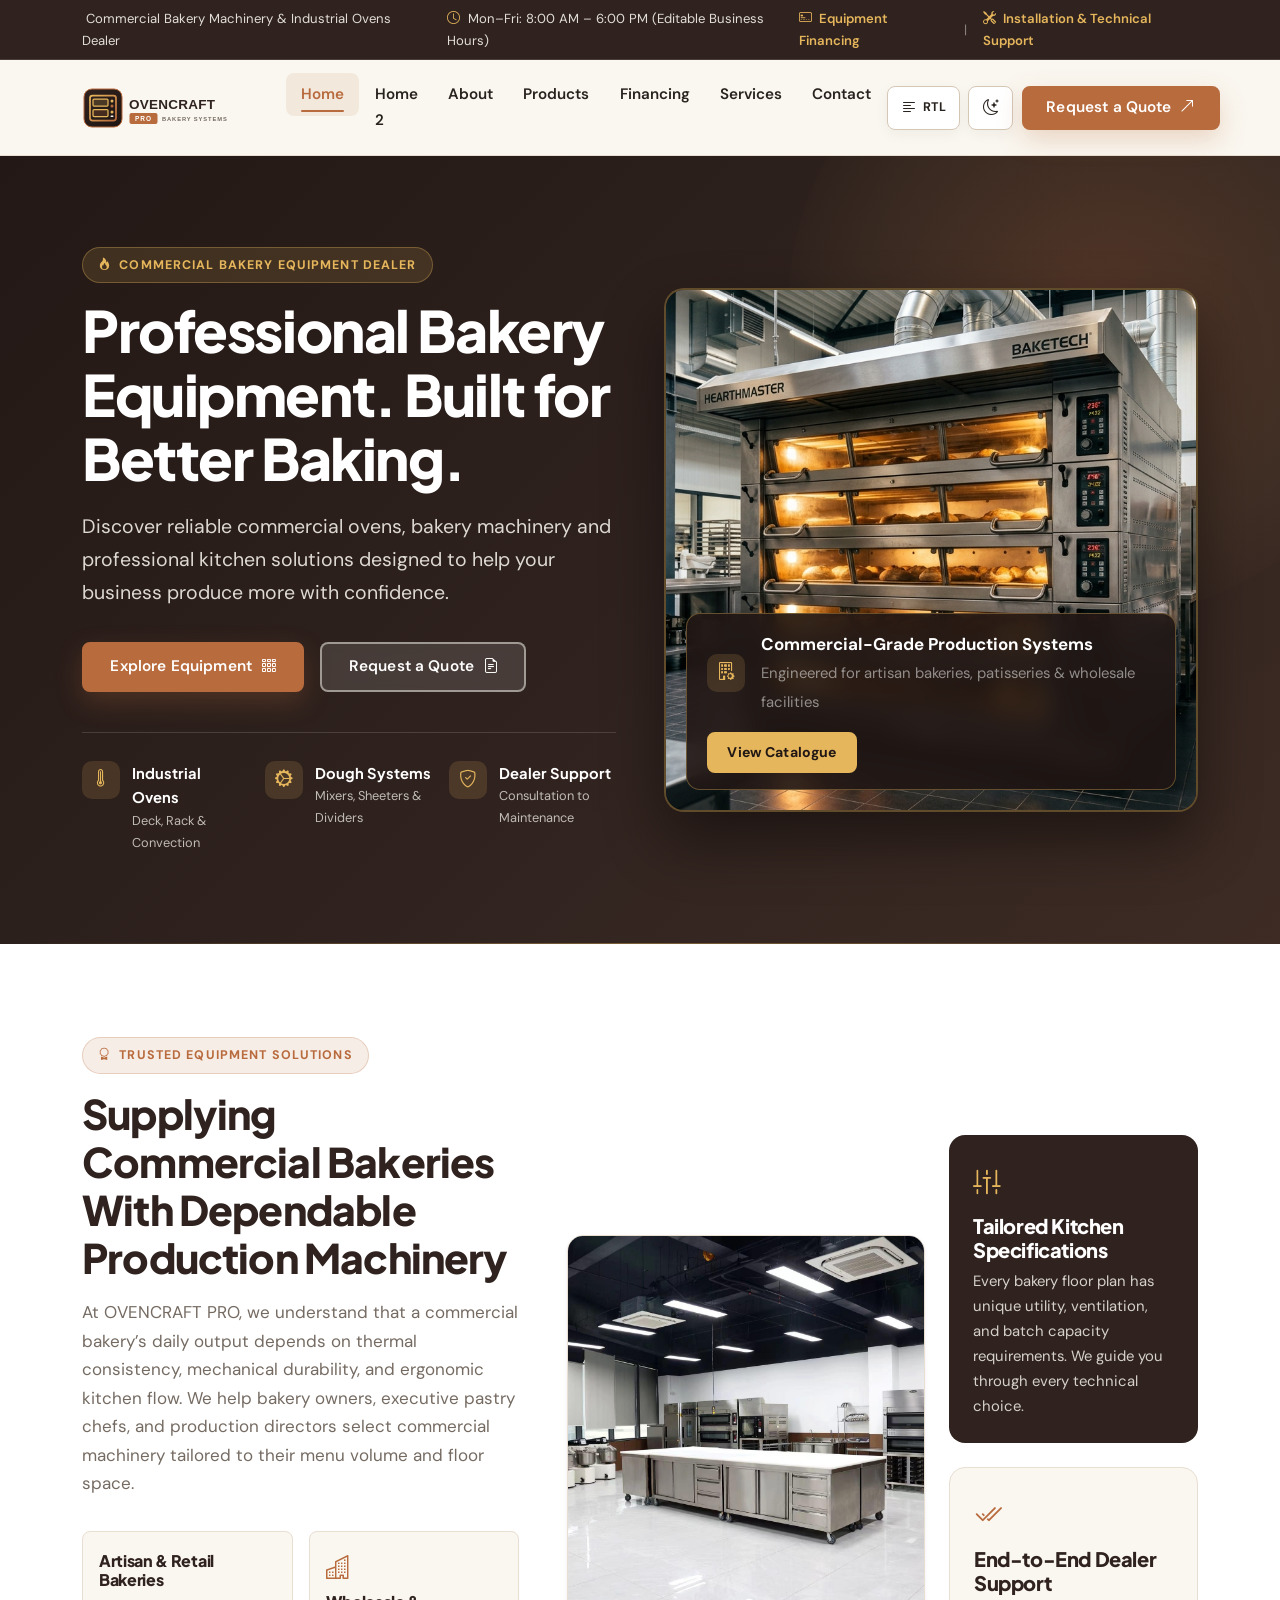
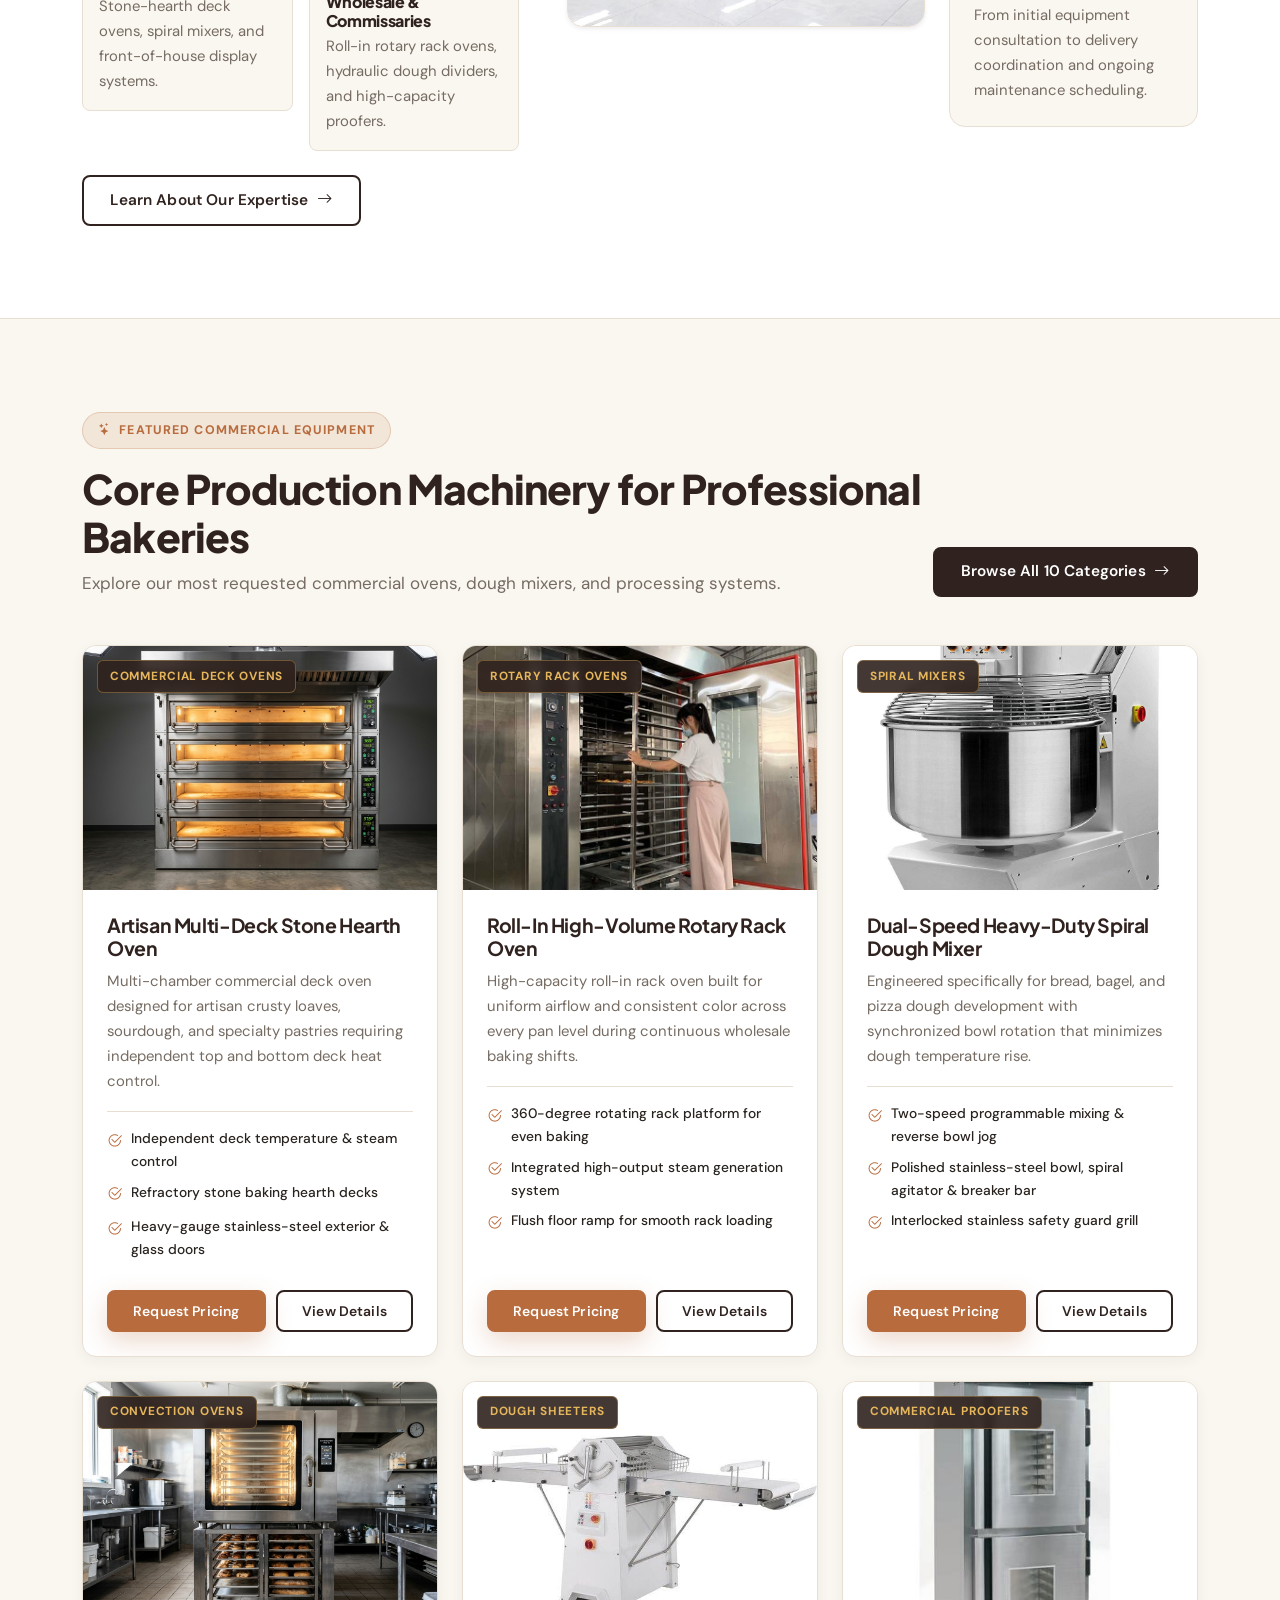
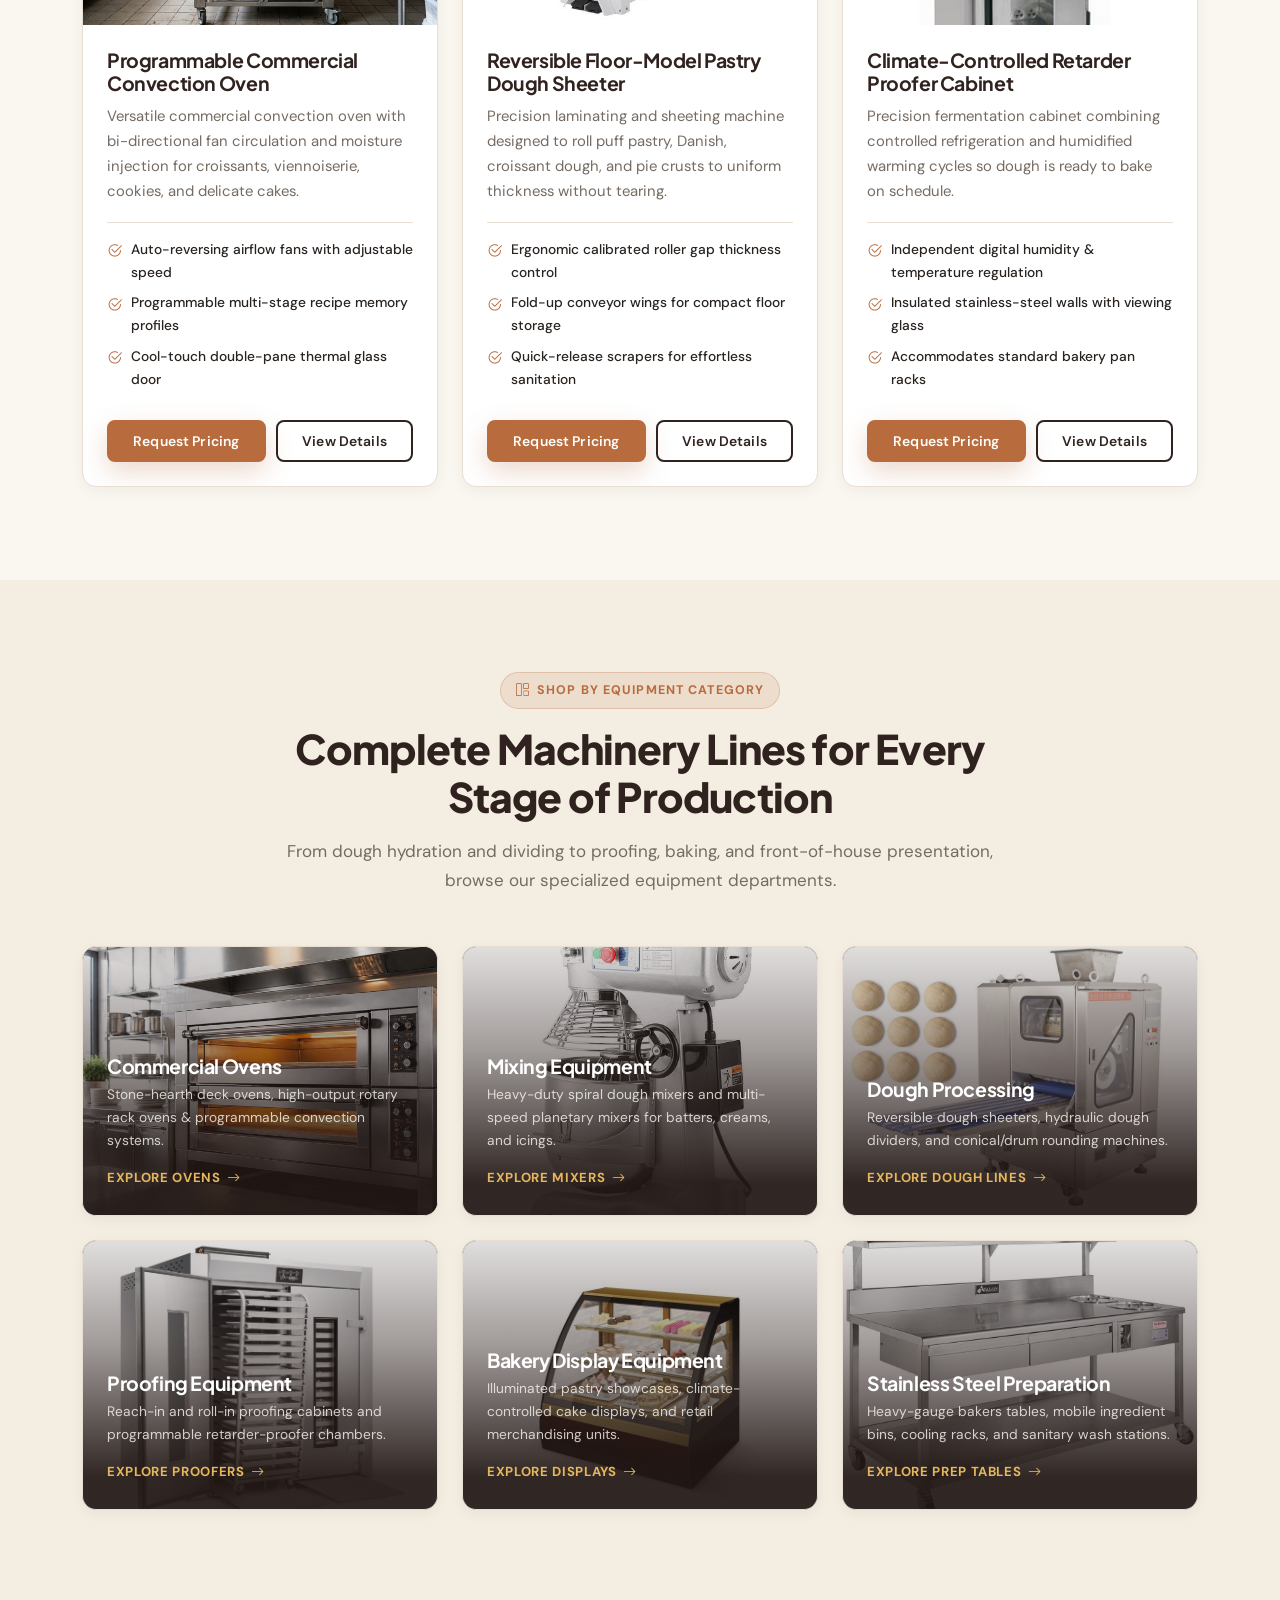
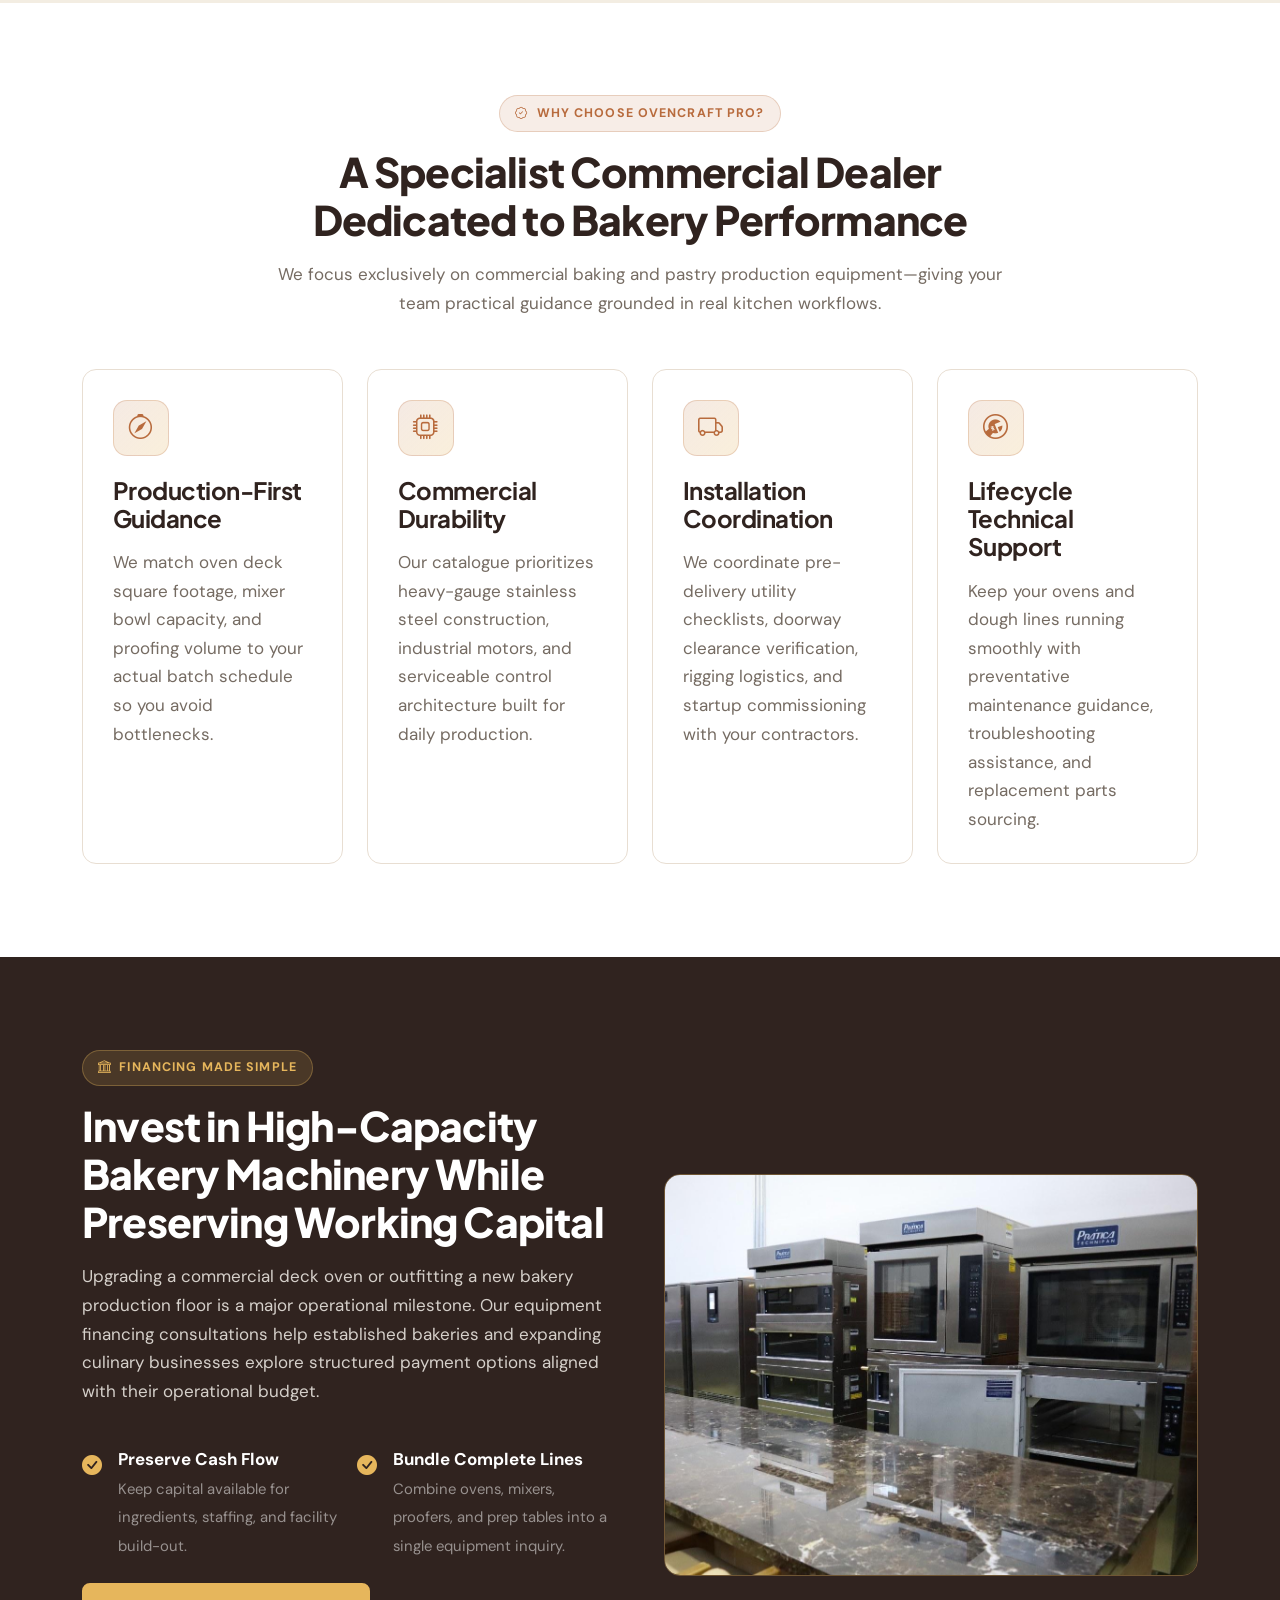
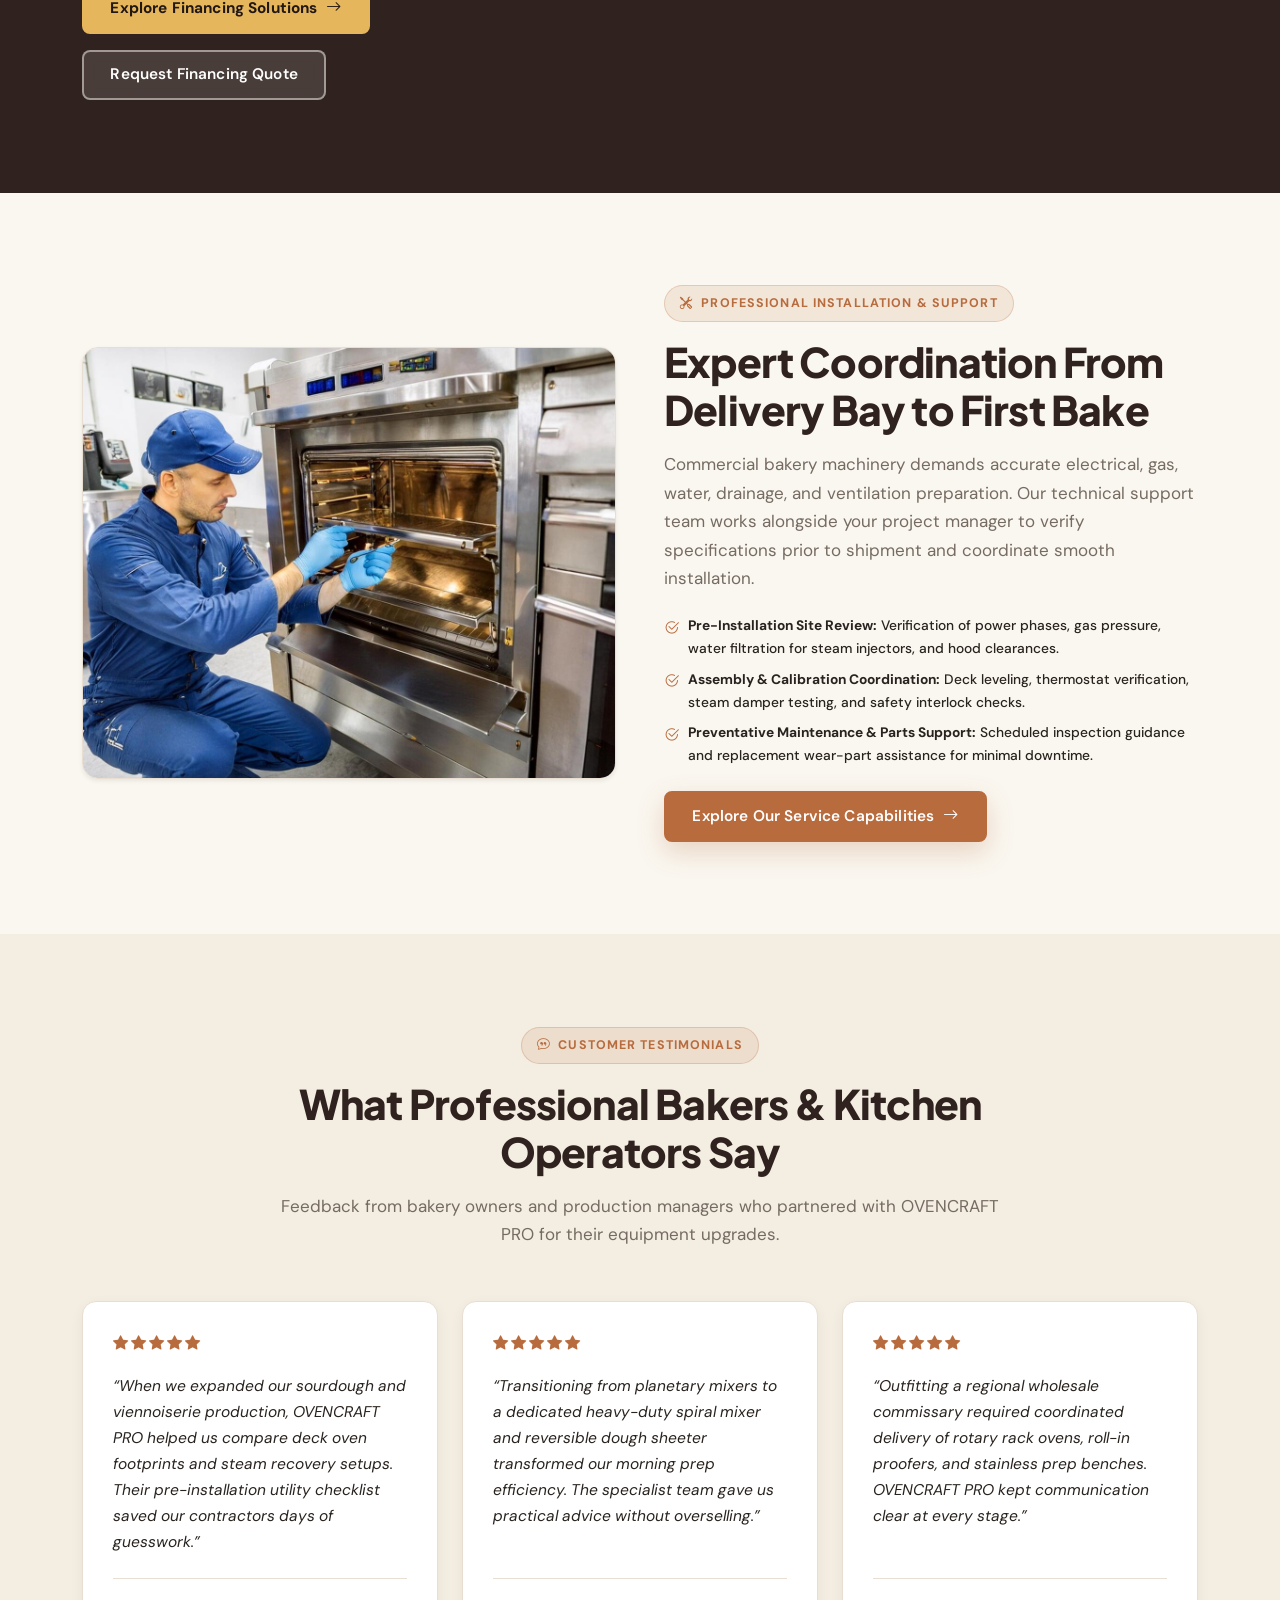
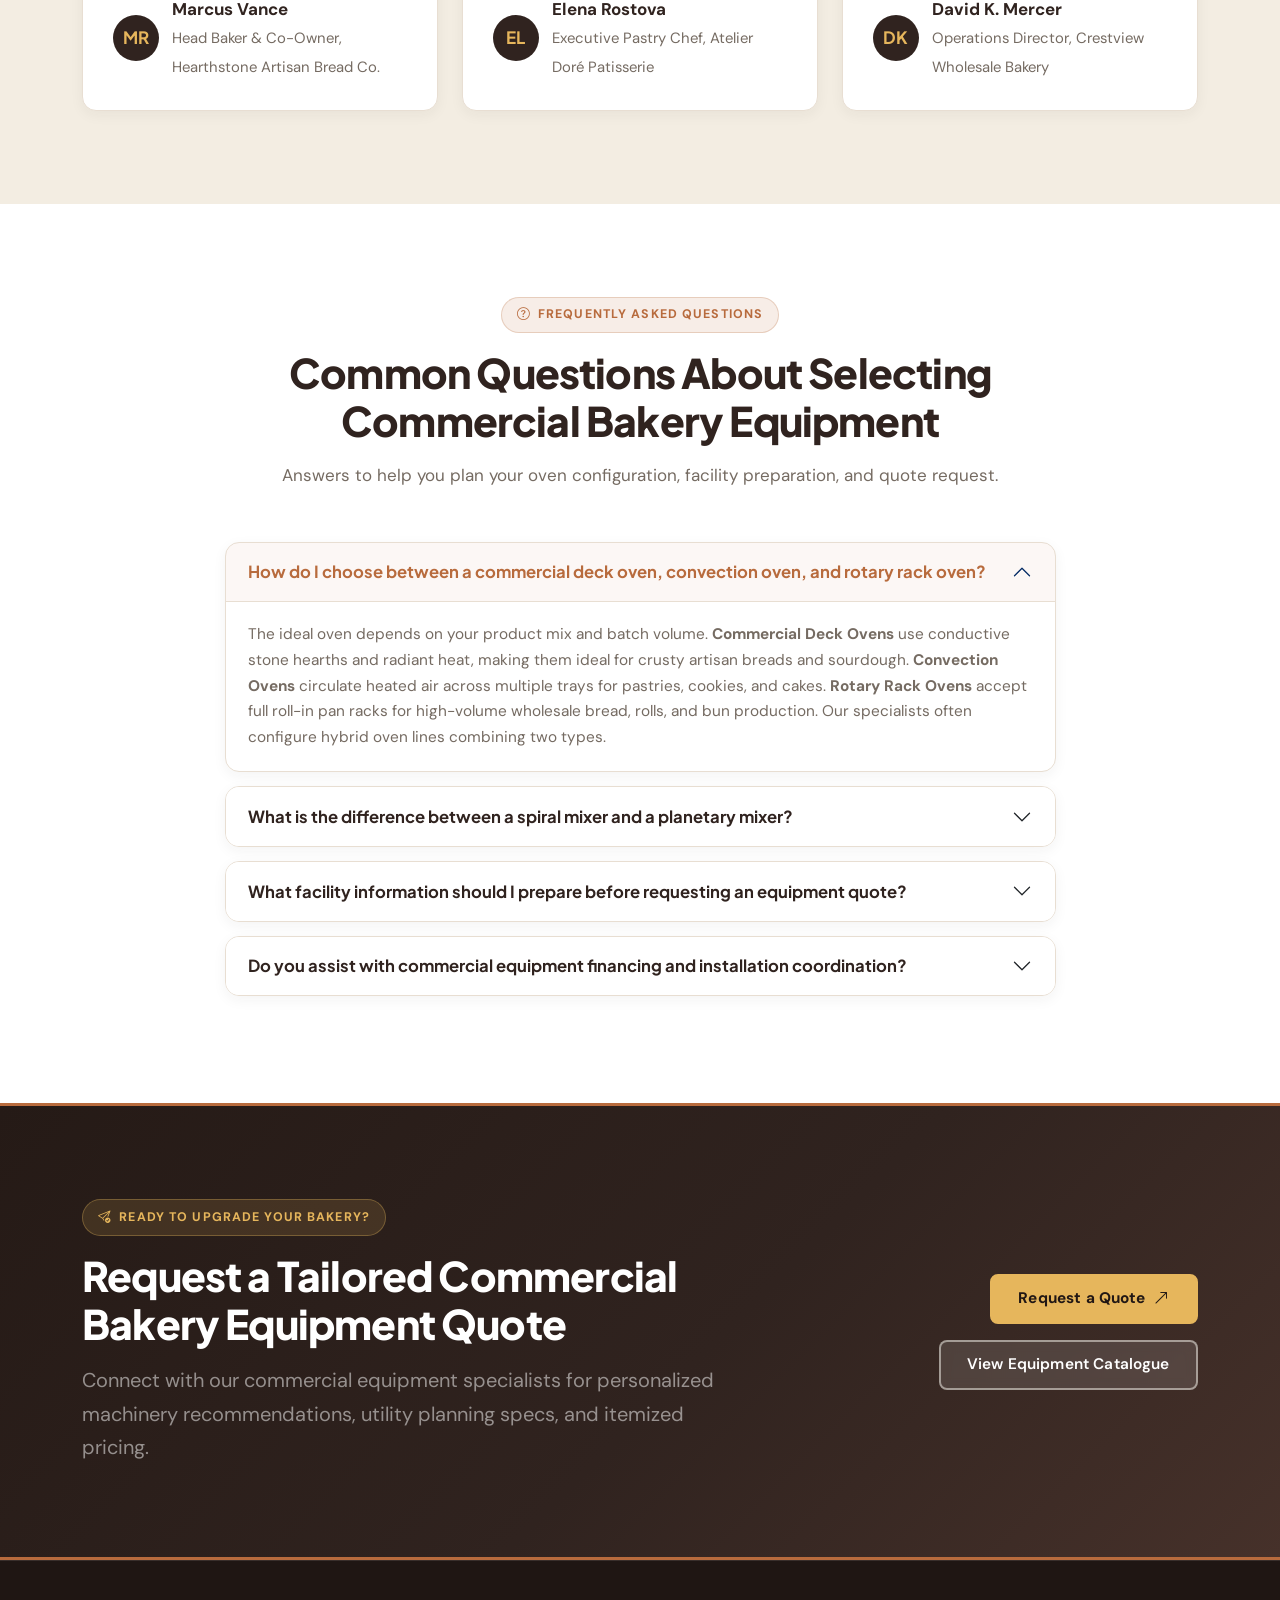
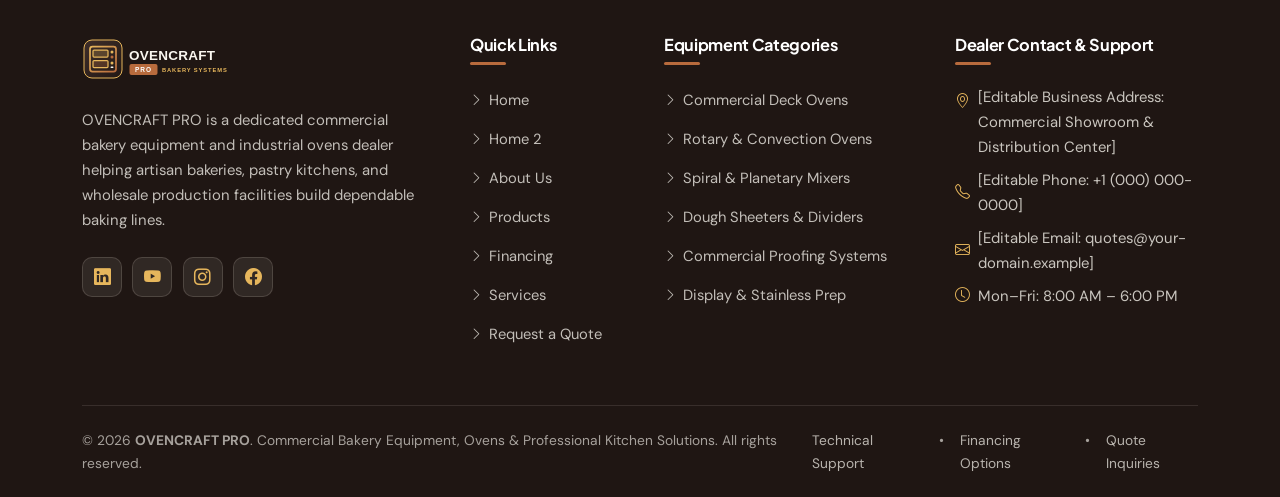
<file: index.html>
<!DOCTYPE html>
<html lang="en">
<head>
  <meta charset="UTF-8">
  <meta name="viewport" content="width=device-width, initial-scale=1.0">
  <title>OVENCRAFT PRO | Commercial Bakery Equipment, Ovens &amp; Professional Kitchen Solutions</title>
  <meta name="description" content="Discover reliable commercial bakery ovens, dough mixers, proofing systems, and professional kitchen machinery from OVENCRAFT PRO. Built for better commercial baking.">
  <meta property="og:title" content="OVENCRAFT PRO | Commercial Bakery Equipment &amp; Ovens Dealer">
  <meta property="og:description" content="Professional Bakery Equipment. Built for Better Baking. Explore commercial deck ovens, rotary rack ovens, spiral mixers, and complete bakery solutions.">
  <meta property="og:type" content="website">
  <meta property="og:image" content="assets/images/hero-commercial-oven.png">
  <link rel="icon" type="image/svg+xml" href="favicon.svg">

  <!-- Google Fonts: Plus Jakarta Sans & DM Sans -->
  <link rel="preconnect" href="https://fonts.googleapis.com">
  <link rel="preconnect" href="https://fonts.gstatic.com" crossorigin>
  <link href="https://fonts.googleapis.com/css2?family=DM+Sans:ital,opsz,wght@0,9..40,400;0,9..40,500;0,9..40,600;0,9..40,700;1,9..40,400&family=Plus+Jakarta+Sans:wght@600;700;800&display=swap" rel="stylesheet">

  <!-- Bootstrap 5.3 CSS & Bootstrap Icons -->
  <link href="https://cdn.jsdelivr.net/npm/bootstrap@5.3.3/dist/css/bootstrap.min.css" rel="stylesheet">
  <link href="https://cdn.jsdelivr.net/npm/bootstrap-icons@1.11.3/font/bootstrap-icons.min.css" rel="stylesheet">

  <!-- Custom Stylesheet -->
  <link rel="stylesheet" href="assets/css/style.css">
</head>
<body>

  <!-- Top Utility Bar -->
  <div class="top-utility-bar d-none d-md-block">
    <div class="container d-flex justify-content-between align-items-center">
      <div class="d-flex align-items-center gap-4">
        <span><i class="bi bi-Buildings me-1 text-wheat"></i> Commercial Bakery Machinery &amp; Industrial Ovens Dealer</span>
        <span><i class="bi bi-clock me-1 text-wheat"></i> Mon–Fri: 8:00 AM – 6:00 PM (Editable Business Hours)</span>
      </div>
      <div class="d-flex align-items-center gap-3">
        <a href="financing.html"><i class="bi bi-credit-card-2-front me-1"></i> Equipment Financing</a>
        <span class="opacity-50">|</span>
        <a href="services.html"><i class="bi bi-tools me-1"></i> Installation &amp; Technical Support</a>
      </div>
    </div>
  </div>

  <!-- Sticky Navigation Header -->
  <header class="site-header">
    <div class="container">
      <nav class="navbar navbar-expand-lg navbar-oc" aria-label="Main Navigation">
        <a class="navbar-brand-oc" href="index.html" aria-label="OVENCRAFT PRO Home">
          <img src="assets/images/logo.svg" alt="OVENCRAFT PRO Commercial Bakery Systems Logo" width="180" height="48">
        </a>

        <!-- Hamburger Toggler (Aligned Right on Mobile & Tablet) -->
        <button class="navbar-toggler navbar-toggler-oc d-lg-none" type="button" data-bs-toggle="collapse" data-bs-target="#ovencraftNavbar" aria-controls="ovencraftNavbar" aria-expanded="false" aria-label="Toggle navigation menu">
          <i class="bi bi-list"></i>
        </button>

        <div class="collapse navbar-collapse navbar-collapse-oc" id="ovencraftNavbar">
          <ul class="navbar-nav navbar-nav-oc mx-auto">
            <li class="nav-item">
              <a class="nav-link active" aria-current="page" href="index.html">Home</a>
            </li>
            <li class="nav-item">
              <a class="nav-link" href="home2.html">Home 2</a>
            </li>
            <li class="nav-item">
              <a class="nav-link" href="about.html">About</a>
            </li>
            <li class="nav-item">
              <a class="nav-link" href="products.html">Products</a>
            </li>
            <li class="nav-item">
              <a class="nav-link" href="financing.html">Financing</a>
            </li>
            <li class="nav-item">
              <a class="nav-link" href="services.html">Services</a>
            </li>
            <li class="nav-item">
              <a class="nav-link" href="contact.html">Contact</a>
            </li>
          </ul>
          <div class="header-cta-wrap">
            <div class="header-controls-group">
              <button type="button" class="btn-header-util js-rtl-toggle" aria-label="Toggle RTL and LTR layout direction" title="Toggle RTL / LTR">
                <i class="bi bi-text-left"></i><span>RTL</span>
              </button>
              <button type="button" class="btn-header-util js-theme-toggle" aria-label="Toggle Dark and Light theme" title="Toggle Theme">
                <i class="bi bi-moon-stars"></i><span class="d-lg-none">Dark</span>
              </button>
            </div>
            <a href="contact.html" class="btn-oc-primary">
              <span>Request a Quote</span>
              <i class="bi bi-arrow-up-right"></i>
            </a>
          </div>
        </div>
      </nav>
    </div>
  </header>

  <main>
    <!-- 1. PREMIUM HERO SECTION -->
    <section class="hero-home">
      <div class="container">
        <div class="row align-items-center g-5">
          <div class="col-lg-6 reveal-item">
            <span class="eyebrow-badge eyebrow-badge-light">
              <i class="bi bi-fire"></i> Commercial Bakery Equipment Dealer
            </span>
            <h1 class="display-hero">Professional Bakery Equipment. Built for Better Baking.</h1>
            <p class="hero-lead">
              Discover reliable commercial ovens, bakery machinery and professional kitchen solutions designed to help your business produce more with confidence.
            </p>
            <div class="d-flex flex-wrap gap-3">
              <a href="products.html" class="btn-oc-primary">
                <span>Explore Equipment</span>
                <i class="bi bi-grid-3x3-gap"></i>
              </a>
              <a href="contact.html" class="btn-oc-light">
                <span>Request a Quote</span>
                <i class="bi bi-file-earmark-text"></i>
              </a>
            </div>

            <div class="hero-trust-strip">
              <div class="hero-trust-item">
                <div class="hero-trust-icon"><i class="bi bi-thermometer-high"></i></div>
                <div>
                  <strong>Industrial Ovens</strong>
                  <span>Deck, Rack &amp; Convection</span>
                </div>
              </div>
              <div class="hero-trust-item">
                <div class="hero-trust-icon"><i class="bi bi-gear-wide-connected"></i></div>
                <div>
                  <strong>Dough Systems</strong>
                  <span>Mixers, Sheeters &amp; Dividers</span>
                </div>
              </div>
              <div class="hero-trust-item">
                <div class="hero-trust-icon"><i class="bi bi-shield-check"></i></div>
                <div>
                  <strong>Dealer Support</strong>
                  <span>Consultation to Maintenance</span>
                </div>
              </div>
            </div>
          </div>

          <div class="col-lg-6 reveal-item">
            <div class="hero-visual-frame">
              <img src="assets/images/hero-commercial-oven.png" alt="Large commercial multi-deck stainless-steel bakery oven in a modern industrial bakery facility" width="800" height="520">
              <div class="hero-floating-badge">
                <div class="d-flex align-items-center gap-3">
                  <div class="hero-trust-icon"><i class="bi bi-building-gear"></i></div>
                  <div>
                    <strong class="d-block text-white">Commercial-Grade Production Systems</strong>
                    <span class="small text-white-50">Engineered for artisan bakeries, patisseries &amp; wholesale facilities</span>
                  </div>
                </div>
                <a href="products.html" class="btn-oc-wheat btn-sm-oc">View Catalogue</a>
              </div>
            </div>
          </div>
        </div>
      </div>
    </section>

    <!-- 2. TRUSTED EQUIPMENT SOLUTIONS -->
    <section class="section-padding bg-surface border-bottom" style="border-color: var(--oc-border) !important;">
      <div class="container">
        <div class="row align-items-center g-5">
          <div class="col-lg-5 reveal-item">
            <span class="eyebrow-badge"><i class="bi bi-award"></i> Trusted Equipment Solutions</span>
            <h2 class="section-title">Supplying Commercial Bakeries With Dependable Production Machinery</h2>
            <p>
              At OVENCRAFT PRO, we understand that a commercial bakery’s daily output depends on thermal consistency, mechanical durability, and ergonomic kitchen flow. We help bakery owners, executive pastry chefs, and production directors select commercial machinery tailored to their menu volume and floor space.
            </p>
            <div class="row g-3 mt-2 mb-4">
              <div class="col-sm-6">
                <div class="p-3 rounded-3 bg-cream border" style="border-color: var(--oc-border) !important;">
                  <i class="bi bi-Shop text-copper fs-4 d-block mb-1"></i>
                  <h3 class="h6 mb-1">Artisan &amp; Retail Bakeries</h3>
                  <p class="small mb-0">Stone-hearth deck ovens, spiral mixers, and front-of-house display systems.</p>
                </div>
              </div>
              <div class="col-sm-6">
                <div class="p-3 rounded-3 bg-cream border" style="border-color: var(--oc-border) !important;">
                  <i class="bi bi-buildings text-copper fs-4 d-block mb-1"></i>
                  <h3 class="h6 mb-1">Wholesale &amp; Commissaries</h3>
                  <p class="small mb-0">Roll-in rotary rack ovens, hydraulic dough dividers, and high-capacity proofers.</p>
                </div>
              </div>
            </div>
            <a href="about.html" class="btn-oc-outline">
              <span>Learn About Our Expertise</span>
              <i class="bi bi-arrow-right"></i>
            </a>
          </div>
          <div class="col-lg-7 reveal-item">
            <div class="row g-4 align-items-center">
              <div class="col-md-7">
                <div class="rounded-4 overflow-hidden shadow-sm border" style="border-color: var(--oc-border) !important;">
                  <img src="assets/images/image copy 28.png" alt="OVENCRAFT PRO commercial bakery equipment showroom displaying stainless steel ovens and mixers" class="w-100" style="height: 390px; object-fit: cover;" loading="lazy">
                </div>
              </div>
              <div class="col-md-5">
                <div class="p-4 rounded-4 bg-espresso mb-4">
                  <i class="bi bi-sliders2-vertical text-wheat fs-3 d-block mb-2"></i>
                  <h3 class="h5 text-white mb-2">Tailored Kitchen Specifications</h3>
                  <p class="small mb-0">
                    Every bakery floor plan has unique utility, ventilation, and batch capacity requirements. We guide you through every technical choice.
                  </p>
                </div>
                <div class="p-4 rounded-4 bg-cream border" style="border-color: var(--oc-border) !important;">
                  <i class="bi bi-check2-all text-copper fs-3 d-block mb-2"></i>
                  <h3 class="h5 mb-2">End-to-End Dealer Support</h3>
                  <p class="small mb-0">
                    From initial equipment consultation to delivery coordination and ongoing maintenance scheduling.
                  </p>
                </div>
              </div>
            </div>
          </div>
        </div>
      </div>
    </section>

    <!-- 3. FEATURED COMMERCIAL EQUIPMENT -->
    <section class="section-padding bg-cream">
      <div class="container">
        <div class="d-flex flex-column flex-md-row justify-content-between align-items-md-end mb-5 reveal-item">
          <div>
            <span class="eyebrow-badge"><i class="bi bi-stars"></i> Featured Commercial Equipment</span>
            <h2 class="section-title mb-2">Core Production Machinery for Professional Bakeries</h2>
            <p class="mb-0">Explore our most requested commercial ovens, dough mixers, and processing systems.</p>
          </div>
          <div class="mt-3 mt-md-0">
            <a href="products.html" class="btn-oc-secondary">
              <span>Browse All 10 Categories</span>
              <i class="bi bi-arrow-right"></i>
            </a>
          </div>
        </div>

        <div class="row g-4">
          <!-- Featured Item 1 -->
          <div class="col-md-6 col-lg-4 reveal-item">
            <article class="oc-card">
              <div class="oc-card-media">
                <img src="assets/images/deck-oven.png" alt="Multi-Deck Commercial Stone Hearth Bakery Oven" loading="lazy">
                <span class="oc-card-badge">Commercial Deck Ovens</span>
              </div>
              <div class="oc-card-body">
                <h3 class="oc-card-title">Artisan Multi-Deck Stone Hearth Oven</h3>
                <p class="oc-card-desc">
                  Multi-chamber commercial deck oven designed for artisan crusty loaves, sourdough, and specialty pastries requiring independent top and bottom deck heat control.
                </p>
                <ul class="oc-feature-list">
                  <li><i class="bi bi-check2-circle"></i><span>Independent deck temperature &amp; steam control</span></li>
                  <li><i class="bi bi-check2-circle"></i><span>Refractory stone baking hearth decks</span></li>
                  <li><i class="bi bi-check2-circle"></i><span>Heavy-gauge stainless-steel exterior &amp; glass doors</span></li>
                </ul>
                <div class="oc-card-actions">
                  <a href="contact.html?equipment=Artisan+Multi-Deck+Stone+Hearth+Oven&category=Commercial+Deck+Ovens" class="btn-oc-primary">Request Pricing</a>
                  <a href="products.html?category=ovens" class="btn-oc-outline">View Details</a>
                </div>
              </div>
            </article>
          </div>

          <!-- Featured Item 2 -->
          <div class="col-md-6 col-lg-4 reveal-item">
            <article class="oc-card">
              <div class="oc-card-media">
                <img src="assets/images/image copy 2.png" alt="Roll-In Commercial Rotary Rack Bakery Oven" loading="lazy">
                <span class="oc-card-badge">Rotary Rack Ovens</span>
              </div>
              <div class="oc-card-body">
                <h3 class="oc-card-title">Roll-In High-Volume Rotary Rack Oven</h3>
                <p class="oc-card-desc">
                  High-capacity roll-in rack oven built for uniform airflow and consistent color across every pan level during continuous wholesale baking shifts.
                </p>
                <ul class="oc-feature-list">
                  <li><i class="bi bi-check2-circle"></i><span>360-degree rotating rack platform for even baking</span></li>
                  <li><i class="bi bi-check2-circle"></i><span>Integrated high-output steam generation system</span></li>
                  <li><i class="bi bi-check2-circle"></i><span>Flush floor ramp for smooth rack loading</span></li>
                </ul>
                <div class="oc-card-actions">
                  <a href="contact.html?equipment=Roll-In+High-Volume+Rotary+Rack+Oven&category=Rotary+Rack+Ovens" class="btn-oc-primary">Request Pricing</a>
                  <a href="products.html?category=ovens" class="btn-oc-outline">View Details</a>
                </div>
              </div>
            </article>
          </div>

          <!-- Featured Item 3 -->
          <div class="col-md-6 col-lg-4 reveal-item">
            <article class="oc-card">
              <div class="oc-card-media">
                <img src="assets/images/image copy 8.png" alt="Heavy-Duty Commercial Spiral Dough Mixer" loading="lazy">
                <span class="oc-card-badge">Spiral Mixers</span>
              </div>
              <div class="oc-card-body">
                <h3 class="oc-card-title">Dual-Speed Heavy-Duty Spiral Dough Mixer</h3>
                <p class="oc-card-desc">
                  Engineered specifically for bread, bagel, and pizza dough development with synchronized bowl rotation that minimizes dough temperature rise.
                </p>
                <ul class="oc-feature-list">
                  <li><i class="bi bi-check2-circle"></i><span>Two-speed programmable mixing &amp; reverse bowl jog</span></li>
                  <li><i class="bi bi-check2-circle"></i><span>Polished stainless-steel bowl, spiral agitator &amp; breaker bar</span></li>
                  <li><i class="bi bi-check2-circle"></i><span>Interlocked stainless safety guard grill</span></li>
                </ul>
                <div class="oc-card-actions">
                  <a href="contact.html?equipment=Dual-Speed+Heavy-Duty+Spiral+Dough+Mixer&category=Spiral+Mixers" class="btn-oc-primary">Request Pricing</a>
                  <a href="products.html?category=mixing" class="btn-oc-outline">View Details</a>
                </div>
              </div>
            </article>
          </div>

          <!-- Featured Item 4 -->
          <div class="col-md-6 col-lg-4 reveal-item">
            <article class="oc-card">
              <div class="oc-card-media">
                <img src="assets/images/convection-oven.png" alt="Commercial Multi-Tray Bakery Convection Oven" loading="lazy">
                <span class="oc-card-badge">Convection Ovens</span>
              </div>
              <div class="oc-card-body">
                <h3 class="oc-card-title">Programmable Commercial Convection Oven</h3>
                <p class="oc-card-desc">
                  Versatile commercial convection oven with bi-directional fan circulation and moisture injection for croissants, viennoiserie, cookies, and delicate cakes.
                </p>
                <ul class="oc-feature-list">
                  <li><i class="bi bi-check2-circle"></i><span>Auto-reversing airflow fans with adjustable speed</span></li>
                  <li><i class="bi bi-check2-circle"></i><span>Programmable multi-stage recipe memory profiles</span></li>
                  <li><i class="bi bi-check2-circle"></i><span>Cool-touch double-pane thermal glass door</span></li>
                </ul>
                <div class="oc-card-actions">
                  <a href="contact.html?equipment=Programmable+Commercial+Convection+Oven&category=Convection+Ovens" class="btn-oc-primary">Request Pricing</a>
                  <a href="products.html?category=ovens" class="btn-oc-outline">View Details</a>
                </div>
              </div>
            </article>
          </div>

          <!-- Featured Item 5 -->
          <div class="col-md-6 col-lg-4 reveal-item">
            <article class="oc-card">
              <div class="oc-card-media">
                <img src="assets/images/image copy 10.png" alt="Commercial Reversible Pastry Dough Sheeter" loading="lazy">
                <span class="oc-card-badge">Dough Sheeters</span>
              </div>
              <div class="oc-card-body">
                <h3 class="oc-card-title">Reversible Floor-Model Pastry Dough Sheeter</h3>
                <p class="oc-card-desc">
                  Precision laminating and sheeting machine designed to roll puff pastry, Danish, croissant dough, and pie crusts to uniform thickness without tearing.
                </p>
                <ul class="oc-feature-list">
                  <li><i class="bi bi-check2-circle"></i><span>Ergonomic calibrated roller gap thickness control</span></li>
                  <li><i class="bi bi-check2-circle"></i><span>Fold-up conveyor wings for compact floor storage</span></li>
                  <li><i class="bi bi-check2-circle"></i><span>Quick-release scrapers for effortless sanitation</span></li>
                </ul>
                <div class="oc-card-actions">
                  <a href="contact.html?equipment=Reversible+Floor-Model+Pastry+Dough+Sheeter&category=Dough+Sheeters" class="btn-oc-primary">Request Pricing</a>
                  <a href="products.html?category=dough-processing" class="btn-oc-outline">View Details</a>
                </div>
              </div>
            </article>
          </div>

          <!-- Featured Item 6 -->
          <div class="col-md-6 col-lg-4 reveal-item">
            <article class="oc-card">
              <div class="oc-card-media">
                <img src="assets/images/image copy 12.png" alt="Commercial Stainless-Steel Retarder Proofer Cabinet" loading="lazy">
                <span class="oc-card-badge">Commercial Proofers</span>
              </div>
              <div class="oc-card-body">
                <h3 class="oc-card-title">Climate-Controlled Retarder Proofer Cabinet</h3>
                <p class="oc-card-desc">
                  Precision fermentation cabinet combining controlled refrigeration and humidified warming cycles so dough is ready to bake on schedule.
                </p>
                <ul class="oc-feature-list">
                  <li><i class="bi bi-check2-circle"></i><span>Independent digital humidity &amp; temperature regulation</span></li>
                  <li><i class="bi bi-check2-circle"></i><span>Insulated stainless-steel walls with viewing glass</span></li>
                  <li><i class="bi bi-check2-circle"></i><span>Accommodates standard bakery pan racks</span></li>
                </ul>
                <div class="oc-card-actions">
                  <a href="contact.html?equipment=Climate-Controlled+Retarder+Proofer+Cabinet&category=Commercial+Proofers" class="btn-oc-primary">Request Pricing</a>
                  <a href="products.html?category=proofing" class="btn-oc-outline">View Details</a>
                </div>
              </div>
            </article>
          </div>
        </div>
      </div>
    </section>

    <!-- 4. SHOP BY EQUIPMENT CATEGORY -->
    <section class="section-padding bg-stone-cream">
      <div class="container">
        <div class="section-header text-center reveal-item">
          <span class="eyebrow-badge"><i class="bi bi-grid-1x2"></i> Shop by Equipment Category</span>
          <h2 class="section-title">Complete Machinery Lines for Every Stage of Production</h2>
          <p class="mb-0">
            From dough hydration and dividing to proofing, baking, and front-of-house presentation, browse our specialized equipment departments.
          </p>
        </div>

        <div class="row g-4">
          <div class="col-md-6 col-lg-4 reveal-item">
            <a href="products.html?category=ovens" class="category-tile">
              <img src="assets/images/image.png" alt="Commercial Ovens Category - Deck, Rack and Convection Ovens" loading="lazy">
              <div class="category-tile-content">
                <h3>Commercial Ovens</h3>
                <p>Stone-hearth deck ovens, high-output rotary rack ovens &amp; programmable convection systems.</p>
                <span class="category-link-pill">Explore Ovens <i class="bi bi-arrow-right"></i></span>
              </div>
            </a>
          </div>

          <div class="col-md-6 col-lg-4 reveal-item">
            <a href="products.html?category=mixing" class="category-tile">
              <img src="assets/images/image copy 9.png" alt="Mixing Equipment Category - Spiral and Planetary Mixers" loading="lazy">
              <div class="category-tile-content">
                <h3>Mixing Equipment</h3>
                <p>Heavy-duty spiral dough mixers and multi-speed planetary mixers for batters, creams, and icings.</p>
                <span class="category-link-pill">Explore Mixers <i class="bi bi-arrow-right"></i></span>
              </div>
            </a>
          </div>

          <div class="col-md-6 col-lg-4 reveal-item">
            <a href="products.html?category=dough-processing" class="category-tile">
              <img src="assets/images/image copy 11.png" alt="Dough Processing Category - Sheeters, Dividers and Rounders" loading="lazy">
              <div class="category-tile-content">
                <h3>Dough Processing</h3>
                <p>Reversible dough sheeters, hydraulic dough dividers, and conical/drum rounding machines.</p>
                <span class="category-link-pill">Explore Dough Lines <i class="bi bi-arrow-right"></i></span>
              </div>
            </a>
          </div>

          <div class="col-md-6 col-lg-4 reveal-item">
            <a href="products.html?category=proofing" class="category-tile">
              <img src="assets/images/image copy 15.png" alt="Proofing Equipment Category - Roll-In and Reach-In Proofers" loading="lazy">
              <div class="category-tile-content">
                <h3>Proofing Equipment</h3>
                <p>Reach-in and roll-in proofing cabinets and programmable retarder-proofer chambers.</p>
                <span class="category-link-pill">Explore Proofers <i class="bi bi-arrow-right"></i></span>
              </div>
            </a>
          </div>

          <div class="col-md-6 col-lg-4 reveal-item">
            <a href="products.html?category=accessories" class="category-tile">
              <img src="assets/images/image copy 13.png" alt="Bakery Display Equipment Category" loading="lazy">
              <div class="category-tile-content">
                <h3>Bakery Display Equipment</h3>
                <p>Illuminated pastry showcases, climate-controlled cake displays, and retail merchandising units.</p>
                <span class="category-link-pill">Explore Displays <i class="bi bi-arrow-right"></i></span>
              </div>
            </a>
          </div>

          <div class="col-md-6 col-lg-4 reveal-item">
            <a href="products.html?category=accessories" class="category-tile">
              <img src="assets/images/image copy 14.png" alt="Stainless Steel Preparation Equipment Category" loading="lazy">
              <div class="category-tile-content">
                <h3>Stainless Steel Preparation</h3>
                <p>Heavy-gauge bakers tables, mobile ingredient bins, cooling racks, and sanitary wash stations.</p>
                <span class="category-link-pill">Explore Prep Tables <i class="bi bi-arrow-right"></i></span>
              </div>
            </a>
          </div>
        </div>
      </div>
    </section>

    <!-- 5. WHY CHOOSE OVENCRAFT PRO? -->
    <section class="section-padding bg-surface">
      <div class="container">
        <div class="section-header text-center reveal-item">
          <span class="eyebrow-badge"><i class="bi bi-patch-check"></i> Why Choose OVENCRAFT PRO?</span>
          <h2 class="section-title">A Specialist Commercial Dealer Dedicated to Bakery Performance</h2>
          <p class="mb-0">
            We focus exclusively on commercial baking and pastry production equipment—giving your team practical guidance grounded in real kitchen workflows.
          </p>
        </div>

        <div class="row g-4">
          <div class="col-md-6 col-lg-3 reveal-item">
            <div class="pillar-box">
              <div class="pillar-icon"><i class="bi bi-compass"></i></div>
              <h3>Production-First Guidance</h3>
              <p class="mb-0">
                We match oven deck square footage, mixer bowl capacity, and proofing volume to your actual batch schedule so you avoid bottlenecks.
              </p>
            </div>
          </div>

          <div class="col-md-6 col-lg-3 reveal-item">
            <div class="pillar-box">
              <div class="pillar-icon"><i class="bi bi-cpu"></i></div>
              <h3>Commercial Durability</h3>
              <p class="mb-0">
                Our catalogue prioritizes heavy-gauge stainless steel construction, industrial motors, and serviceable control architecture built for daily production.
              </p>
            </div>
          </div>

          <div class="col-md-6 col-lg-3 reveal-item">
            <div class="pillar-box">
              <div class="pillar-icon"><i class="bi bi-truck"></i></div>
              <h3>Installation Coordination</h3>
              <p class="mb-0">
                We coordinate pre-delivery utility checklists, doorway clearance verification, rigging logistics, and startup commissioning with your contractors.
              </p>
            </div>
          </div>

          <div class="col-md-6 col-lg-3 reveal-item">
            <div class="pillar-box">
              <div class="pillar-icon"><i class="bi bi-wrench-adjustable-circle"></i></div>
              <h3>Lifecycle Technical Support</h3>
              <p class="mb-0">
                Keep your ovens and dough lines running smoothly with preventative maintenance guidance, troubleshooting assistance, and replacement parts sourcing.
              </p>
            </div>
          </div>
        </div>
      </div>
    </section>

    <!-- 6. FINANCING MADE SIMPLE -->
    <section class="section-padding bg-espresso">
      <div class="container">
        <div class="row align-items-center g-5">
          <div class="col-lg-6 reveal-item">
            <span class="eyebrow-badge eyebrow-badge-light"><i class="bi bi-bank"></i> Financing Made Simple</span>
            <h2 class="section-title">Invest in High-Capacity Bakery Machinery While Preserving Working Capital</h2>
            <p>
              Upgrading a commercial deck oven or outfitting a new bakery production floor is a major operational milestone. Our equipment financing consultations help established bakeries and expanding culinary businesses explore structured payment options aligned with their operational budget.
            </p>
            <div class="row g-3 my-4">
              <div class="col-sm-6">
                <div class="d-flex align-items-start gap-3">
                  <i class="bi bi-check-circle-fill text-wheat fs-5 mt-1"></i>
                  <div>
                    <strong class="d-block text-white">Preserve Cash Flow</strong>
                    <span class="small text-white-50">Keep capital available for ingredients, staffing, and facility build-out.</span>
                  </div>
                </div>
              </div>
              <div class="col-sm-6">
                <div class="d-flex align-items-start gap-3">
                  <i class="bi bi-check-circle-fill text-wheat fs-5 mt-1"></i>
                  <div>
                    <strong class="d-block text-white">Bundle Complete Lines</strong>
                    <span class="small text-white-50">Combine ovens, mixers, proofers, and prep tables into a single equipment inquiry.</span>
                  </div>
                </div>
              </div>
            </div>
            <div class="d-flex flex-wrap gap-3">
              <a href="financing.html" class="btn-oc-wheat">
                <span>Explore Financing Solutions</span>
                <i class="bi bi-arrow-right"></i>
              </a>
              <a href="contact.html" class="btn-oc-light">
                <span>Request Financing Quote</span>
              </a>
            </div>
          </div>

          <div class="col-lg-6 reveal-item">
            <div class="rounded-4 overflow-hidden border" style="border-color: rgba(230, 182, 92, 0.35) !important;">
              <img src="assets/images/image copy 26.png" alt="Equipment specialists reviewing commercial bakery floor plans and investment options" class="w-100" style="height: 400px; object-fit: cover;" loading="lazy">
            </div>
          </div>
        </div>
      </div>
    </section>

    <!-- 7. PROFESSIONAL INSTALLATION & SUPPORT -->
    <section class="section-padding bg-cream">
      <div class="container">
        <div class="row align-items-center g-5">
          <div class="col-lg-6 order-2 order-lg-1 reveal-item">
            <div class="rounded-4 overflow-hidden shadow-sm border" style="border-color: var(--oc-border) !important;">
              <img src="assets/images/image copy 24.png" alt="Commercial bakery equipment technician calibrating a stainless-steel multi-deck oven" class="w-100" style="height: 430px; object-fit: cover;" loading="lazy">
            </div>
          </div>
          <div class="col-lg-6 order-1 order-lg-2 reveal-item">
            <span class="eyebrow-badge"><i class="bi bi-tools"></i> Professional Installation &amp; Support</span>
            <h2 class="section-title">Expert Coordination From Delivery Bay to First Bake</h2>
            <p>
              Commercial bakery machinery demands accurate electrical, gas, water, drainage, and ventilation preparation. Our technical support team works alongside your project manager to verify specifications prior to shipment and coordinate smooth installation.
            </p>
            <ul class="oc-feature-list border-0 pt-1 mb-4">
              <li><i class="bi bi-check2-circle"></i><span><strong>Pre-Installation Site Review:</strong> Verification of power phases, gas pressure, water filtration for steam injectors, and hood clearances.</span></li>
              <li><i class="bi bi-check2-circle"></i><span><strong>Assembly &amp; Calibration Coordination:</strong> Deck leveling, thermostat verification, steam damper testing, and safety interlock checks.</span></li>
              <li><i class="bi bi-check2-circle"></i><span><strong>Preventative Maintenance &amp; Parts Support:</strong> Scheduled inspection guidance and replacement wear-part assistance for minimal downtime.</span></li>
            </ul>
            <a href="services.html" class="btn-oc-primary">
              <span>Explore Our Service Capabilities</span>
              <i class="bi bi-arrow-right"></i>
            </a>
          </div>
        </div>
      </div>
    </section>

    <!-- 8. CUSTOMER TESTIMONIALS -->
    <section class="section-padding bg-stone-cream">
      <div class="container">
        <div class="section-header text-center reveal-item">
          <span class="eyebrow-badge"><i class="bi bi-chat-quote"></i> Customer Testimonials</span>
          <h2 class="section-title">What Professional Bakers &amp; Kitchen Operators Say</h2>
          <p class="mb-0">
            Feedback from bakery owners and production managers who partnered with OVENCRAFT PRO for their equipment upgrades.
          </p>
        </div>

        <div class="row g-4">
          <div class="col-md-6 col-lg-4 reveal-item">
            <div class="testimonial-card">
              <div class="testimonial-stars" aria-label="5 out of 5 stars">
                <i class="bi bi-star-fill"></i><i class="bi bi-star-fill"></i><i class="bi bi-star-fill"></i><i class="bi bi-star-fill"></i><i class="bi bi-star-fill"></i>
              </div>
              <p class="testimonial-quote">
                “When we expanded our sourdough and viennoiserie production, OVENCRAFT PRO helped us compare deck oven footprints and steam recovery setups. Their pre-installation utility checklist saved our contractors days of guesswork.”
              </p>
              <div class="testimonial-author">
                <div class="author-avatar">MR</div>
                <div>
                  <strong class="d-block text-espresso">Marcus Vance</strong>
                  <span class="small text-muted-warm">Head Baker &amp; Co-Owner, Hearthstone Artisan Bread Co.</span>
                </div>
              </div>
            </div>
          </div>

          <div class="col-md-6 col-lg-4 reveal-item">
            <div class="testimonial-card">
              <div class="testimonial-stars" aria-label="5 out of 5 stars">
                <i class="bi bi-star-fill"></i><i class="bi bi-star-fill"></i><i class="bi bi-star-fill"></i><i class="bi bi-star-fill"></i><i class="bi bi-star-fill"></i>
              </div>
              <p class="testimonial-quote">
                “Transitioning from planetary mixers to a dedicated heavy-duty spiral mixer and reversible dough sheeter transformed our morning prep efficiency. The specialist team gave us practical advice without overselling.”
              </p>
              <div class="testimonial-author">
                <div class="author-avatar">EL</div>
                <div>
                  <strong class="d-block text-espresso">Elena Rostova</strong>
                  <span class="small text-muted-warm">Executive Pastry Chef, Atelier Doré Patisserie</span>
                </div>
              </div>
            </div>
          </div>

          <div class="col-md-6 col-lg-4 reveal-item">
            <div class="testimonial-card">
              <div class="testimonial-stars" aria-label="5 out of 5 stars">
                <i class="bi bi-star-fill"></i><i class="bi bi-star-fill"></i><i class="bi bi-star-fill"></i><i class="bi bi-star-fill"></i><i class="bi bi-star-fill"></i>
              </div>
              <p class="testimonial-quote">
                “Outfitting a regional wholesale commissary required coordinated delivery of rotary rack ovens, roll-in proofers, and stainless prep benches. OVENCRAFT PRO kept communication clear at every stage.”
              </p>
              <div class="testimonial-author">
                <div class="author-avatar">DK</div>
                <div>
                  <strong class="d-block text-espresso">David K. Mercer</strong>
                  <span class="small text-muted-warm">Operations Director, Crestview Wholesale Bakery</span>
                </div>
              </div>
            </div>
          </div>
        </div>
      </div>
    </section>

    <!-- 9. FREQUENTLY ASKED QUESTIONS -->
    <section class="section-padding bg-surface">
      <div class="container">
        <div class="row justify-content-center">
          <div class="col-lg-9">
            <div class="section-header text-center reveal-item">
              <span class="eyebrow-badge"><i class="bi bi-question-circle"></i> Frequently Asked Questions</span>
              <h2 class="section-title">Common Questions About Selecting Commercial Bakery Equipment</h2>
              <p class="mb-0">
                Answers to help you plan your oven configuration, facility preparation, and quote request.
              </p>
            </div>

            <div class="accordion accordion-oc reveal-item" id="homeFaqAccordion">
              <div class="accordion-item">
                <h3 class="accordion-header" id="faqHeadOne">
                  <button class="accordion-button" type="button" data-bs-toggle="collapse" data-bs-target="#faqCollapseOne" aria-expanded="true" aria-controls="faqCollapseOne">
                    How do I choose between a commercial deck oven, convection oven, and rotary rack oven?
                  </button>
                </h3>
                <div id="faqCollapseOne" class="accordion-collapse collapse show" aria-labelledby="faqHeadOne" data-bs-parent="#homeFaqAccordion">
                  <div class="accordion-body">
                    The ideal oven depends on your product mix and batch volume. <strong>Commercial Deck Ovens</strong> use conductive stone hearths and radiant heat, making them ideal for crusty artisan breads and sourdough. <strong>Convection Ovens</strong> circulate heated air across multiple trays for pastries, cookies, and cakes. <strong>Rotary Rack Ovens</strong> accept full roll-in pan racks for high-volume wholesale bread, rolls, and bun production. Our specialists often configure hybrid oven lines combining two types.
                  </div>
                </div>
              </div>

              <div class="accordion-item">
                <h3 class="accordion-header" id="faqHeadTwo">
                  <button class="accordion-button collapsed" type="button" data-bs-toggle="collapse" data-bs-target="#faqCollapseTwo" aria-expanded="false" aria-controls="faqCollapseTwo">
                    What is the difference between a spiral mixer and a planetary mixer?
                  </button>
                </h3>
                <div id="faqCollapseTwo" class="accordion-collapse collapse" aria-labelledby="faqHeadTwo" data-bs-parent="#homeFaqAccordion">
                  <div class="accordion-body">
                    A <strong>Spiral Mixer</strong> rotates both the stainless-steel bowl and the spiral hook simultaneously, developing gluten gently with minimal friction heat—essential for yeast-raised bread, pizza, and bagel doughs. A <strong>Planetary Mixer</strong> uses interchangeable attachments (whisk, flat beater, dough hook) rotating around a stationary bowl, making it versatile for cake batters, meringues, buttercreams, fillings, and smaller dough batches.
                  </div>
                </div>
              </div>

              <div class="accordion-item">
                <h3 class="accordion-header" id="faqHeadThree">
                  <button class="accordion-button collapsed" type="button" data-bs-toggle="collapse" data-bs-target="#faqCollapseThree" aria-expanded="false" aria-controls="faqCollapseThree">
                    What facility information should I prepare before requesting an equipment quote?
                  </button>
                </h3>
                <div id="faqCollapseThree" class="accordion-collapse collapse" aria-labelledby="faqHeadThree" data-bs-parent="#homeFaqAccordion">
                  <div class="accordion-body">
                    Sharing your approximate daily production volume, target baked goods, available floor footprint, doorway delivery clearances, and available utility connections (single-phase vs. three-phase electrical, natural gas, water lines, and ventilation hood specs) helps our specialists recommend compatible equipment models right away.
                  </div>
                </div>
              </div>

              <div class="accordion-item">
                <h3 class="accordion-header" id="faqHeadFour">
                  <button class="accordion-button collapsed" type="button" data-bs-toggle="collapse" data-bs-target="#faqCollapseFour" aria-expanded="false" aria-controls="faqCollapseFour">
                    Do you assist with commercial equipment financing and installation coordination?
                  </button>
                </h3>
                <div id="faqCollapseFour" class="accordion-collapse collapse" aria-labelledby="faqHeadFour" data-bs-parent="#homeFaqAccordion">
                  <div class="accordion-body">
                    Yes. We provide complete itemized equipment quotes needed for commercial equipment financing inquiries and coordinate pre-installation utility checklists, delivery scheduling, startup commissioning, and ongoing after-sales technical support.
                  </div>
                </div>
              </div>
            </div>
          </div>
        </div>
      </div>
    </section>

    <!-- 10. FINAL REQUEST A QUOTE CTA -->
    <section class="section-padding cta-banner-section">
      <div class="container">
        <div class="row align-items-center justify-content-between g-4 reveal-item">
          <div class="col-lg-7">
            <span class="eyebrow-badge eyebrow-badge-light"><i class="bi bi-send-check"></i> Ready to Upgrade Your Bakery?</span>
            <h2 class="section-title text-white mb-3">Request a Tailored Commercial Bakery Equipment Quote</h2>
            <p class="mb-0 text-white-50 fs-5">
              Connect with our commercial equipment specialists for personalized machinery recommendations, utility planning specs, and itemized pricing.
            </p>
          </div>
          <div class="col-lg-5 text-lg-end">
            <div class="d-flex flex-wrap gap-3 justify-content-lg-end">
              <a href="contact.html" class="btn-oc-wheat">
                <span>Request a Quote</span>
                <i class="bi bi-arrow-up-right"></i>
              </a>
              <a href="products.html" class="btn-oc-light">
                <span>View Equipment Catalogue</span>
              </a>
            </div>
          </div>
        </div>
      </div>
    </section>
  </main>

  <!-- Consistent Premium Footer -->
  <footer class="site-footer">
    <div class="container">
      <div class="row g-4 g-lg-5">
        <!-- Brand Column -->
        <div class="col-lg-4">
          <a href="index.html" class="d-inline-block mb-3" aria-label="OVENCRAFT PRO Home">
            <img src="assets/images/logo-light.svg" alt="OVENCRAFT PRO Commercial Bakery Systems Logo" width="180" height="48">
          </a>
          <p class="small mb-4" style="color: rgba(250, 247, 240, 0.75);">
            OVENCRAFT PRO is a dedicated commercial bakery equipment and industrial ovens dealer helping artisan bakeries, pastry kitchens, and wholesale production facilities build dependable baking lines.
          </p>
          <div class="social-links-oc">
            <a href="contact.html" aria-label="Connect on LinkedIn"><i class="bi bi-linkedin"></i></a>
            <a href="products.html" aria-label="Watch Equipment Demos on YouTube"><i class="bi bi-youtube"></i></a>
            <a href="about.html" aria-label="Follow Showroom Updates on Instagram"><i class="bi bi-instagram"></i></a>
            <a href="services.html" aria-label="Connect on Facebook"><i class="bi bi-facebook"></i></a>
          </div>
        </div>

        <!-- Quick Links -->
        <div class="col-6 col-md-4 col-lg-2">
          <h3 class="footer-heading">Quick Links</h3>
          <ul class="footer-links">
            <li><a href="index.html"><i class="bi bi-chevron-right small"></i> Home</a></li>
            <li><a href="home2.html"><i class="bi bi-chevron-right small"></i> Home 2</a></li>
            <li><a href="about.html"><i class="bi bi-chevron-right small"></i> About Us</a></li>
            <li><a href="products.html"><i class="bi bi-chevron-right small"></i> Products</a></li>
            <li><a href="financing.html"><i class="bi bi-chevron-right small"></i> Financing</a></li>
            <li><a href="services.html"><i class="bi bi-chevron-right small"></i> Services</a></li>
            <li><a href="contact.html"><i class="bi bi-chevron-right small"></i> Request a Quote</a></li>
          </ul>
        </div>

        <!-- Equipment Categories -->
        <div class="col-6 col-md-4 col-lg-3">
          <h3 class="footer-heading">Equipment Categories</h3>
          <ul class="footer-links">
            <li><a href="products.html?category=ovens"><i class="bi bi-chevron-right small"></i> Commercial Deck Ovens</a></li>
            <li><a href="products.html?category=ovens"><i class="bi bi-chevron-right small"></i> Rotary &amp; Convection Ovens</a></li>
            <li><a href="products.html?category=mixing"><i class="bi bi-chevron-right small"></i> Spiral &amp; Planetary Mixers</a></li>
            <li><a href="products.html?category=dough-processing"><i class="bi bi-chevron-right small"></i> Dough Sheeters &amp; Dividers</a></li>
            <li><a href="products.html?category=proofing"><i class="bi bi-chevron-right small"></i> Commercial Proofing Systems</a></li>
            <li><a href="products.html?category=accessories"><i class="bi bi-chevron-right small"></i> Display &amp; Stainless Prep</a></li>
          </ul>
        </div>

        <!-- Customer Support & Contact -->
        <div class="col-md-4 col-lg-3">
          <h3 class="footer-heading">Dealer Contact &amp; Support</h3>
          <ul class="list-unstyled small mb-0 d-flex flex-column gap-2" style="color: rgba(250, 247, 240, 0.78);">
            <li class="d-flex align-items-start gap-2">
              <i class="bi bi-geo-alt text-wheat mt-1"></i>
              <span>[Editable Business Address: Commercial Showroom &amp; Distribution Center]</span>
            </li>
            <li class="d-flex align-items-center gap-2">
              <i class="bi bi-telephone text-wheat"></i>
              <span>[Editable Phone: +1 (000) 000-0000]</span>
            </li>
            <li class="d-flex align-items-center gap-2">
              <i class="bi bi-envelope text-wheat"></i>
              <span>[Editable Email: quotes@your-domain.example]</span>
            </li>
            <li class="d-flex align-items-center gap-2">
              <i class="bi bi-clock text-wheat"></i>
              <span>Mon–Fri: 8:00 AM – 6:00 PM</span>
            </li>
          </ul>
        </div>
      </div>

      <div class="footer-bottom">
        <div class="d-flex flex-column flex-md-row justify-content-between align-items-center gap-2">
          <div>
            &copy; 2026 <strong>OVENCRAFT PRO</strong>. Commercial Bakery Equipment, Ovens &amp; Professional Kitchen Solutions. All rights reserved.
          </div>
          <div class="d-flex gap-3">
            <a href="services.html" class="text-decoration-none" style="color: rgba(250, 247, 240, 0.7);">Technical Support</a>
            <span>&bull;</span>
            <a href="financing.html" class="text-decoration-none" style="color: rgba(250, 247, 240, 0.7);">Financing Options</a>
            <span>&bull;</span>
            <a href="contact.html" class="text-decoration-none" style="color: rgba(250, 247, 240, 0.7);">Quote Inquiries</a>
          </div>
        </div>
      </div>
    </div>
  </footer>

  <!-- Bootstrap 5.3 JS Bundle & Main Script -->
  <script src="https://cdn.jsdelivr.net/npm/bootstrap@5.3.3/dist/js/bootstrap.bundle.min.js"></script>
  <script src="assets/js/main.js"></script>
</body>
</html>
</file>
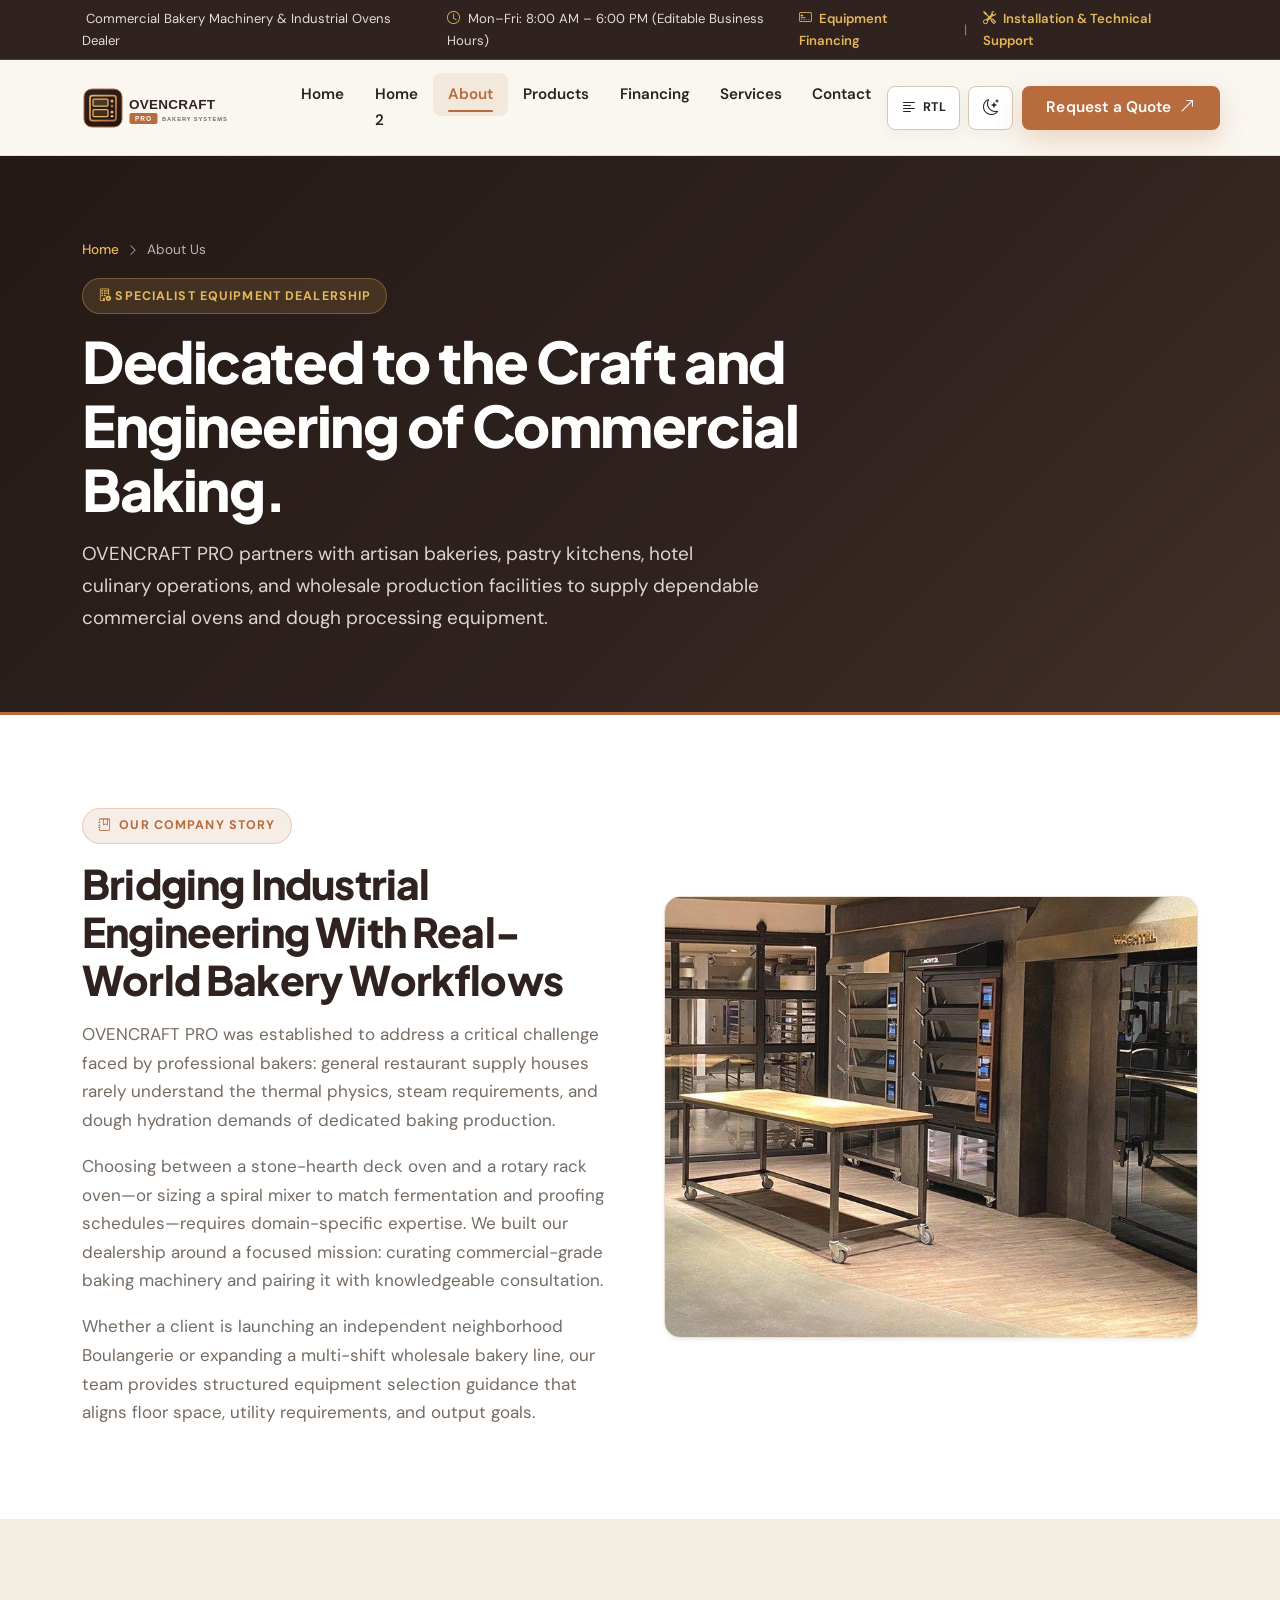
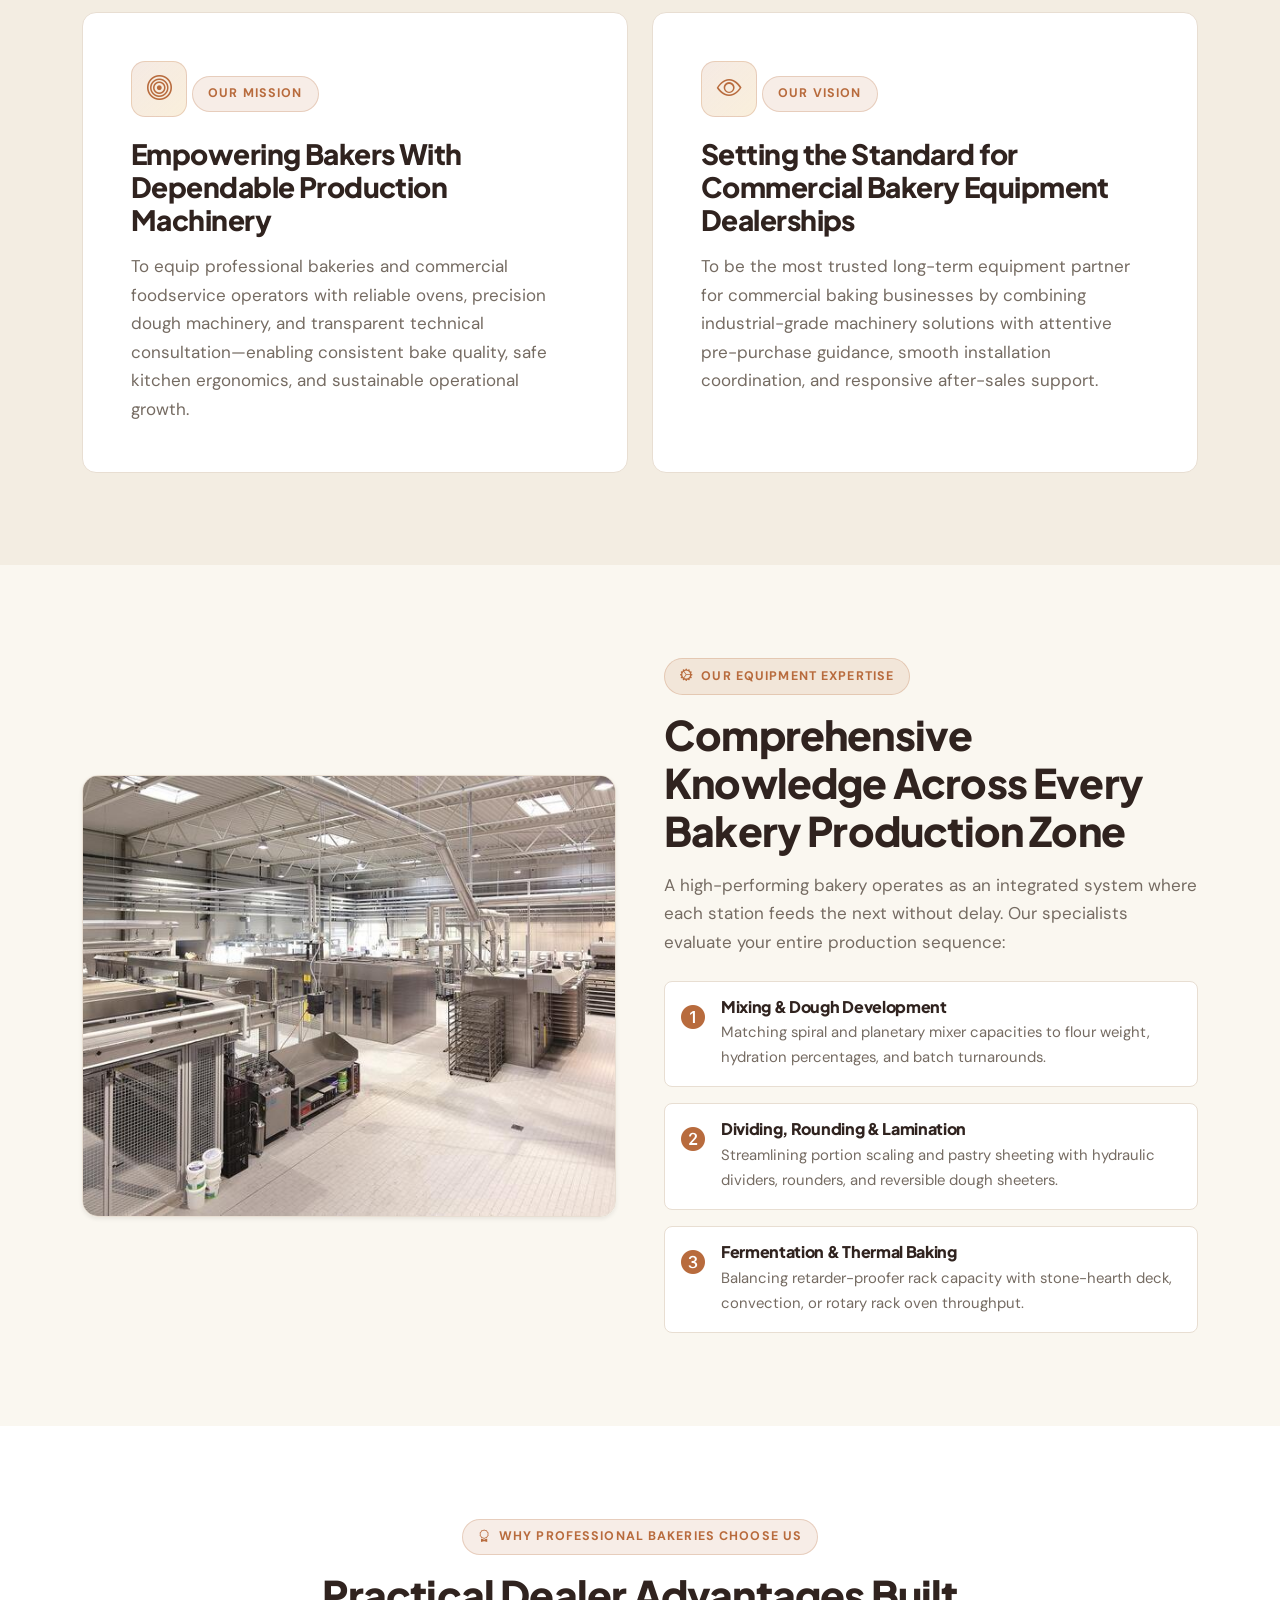
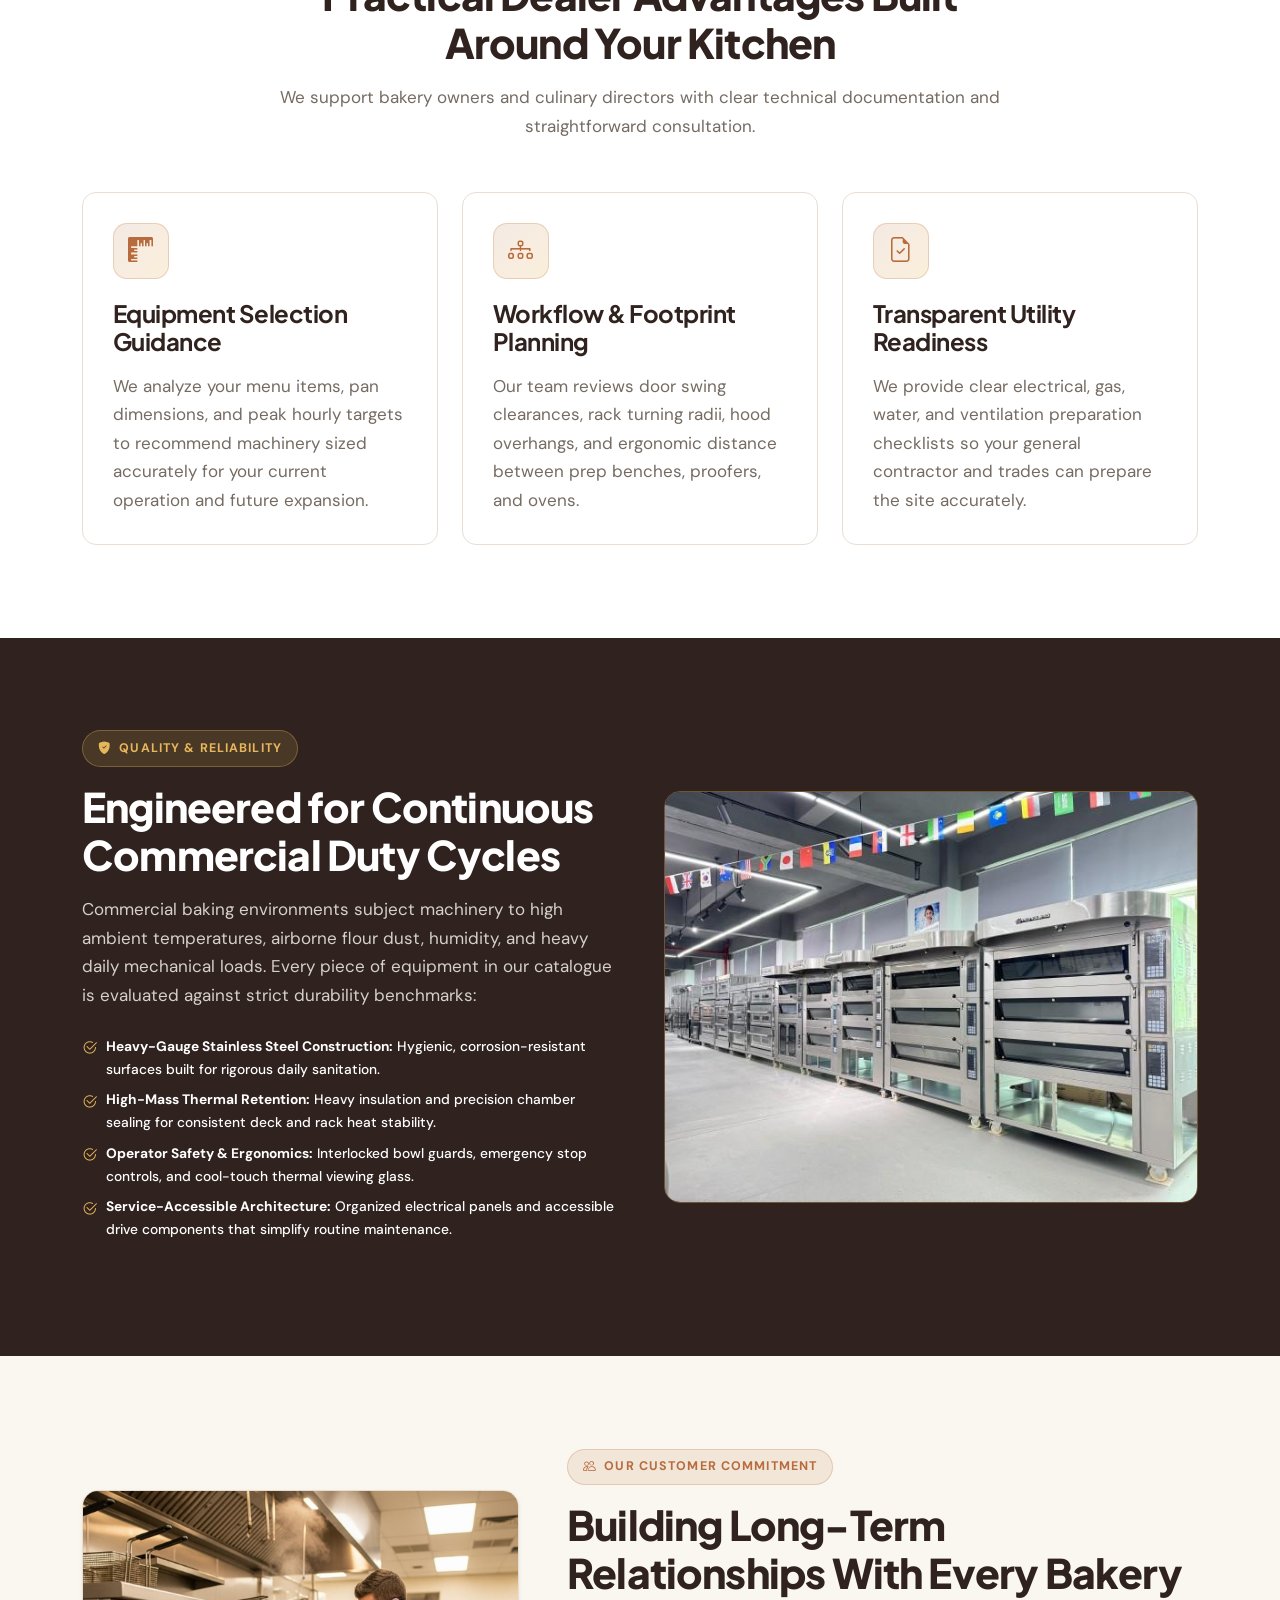
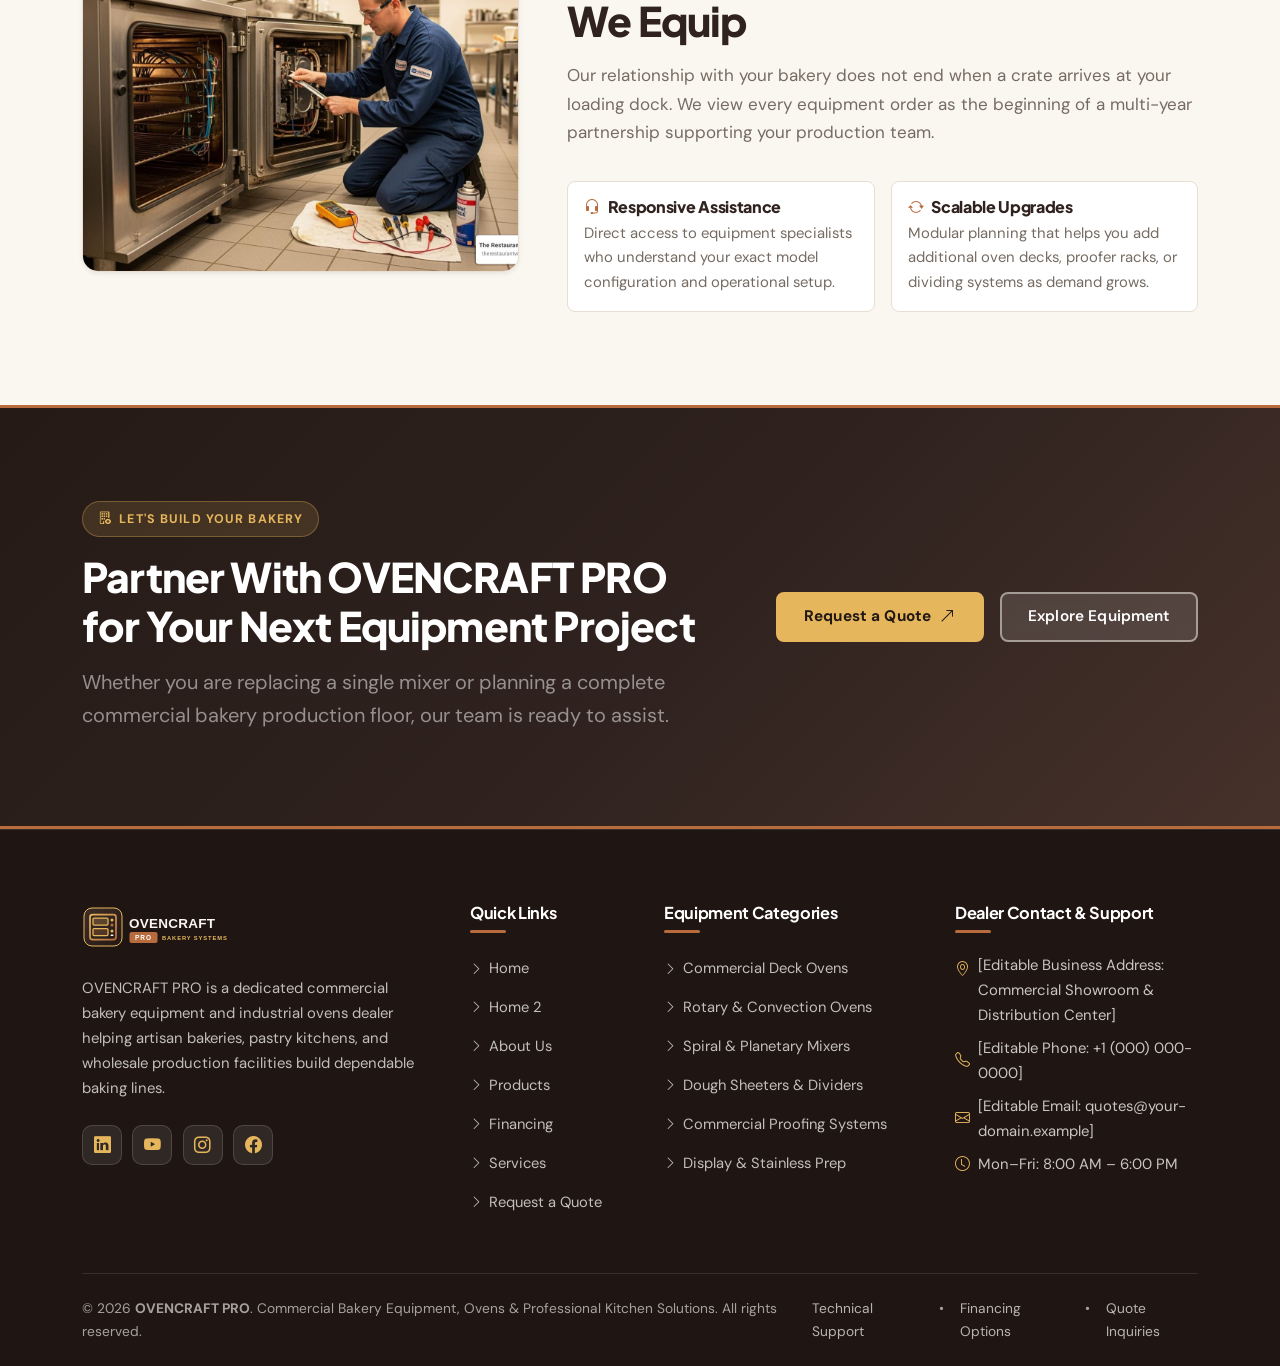
<file: about.html>
<!DOCTYPE html>
<html lang="en">

<head>
  <meta charset="UTF-8">
  <meta name="viewport" content="width=device-width, initial-scale=1.0">
  <title>About Us | OVENCRAFT PRO – Commercial Bakery Equipment Specialists</title>
  <meta name="description"
    content="Learn about OVENCRAFT PRO, your dedicated commercial bakery equipment dealer offering reliable ovens, dough processing machinery, and expert kitchen consultation.">
  <meta property="og:title" content="About OVENCRAFT PRO | Commercial Bakery Equipment &amp; Ovens Dealer">
  <meta property="og:description"
    content="Commercial bakery equipment expertise, reliable machinery solutions, and long-term support for professional bakeries.">
  <meta property="og:type" content="website">
  <meta property="og:image" content="assets/images/showroom-facility.png">
  <link rel="icon" type="image/svg+xml" href="favicon.svg">

  <!-- Google Fonts: Plus Jakarta Sans & DM Sans -->
  <link rel="preconnect" href="https://fonts.googleapis.com">
  <link rel="preconnect" href="https://fonts.gstatic.com" crossorigin>
  <link
    href="https://fonts.googleapis.com/css2?family=DM+Sans:ital,opsz,wght@0,9..40,400;0,9..40,500;0,9..40,600;0,9..40,700;1,9..40,400&family=Plus+Jakarta+Sans:wght@600;700;800&display=swap"
    rel="stylesheet">

  <!-- Bootstrap 5.3 CSS & Bootstrap Icons -->
  <link href="https://cdn.jsdelivr.net/npm/bootstrap@5.3.3/dist/css/bootstrap.min.css" rel="stylesheet">
  <link href="https://cdn.jsdelivr.net/npm/bootstrap-icons@1.11.3/font/bootstrap-icons.min.css" rel="stylesheet">

  <!-- Custom Stylesheet -->
  <link rel="stylesheet" href="assets/css/style.css">
</head>

<body>

  <!-- Top Utility Bar -->
  <div class="top-utility-bar d-none d-md-block">
    <div class="container d-flex justify-content-between align-items-center">
      <div class="d-flex align-items-center gap-4">
        <span><i class="bi bi-Buildings me-1 text-wheat"></i> Commercial Bakery Machinery &amp; Industrial Ovens
          Dealer</span>
        <span><i class="bi bi-clock me-1 text-wheat"></i> Mon–Fri: 8:00 AM – 6:00 PM (Editable Business Hours)</span>
      </div>
      <div class="d-flex align-items-center gap-3">
        <a href="financing.html"><i class="bi bi-credit-card-2-front me-1"></i> Equipment Financing</a>
        <span class="opacity-50">|</span>
        <a href="services.html"><i class="bi bi-tools me-1"></i> Installation &amp; Technical Support</a>
      </div>
    </div>
  </div>

  <!-- Sticky Navigation Header -->
  <header class="site-header">
    <div class="container">
      <nav class="navbar navbar-expand-lg navbar-oc" aria-label="Main Navigation">
        <a class="navbar-brand-oc" href="index.html" aria-label="OVENCRAFT PRO Home">
          <img src="assets/images/logo.svg" alt="OVENCRAFT PRO Commercial Bakery Systems Logo" width="180" height="48">
        </a>

        <!-- Hamburger Toggler (Aligned Right on Mobile & Tablet) -->
        <button class="navbar-toggler navbar-toggler-oc d-lg-none" type="button" data-bs-toggle="collapse"
          data-bs-target="#ovencraftNavbar" aria-controls="ovencraftNavbar" aria-expanded="false"
          aria-label="Toggle navigation menu">
          <i class="bi bi-list"></i>
        </button>

        <div class="collapse navbar-collapse navbar-collapse-oc" id="ovencraftNavbar">
          <ul class="navbar-nav navbar-nav-oc mx-auto">
            <li class="nav-item">
              <a class="nav-link" href="index.html">Home</a>
            </li>
            <li class="nav-item">
              <a class="nav-link" href="home2.html">Home 2</a>
            </li>
            <li class="nav-item">
              <a class="nav-link active" aria-current="page" href="about.html">About</a>
            </li>
            <li class="nav-item">
              <a class="nav-link" href="products.html">Products</a>
            </li>
            <li class="nav-item">
              <a class="nav-link" href="financing.html">Financing</a>
            </li>
            <li class="nav-item">
              <a class="nav-link" href="services.html">Services</a>
            </li>
            <li class="nav-item">
              <a class="nav-link" href="contact.html">Contact</a>
            </li>
          </ul>
          <div class="header-cta-wrap">
            <div class="header-controls-group">
              <button type="button" class="btn-header-util js-rtl-toggle"
                aria-label="Toggle RTL and LTR layout direction" title="Toggle RTL / LTR">
                <i class="bi bi-text-left"></i><span>RTL</span>
              </button>
              <button type="button" class="btn-header-util js-theme-toggle" aria-label="Toggle Dark and Light theme"
                title="Toggle Theme">
                <i class="bi bi-moon-stars"></i><span class="d-lg-none">Dark</span>
              </button>
            </div>
            <a href="contact.html" class="btn-oc-primary">
              <span>Request a Quote</span>
              <i class="bi bi-arrow-up-right"></i>
            </a>
          </div>
        </div>
      </nav>
    </div>
  </header>

  <main>
    <!-- 1. ABOUT HERO BANNER -->
    <section class="page-hero">
      <div class="container">
        <div class="row align-items-center g-4">
          <div class="col-lg-8 reveal-item">
            <ol class="breadcrumb-oc">
              <li><a href="index.html">Home</a></li>
              <li><i class="bi bi-chevron-right small"></i></li>
              <li aria-current="page">About Us</li>
            </ol>
            <span class="eyebrow-badge eyebrow-badge-light d-block" style="width: fit-content;">
              <i class="bi bi-building-check"></i> Specialist Equipment Dealership
            </span>
            <h1>Dedicated to the Craft and Engineering of Commercial Baking.</h1>
            <p class="mb-0">
              OVENCRAFT PRO partners with artisan bakeries, pastry kitchens, hotel culinary operations, and wholesale
              production facilities to supply dependable commercial ovens and dough processing equipment.
            </p>
          </div>
        </div>
      </div>
    </section>

    <!-- 2. OUR COMPANY STORY -->
    <section class="section-padding bg-surface">
      <div class="container">
        <div class="row align-items-center g-5">
          <div class="col-lg-6 reveal-item">
            <span class="eyebrow-badge"><i class="bi bi-journal-bookmark"></i> Our Company Story</span>
            <h2 class="section-title">Bridging Industrial Engineering With Real-World Bakery Workflows</h2>
            <p>
              OVENCRAFT PRO was established to address a critical challenge faced by professional bakers: general
              restaurant supply houses rarely understand the thermal physics, steam requirements, and dough hydration
              demands of dedicated baking production.
            </p>
            <p>
              Choosing between a stone-hearth deck oven and a rotary rack oven—or sizing a spiral mixer to match
              fermentation and proofing schedules—requires domain-specific expertise. We built our dealership around a
              focused mission: curating commercial-grade baking machinery and pairing it with knowledgeable
              consultation.
            </p>
            <p class="mb-0">
              Whether a client is launching an independent neighborhood Boulangerie or expanding a multi-shift wholesale
              bakery line, our team provides structured equipment selection guidance that aligns floor space, utility
              requirements, and output goals.
            </p>
          </div>
          <div class="col-lg-6 reveal-item">
            <div class="rounded-4 overflow-hidden shadow-sm border" style="border-color: var(--oc-border) !important;">
              <img src="assets/images/image copy 30.png"
                alt="OVENCRAFT PRO commercial bakery equipment showroom with stainless-steel deck ovens and mixers"
                class="w-100" style="height: 440px; object-fit: cover;">
            </div>
          </div>
        </div>
      </div>
    </section>

    <!-- 3. OUR MISSION & VISION -->
    <section class="section-padding bg-stone-cream">
      <div class="container">
        <div class="row g-4">
          <div class="col-lg-6 reveal-item">
            <div class="pillar-box p-4 p-md-5">
              <div class="pillar-icon"><i class="bi bi-bullseye"></i></div>
              <span class="eyebrow-badge mb-2">Our Mission</span>
              <h2 class="h3">Empowering Bakers With Dependable Production Machinery</h2>
              <p class="mb-0">
                To equip professional bakeries and commercial foodservice operators with reliable ovens, precision dough
                machinery, and transparent technical consultation—enabling consistent bake quality, safe kitchen
                ergonomics, and sustainable operational growth.
              </p>
            </div>
          </div>
          <div class="col-lg-6 reveal-item">
            <div class="pillar-box p-4 p-md-5">
              <div class="pillar-icon"><i class="bi bi-eye"></i></div>
              <span class="eyebrow-badge mb-2">Our Vision</span>
              <h2 class="h3">Setting the Standard for Commercial Bakery Equipment Dealerships</h2>
              <p class="mb-0">
                To be the most trusted long-term equipment partner for commercial baking businesses by combining
                industrial-grade machinery solutions with attentive pre-purchase guidance, smooth installation
                coordination, and responsive after-sales support.
              </p>
            </div>
          </div>
        </div>
      </div>
    </section>

    <!-- 4. OUR EQUIPMENT EXPERTISE -->
    <section class="section-padding bg-cream">
      <div class="container">
        <div class="row align-items-center g-5">
          <div class="col-lg-6 order-2 order-lg-1 reveal-item">
            <div class="rounded-4 overflow-hidden shadow-sm border" style="border-color: var(--oc-border) !important;">
              <img src="assets/images/image copy 23.png"
                alt="Industrial bakery production facility featuring commercial stainless-steel ovens and dough machinery"
                class="w-100" style="height: 440px; object-fit: cover;" loading="lazy">
            </div>
          </div>
          <div class="col-lg-6 order-1 order-lg-2 reveal-item">
            <span class="eyebrow-badge"><i class="bi bi-gear-wide-connected"></i> Our Equipment Expertise</span>
            <h2 class="section-title">Comprehensive Knowledge Across Every Bakery Production Zone</h2>
            <p>
              A high-performing bakery operates as an integrated system where each station feeds the next without delay.
              Our specialists evaluate your entire production sequence:
            </p>
            <div class="d-flex flex-column gap-3 mt-4">
              <div class="p-3 rounded-3 bg-surface border d-flex gap-3 align-items-start"
                style="border-color: var(--oc-border) !important;">
                <i class="bi bi-1-circle-fill text-copper fs-4"></i>
                <div>
                  <h3 class="h6 mb-1">Mixing &amp; Dough Development</h3>
                  <p class="small mb-0">Matching spiral and planetary mixer capacities to flour weight, hydration
                    percentages, and batch turnarounds.</p>
                </div>
              </div>
              <div class="p-3 rounded-3 bg-surface border d-flex gap-3 align-items-start"
                style="border-color: var(--oc-border) !important;">
                <i class="bi bi-2-circle-fill text-copper fs-4"></i>
                <div>
                  <h3 class="h6 mb-1">Dividing, Rounding &amp; Lamination</h3>
                  <p class="small mb-0">Streamlining portion scaling and pastry sheeting with hydraulic dividers,
                    rounders, and reversible dough sheeters.</p>
                </div>
              </div>
              <div class="p-3 rounded-3 bg-surface border d-flex gap-3 align-items-start"
                style="border-color: var(--oc-border) !important;">
                <i class="bi bi-3-circle-fill text-copper fs-4"></i>
                <div>
                  <h3 class="h6 mb-1">Fermentation &amp; Thermal Baking</h3>
                  <p class="small mb-0">Balancing retarder-proofer rack capacity with stone-hearth deck, convection, or
                    rotary rack oven throughput.</p>
                </div>
              </div>
            </div>
          </div>
        </div>
      </div>
    </section>

    <!-- 5. WHY PROFESSIONAL BAKERIES CHOOSE US -->
    <section class="section-padding bg-surface">
      <div class="container">
        <div class="section-header text-center reveal-item">
          <span class="eyebrow-badge"><i class="bi bi-award"></i> Why Professional Bakeries Choose Us</span>
          <h2 class="section-title">Practical Dealer Advantages Built Around Your Kitchen</h2>
          <p class="mb-0">
            We support bakery owners and culinary directors with clear technical documentation and straightforward
            consultation.
          </p>
        </div>

        <div class="row g-4">
          <div class="col-md-6 col-lg-4 reveal-item">
            <div class="pillar-box">
              <div class="pillar-icon"><i class="bi bi-rulers"></i></div>
              <h3>Equipment Selection Guidance</h3>
              <p class="mb-0">
                We analyze your menu items, pan dimensions, and peak hourly targets to recommend machinery sized
                accurately for your current operation and future expansion.
              </p>
            </div>
          </div>

          <div class="col-md-6 col-lg-4 reveal-item">
            <div class="pillar-box">
              <div class="pillar-icon"><i class="bi bi-diagram-3"></i></div>
              <h3>Workflow &amp; Footprint Planning</h3>
              <p class="mb-0">
                Our team reviews door swing clearances, rack turning radii, hood overhangs, and ergonomic distance
                between prep benches, proofers, and ovens.
              </p>
            </div>
          </div>

          <div class="col-md-6 col-lg-4 reveal-item">
            <div class="pillar-box">
              <div class="pillar-icon"><i class="bi bi-file-earmark-check"></i></div>
              <h3>Transparent Utility Readiness</h3>
              <p class="mb-0">
                We provide clear electrical, gas, water, and ventilation preparation checklists so your general
                contractor and trades can prepare the site accurately.
              </p>
            </div>
          </div>
        </div>
      </div>
    </section>

    <!-- 6. QUALITY & RELIABILITY -->
    <section class="section-padding bg-espresso">
      <div class="container">
        <div class="row align-items-center g-5">
          <div class="col-lg-6 reveal-item">
            <span class="eyebrow-badge eyebrow-badge-light"><i class="bi bi-shield-fill-check"></i> Quality &amp;
              Reliability</span>
            <h2 class="section-title">Engineered for Continuous Commercial Duty Cycles</h2>
            <p>
              Commercial baking environments subject machinery to high ambient temperatures, airborne flour dust,
              humidity, and heavy daily mechanical loads. Every piece of equipment in our catalogue is evaluated against
              strict durability benchmarks:
            </p>
            <ul class="oc-feature-list border-0 pt-2">
              <li class="text-white"><i class="bi bi-check2-circle text-wheat"></i><span><strong>Heavy-Gauge Stainless
                    Steel Construction:</strong> Hygienic, corrosion-resistant surfaces built for rigorous daily
                  sanitation.</span></li>
              <li class="text-white"><i class="bi bi-check2-circle text-wheat"></i><span><strong>High-Mass Thermal
                    Retention:</strong> Heavy insulation and precision chamber sealing for consistent deck and rack heat
                  stability.</span></li>
              <li class="text-white"><i class="bi bi-check2-circle text-wheat"></i><span><strong>Operator Safety &amp;
                    Ergonomics:</strong> Interlocked bowl guards, emergency stop controls, and cool-touch thermal
                  viewing glass.</span></li>
              <li class="text-white"><i class="bi bi-check2-circle text-wheat"></i><span><strong>Service-Accessible
                    Architecture:</strong> Organized electrical panels and accessible drive components that simplify
                  routine maintenance.</span></li>
            </ul>
          </div>
          <div class="col-lg-6 reveal-item">
            <div class="rounded-4 overflow-hidden border" style="border-color: rgba(230, 182, 92, 0.35) !important;">
              <img src="assets/images/image copy 17.png"
                alt="OVENCRAFT PRO equipment specialists reviewing technical blueprints in the showroom" class="w-100"
                style="height: 410px; object-fit: cover;" loading="lazy">
            </div>
          </div>
        </div>
      </div>
    </section>

    <!-- 7. OUR CUSTOMER COMMITMENT -->
    <section class="section-padding bg-cream">
      <div class="container">
        <div class="row align-items-center g-5">
          <div class="col-lg-5 reveal-item">
            <div class="rounded-4 overflow-hidden shadow-sm border" style="border-color: var(--oc-border) !important;">
              <img src="assets/images/image copy 19.png"
                alt="Commercial bakery service technician performing diagnostic inspection on an industrial oven"
                class="w-100" style="height: 380px; object-fit: cover;" loading="lazy">
            </div>
          </div>
          <div class="col-lg-7 reveal-item">
            <span class="eyebrow-badge"><i class="bi bi-people"></i> Our Customer Commitment</span>
            <h2 class="section-title">Building Long-Term Relationships With Every Bakery We Equip</h2>
            <p>
              Our relationship with your bakery does not end when a crate arrives at your loading dock. We view every
              equipment order as the beginning of a multi-year partnership supporting your production team.
            </p>
            <div class="row g-3 mt-2">
              <div class="col-sm-6">
                <div class="p-3 rounded-3 bg-surface border h-100" style="border-color: var(--oc-border) !important;">
                  <h3 class="h6 text-espresso mb-1"><i class="bi bi-headset text-copper me-2"></i>Responsive Assistance
                  </h3>
                  <p class="small mb-0">Direct access to equipment specialists who understand your exact model
                    configuration and operational setup.</p>
                </div>
              </div>
              <div class="col-sm-6">
                <div class="p-3 rounded-3 bg-surface border h-100" style="border-color: var(--oc-border) !important;">
                  <h3 class="h6 text-espresso mb-1"><i class="bi bi-arrow-repeat text-copper me-2"></i>Scalable Upgrades
                  </h3>
                  <p class="small mb-0">Modular planning that helps you add additional oven decks, proofer racks, or
                    dividing systems as demand grows.</p>
                </div>
              </div>
            </div>
          </div>
        </div>
      </div>
    </section>

    <!-- 8. CTA – LET'S BUILD YOUR BAKERY -->
    <section class="section-padding cta-banner-section">
      <div class="container">
        <div class="row align-items-center justify-content-between g-4 reveal-item">
          <div class="col-lg-7">
            <span class="eyebrow-badge eyebrow-badge-light"><i class="bi bi-building-add"></i> Let's Build Your
              Bakery</span>
            <h2 class="section-title text-white mb-3">Partner With OVENCRAFT PRO for Your Next Equipment Project</h2>
            <p class="mb-0 text-white-50 fs-5">
              Whether you are replacing a single mixer or planning a complete commercial bakery production floor, our
              team is ready to assist.
            </p>
          </div>
          <div class="col-lg-5 text-lg-end">
            <div class="d-flex flex-wrap gap-3 justify-content-lg-end">
              <a href="contact.html" class="btn-oc-wheat">
                <span>Request a Quote</span>
                <i class="bi bi-arrow-up-right"></i>
              </a>
              <a href="products.html" class="btn-oc-light">
                <span>Explore Equipment</span>
              </a>
            </div>
          </div>
        </div>
      </div>
    </section>
  </main>

  <!-- Consistent Premium Footer -->
  <footer class="site-footer">
    <div class="container">
      <div class="row g-4 g-lg-5">
        <div class="col-lg-4">
          <a href="index.html" class="d-inline-block mb-3" aria-label="OVENCRAFT PRO Home">
            <img src="assets/images/logo-light.svg" alt="OVENCRAFT PRO Commercial Bakery Systems Logo" width="180"
              height="48">
          </a>
          <p class="small mb-4" style="color: rgba(250, 247, 240, 0.75);">
            OVENCRAFT PRO is a dedicated commercial bakery equipment and industrial ovens dealer helping artisan
            bakeries, pastry kitchens, and wholesale production facilities build dependable baking lines.
          </p>
          <div class="social-links-oc">
            <a href="contact.html" aria-label="Connect on LinkedIn"><i class="bi bi-linkedin"></i></a>
            <a href="products.html" aria-label="Watch Equipment Demos on YouTube"><i class="bi bi-youtube"></i></a>
            <a href="about.html" aria-label="Follow Showroom Updates on Instagram"><i class="bi bi-instagram"></i></a>
            <a href="services.html" aria-label="Connect on Facebook"><i class="bi bi-facebook"></i></a>
          </div>
        </div>

        <div class="col-6 col-md-4 col-lg-2">
          <h3 class="footer-heading">Quick Links</h3>
          <ul class="footer-links">
            <li><a href="index.html"><i class="bi bi-chevron-right small"></i> Home</a></li>
            <li><a href="home2.html"><i class="bi bi-chevron-right small"></i> Home 2</a></li>
            <li><a href="about.html"><i class="bi bi-chevron-right small"></i> About Us</a></li>
            <li><a href="products.html"><i class="bi bi-chevron-right small"></i> Products</a></li>
            <li><a href="financing.html"><i class="bi bi-chevron-right small"></i> Financing</a></li>
            <li><a href="services.html"><i class="bi bi-chevron-right small"></i> Services</a></li>
            <li><a href="contact.html"><i class="bi bi-chevron-right small"></i> Request a Quote</a></li>
          </ul>
        </div>

        <div class="col-6 col-md-4 col-lg-3">
          <h3 class="footer-heading">Equipment Categories</h3>
          <ul class="footer-links">
            <li><a href="products.html?category=ovens"><i class="bi bi-chevron-right small"></i> Commercial Deck
                Ovens</a></li>
            <li><a href="products.html?category=ovens"><i class="bi bi-chevron-right small"></i> Rotary &amp; Convection
                Ovens</a></li>
            <li><a href="products.html?category=mixing"><i class="bi bi-chevron-right small"></i> Spiral &amp; Planetary
                Mixers</a></li>
            <li><a href="products.html?category=dough-processing"><i class="bi bi-chevron-right small"></i> Dough
                Sheeters &amp; Dividers</a></li>
            <li><a href="products.html?category=proofing"><i class="bi bi-chevron-right small"></i> Commercial Proofing
                Systems</a></li>
            <li><a href="products.html?category=accessories"><i class="bi bi-chevron-right small"></i> Display &amp;
                Stainless Prep</a></li>
          </ul>
        </div>

        <div class="col-md-4 col-lg-3">
          <h3 class="footer-heading">Dealer Contact &amp; Support</h3>
          <ul class="list-unstyled small mb-0 d-flex flex-column gap-2" style="color: rgba(250, 247, 240, 0.78);">
            <li class="d-flex align-items-start gap-2">
              <i class="bi bi-geo-alt text-wheat mt-1"></i>
              <span>[Editable Business Address: Commercial Showroom &amp; Distribution Center]</span>
            </li>
            <li class="d-flex align-items-center gap-2">
              <i class="bi bi-telephone text-wheat"></i>
              <span>[Editable Phone: +1 (000) 000-0000]</span>
            </li>
            <li class="d-flex align-items-center gap-2">
              <i class="bi bi-envelope text-wheat"></i>
              <span>[Editable Email: quotes@your-domain.example]</span>
            </li>
            <li class="d-flex align-items-center gap-2">
              <i class="bi bi-clock text-wheat"></i>
              <span>Mon–Fri: 8:00 AM – 6:00 PM</span>
            </li>
          </ul>
        </div>
      </div>

      <div class="footer-bottom">
        <div class="d-flex flex-column flex-md-row justify-content-between align-items-center gap-2">
          <div>
            &copy; 2026 <strong>OVENCRAFT PRO</strong>. Commercial Bakery Equipment, Ovens &amp; Professional Kitchen
            Solutions. All rights reserved.
          </div>
          <div class="d-flex gap-3">
            <a href="services.html" class="text-decoration-none" style="color: rgba(250, 247, 240, 0.7);">Technical
              Support</a>
            <span>&bull;</span>
            <a href="financing.html" class="text-decoration-none" style="color: rgba(250, 247, 240, 0.7);">Financing
              Options</a>
            <span>&bull;</span>
            <a href="contact.html" class="text-decoration-none" style="color: rgba(250, 247, 240, 0.7);">Quote
              Inquiries</a>
          </div>
        </div>
      </div>
    </div>
  </footer>

  <!-- Bootstrap 5.3 JS Bundle & Main Script -->
  <script src="https://cdn.jsdelivr.net/npm/bootstrap@5.3.3/dist/js/bootstrap.bundle.min.js"></script>
  <script src="assets/js/main.js"></script>
</body>

</html>
</file>
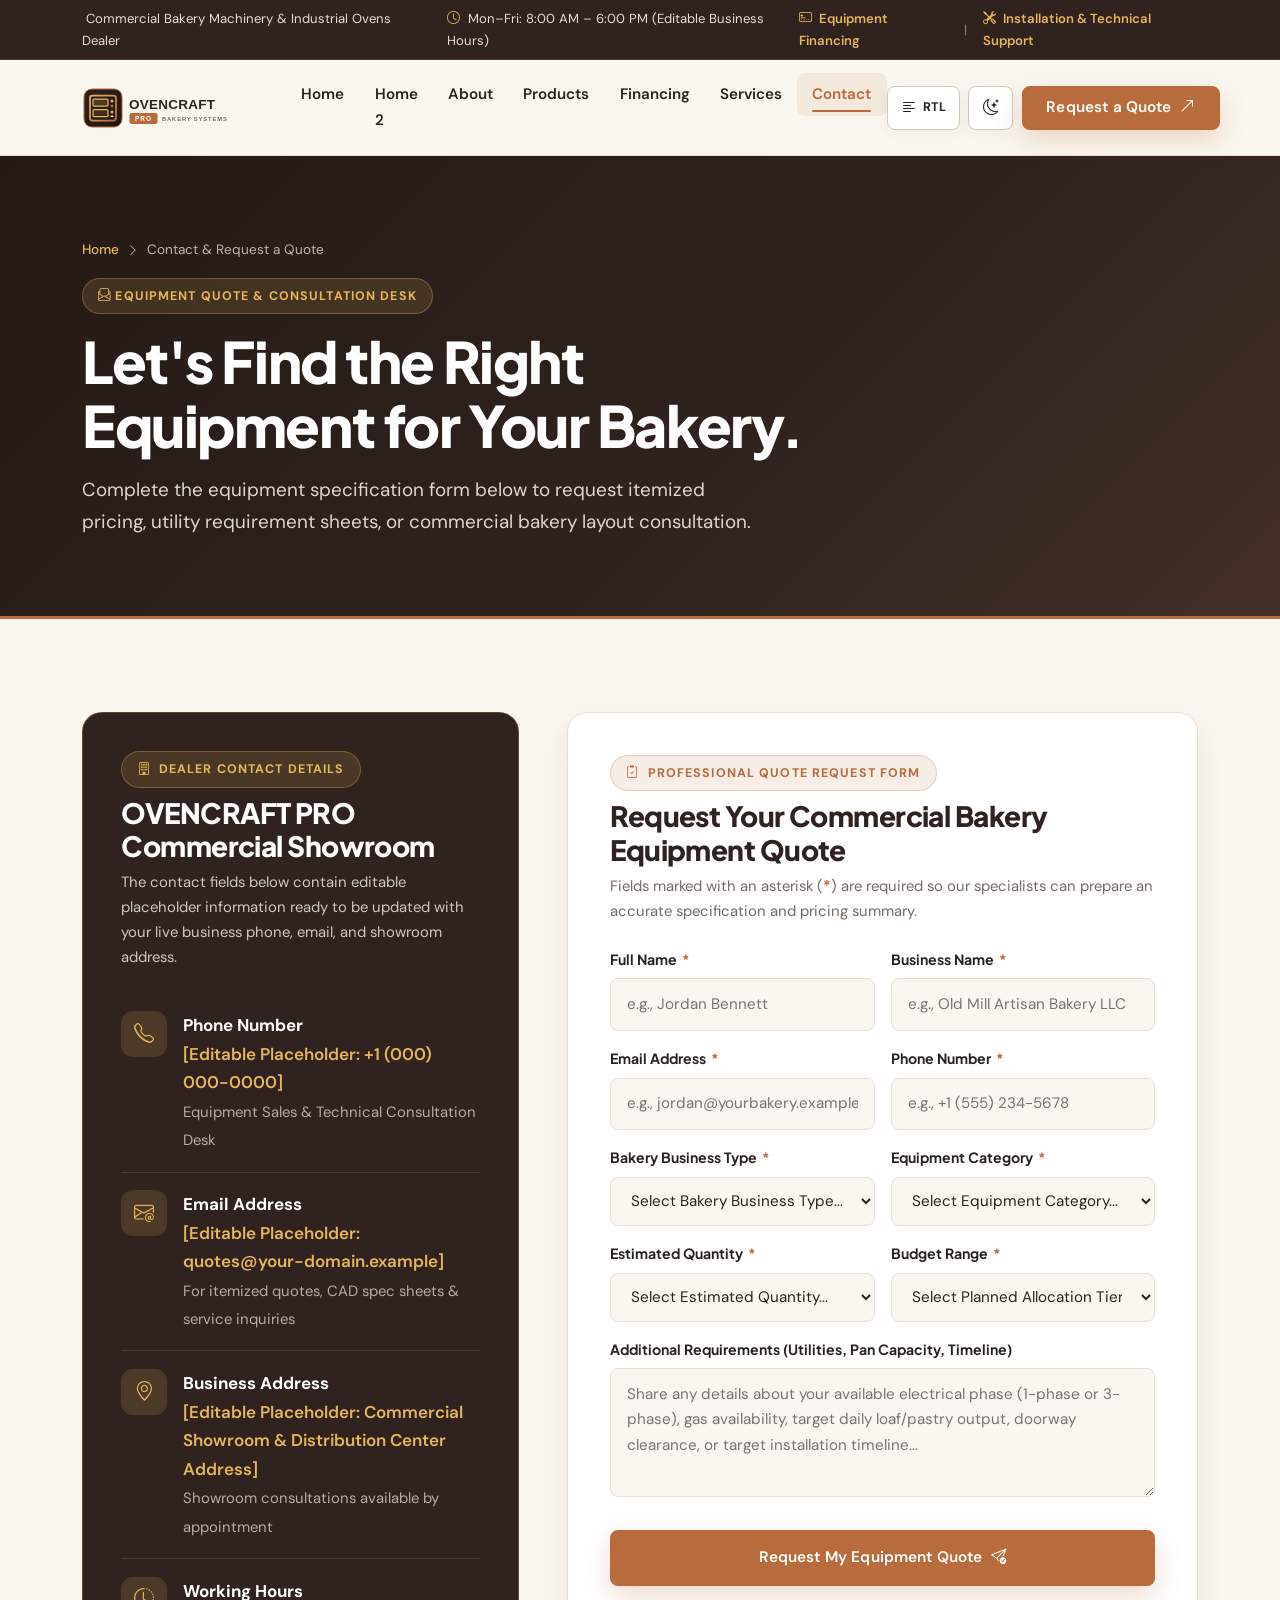
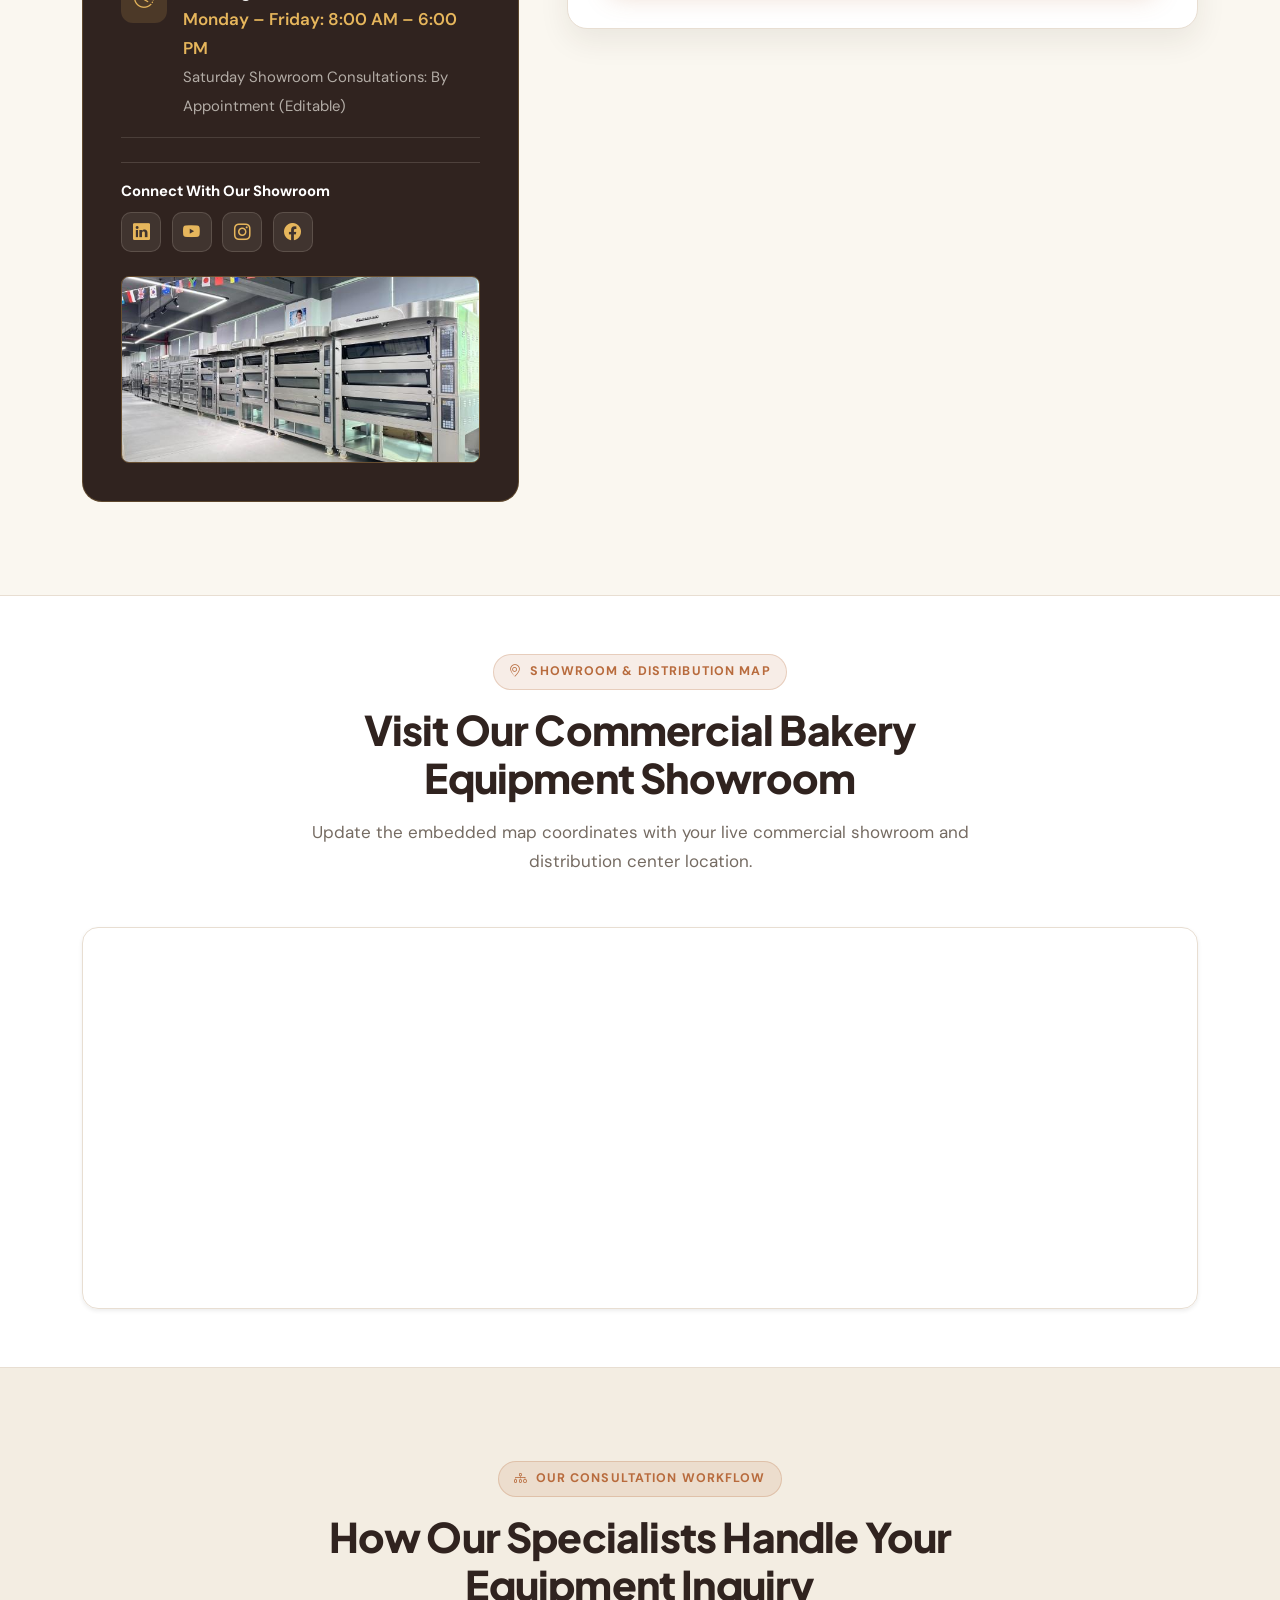
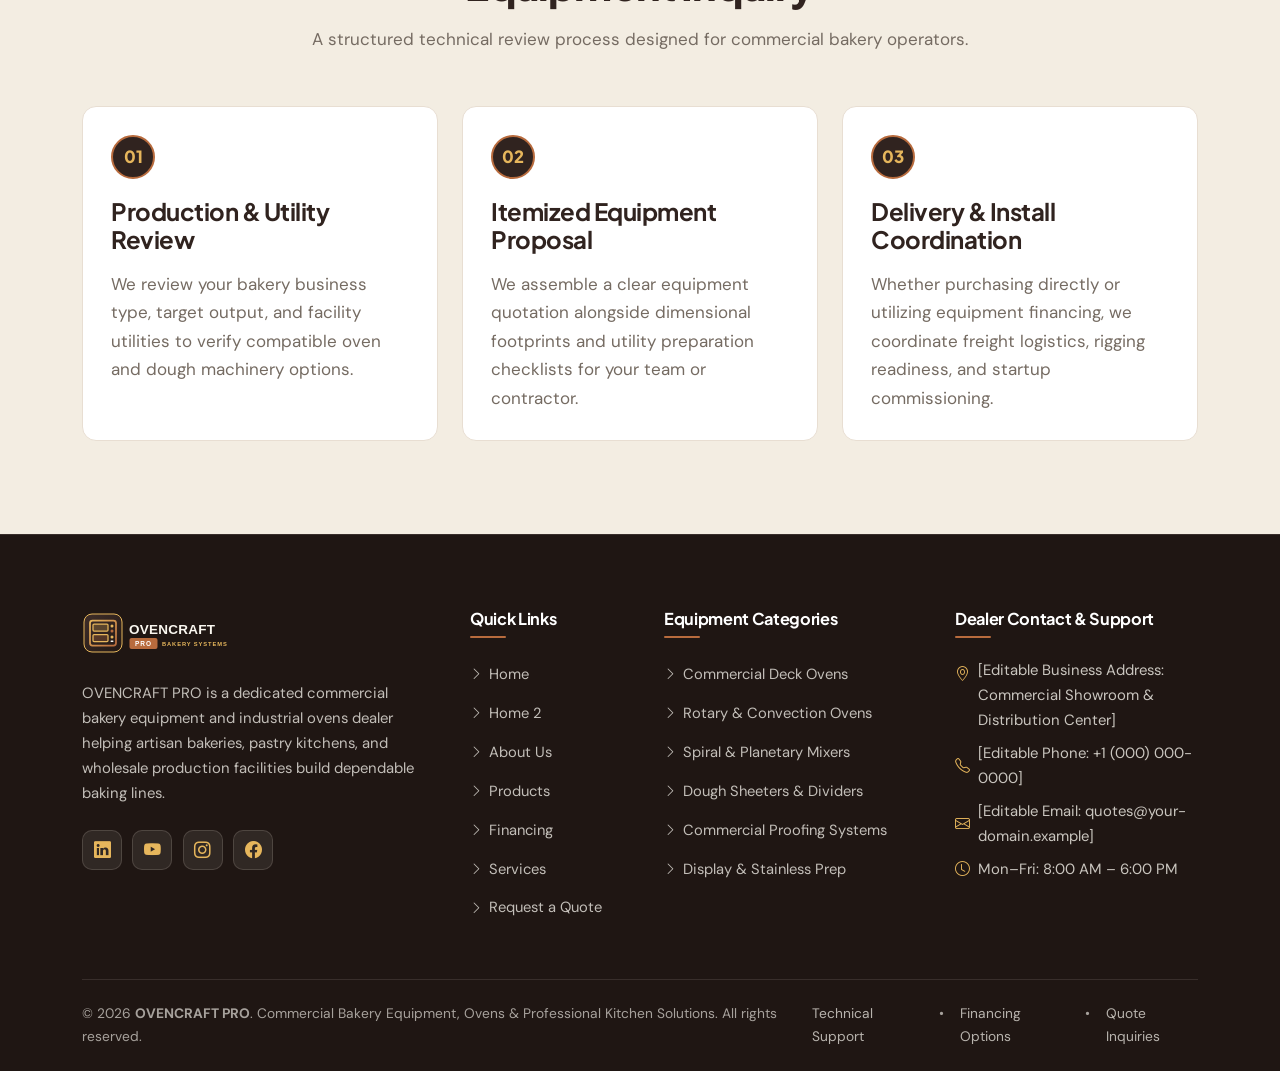
<file: contact.html>
<!DOCTYPE html>
<html lang="en">

<head>
  <meta charset="UTF-8">
  <meta name="viewport" content="width=device-width, initial-scale=1.0">
  <title>Contact &amp; Request a Quote | OVENCRAFT PRO Commercial Bakery Equipment</title>
  <meta name="description"
    content="Request a customized commercial bakery equipment quote from OVENCRAFT PRO. Specify your bakery business type, oven or mixer category, quantity, and budget range.">
  <meta property="og:title" content="Contact &amp; Request a Quote | OVENCRAFT PRO">
  <meta property="og:description"
    content="Let's Find the Right Equipment for Your Bakery. Submit your commercial oven and bakery machinery inquiry to OVENCRAFT PRO.">
  <meta property="og:type" content="website">
  <meta property="og:image" content="assets/images/hero-commercial-oven.png">
  <link rel="icon" type="image/svg+xml" href="favicon.svg">

  <!-- Google Fonts: Plus Jakarta Sans & DM Sans -->
  <link rel="preconnect" href="https://fonts.googleapis.com">
  <link rel="preconnect" href="https://fonts.gstatic.com" crossorigin>
  <link
    href="https://fonts.googleapis.com/css2?family=DM+Sans:ital,opsz,wght@0,9..40,400;0,9..40,500;0,9..40,600;0,9..40,700;1,9..40,400&family=Plus+Jakarta+Sans:wght@600;700;800&display=swap"
    rel="stylesheet">

  <!-- Bootstrap 5.3 CSS & Bootstrap Icons -->
  <link href="https://cdn.jsdelivr.net/npm/bootstrap@5.3.3/dist/css/bootstrap.min.css" rel="stylesheet">
  <link href="https://cdn.jsdelivr.net/npm/bootstrap-icons@1.11.3/font/bootstrap-icons.min.css" rel="stylesheet">

  <!-- Custom Stylesheet -->
  <link rel="stylesheet" href="assets/css/style.css">
</head>

<body>

  <!-- Top Utility Bar -->
  <div class="top-utility-bar d-none d-md-block">
    <div class="container d-flex justify-content-between align-items-center">
      <div class="d-flex align-items-center gap-4">
        <span><i class="bi bi-Buildings me-1 text-wheat"></i> Commercial Bakery Machinery &amp; Industrial Ovens
          Dealer</span>
        <span><i class="bi bi-clock me-1 text-wheat"></i> Mon–Fri: 8:00 AM – 6:00 PM (Editable Business Hours)</span>
      </div>
      <div class="d-flex align-items-center gap-3">
        <a href="financing.html"><i class="bi bi-credit-card-2-front me-1"></i> Equipment Financing</a>
        <span class="opacity-50">|</span>
        <a href="services.html"><i class="bi bi-tools me-1"></i> Installation &amp; Technical Support</a>
      </div>
    </div>
  </div>

  <!-- Sticky Navigation Header -->
  <header class="site-header">
    <div class="container">
      <nav class="navbar navbar-expand-lg navbar-oc" aria-label="Main Navigation">
        <a class="navbar-brand-oc" href="index.html" aria-label="OVENCRAFT PRO Home">
          <img src="assets/images/logo.svg" alt="OVENCRAFT PRO Commercial Bakery Systems Logo" width="180" height="48">
        </a>

        <!-- Hamburger Toggler (Aligned Right on Mobile & Tablet) -->
        <button class="navbar-toggler navbar-toggler-oc d-lg-none" type="button" data-bs-toggle="collapse"
          data-bs-target="#ovencraftNavbar" aria-controls="ovencraftNavbar" aria-expanded="false"
          aria-label="Toggle navigation menu">
          <i class="bi bi-list"></i>
        </button>

        <div class="collapse navbar-collapse navbar-collapse-oc" id="ovencraftNavbar">
          <ul class="navbar-nav navbar-nav-oc mx-auto">
            <li class="nav-item">
              <a class="nav-link" href="index.html">Home</a>
            </li>
            <li class="nav-item">
              <a class="nav-link" href="home2.html">Home 2</a>
            </li>
            <li class="nav-item">
              <a class="nav-link" href="about.html">About</a>
            </li>
            <li class="nav-item">
              <a class="nav-link" href="products.html">Products</a>
            </li>
            <li class="nav-item">
              <a class="nav-link" href="financing.html">Financing</a>
            </li>
            <li class="nav-item">
              <a class="nav-link" href="services.html">Services</a>
            </li>
            <li class="nav-item">
              <a class="nav-link active" aria-current="page" href="contact.html">Contact</a>
            </li>
          </ul>
          <div class="header-cta-wrap">
            <div class="header-controls-group">
              <button type="button" class="btn-header-util js-rtl-toggle" aria-label="Toggle RTL and LTR layout direction" title="Toggle RTL / LTR">
                <i class="bi bi-text-left"></i><span>RTL</span>
              </button>
              <button type="button" class="btn-header-util js-theme-toggle" aria-label="Toggle Dark and Light theme" title="Toggle Theme">
                <i class="bi bi-moon-stars"></i><span class="d-lg-none">Dark</span>
              </button>
            </div>
            <a href="#quoteFormSection" class="btn-oc-primary">
              <span>Request a Quote</span>
              <i class="bi bi-arrow-up-right"></i>
            </a>
          </div>
        </div>
      </nav>
    </div>
  </header>

  <main>
    <!-- 1. CONTACT HERO BANNER -->
    <section class="page-hero">
      <div class="container">
        <div class="row align-items-center g-4">
          <div class="col-lg-8 reveal-item">
            <ol class="breadcrumb-oc">
              <li><a href="index.html">Home</a></li>
              <li><i class="bi bi-chevron-right small"></i></li>
              <li aria-current="page">Contact &amp; Request a Quote</li>
            </ol>
            <span class="eyebrow-badge eyebrow-badge-light d-block" style="width: fit-content;">
              <i class="bi bi-envelope-paper"></i> Equipment Quote &amp; Consultation Desk
            </span>
            <h1>Let's Find the Right Equipment for Your Bakery.</h1>
            <p class="mb-0">
              Complete the equipment specification form below to request itemized pricing, utility requirement sheets,
              or commercial bakery layout consultation.
            </p>
          </div>
        </div>
      </div>
    </section>

    <!-- 2. CONTACT INFORMATION & PROFESSIONAL QUOTE REQUEST FORM -->
    <section class="section-padding bg-cream" id="quoteFormSection">
      <div class="container">
        <div class="row g-4 g-lg-5">

          <!-- Left Column: Editable Dealer Contact Information -->
          <div class="col-lg-5 reveal-item">
            <div class="contact-info-card">
              <span class="eyebrow-badge eyebrow-badge-light mb-2">
                <i class="bi bi-building"></i> Dealer Contact Details
              </span>
              <h2 class="h3 text-white mb-2">OVENCRAFT PRO Commercial Showroom</h2>
              <p class="small mb-4" style="color: rgba(250, 247, 240, 0.78);">
                The contact fields below contain editable placeholder information ready to be updated with your live
                business phone, email, and showroom address.
              </p>

              <!-- Phone Number -->
              <div class="contact-info-item">
                <div class="contact-info-icon"><i class="bi bi-telephone"></i></div>
                <div>
                  <strong class="d-block text-white">Phone Number</strong>
                  <span class="d-block text-wheat fw-semibold">[Editable Placeholder: +1 (000) 000-0000]</span>
                  <span class="small" style="color: rgba(250, 247, 240, 0.65);">Equipment Sales &amp; Technical
                    Consultation Desk</span>
                </div>
              </div>

              <!-- Email Address -->
              <div class="contact-info-item">
                <div class="contact-info-icon"><i class="bi bi-envelope-at"></i></div>
                <div>
                  <strong class="d-block text-white">Email Address</strong>
                  <span class="d-block text-wheat fw-semibold">[Editable Placeholder: quotes@your-domain.example]</span>
                  <span class="small" style="color: rgba(250, 247, 240, 0.65);">For itemized quotes, CAD spec sheets
                    &amp; service inquiries</span>
                </div>
              </div>

              <!-- Business Address -->
              <div class="contact-info-item">
                <div class="contact-info-icon"><i class="bi bi-geo-alt"></i></div>
                <div>
                  <strong class="d-block text-white">Business Address</strong>
                  <span class="d-block text-wheat fw-semibold">[Editable Placeholder: Commercial Showroom &amp;
                    Distribution Center Address]</span>
                  <span class="small" style="color: rgba(250, 247, 240, 0.65);">Showroom consultations available by
                    appointment</span>
                </div>
              </div>

              <!-- Working Hours -->
              <div class="contact-info-item">
                <div class="contact-info-icon"><i class="bi bi-clock-history"></i></div>
                <div>
                  <strong class="d-block text-white">Working Hours</strong>
                  <span class="d-block text-wheat fw-semibold">Monday – Friday: 8:00 AM – 6:00 PM</span>
                  <span class="small" style="color: rgba(250, 247, 240, 0.65);">Saturday Showroom Consultations: By
                    Appointment (Editable)</span>
                </div>
              </div>

              <div class="mt-4 pt-3 border-top" style="border-color: rgba(232, 222, 210, 0.16) !important;">
                <strong class="d-block text-white small mb-2">Connect With Our Showroom</strong>
                <div class="social-links-oc mb-4">
                  <a href="#quoteFormSection" aria-label="Connect on LinkedIn"><i class="bi bi-linkedin"></i></a>
                  <a href="products.html" aria-label="Watch Equipment Demos on YouTube"><i class="bi bi-youtube"></i></a>
                  <a href="about.html" aria-label="Follow Showroom Updates on Instagram"><i class="bi bi-instagram"></i></a>
                  <a href="services.html" aria-label="Connect on Facebook"><i class="bi bi-facebook"></i></a>
                </div>
                <div class="rounded-3 overflow-hidden border" style="border-color: rgba(230, 182, 92, 0.3) !important;">
                  <img src="assets/images/image copy 17.png"
                    alt="OVENCRAFT PRO Commercial Bakery Equipment Showroom" class="w-100"
                    style="height: 185px; object-fit: cover;" loading="lazy">
                </div>
              </div>
            </div>
          </div>

          <!-- Right Column: Professional Quote Request Form -->
          <div class="col-lg-7 reveal-item">
            <div class="form-card-oc">
              <div class="mb-4">
                <span class="eyebrow-badge mb-2"><i class="bi bi-clipboard2-check"></i> Professional Quote Request
                  Form</span>
                <h2 class="h3 mb-2">Request Your Commercial Bakery Equipment Quote</h2>
                <p class="small mb-0">
                  Fields marked with an asterisk (<span class="text-copper fw-bold">*</span>) are required so our
                  specialists can prepare an accurate specification and pricing summary.
                </p>
              </div>

              <form id="equipmentQuoteForm" novalidate>
                <div class="row g-3">
                  <!-- 1. Full Name -->
                  <div class="col-md-6">
                    <label for="fullName" class="form-label-oc">Full Name <span class="req-star"
                        aria-hidden="true">*</span></label>
                    <input type="text" id="fullName" name="fullName" class="form-control-oc"
                      placeholder="e.g., Jordan Bennett" required aria-required="true">
                    <div class="invalid-feedback-oc">Please enter your full name (at least 2 characters).</div>
                  </div>

                  <!-- 2. Business Name -->
                  <div class="col-md-6">
                    <label for="businessName" class="form-label-oc">Business Name <span class="req-star"
                        aria-hidden="true">*</span></label>
                    <input type="text" id="businessName" name="businessName" class="form-control-oc"
                      placeholder="e.g., Old Mill Artisan Bakery LLC" required aria-required="true">
                    <div class="invalid-feedback-oc">Please enter your bakery or company name.</div>
                  </div>

                  <!-- 3. Email Address -->
                  <div class="col-md-6">
                    <label for="emailAddress" class="form-label-oc">Email Address <span class="req-star"
                        aria-hidden="true">*</span></label>
                    <input type="email" id="emailAddress" name="emailAddress" class="form-control-oc"
                      placeholder="e.g., jordan@yourbakery.example" required aria-required="true">
                    <div class="invalid-feedback-oc">Please enter a valid business email address.</div>
                  </div>

                  <!-- 4. Phone Number -->
                  <div class="col-md-6">
                    <label for="phoneNumber" class="form-label-oc">Phone Number <span class="req-star"
                        aria-hidden="true">*</span></label>
                    <input type="tel" id="phoneNumber" name="phoneNumber" class="form-control-oc"
                      placeholder="e.g., +1 (555) 234-5678" required aria-required="true">
                    <div class="invalid-feedback-oc">Please enter a valid contact phone number.</div>
                  </div>

                  <!-- 5. Bakery Business Type -->
                  <div class="col-md-6">
                    <label for="businessType" class="form-label-oc">Bakery Business Type <span class="req-star"
                        aria-hidden="true">*</span></label>
                    <select id="businessType" name="businessType" class="form-select-oc" required aria-required="true">
                      <option value="">Select Bakery Business Type...</option>
                      <option value="Artisan & Retail Bread Bakery">Artisan &amp; Retail Bread Bakery</option>
                      <option value="Patisserie, Cake & Pastry Shop">Patisserie, Cake &amp; Pastry Shop</option>
                      <option value="Wholesale & Commercial Commissary">Wholesale &amp; Commercial Commissary</option>
                      <option value="Bagel, Pretzel & Specialty Dough Shop">Bagel, Pretzel &amp; Specialty Dough Shop
                      </option>
                      <option value="Hotel, Resort or In-Store Supermarket Bakery">Hotel, Resort or In-Store Supermarket
                        Bakery</option>
                      <option value="New Bakery Startup / Facility Build-Out">New Bakery Startup / Facility Build-Out
                      </option>
                    </select>
                    <div class="invalid-feedback-oc">Please select your bakery business type.</div>
                  </div>

                  <!-- 6. Equipment Category -->
                  <div class="col-md-6">
                    <label for="equipmentCategory" class="form-label-oc">Equipment Category <span class="req-star"
                        aria-hidden="true">*</span></label>
                    <select id="equipmentCategory" name="equipmentCategory" class="form-select-oc" required
                      aria-required="true">
                      <option value="">Select Equipment Category...</option>
                      <option value="Commercial Deck Ovens">1. Commercial Deck Ovens</option>
                      <option value="Convection Ovens">2. Convection Ovens</option>
                      <option value="Rotary Rack Ovens">3. Rotary Rack Ovens</option>
                      <option value="Spiral Mixers">4. Spiral Mixers</option>
                      <option value="Planetary Mixers">5. Planetary Mixers</option>
                      <option value="Dough Sheeters">6. Dough Sheeters</option>
                      <option value="Dough Dividers & Rounders">7. Dough Dividers &amp; Rounders</option>
                      <option value="Commercial Proofers">8. Commercial Proofers</option>
                      <option value="Bakery Display Equipment">9. Bakery Display Equipment</option>
                      <option value="Stainless Steel Preparation Equipment">10. Stainless Steel Preparation Equipment
                      </option>
                      <option value="Full Bakery Equipment Package">Complete Multi-Machine Bakery Package</option>
                    </select>
                    <div class="invalid-feedback-oc">Please select an equipment category.</div>
                  </div>

                  <!-- 7. Estimated Quantity -->
                  <div class="col-md-6">
                    <label for="estimatedQuantity" class="form-label-oc">Estimated Quantity <span class="req-star"
                        aria-hidden="true">*</span></label>
                    <select id="estimatedQuantity" name="estimatedQuantity" class="form-select-oc" required
                      aria-required="true">
                      <option value="">Select Estimated Quantity...</option>
                      <option value="1 Unit">1 Unit (Single Machine Inquiry)</option>
                      <option value="2 – 3 Units">2 – 3 Units (Department Upgrade)</option>
                      <option value="4 – 6 Units">4 – 6 Units (Production Line Expansion)</option>
                      <option value="7+ Units / Full Bakery Outfit">7+ Units / Full Bakery Facility Outfit</option>
                    </select>
                    <div class="invalid-feedback-oc">Please select an estimated quantity.</div>
                  </div>

                  <!-- 8. Budget Range -->
                  <div class="col-md-6">
                    <label for="budgetRange" class="form-label-oc">Budget Range <span class="req-star"
                        aria-hidden="true">*</span></label>
                    <select id="budgetRange" name="budgetRange" class="form-select-oc" required aria-required="true">
                      <option value="">Select Planned Allocation Tier...</option>
                      <option value="Single Unit Replacement Tier">Single Machine / Component Allocation</option>
                      <option value="Mid-Scale Department Upgrade Tier">Mid-Scale Department Upgrade Allocation</option>
                      <option value="High-Capacity Production Line Tier">High-Capacity Production Line Allocation
                      </option>
                      <option value="Full Turnkey Facility Build-Out Tier">Full Turnkey Facility Build-Out Allocation
                      </option>
                      <option value="Exploring Equipment Financing Options">Requesting Itemized Quote for Financing
                        Review</option>
                    </select>
                    <div class="invalid-feedback-oc">Please select your planned budget range or financing preference.
                    </div>
                  </div>

                  <!-- 9. Additional Requirements -->
                  <div class="col-12">
                    <label for="additionalRequirements" class="form-label-oc">Additional Requirements (Utilities, Pan
                      Capacity, Timeline)</label>
                    <textarea id="additionalRequirements" name="additionalRequirements" rows="4" class="form-control-oc"
                      placeholder="Share any details about your available electrical phase (1-phase or 3-phase), gas availability, target daily loaf/pastry output, doorway clearance, or target installation timeline..."></textarea>
                  </div>

                  <!-- Submit Button -->
                  <div class="col-12 pt-2">
                    <button type="submit" class="btn-oc-primary w-100 py-3">
                      <span>Request My Equipment Quote</span>
                      <i class="bi bi-send-check"></i>
                    </button>
                  </div>
                </div>

                <!-- Dynamic Validation & Status Feedback Container -->
                <div id="quoteFormFeedback" class="d-none" aria-live="polite"></div>
              </form>
            </div>
          </div>

        </div>
      </div>
    </section>

    <!-- 3. SHOWROOM & DISTRIBUTION CENTER MAP -->
    <section class="section-padding-sm bg-surface border-top border-bottom" style="border-color: var(--oc-border) !important;">
      <div class="container">
        <div class="section-header text-center reveal-item">
          <span class="eyebrow-badge"><i class="bi bi-geo-alt"></i> Showroom &amp; Distribution Map</span>
          <h2 class="section-title">Visit Our Commercial Bakery Equipment Showroom</h2>
          <p class="mb-0">
            Update the embedded map coordinates with your live commercial showroom and distribution center location.
          </p>
        </div>

        <div class="rounded-4 overflow-hidden shadow-sm border reveal-item" style="border-color: var(--oc-border) !important;">
          <iframe
            title="OVENCRAFT PRO Commercial Bakery Equipment Showroom Location Map"
            src="https://www.openstreetmap.org/export/embed.html?bbox=-87.6480%2C41.8740%2C-87.6180%2C41.8940&amp;layer=mapnik"
            width="100%"
            height="380"
            style="border: 0; display: block;"
            loading="lazy"
            referrerpolicy="no-referrer-when-downgrade">
          </iframe>
        </div>
      </div>
    </section>

    <!-- 4. WHAT TO EXPECT WHEN YOU REQUEST A QUOTE -->
    <section class="section-padding bg-stone-cream">
      <div class="container">
        <div class="section-header text-center reveal-item">
          <span class="eyebrow-badge"><i class="bi bi-diagram-3"></i> Our Consultation Workflow</span>
          <h2 class="section-title">How Our Specialists Handle Your Equipment Inquiry</h2>
          <p class="mb-0">
            A structured technical review process designed for commercial bakery operators.
          </p>
        </div>

        <div class="row g-4">
          <div class="col-md-4 reveal-item">
            <div class="step-card">
              <div class="step-number">01</div>
              <h3>Production &amp; Utility Review</h3>
              <p class="mb-0">
                We review your bakery business type, target output, and facility utilities to verify compatible oven and
                dough machinery options.
              </p>
            </div>
          </div>
          <div class="col-md-4 reveal-item">
            <div class="step-card">
              <div class="step-number">02</div>
              <h3>Itemized Equipment Proposal</h3>
              <p class="mb-0">
                We assemble a clear equipment quotation alongside dimensional footprints and utility preparation
                checklists for your team or contractor.
              </p>
            </div>
          </div>
          <div class="col-md-4 reveal-item">
            <div class="step-card">
              <div class="step-number">03</div>
              <h3>Delivery &amp; Install Coordination</h3>
              <p class="mb-0">
                Whether purchasing directly or utilizing equipment financing, we coordinate freight logistics, rigging
                readiness, and startup commissioning.
              </p>
            </div>
          </div>
        </div>
      </div>
    </section>
  </main>

  <!-- Consistent Premium Footer -->
  <footer class="site-footer">
    <div class="container">
      <div class="row g-4 g-lg-5">
        <div class="col-lg-4">
          <a href="index.html" class="d-inline-block mb-3" aria-label="OVENCRAFT PRO Home">
            <img src="assets/images/logo-light.svg" alt="OVENCRAFT PRO Commercial Bakery Systems Logo" width="180"
              height="48">
          </a>
          <p class="small mb-4" style="color: rgba(250, 247, 240, 0.75);">
            OVENCRAFT PRO is a dedicated commercial bakery equipment and industrial ovens dealer helping artisan
            bakeries, pastry kitchens, and wholesale production facilities build dependable baking lines.
          </p>
          <div class="social-links-oc">
            <a href="contact.html" aria-label="Connect on LinkedIn"><i class="bi bi-linkedin"></i></a>
            <a href="products.html" aria-label="Watch Equipment Demos on YouTube"><i class="bi bi-youtube"></i></a>
            <a href="about.html" aria-label="Follow Showroom Updates on Instagram"><i class="bi bi-instagram"></i></a>
            <a href="services.html" aria-label="Connect on Facebook"><i class="bi bi-facebook"></i></a>
          </div>
        </div>

        <div class="col-6 col-md-4 col-lg-2">
          <h3 class="footer-heading">Quick Links</h3>
          <ul class="footer-links">
            <li><a href="index.html"><i class="bi bi-chevron-right small"></i> Home</a></li>
            <li><a href="home2.html"><i class="bi bi-chevron-right small"></i> Home 2</a></li>
            <li><a href="about.html"><i class="bi bi-chevron-right small"></i> About Us</a></li>
            <li><a href="products.html"><i class="bi bi-chevron-right small"></i> Products</a></li>
            <li><a href="financing.html"><i class="bi bi-chevron-right small"></i> Financing</a></li>
            <li><a href="services.html"><i class="bi bi-chevron-right small"></i> Services</a></li>
            <li><a href="contact.html"><i class="bi bi-chevron-right small"></i> Request a Quote</a></li>
          </ul>
        </div>

        <div class="col-6 col-md-4 col-lg-3">
          <h3 class="footer-heading">Equipment Categories</h3>
          <ul class="footer-links">
            <li><a href="products.html?category=ovens"><i class="bi bi-chevron-right small"></i> Commercial Deck
                Ovens</a></li>
            <li><a href="products.html?category=ovens"><i class="bi bi-chevron-right small"></i> Rotary &amp; Convection
                Ovens</a></li>
            <li><a href="products.html?category=mixing"><i class="bi bi-chevron-right small"></i> Spiral &amp; Planetary
                Mixers</a></li>
            <li><a href="products.html?category=dough-processing"><i class="bi bi-chevron-right small"></i> Dough
                Sheeters &amp; Dividers</a></li>
            <li><a href="products.html?category=proofing"><i class="bi bi-chevron-right small"></i> Commercial Proofing
                Systems</a></li>
            <li><a href="products.html?category=accessories"><i class="bi bi-chevron-right small"></i> Display &amp;
                Stainless Prep</a></li>
          </ul>
        </div>

        <div class="col-md-4 col-lg-3">
          <h3 class="footer-heading">Dealer Contact &amp; Support</h3>
          <ul class="list-unstyled small mb-0 d-flex flex-column gap-2" style="color: rgba(250, 247, 240, 0.78);">
            <li class="d-flex align-items-start gap-2">
              <i class="bi bi-geo-alt text-wheat mt-1"></i>
              <span>[Editable Business Address: Commercial Showroom &amp; Distribution Center]</span>
            </li>
            <li class="d-flex align-items-center gap-2">
              <i class="bi bi-telephone text-wheat"></i>
              <span>[Editable Phone: +1 (000) 000-0000]</span>
            </li>
            <li class="d-flex align-items-center gap-2">
              <i class="bi bi-envelope text-wheat"></i>
              <span>[Editable Email: quotes@your-domain.example]</span>
            </li>
            <li class="d-flex align-items-center gap-2">
              <i class="bi bi-clock text-wheat"></i>
              <span>Mon–Fri: 8:00 AM – 6:00 PM</span>
            </li>
          </ul>
        </div>
      </div>

      <div class="footer-bottom">
        <div class="d-flex flex-column flex-md-row justify-content-between align-items-center gap-2">
          <div>
            &copy; 2026 <strong>OVENCRAFT PRO</strong>. Commercial Bakery Equipment, Ovens &amp; Professional Kitchen
            Solutions. All rights reserved.
          </div>
          <div class="d-flex gap-3">
            <a href="services.html" class="text-decoration-none" style="color: rgba(250, 247, 240, 0.7);">Technical
              Support</a>
            <span>&bull;</span>
            <a href="financing.html" class="text-decoration-none" style="color: rgba(250, 247, 240, 0.7);">Financing
              Options</a>
            <span>&bull;</span>
            <a href="contact.html" class="text-decoration-none" style="color: rgba(250, 247, 240, 0.7);">Quote
              Inquiries</a>
          </div>
        </div>
      </div>
    </div>
  </footer>

  <!-- Bootstrap 5.3 JS Bundle & Main Script -->
  <script src="https://cdn.jsdelivr.net/npm/bootstrap@5.3.3/dist/js/bootstrap.bundle.min.js"></script>
  <script src="assets/js/main.js"></script>
</body>

</html>
</file>
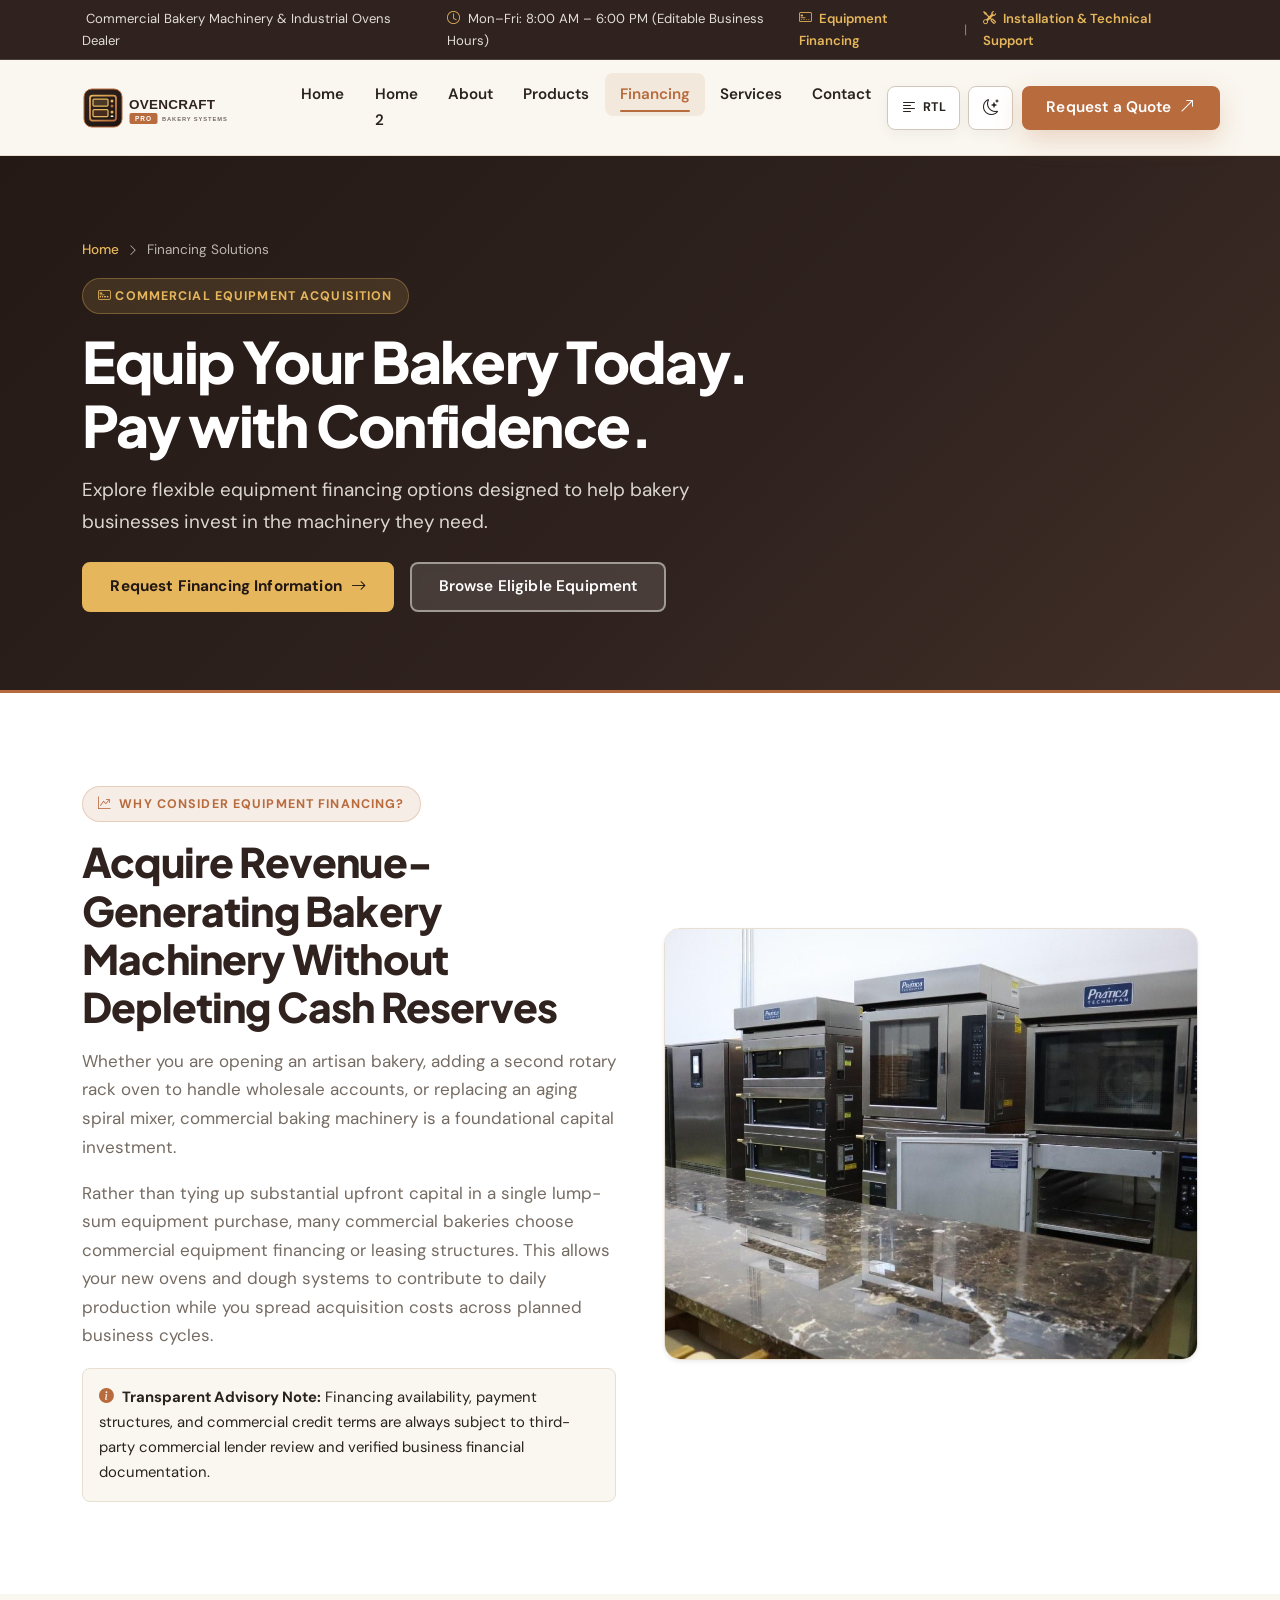
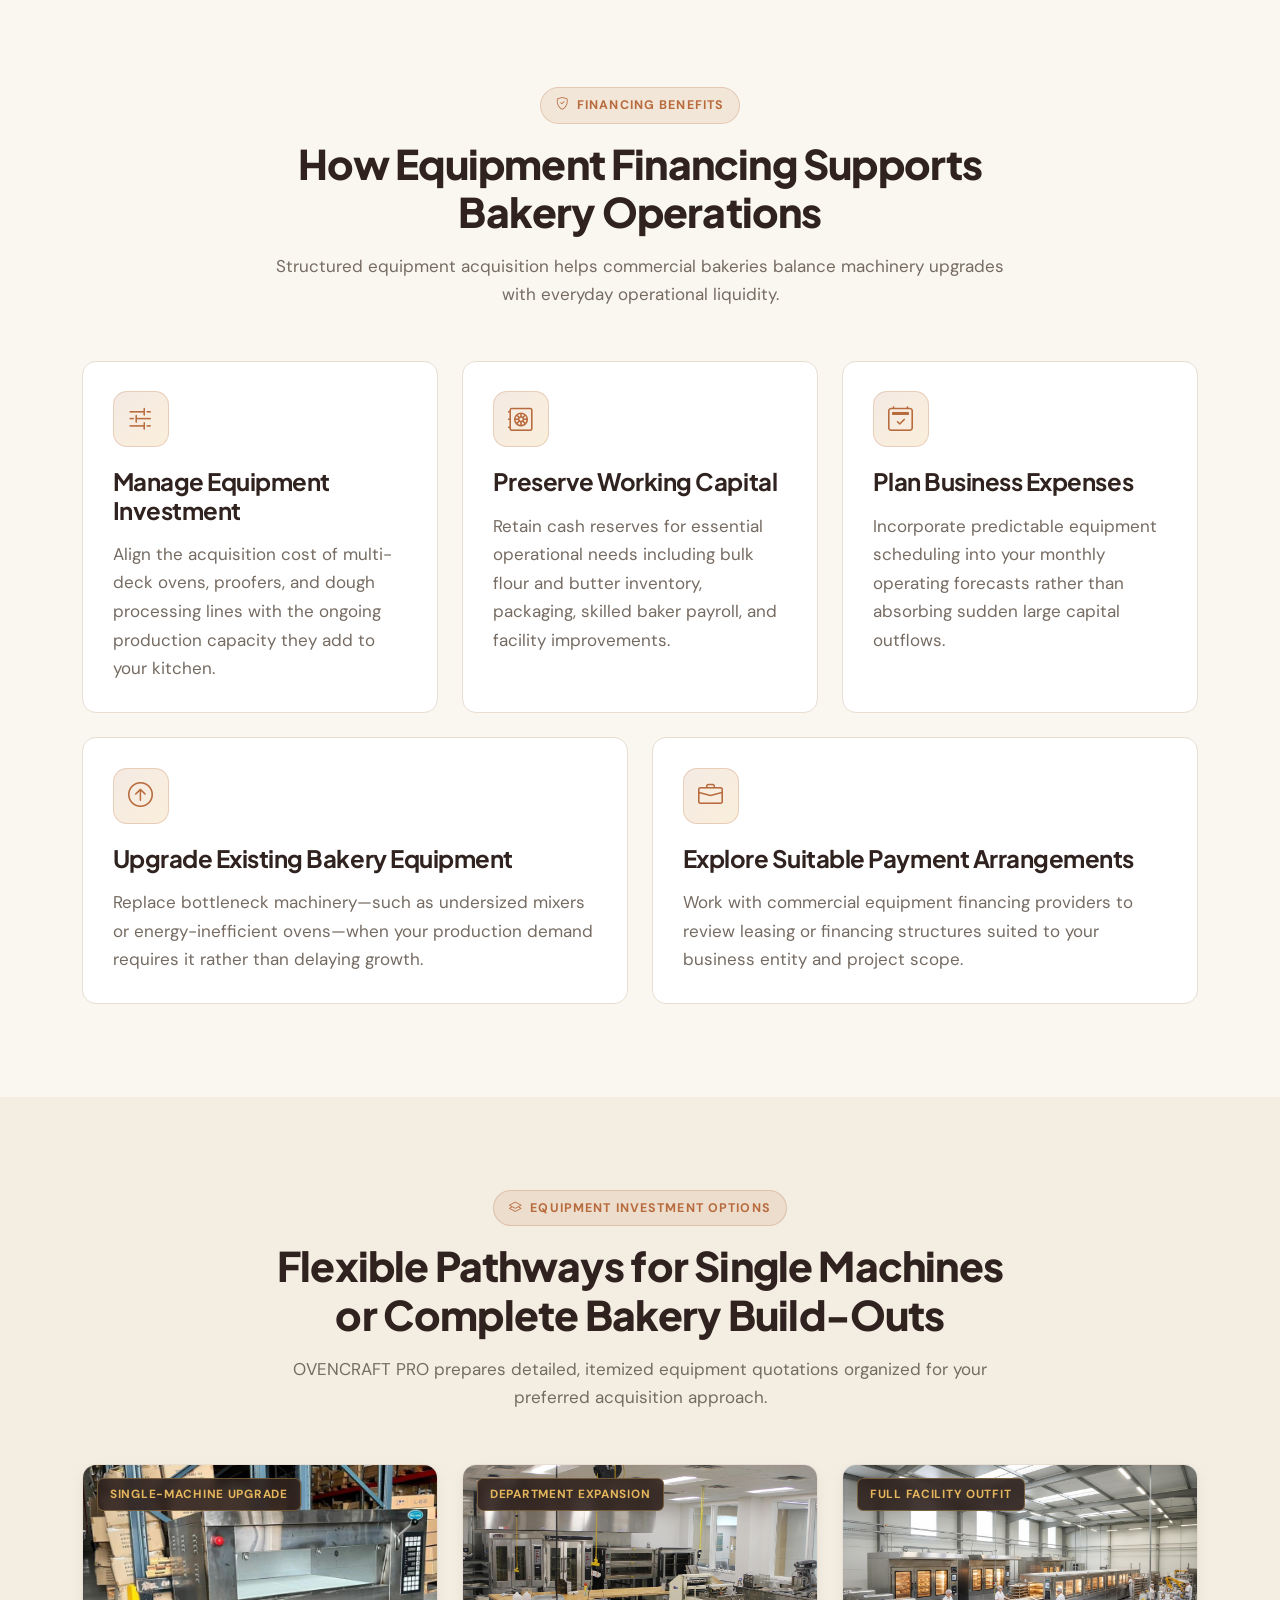
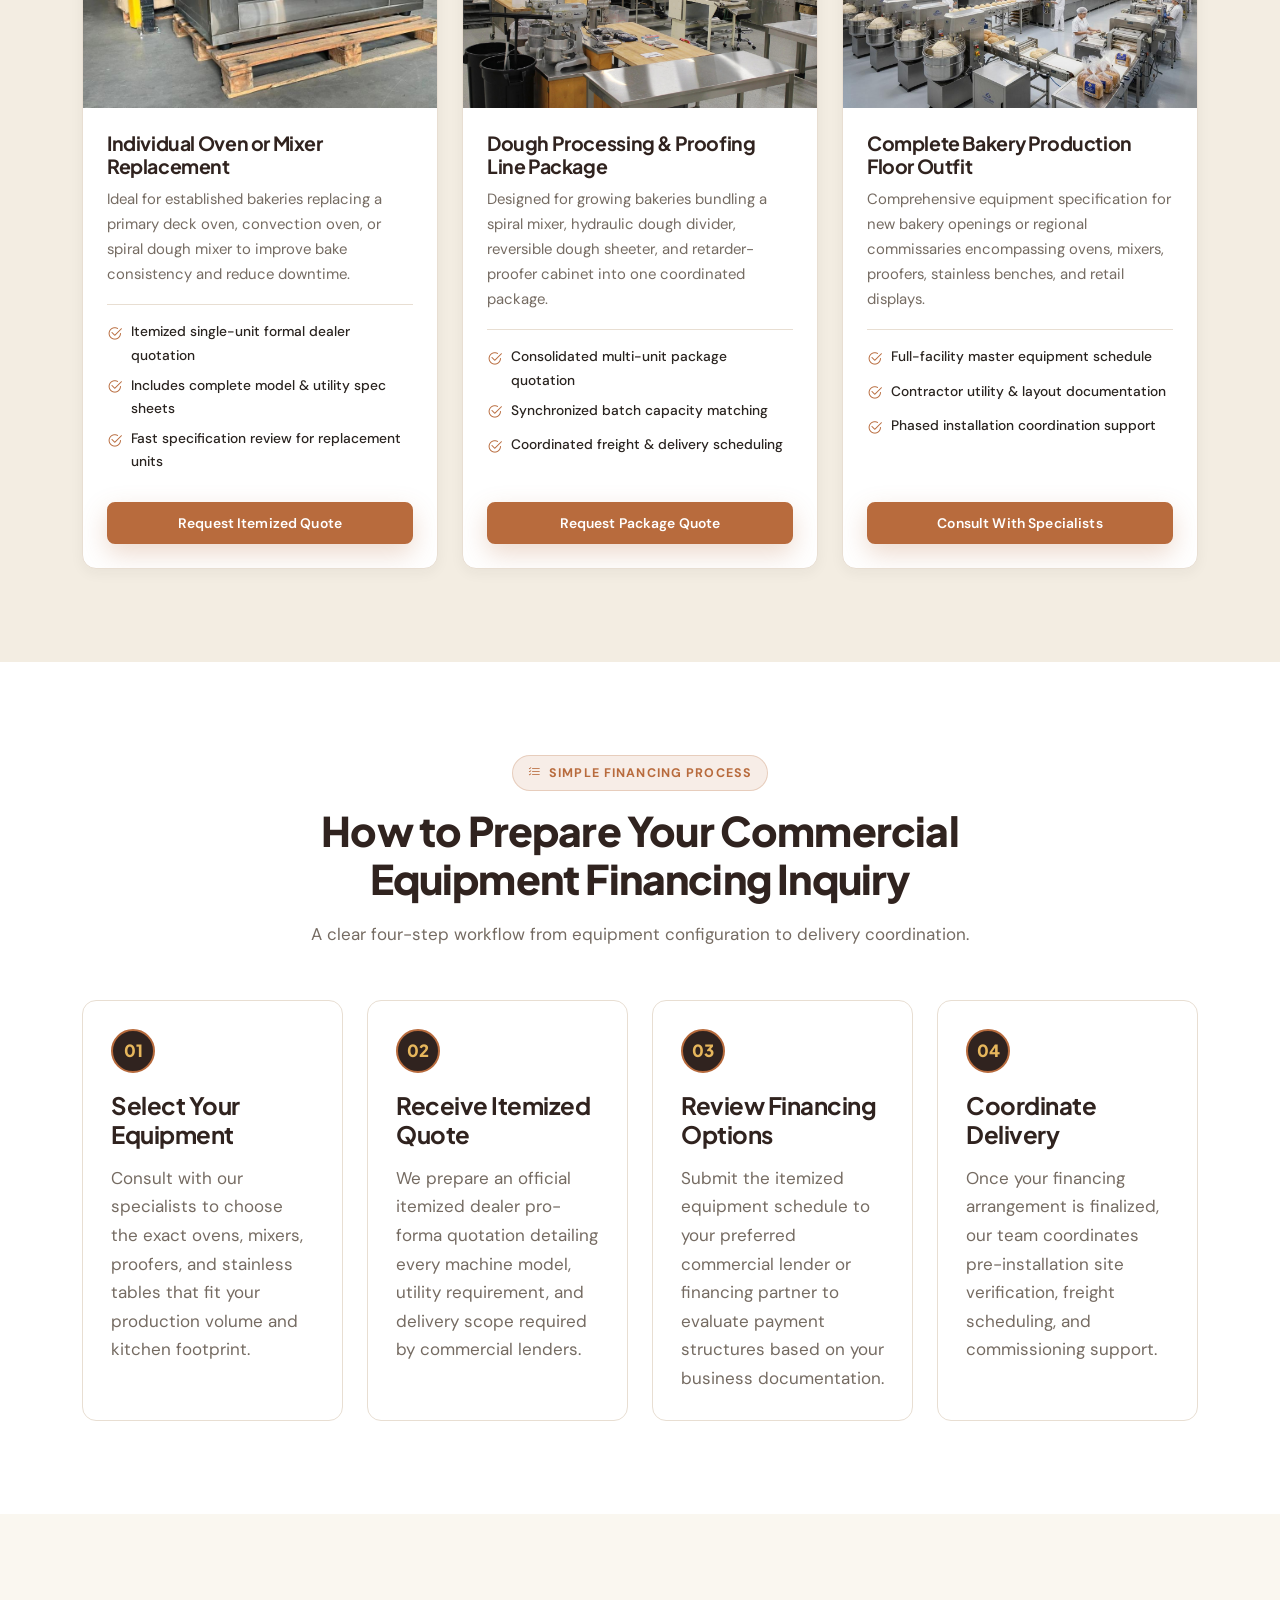
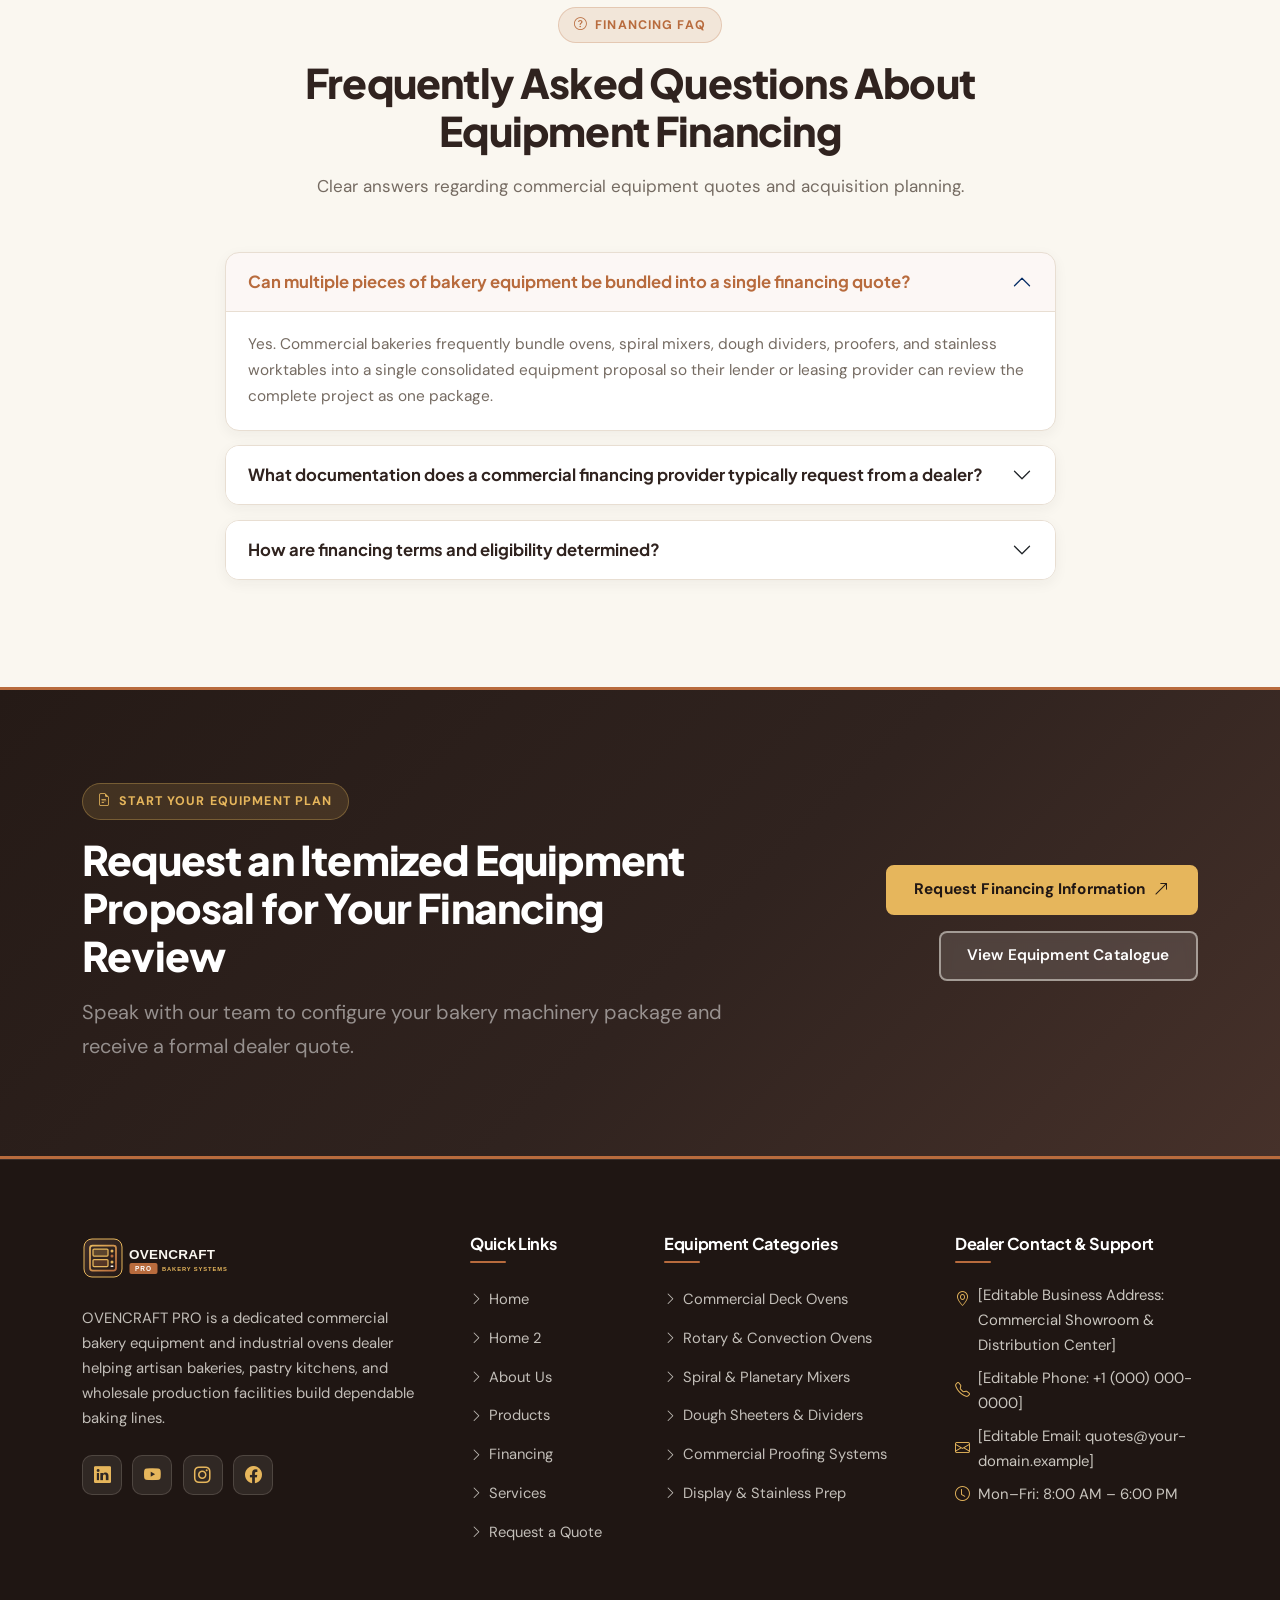
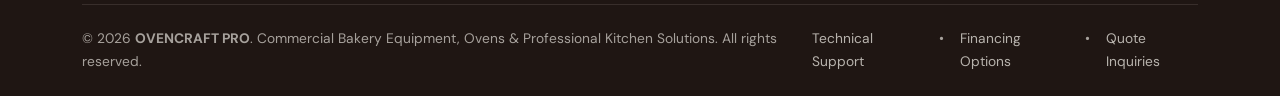
<file: financing.html>
<!DOCTYPE html>
<html lang="en">
<head>
  <meta charset="UTF-8">
  <meta name="viewport" content="width=device-width, initial-scale=1.0">
  <title>Commercial Bakery Equipment Financing Solutions | OVENCRAFT PRO</title>
  <meta name="description" content="Equip your bakery today and pay with confidence. Explore flexible commercial bakery equipment financing options with OVENCRAFT PRO to preserve working capital.">
  <meta property="og:title" content="Financing Solutions | OVENCRAFT PRO Commercial Bakery Equipment">
  <meta property="og:description" content="Equip Your Bakery Today. Pay with Confidence. Explore flexible equipment financing options designed to help bakery businesses invest in the machinery they need.">
  <meta property="og:type" content="website">
  <meta property="og:image" content="assets/images/consultation-planning.png">
  <link rel="icon" type="image/svg+xml" href="favicon.svg">

  <!-- Google Fonts: Plus Jakarta Sans & DM Sans -->
  <link rel="preconnect" href="https://fonts.googleapis.com">
  <link rel="preconnect" href="https://fonts.gstatic.com" crossorigin>
  <link href="https://fonts.googleapis.com/css2?family=DM+Sans:ital,opsz,wght@0,9..40,400;0,9..40,500;0,9..40,600;0,9..40,700;1,9..40,400&family=Plus+Jakarta+Sans:wght@600;700;800&display=swap" rel="stylesheet">

  <!-- Bootstrap 5.3 CSS & Bootstrap Icons -->
  <link href="https://cdn.jsdelivr.net/npm/bootstrap@5.3.3/dist/css/bootstrap.min.css" rel="stylesheet">
  <link href="https://cdn.jsdelivr.net/npm/bootstrap-icons@1.11.3/font/bootstrap-icons.min.css" rel="stylesheet">

  <!-- Custom Stylesheet -->
  <link rel="stylesheet" href="assets/css/style.css">
</head>
<body>

  <!-- Top Utility Bar -->
  <div class="top-utility-bar d-none d-md-block">
    <div class="container d-flex justify-content-between align-items-center">
      <div class="d-flex align-items-center gap-4">
        <span><i class="bi bi-Buildings me-1 text-wheat"></i> Commercial Bakery Machinery &amp; Industrial Ovens Dealer</span>
        <span><i class="bi bi-clock me-1 text-wheat"></i> Mon–Fri: 8:00 AM – 6:00 PM (Editable Business Hours)</span>
      </div>
      <div class="d-flex align-items-center gap-3">
        <a href="financing.html"><i class="bi bi-credit-card-2-front me-1"></i> Equipment Financing</a>
        <span class="opacity-50">|</span>
        <a href="services.html"><i class="bi bi-tools me-1"></i> Installation &amp; Technical Support</a>
      </div>
    </div>
  </div>

  <!-- Sticky Navigation Header -->
  <header class="site-header">
    <div class="container">
      <nav class="navbar navbar-expand-lg navbar-oc" aria-label="Main Navigation">
        <a class="navbar-brand-oc" href="index.html" aria-label="OVENCRAFT PRO Home">
          <img src="assets/images/logo.svg" alt="OVENCRAFT PRO Commercial Bakery Systems Logo" width="180" height="48">
        </a>

        <!-- Hamburger Toggler (Aligned Right on Mobile & Tablet) -->
        <button class="navbar-toggler navbar-toggler-oc d-lg-none" type="button" data-bs-toggle="collapse" data-bs-target="#ovencraftNavbar" aria-controls="ovencraftNavbar" aria-expanded="false" aria-label="Toggle navigation menu">
          <i class="bi bi-list"></i>
        </button>

        <div class="collapse navbar-collapse navbar-collapse-oc" id="ovencraftNavbar">
          <ul class="navbar-nav navbar-nav-oc mx-auto">
            <li class="nav-item">
              <a class="nav-link" href="index.html">Home</a>
            </li>
            <li class="nav-item">
              <a class="nav-link" href="home2.html">Home 2</a>
            </li>
            <li class="nav-item">
              <a class="nav-link" href="about.html">About</a>
            </li>
            <li class="nav-item">
              <a class="nav-link" href="products.html">Products</a>
            </li>
            <li class="nav-item">
              <a class="nav-link active" aria-current="page" href="financing.html">Financing</a>
            </li>
            <li class="nav-item">
              <a class="nav-link" href="services.html">Services</a>
            </li>
            <li class="nav-item">
              <a class="nav-link" href="contact.html">Contact</a>
            </li>
          </ul>
          <div class="header-cta-wrap">
            <div class="header-controls-group">
              <button type="button" class="btn-header-util js-rtl-toggle" aria-label="Toggle RTL and LTR layout direction" title="Toggle RTL / LTR">
                <i class="bi bi-text-left"></i><span>RTL</span>
              </button>
              <button type="button" class="btn-header-util js-theme-toggle" aria-label="Toggle Dark and Light theme" title="Toggle Theme">
                <i class="bi bi-moon-stars"></i><span class="d-lg-none">Dark</span>
              </button>
            </div>
            <a href="contact.html" class="btn-oc-primary">
              <span>Request a Quote</span>
              <i class="bi bi-arrow-up-right"></i>
            </a>
          </div>
        </div>
      </nav>
    </div>
  </header>

  <main>
    <!-- 1. FINANCING HERO -->
    <section class="page-hero">
      <div class="container">
        <div class="row align-items-center g-4">
          <div class="col-lg-8 reveal-item">
            <ol class="breadcrumb-oc">
              <li><a href="index.html">Home</a></li>
              <li><i class="bi bi-chevron-right small"></i></li>
              <li aria-current="page">Financing Solutions</li>
            </ol>
            <span class="eyebrow-badge eyebrow-badge-light d-block" style="width: fit-content;">
              <i class="bi bi-credit-card-2-front"></i> Commercial Equipment Acquisition
            </span>
            <h1>Equip Your Bakery Today. Pay with Confidence.</h1>
            <p class="mb-4">
              Explore flexible equipment financing options designed to help bakery businesses invest in the machinery they need.
            </p>
            <div class="d-flex flex-wrap gap-3">
              <a href="contact.html" class="btn-oc-wheat">
                <span>Request Financing Information</span>
                <i class="bi bi-arrow-right"></i>
              </a>
              <a href="products.html" class="btn-oc-light">
                <span>Browse Eligible Equipment</span>
              </a>
            </div>
          </div>
        </div>
      </div>
    </section>

    <!-- 2. WHY CONSIDER EQUIPMENT FINANCING? -->
    <section class="section-padding bg-surface">
      <div class="container">
        <div class="row align-items-center g-5">
          <div class="col-lg-6 reveal-item">
            <span class="eyebrow-badge"><i class="bi bi-graph-up-arrow"></i> Why Consider Equipment Financing?</span>
            <h2 class="section-title">Acquire Revenue-Generating Bakery Machinery Without Depleting Cash Reserves</h2>
            <p>
              Whether you are opening an artisan bakery, adding a second rotary rack oven to handle wholesale accounts, or replacing an aging spiral mixer, commercial baking machinery is a foundational capital investment.
            </p>
            <p>
              Rather than tying up substantial upfront capital in a single lump-sum equipment purchase, many commercial bakeries choose commercial equipment financing or leasing structures. This allows your new ovens and dough systems to contribute to daily production while you spread acquisition costs across planned business cycles.
            </p>
            <div class="p-3 rounded-3 bg-cream border small" style="border-color: var(--oc-border) !important;">
              <i class="bi bi-info-circle-fill text-copper me-1"></i>
              <strong>Transparent Advisory Note:</strong> Financing availability, payment structures, and commercial credit terms are always subject to third-party commercial lender review and verified business financial documentation.
            </div>
          </div>
          <div class="col-lg-6 reveal-item">
            <div class="rounded-4 overflow-hidden shadow-sm border" style="border-color: var(--oc-border) !important;">
              <img src="assets/images/image copy 26.png" alt="Commercial bakery operators reviewing equipment acquisition plans and showroom blueprints" class="w-100" style="height: 430px; object-fit: cover;">
            </div>
          </div>
        </div>
      </div>
    </section>

    <!-- 3. FINANCING BENEFITS -->
    <section class="section-padding bg-cream">
      <div class="container">
        <div class="section-header text-center reveal-item">
          <span class="eyebrow-badge"><i class="bi bi-shield-check"></i> Financing Benefits</span>
          <h2 class="section-title">How Equipment Financing Supports Bakery Operations</h2>
          <p class="mb-0">
            Structured equipment acquisition helps commercial bakeries balance machinery upgrades with everyday operational liquidity.
          </p>
        </div>

        <div class="row g-4 justify-content-center">
          <div class="col-md-6 col-lg-4 reveal-item">
            <div class="pillar-box">
              <div class="pillar-icon"><i class="bi bi-sliders2"></i></div>
              <h3>Manage Equipment Investment</h3>
              <p class="mb-0">
                Align the acquisition cost of multi-deck ovens, proofers, and dough processing lines with the ongoing production capacity they add to your kitchen.
              </p>
            </div>
          </div>

          <div class="col-md-6 col-lg-4 reveal-item">
            <div class="pillar-box">
              <div class="pillar-icon"><i class="bi bi-safe2"></i></div>
              <h3>Preserve Working Capital</h3>
              <p class="mb-0">
                Retain cash reserves for essential operational needs including bulk flour and butter inventory, packaging, skilled baker payroll, and facility improvements.
              </p>
            </div>
          </div>

          <div class="col-md-6 col-lg-4 reveal-item">
            <div class="pillar-box">
              <div class="pillar-icon"><i class="bi bi-calendar2-check"></i></div>
              <h3>Plan Business Expenses</h3>
              <p class="mb-0">
                Incorporate predictable equipment scheduling into your monthly operating forecasts rather than absorbing sudden large capital outflows.
              </p>
            </div>
          </div>

          <div class="col-md-6 col-lg-6 reveal-item">
            <div class="pillar-box">
              <div class="pillar-icon"><i class="bi bi-arrow-up-circle"></i></div>
              <h3>Upgrade Existing Bakery Equipment</h3>
              <p class="mb-0">
                Replace bottleneck machinery—such as undersized mixers or energy-inefficient ovens—when your production demand requires it rather than delaying growth.
              </p>
            </div>
          </div>

          <div class="col-md-6 col-lg-6 reveal-item">
            <div class="pillar-box">
              <div class="pillar-icon"><i class="bi bi-briefcase"></i></div>
              <h3>Explore Suitable Payment Arrangements</h3>
              <p class="mb-0">
                Work with commercial equipment financing providers to review leasing or financing structures suited to your business entity and project scope.
              </p>
            </div>
          </div>
        </div>
      </div>
    </section>

    <!-- 4. EQUIPMENT INVESTMENT OPTIONS -->
    <section class="section-padding bg-stone-cream">
      <div class="container">
        <div class="section-header text-center reveal-item">
          <span class="eyebrow-badge"><i class="bi bi-layers"></i> Equipment Investment Options</span>
          <h2 class="section-title">Flexible Pathways for Single Machines or Complete Bakery Build-Outs</h2>
          <p class="mb-0">
            OVENCRAFT PRO prepares detailed, itemized equipment quotations organized for your preferred acquisition approach.
          </p>
        </div>

        <div class="row g-4">
          <div class="col-lg-4 reveal-item">
            <div class="oc-card">
              <div class="oc-card-media">
                <img src="assets/images/image copy 7.png" alt="Single Primary Production Oven Upgrade" loading="lazy">
                <span class="oc-card-badge">Single-Machine Upgrade</span>
              </div>
              <div class="oc-card-body">
                <h3 class="oc-card-title">Individual Oven or Mixer Replacement</h3>
                <p class="oc-card-desc">
                  Ideal for established bakeries replacing a primary deck oven, convection oven, or spiral dough mixer to improve bake consistency and reduce downtime.
                </p>
                <ul class="oc-feature-list">
                  <li><i class="bi bi-check2-circle"></i><span>Itemized single-unit formal dealer quotation</span></li>
                  <li><i class="bi bi-check2-circle"></i><span>Includes complete model &amp; utility spec sheets</span></li>
                  <li><i class="bi bi-check2-circle"></i><span>Fast specification review for replacement units</span></li>
                </ul>
                <div class="oc-card-actions">
                  <a href="contact.html?category=Commercial+Ovens" class="btn-oc-primary">Request Itemized Quote</a>
                </div>
              </div>
            </div>
          </div>

          <div class="col-lg-4 reveal-item">
            <div class="oc-card">
              <div class="oc-card-media">
                <img src="assets/images/image copy 25.png" alt="Dough Make-Up and Proofing Line Expansion" loading="lazy">
                <span class="oc-card-badge">Department Expansion</span>
              </div>
              <div class="oc-card-body">
                <h3 class="oc-card-title">Dough Processing &amp; Proofing Line Package</h3>
                <p class="oc-card-desc">
                  Designed for growing bakeries bundling a spiral mixer, hydraulic dough divider, reversible dough sheeter, and retarder-proofer cabinet into one coordinated package.
                </p>
                <ul class="oc-feature-list">
                  <li><i class="bi bi-check2-circle"></i><span>Consolidated multi-unit package quotation</span></li>
                  <li><i class="bi bi-check2-circle"></i><span>Synchronized batch capacity matching</span></li>
                  <li><i class="bi bi-check2-circle"></i><span>Coordinated freight &amp; delivery scheduling</span></li>
                </ul>
                <div class="oc-card-actions">
                  <a href="contact.html?category=Dough+Processing" class="btn-oc-primary">Request Package Quote</a>
                </div>
              </div>
            </div>
          </div>

          <div class="col-lg-4 reveal-item">
            <div class="oc-card">
              <div class="oc-card-media">
                <img src="assets/images/image copy 18.png" alt="Full Turnkey Commercial Bakery Facility Equipment Package" loading="lazy">
                <span class="oc-card-badge">Full Facility Outfit</span>
              </div>
              <div class="oc-card-body">
                <h3 class="oc-card-title">Complete Bakery Production Floor Outfit</h3>
                <p class="oc-card-desc">
                  Comprehensive equipment specification for new bakery openings or regional commissaries encompassing ovens, mixers, proofers, stainless benches, and retail displays.
                </p>
                <ul class="oc-feature-list">
                  <li><i class="bi bi-check2-circle"></i><span>Full-facility master equipment schedule</span></li>
                  <li><i class="bi bi-check2-circle"></i><span>Contractor utility &amp; layout documentation</span></li>
                  <li><i class="bi bi-check2-circle"></i><span>Phased installation coordination support</span></li>
                </ul>
                <div class="oc-card-actions">
                  <a href="contact.html?category=Full+Bakery+Package" class="btn-oc-primary">Consult With Specialists</a>
                </div>
              </div>
            </div>
          </div>
        </div>
      </div>
    </section>

    <!-- 5. SIMPLE FINANCING PROCESS -->
    <section class="section-padding bg-surface">
      <div class="container">
        <div class="section-header text-center reveal-item">
          <span class="eyebrow-badge"><i class="bi bi-list-check"></i> Simple Financing Process</span>
          <h2 class="section-title">How to Prepare Your Commercial Equipment Financing Inquiry</h2>
          <p class="mb-0">
            A clear four-step workflow from equipment configuration to delivery coordination.
          </p>
        </div>

        <div class="row g-4">
          <div class="col-md-6 col-lg-3 reveal-item">
            <div class="step-card">
              <div class="step-number">01</div>
              <h3>Select Your Equipment</h3>
              <p class="mb-0">
                Consult with our specialists to choose the exact ovens, mixers, proofers, and stainless tables that fit your production volume and kitchen footprint.
              </p>
            </div>
          </div>

          <div class="col-md-6 col-lg-3 reveal-item">
            <div class="step-card">
              <div class="step-number">02</div>
              <h3>Receive Itemized Quote</h3>
              <p class="mb-0">
                We prepare an official itemized dealer pro-forma quotation detailing every machine model, utility requirement, and delivery scope required by commercial lenders.
              </p>
            </div>
          </div>

          <div class="col-md-6 col-lg-3 reveal-item">
            <div class="step-card">
              <div class="step-number">03</div>
              <h3>Review Financing Options</h3>
              <p class="mb-0">
                Submit the itemized equipment schedule to your preferred commercial lender or financing partner to evaluate payment structures based on your business documentation.
              </p>
            </div>
          </div>

          <div class="col-md-6 col-lg-3 reveal-item">
            <div class="step-card">
              <div class="step-number">04</div>
              <h3>Coordinate Delivery</h3>
              <p class="mb-0">
                Once your financing arrangement is finalized, our team coordinates pre-installation site verification, freight scheduling, and commissioning support.
              </p>
            </div>
          </div>
        </div>
      </div>
    </section>

    <!-- 6. FREQUENTLY ASKED QUESTIONS -->
    <section class="section-padding bg-cream">
      <div class="container">
        <div class="row justify-content-center">
          <div class="col-lg-9">
            <div class="section-header text-center reveal-item">
              <span class="eyebrow-badge"><i class="bi bi-question-circle"></i> Financing FAQ</span>
              <h2 class="section-title">Frequently Asked Questions About Equipment Financing</h2>
              <p class="mb-0">
                Clear answers regarding commercial equipment quotes and acquisition planning.
              </p>
            </div>

            <div class="accordion accordion-oc reveal-item" id="financingFaqAccordion">
              <div class="accordion-item">
                <h3 class="accordion-header" id="finFaqOne">
                  <button class="accordion-button" type="button" data-bs-toggle="collapse" data-bs-target="#finCollapseOne" aria-expanded="true" aria-controls="finCollapseOne">
                    Can multiple pieces of bakery equipment be bundled into a single financing quote?
                  </button>
                </h3>
                <div id="finCollapseOne" class="accordion-collapse collapse show" aria-labelledby="finFaqOne" data-bs-parent="#financingFaqAccordion">
                  <div class="accordion-body">
                    Yes. Commercial bakeries frequently bundle ovens, spiral mixers, dough dividers, proofers, and stainless worktables into a single consolidated equipment proposal so their lender or leasing provider can review the complete project as one package.
                  </div>
                </div>
              </div>

              <div class="accordion-item">
                <h3 class="accordion-header" id="finFaqTwo">
                  <button class="accordion-button collapsed" type="button" data-bs-toggle="collapse" data-bs-target="#finCollapseTwo" aria-expanded="false" aria-controls="finCollapseTwo">
                    What documentation does a commercial financing provider typically request from a dealer?
                  </button>
                </h3>
                <div id="finCollapseTwo" class="accordion-collapse collapse" aria-labelledby="finFaqTwo" data-bs-parent="#financingFaqAccordion">
                  <div class="accordion-body">
                    Commercial equipment lenders generally require a formal itemized dealer quotation listing model identifiers, equipment categories, quantities, and delivery specifications. OVENCRAFT PRO prepares this documentation promptly after your equipment consultation.
                  </div>
                </div>
              </div>

              <div class="accordion-item">
                <h3 class="accordion-header" id="finFaqThree">
                  <button class="accordion-button collapsed" type="button" data-bs-toggle="collapse" data-bs-target="#finCollapseThree" aria-expanded="false" aria-controls="finCollapseThree">
                    How are financing terms and eligibility determined?
                  </button>
                </h3>
                <div id="finCollapseThree" class="accordion-collapse collapse" aria-labelledby="finFaqThree" data-bs-parent="#financingFaqAccordion">
                  <div class="accordion-body">
                    All credit decisions, payment schedules, and agreement terms are determined directly by qualified commercial financing institutions based on your verified business history, financial statements, and project scope. OVENCRAFT PRO does not make credit determinations or guarantee specific rates.
                  </div>
                </div>
              </div>
            </div>
          </div>
        </div>
      </div>
    </section>

    <!-- 7. REQUEST FINANCING INFORMATION CTA -->
    <section class="section-padding cta-banner-section">
      <div class="container">
        <div class="row align-items-center justify-content-between g-4 reveal-item">
          <div class="col-lg-7">
            <span class="eyebrow-badge eyebrow-badge-light"><i class="bi bi-file-earmark-text"></i> Start Your Equipment Plan</span>
            <h2 class="section-title text-white mb-3">Request an Itemized Equipment Proposal for Your Financing Review</h2>
            <p class="mb-0 text-white-50 fs-5">
              Speak with our team to configure your bakery machinery package and receive a formal dealer quote.
            </p>
          </div>
          <div class="col-lg-5 text-lg-end">
            <div class="d-flex flex-wrap gap-3 justify-content-lg-end">
              <a href="contact.html" class="btn-oc-wheat">
                <span>Request Financing Information</span>
                <i class="bi bi-arrow-up-right"></i>
              </a>
              <a href="products.html" class="btn-oc-light">
                <span>View Equipment Catalogue</span>
              </a>
            </div>
          </div>
        </div>
      </div>
    </section>
  </main>

  <!-- Consistent Premium Footer -->
  <footer class="site-footer">
    <div class="container">
      <div class="row g-4 g-lg-5">
        <div class="col-lg-4">
          <a href="index.html" class="d-inline-block mb-3" aria-label="OVENCRAFT PRO Home">
            <img src="assets/images/logo-light.svg" alt="OVENCRAFT PRO Commercial Bakery Systems Logo" width="180" height="48">
          </a>
          <p class="small mb-4" style="color: rgba(250, 247, 240, 0.75);">
            OVENCRAFT PRO is a dedicated commercial bakery equipment and industrial ovens dealer helping artisan bakeries, pastry kitchens, and wholesale production facilities build dependable baking lines.
          </p>
          <div class="social-links-oc">
            <a href="contact.html" aria-label="Connect on LinkedIn"><i class="bi bi-linkedin"></i></a>
            <a href="products.html" aria-label="Watch Equipment Demos on YouTube"><i class="bi bi-youtube"></i></a>
            <a href="about.html" aria-label="Follow Showroom Updates on Instagram"><i class="bi bi-instagram"></i></a>
            <a href="services.html" aria-label="Connect on Facebook"><i class="bi bi-facebook"></i></a>
          </div>
        </div>

        <div class="col-6 col-md-4 col-lg-2">
          <h3 class="footer-heading">Quick Links</h3>
          <ul class="footer-links">
            <li><a href="index.html"><i class="bi bi-chevron-right small"></i> Home</a></li>
            <li><a href="home2.html"><i class="bi bi-chevron-right small"></i> Home 2</a></li>
            <li><a href="about.html"><i class="bi bi-chevron-right small"></i> About Us</a></li>
            <li><a href="products.html"><i class="bi bi-chevron-right small"></i> Products</a></li>
            <li><a href="financing.html"><i class="bi bi-chevron-right small"></i> Financing</a></li>
            <li><a href="services.html"><i class="bi bi-chevron-right small"></i> Services</a></li>
            <li><a href="contact.html"><i class="bi bi-chevron-right small"></i> Request a Quote</a></li>
          </ul>
        </div>

        <div class="col-6 col-md-4 col-lg-3">
          <h3 class="footer-heading">Equipment Categories</h3>
          <ul class="footer-links">
            <li><a href="products.html?category=ovens"><i class="bi bi-chevron-right small"></i> Commercial Deck Ovens</a></li>
            <li><a href="products.html?category=ovens"><i class="bi bi-chevron-right small"></i> Rotary &amp; Convection Ovens</a></li>
            <li><a href="products.html?category=mixing"><i class="bi bi-chevron-right small"></i> Spiral &amp; Planetary Mixers</a></li>
            <li><a href="products.html?category=dough-processing"><i class="bi bi-chevron-right small"></i> Dough Sheeters &amp; Dividers</a></li>
            <li><a href="products.html?category=proofing"><i class="bi bi-chevron-right small"></i> Commercial Proofing Systems</a></li>
            <li><a href="products.html?category=accessories"><i class="bi bi-chevron-right small"></i> Display &amp; Stainless Prep</a></li>
          </ul>
        </div>

        <div class="col-md-4 col-lg-3">
          <h3 class="footer-heading">Dealer Contact &amp; Support</h3>
          <ul class="list-unstyled small mb-0 d-flex flex-column gap-2" style="color: rgba(250, 247, 240, 0.78);">
            <li class="d-flex align-items-start gap-2">
              <i class="bi bi-geo-alt text-wheat mt-1"></i>
              <span>[Editable Business Address: Commercial Showroom &amp; Distribution Center]</span>
            </li>
            <li class="d-flex align-items-center gap-2">
              <i class="bi bi-telephone text-wheat"></i>
              <span>[Editable Phone: +1 (000) 000-0000]</span>
            </li>
            <li class="d-flex align-items-center gap-2">
              <i class="bi bi-envelope text-wheat"></i>
              <span>[Editable Email: quotes@your-domain.example]</span>
            </li>
            <li class="d-flex align-items-center gap-2">
              <i class="bi bi-clock text-wheat"></i>
              <span>Mon–Fri: 8:00 AM – 6:00 PM</span>
            </li>
          </ul>
        </div>
      </div>

      <div class="footer-bottom">
        <div class="d-flex flex-column flex-md-row justify-content-between align-items-center gap-2">
          <div>
            &copy; 2026 <strong>OVENCRAFT PRO</strong>. Commercial Bakery Equipment, Ovens &amp; Professional Kitchen Solutions. All rights reserved.
          </div>
          <div class="d-flex gap-3">
            <a href="services.html" class="text-decoration-none" style="color: rgba(250, 247, 240, 0.7);">Technical Support</a>
            <span>&bull;</span>
            <a href="financing.html" class="text-decoration-none" style="color: rgba(250, 247, 240, 0.7);">Financing Options</a>
            <span>&bull;</span>
            <a href="contact.html" class="text-decoration-none" style="color: rgba(250, 247, 240, 0.7);">Quote Inquiries</a>
          </div>
        </div>
      </div>
    </div>
  </footer>

  <!-- Bootstrap 5.3 JS Bundle & Main Script -->
  <script src="https://cdn.jsdelivr.net/npm/bootstrap@5.3.3/dist/js/bootstrap.bundle.min.js"></script>
  <script src="assets/js/main.js"></script>
</body>
</html>
</file>
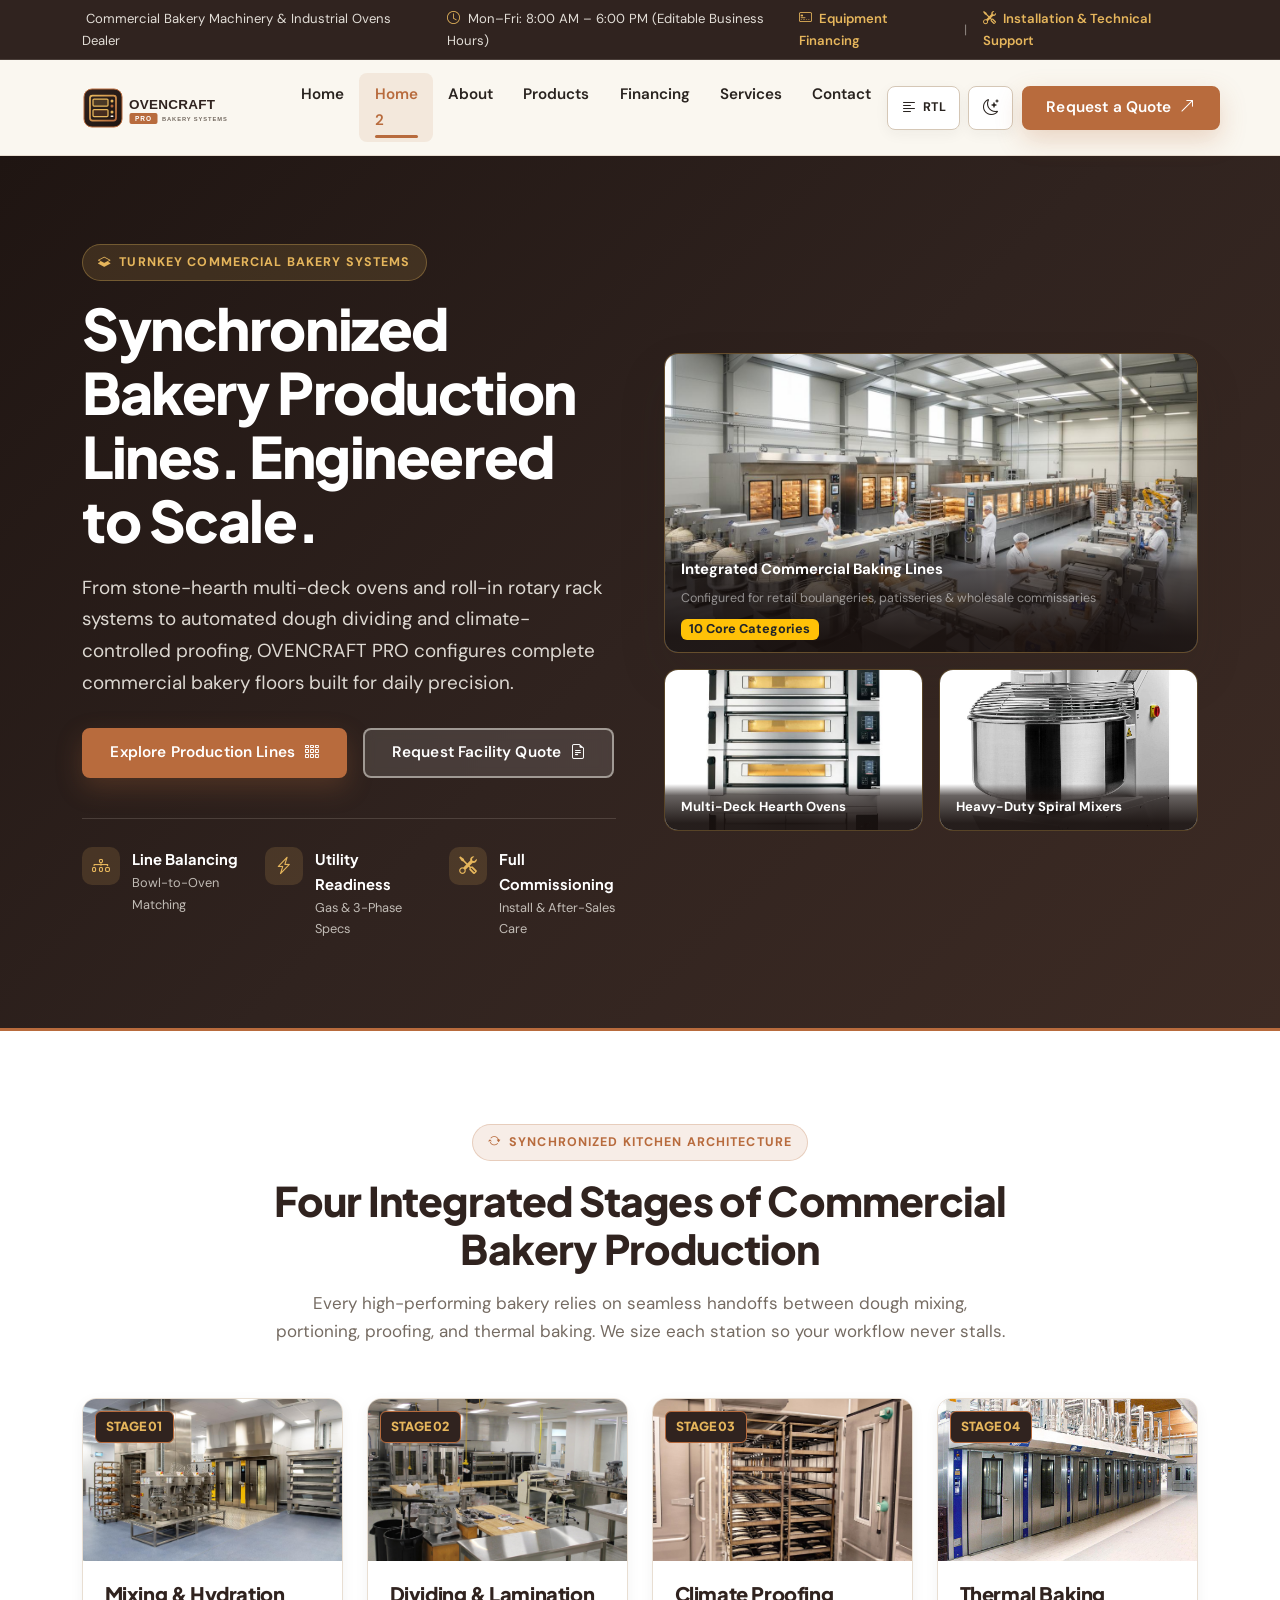
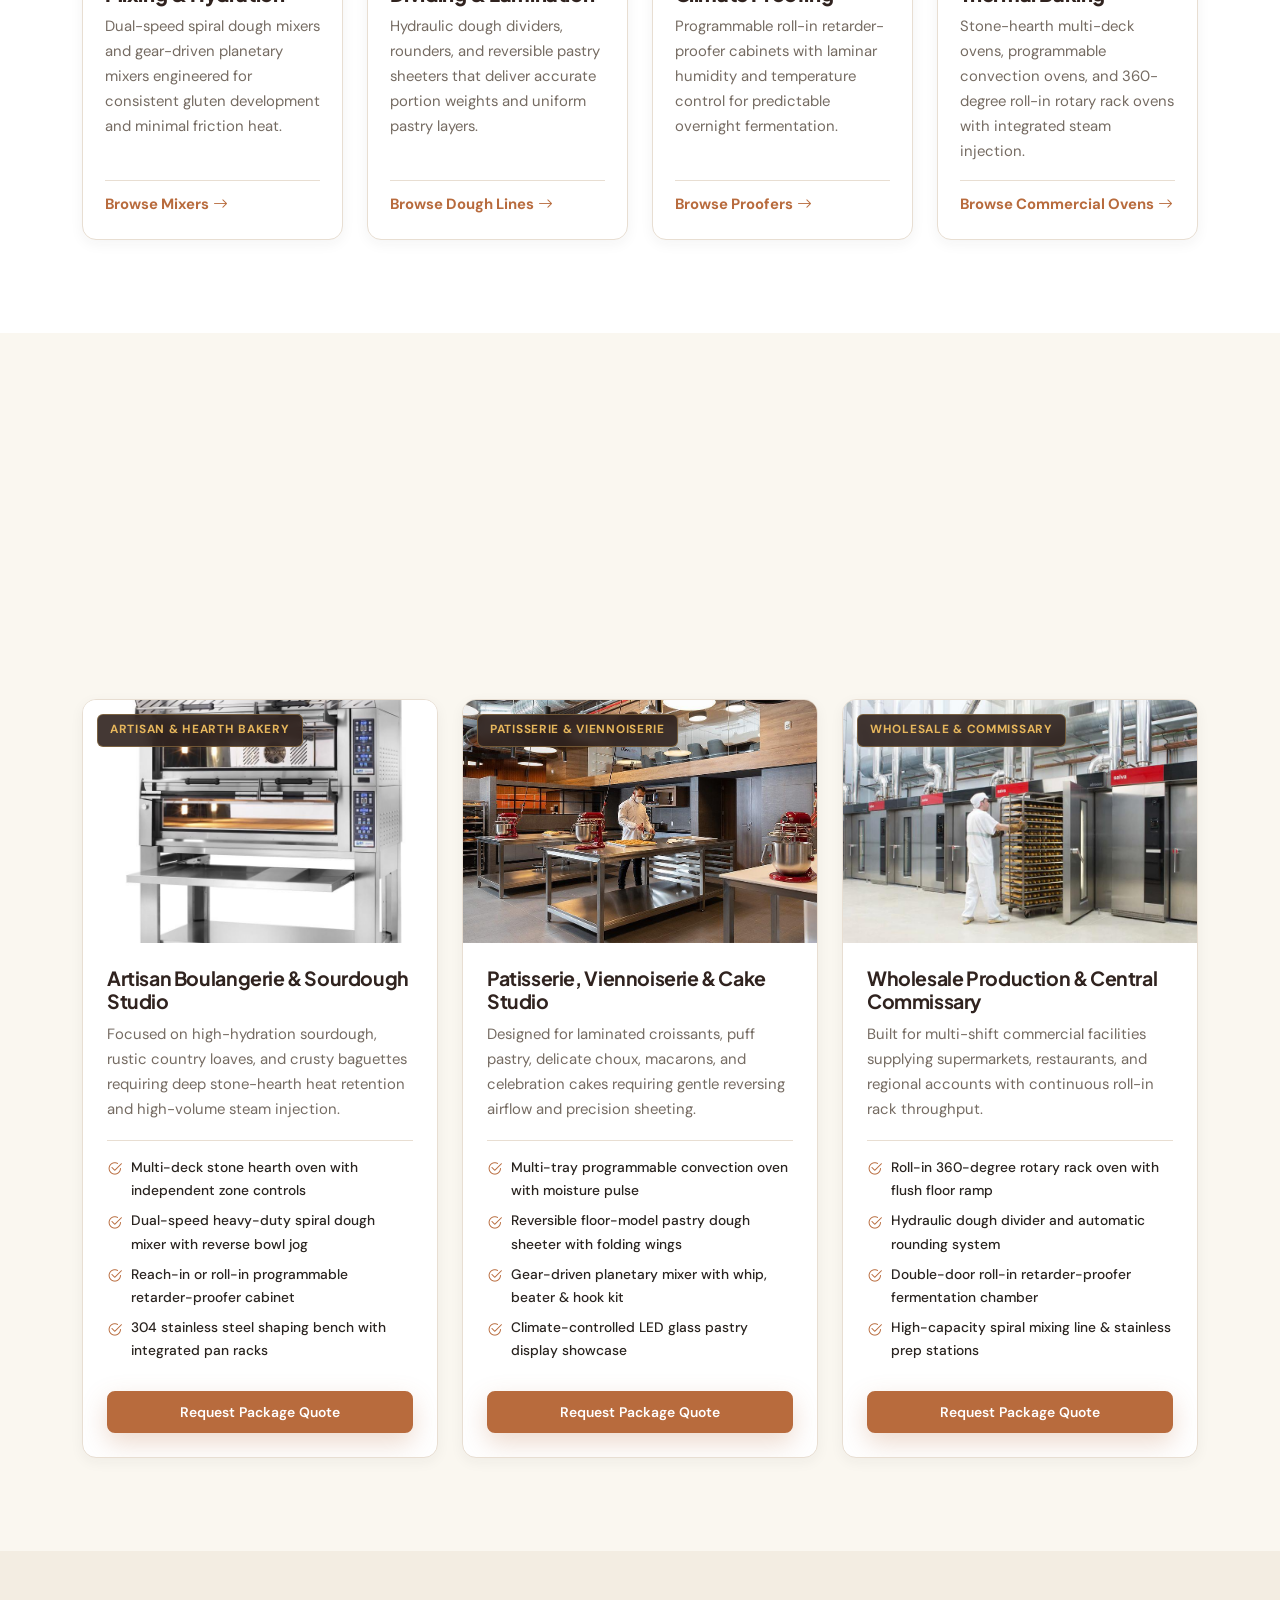
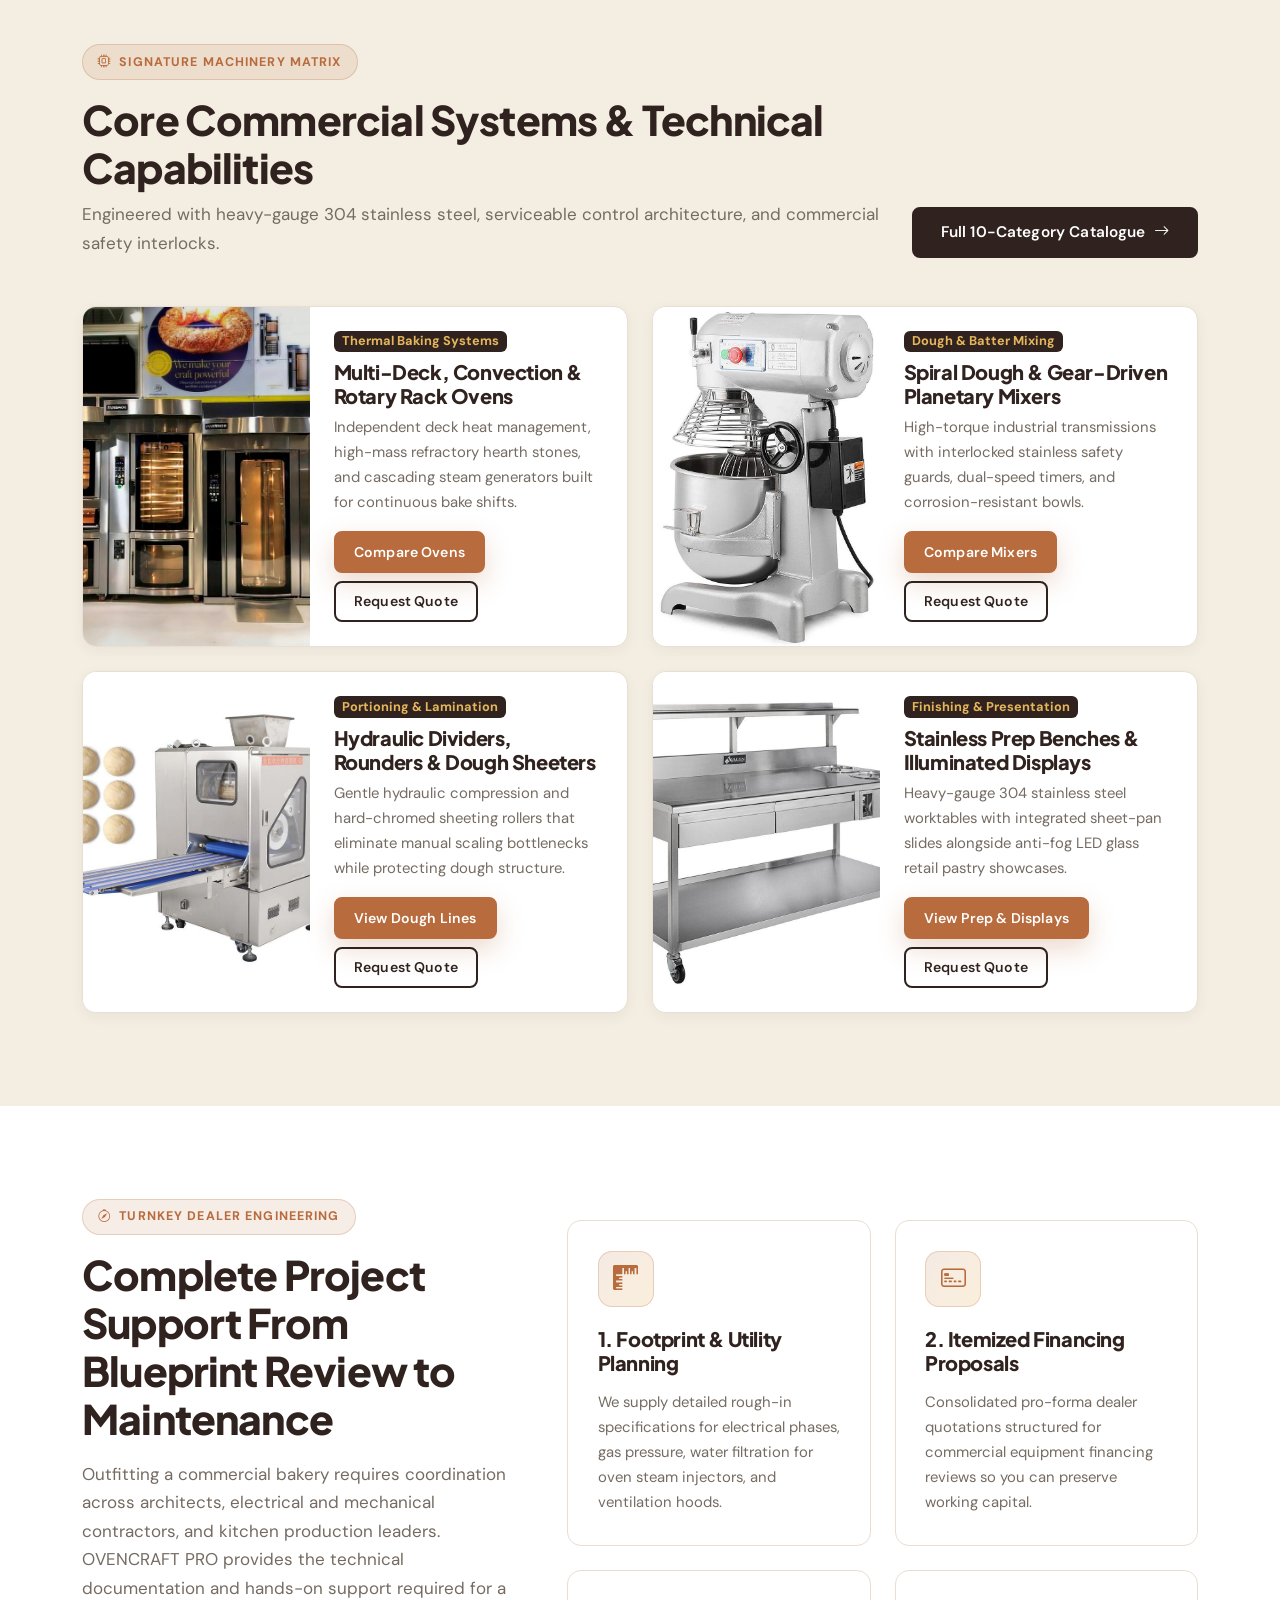
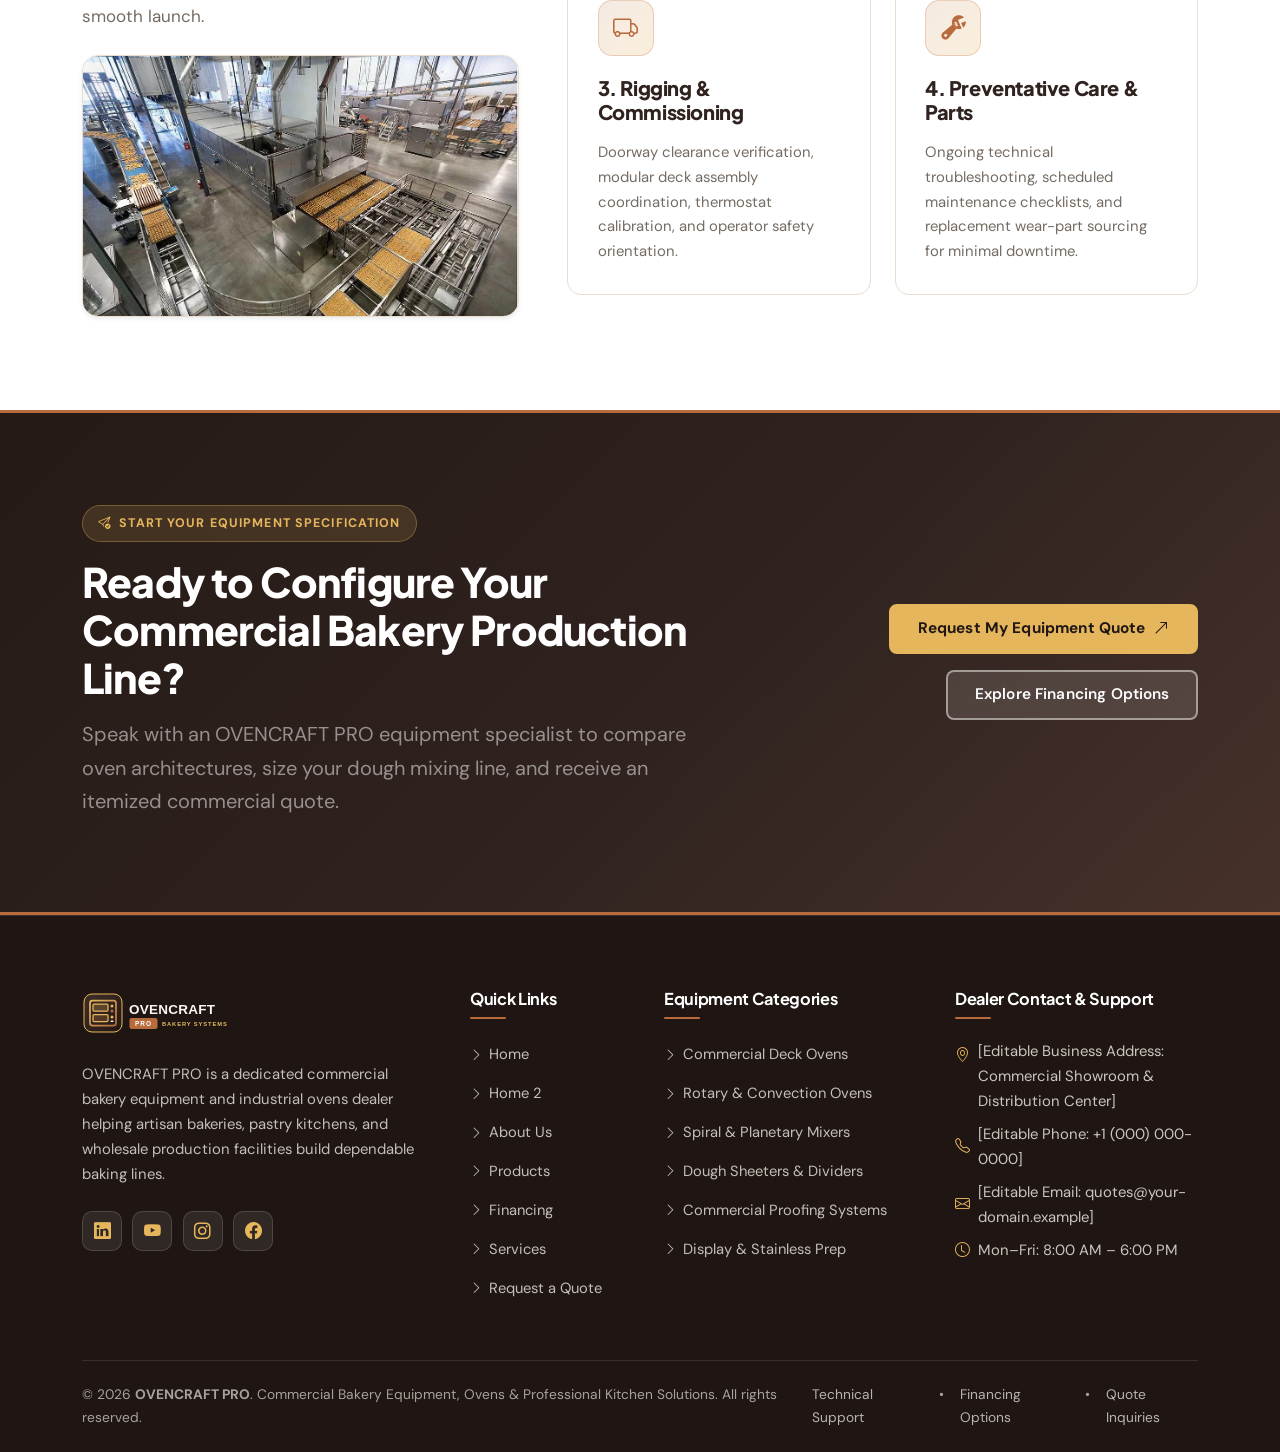
<file: home2.html>
<!DOCTYPE html>
<html lang="en">
<head>
  <meta charset="UTF-8">
  <meta name="viewport" content="width=device-width, initial-scale=1.0">
  <title>Home 2 – Turnkey Bakery Production Systems | OVENCRAFT PRO</title>
  <meta name="description" content="Explore OVENCRAFT PRO Home 2: Turnkey commercial bakery production lines, synchronized mixing-to-baking workflows, facility solutions, and dealer engineering support.">
  <meta property="og:title" content="Home 2 – Commercial Bakery Production Lines | OVENCRAFT PRO">
  <meta property="og:description" content="Synchronized commercial bakery ovens, dough processing systems, and turnkey kitchen engineering by OVENCRAFT PRO.">
  <meta property="og:type" content="website">
  <meta property="og:image" content="assets/images/bakery-production-line.png">
  <link rel="icon" type="image/svg+xml" href="favicon.svg">

  <!-- Google Fonts: Plus Jakarta Sans & DM Sans -->
  <link rel="preconnect" href="https://fonts.googleapis.com">
  <link rel="preconnect" href="https://fonts.gstatic.com" crossorigin>
  <link href="https://fonts.googleapis.com/css2?family=DM+Sans:ital,opsz,wght@0,9..40,400;0,9..40,500;0,9..40,600;0,9..40,700;1,9..40,400&family=Plus+Jakarta+Sans:wght@600;700;800&display=swap" rel="stylesheet">

  <!-- Bootstrap 5.3 CSS & Bootstrap Icons -->
  <link href="https://cdn.jsdelivr.net/npm/bootstrap@5.3.3/dist/css/bootstrap.min.css" rel="stylesheet">
  <link href="https://cdn.jsdelivr.net/npm/bootstrap-icons@1.11.3/font/bootstrap-icons.min.css" rel="stylesheet">

  <!-- Custom Stylesheet -->
  <link rel="stylesheet" href="assets/css/style.css">
</head>
<body>

  <!-- Top Utility Bar -->
  <div class="top-utility-bar d-none d-md-block">
    <div class="container d-flex justify-content-between align-items-center">
      <div class="d-flex align-items-center gap-4">
        <span><i class="bi bi-Buildings me-1 text-wheat"></i> Commercial Bakery Machinery &amp; Industrial Ovens Dealer</span>
        <span><i class="bi bi-clock me-1 text-wheat"></i> Mon–Fri: 8:00 AM – 6:00 PM (Editable Business Hours)</span>
      </div>
      <div class="d-flex align-items-center gap-3">
        <a href="financing.html"><i class="bi bi-credit-card-2-front me-1"></i> Equipment Financing</a>
        <span class="opacity-50">|</span>
        <a href="services.html"><i class="bi bi-tools me-1"></i> Installation &amp; Technical Support</a>
      </div>
    </div>
  </div>

  <!-- Sticky Navigation Header -->
  <header class="site-header">
    <div class="container">
      <nav class="navbar navbar-expand-lg navbar-oc" aria-label="Main Navigation">
        <a class="navbar-brand-oc" href="index.html" aria-label="OVENCRAFT PRO Home">
          <img src="assets/images/logo.svg" alt="OVENCRAFT PRO Commercial Bakery Systems Logo" width="180" height="48">
        </a>

        <!-- Hamburger Toggler (Aligned Right on Mobile & Tablet) -->
        <button class="navbar-toggler navbar-toggler-oc d-lg-none" type="button" data-bs-toggle="collapse" data-bs-target="#ovencraftNavbar" aria-controls="ovencraftNavbar" aria-expanded="false" aria-label="Toggle navigation menu">
          <i class="bi bi-list"></i>
        </button>

        <div class="collapse navbar-collapse navbar-collapse-oc" id="ovencraftNavbar">
          <ul class="navbar-nav navbar-nav-oc mx-auto">
            <li class="nav-item">
              <a class="nav-link" href="index.html">Home</a>
            </li>
            <li class="nav-item">
              <a class="nav-link active" aria-current="page" href="home2.html">Home 2</a>
            </li>
            <li class="nav-item">
              <a class="nav-link" href="about.html">About</a>
            </li>
            <li class="nav-item">
              <a class="nav-link" href="products.html">Products</a>
            </li>
            <li class="nav-item">
              <a class="nav-link" href="financing.html">Financing</a>
            </li>
            <li class="nav-item">
              <a class="nav-link" href="services.html">Services</a>
            </li>
            <li class="nav-item">
              <a class="nav-link" href="contact.html">Contact</a>
            </li>
          </ul>
          <div class="header-cta-wrap">
            <div class="header-controls-group">
              <button type="button" class="btn-header-util js-rtl-toggle" aria-label="Toggle RTL and LTR layout direction" title="Toggle RTL / LTR">
                <i class="bi bi-text-left"></i><span>RTL</span>
              </button>
              <button type="button" class="btn-header-util js-theme-toggle" aria-label="Toggle Dark and Light theme" title="Toggle Theme">
                <i class="bi bi-moon-stars"></i><span class="d-lg-none">Dark</span>
              </button>
            </div>
            <a href="contact.html" class="btn-oc-primary">
              <span>Request a Quote</span>
              <i class="bi bi-arrow-up-right"></i>
            </a>
          </div>
        </div>
      </nav>
    </div>
  </header>

  <main>
    <!-- =====================================================================
         SECTION 1 OF 6: ARCHITECTURAL SPLIT-GRID HERO SECTION
         ===================================================================== -->
    <section class="hero-home2">
      <div class="container">
        <div class="row align-items-center g-4 g-lg-5">
          <div class="col-lg-6 reveal-item">
            <span class="eyebrow-badge eyebrow-badge-light">
              <i class="bi bi-layers-half"></i> Turnkey Commercial Bakery Systems
            </span>
            <h1 class="display-hero">Synchronized Bakery Production Lines. Engineered to Scale.</h1>
            <p class="hero-lead">
              From stone-hearth multi-deck ovens and roll-in rotary rack systems to automated dough dividing and climate-controlled proofing, OVENCRAFT PRO configures complete commercial bakery floors built for daily precision.
            </p>
            <div class="d-flex flex-wrap gap-3 mb-4">
              <a href="products.html" class="btn-oc-primary">
                <span>Explore Production Lines</span>
                <i class="bi bi-grid-3x3-gap"></i>
              </a>
              <a href="contact.html" class="btn-oc-light">
                <span>Request Facility Quote</span>
                <i class="bi bi-file-earmark-text"></i>
              </a>
            </div>

            <div class="hero-trust-strip">
              <div class="hero-trust-item">
                <div class="hero-trust-icon"><i class="bi bi-diagram-3"></i></div>
                <div>
                  <strong>Line Balancing</strong>
                  <span>Bowl-to-Oven Matching</span>
                </div>
              </div>
              <div class="hero-trust-item">
                <div class="hero-trust-icon"><i class="bi bi-lightning-charge"></i></div>
                <div>
                  <strong>Utility Readiness</strong>
                  <span>Gas &amp; 3-Phase Specs</span>
                </div>
              </div>
              <div class="hero-trust-item">
                <div class="hero-trust-icon"><i class="bi bi-tools"></i></div>
                <div>
                  <strong>Full Commissioning</strong>
                  <span>Install &amp; After-Sales Care</span>
                </div>
              </div>
            </div>
          </div>

          <div class="col-lg-6 reveal-item">
            <div class="hero2-bento-grid">
              <div class="hero2-bento-main">
                <img src="assets/images/image copy 18.png" alt="Industrial commercial bakery production line with multi-deck ovens and stainless conveyor stations">
                <div class="hero2-bento-caption d-flex justify-content-between align-items-center flex-wrap gap-2">
                  <div>
                    <strong class="d-block text-white small">Integrated Commercial Baking Lines</strong>
                    <span class="text-white-50" style="font-size: 0.78rem;">Configured for retail boulangeries, patisseries &amp; wholesale commissaries</span>
                  </div>
                  <span class="badge bg-warning text-dark">10 Core Categories</span>
                </div>
              </div>
              <div class="hero2-bento-sub">
                <img src="assets/images/image copy.png" alt="Multi-deck stone hearth commercial bakery oven">
                <div class="hero2-bento-caption">
                  <strong class="d-block text-white" style="font-size: 0.82rem;">Multi-Deck Hearth Ovens</strong>
                </div>
              </div>
              <div class="hero2-bento-sub">
                <img src="assets/images/image copy 8.png" alt="Heavy-duty stainless steel commercial spiral dough mixer">
                <div class="hero2-bento-caption">
                  <strong class="d-block text-white" style="font-size: 0.82rem;">Heavy-Duty Spiral Mixers</strong>
                </div>
              </div>
            </div>
          </div>
        </div>
      </div>
    </section>

    <!-- =====================================================================
         SECTION 2 OF 6: COMPLETE 4-STAGE BAKERY PRODUCTION WORKFLOW
         ===================================================================== -->
    <section class="section-padding bg-surface">
      <div class="container">
        <div class="section-header text-center reveal-item">
          <span class="eyebrow-badge"><i class="bi bi-arrow-repeat"></i> Synchronized Kitchen Architecture</span>
          <h2 class="section-title">Four Integrated Stages of Commercial Bakery Production</h2>
          <p class="mb-0">
            Every high-performing bakery relies on seamless handoffs between dough mixing, portioning, proofing, and thermal baking. We size each station so your workflow never stalls.
          </p>
        </div>

        <div class="row g-4 align-items-stretch">
          <!-- Stage 01 -->
          <div class="col-sm-6 col-lg-3 reveal-item">
            <div class="workflow-stage-card">
              <div class="workflow-stage-thumb">
                <img src="assets/images/image copy 21.png" alt="Stage 01 Dough Mixing and Hydration Equipment" loading="lazy">
                <span class="workflow-stage-num">STAGE 01</span>
              </div>
              <div class="workflow-stage-body">
                <h3 class="h5 mb-2">Mixing &amp; Hydration</h3>
                <p class="small mb-3">
                  Dual-speed spiral dough mixers and gear-driven planetary mixers engineered for consistent gluten development and minimal friction heat.
                </p>
                <div class="mt-auto pt-2 border-top" style="border-color: var(--oc-border) !important;">
                  <a href="products.html?category=mixing" class="small fw-bold text-copper d-inline-flex align-items-center gap-1">
                    <span>Browse Mixers</span> <i class="bi bi-arrow-right"></i>
                  </a>
                </div>
              </div>
            </div>
          </div>

          <!-- Stage 02 -->
          <div class="col-sm-6 col-lg-3 reveal-item">
            <div class="workflow-stage-card">
              <div class="workflow-stage-thumb">
                <img src="assets/images/image copy 25.png" alt="Stage 02 Dough Dividing Rounding and Lamination Equipment" loading="lazy">
                <span class="workflow-stage-num">STAGE 02</span>
              </div>
              <div class="workflow-stage-body">
                <h3 class="h5 mb-2">Dividing &amp; Lamination</h3>
                <p class="small mb-3">
                  Hydraulic dough dividers, rounders, and reversible pastry sheeters that deliver accurate portion weights and uniform pastry layers.
                </p>
                <div class="mt-auto pt-2 border-top" style="border-color: var(--oc-border) !important;">
                  <a href="products.html?category=dough-processing" class="small fw-bold text-copper d-inline-flex align-items-center gap-1">
                    <span>Browse Dough Lines</span> <i class="bi bi-arrow-right"></i>
                  </a>
                </div>
              </div>
            </div>
          </div>

          <!-- Stage 03 -->
          <div class="col-sm-6 col-lg-3 reveal-item">
            <div class="workflow-stage-card">
              <div class="workflow-stage-thumb">
                <img src="assets/images/image copy 16.png" alt="Stage 03 Climate-Controlled Retarder Proofing Cabinets" loading="lazy">
                <span class="workflow-stage-num">STAGE 03</span>
              </div>
              <div class="workflow-stage-body">
                <h3 class="h5 mb-2">Climate Proofing</h3>
                <p class="small mb-3">
                  Programmable roll-in retarder-proofer cabinets with laminar humidity and temperature control for predictable overnight fermentation.
                </p>
                <div class="mt-auto pt-2 border-top" style="border-color: var(--oc-border) !important;">
                  <a href="products.html?category=proofing" class="small fw-bold text-copper d-inline-flex align-items-center gap-1">
                    <span>Browse Proofers</span> <i class="bi bi-arrow-right"></i>
                  </a>
                </div>
              </div>
            </div>
          </div>

          <!-- Stage 04 -->
          <div class="col-sm-6 col-lg-3 reveal-item">
            <div class="workflow-stage-card">
              <div class="workflow-stage-thumb">
                <img src="assets/images/image copy 3.png" alt="Stage 04 High-Volume Deck Convection and Rotary Rack Baking" loading="lazy">
                <span class="workflow-stage-num">STAGE 04</span>
              </div>
              <div class="workflow-stage-body">
                <h3 class="h5 mb-2">Thermal Baking</h3>
                <p class="small mb-3">
                  Stone-hearth multi-deck ovens, programmable convection ovens, and 360-degree roll-in rotary rack ovens with integrated steam injection.
                </p>
                <div class="mt-auto pt-2 border-top" style="border-color: var(--oc-border) !important;">
                  <a href="products.html?category=ovens" class="small fw-bold text-copper d-inline-flex align-items-center gap-1">
                    <span>Browse Commercial Ovens</span> <i class="bi bi-arrow-right"></i>
                  </a>
                </div>
              </div>
            </div>
          </div>
        </div>
      </div>
    </section>

    <!-- =====================================================================
         SECTION 3 OF 6: TAILORED SOLUTIONS BY BAKERY OPERATION TYPE
         ===================================================================== -->
    <section class="section-padding bg-cream">
      <div class="container">
        <div class="section-header text-center reveal-item">
          <span class="eyebrow-badge"><i class="bi bi-shop-window"></i> Solutions by Bakery Type</span>
          <h2 class="section-title">Equipment Packages Configured for Your Culinary Model</h2>
          <p class="mb-0">
            Compare how OVENCRAFT PRO configures core machinery packages for three distinct commercial bakery environments.
          </p>
        </div>

        <div class="row g-4 align-items-stretch">
          <!-- Operation Type 1 -->
          <div class="col-md-6 col-lg-4 reveal-item">
            <article class="oc-card">
              <div class="oc-card-media">
                <img src="assets/images/image copy 4.png" alt="Artisan Boulangerie and Sourdough Studio Equipment Package" loading="lazy">
                <span class="oc-card-badge">Artisan &amp; Hearth Bakery</span>
              </div>
              <div class="oc-card-body">
                <h3 class="oc-card-title">Artisan Boulangerie &amp; Sourdough Studio</h3>
                <p class="oc-card-desc">
                  Focused on high-hydration sourdough, rustic country loaves, and crusty baguettes requiring deep stone-hearth heat retention and high-volume steam injection.
                </p>
                <ul class="oc-feature-list">
                  <li><i class="bi bi-check2-circle"></i><span>Multi-deck stone hearth oven with independent zone controls</span></li>
                  <li><i class="bi bi-check2-circle"></i><span>Dual-speed heavy-duty spiral dough mixer with reverse bowl jog</span></li>
                  <li><i class="bi bi-check2-circle"></i><span>Reach-in or roll-in programmable retarder-proofer cabinet</span></li>
                  <li><i class="bi bi-check2-circle"></i><span>304 stainless steel shaping bench with integrated pan racks</span></li>
                </ul>
                <div class="oc-card-actions">
                  <a href="contact.html?equipment=Artisan+Boulangerie+Equipment+Package&category=Commercial+Deck+Ovens" class="btn-oc-primary">Request Package Quote</a>
                </div>
              </div>
            </article>
          </div>

          <!-- Operation Type 2 -->
          <div class="col-md-6 col-lg-4 reveal-item">
            <article class="oc-card">
              <div class="oc-card-media">
                <img src="assets/images/image copy 20.png" alt="Patisserie Viennoiserie and Cake Kitchen Equipment Package" loading="lazy">
                <span class="oc-card-badge">Patisserie &amp; Viennoiserie</span>
              </div>
              <div class="oc-card-body">
                <h3 class="oc-card-title">Patisserie, Viennoiserie &amp; Cake Studio</h3>
                <p class="oc-card-desc">
                  Designed for laminated croissants, puff pastry, delicate choux, macarons, and celebration cakes requiring gentle reversing airflow and precision sheeting.
                </p>
                <ul class="oc-feature-list">
                  <li><i class="bi bi-check2-circle"></i><span>Multi-tray programmable convection oven with moisture pulse</span></li>
                  <li><i class="bi bi-check2-circle"></i><span>Reversible floor-model pastry dough sheeter with folding wings</span></li>
                  <li><i class="bi bi-check2-circle"></i><span>Gear-driven planetary mixer with whip, beater &amp; hook kit</span></li>
                  <li><i class="bi bi-check2-circle"></i><span>Climate-controlled LED glass pastry display showcase</span></li>
                </ul>
                <div class="oc-card-actions">
                  <a href="contact.html?equipment=Patisserie+and+Viennoiserie+Equipment+Package&category=Convection+Ovens" class="btn-oc-primary">Request Package Quote</a>
                </div>
              </div>
            </article>
          </div>

          <!-- Operation Type 3 -->
          <div class="col-md-12 col-lg-4 reveal-item">
            <article class="oc-card">
              <div class="oc-card-media">
                <img src="assets/images/image copy 6.png" alt="Wholesale Bakery and High-Volume Commissary Equipment Package" loading="lazy">
                <span class="oc-card-badge">Wholesale &amp; Commissary</span>
              </div>
              <div class="oc-card-body">
                <h3 class="oc-card-title">Wholesale Production &amp; Central Commissary</h3>
                <p class="oc-card-desc">
                  Built for multi-shift commercial facilities supplying supermarkets, restaurants, and regional accounts with continuous roll-in rack throughput.
                </p>
                <ul class="oc-feature-list">
                  <li><i class="bi bi-check2-circle"></i><span>Roll-in 360-degree rotary rack oven with flush floor ramp</span></li>
                  <li><i class="bi bi-check2-circle"></i><span>Hydraulic dough divider and automatic rounding system</span></li>
                  <li><i class="bi bi-check2-circle"></i><span>Double-door roll-in retarder-proofer fermentation chamber</span></li>
                  <li><i class="bi bi-check2-circle"></i><span>High-capacity spiral mixing line &amp; stainless prep stations</span></li>
                </ul>
                <div class="oc-card-actions">
                  <a href="contact.html?equipment=Wholesale+Commissary+Equipment+Package&category=Rotary+Rack+Ovens" class="btn-oc-primary">Request Package Quote</a>
                </div>
              </div>
            </article>
          </div>
        </div>
      </div>
    </section>

    <!-- =====================================================================
         SECTION 4 OF 6: SIGNATURE COMMERCIAL MACHINERY MATRIX (2x2 ALIGNED GRID)
         ===================================================================== -->
    <section class="section-padding bg-stone-cream">
      <div class="container">
        <div class="d-flex flex-column flex-md-row justify-content-between align-items-md-end mb-5 reveal-item">
          <div>
            <span class="eyebrow-badge"><i class="bi bi-cpu"></i> Signature Machinery Matrix</span>
            <h2 class="section-title mb-2">Core Commercial Systems &amp; Technical Capabilities</h2>
            <p class="mb-0">Engineered with heavy-gauge 304 stainless steel, serviceable control architecture, and commercial safety interlocks.</p>
          </div>
          <div class="mt-3 mt-md-0">
            <a href="products.html" class="btn-oc-secondary">
              <span>Full 10-Category Catalogue</span>
              <i class="bi bi-arrow-right"></i>
            </a>
          </div>
        </div>

        <div class="row g-4 align-items-stretch">
          <!-- Matrix Card 1 -->
          <div class="col-lg-6 reveal-item">
            <div class="matrix-card-oc">
              <div class="row g-0 h-100">
                <div class="col-sm-5">
                  <div class="h-100" style="min-height: 230px; background: var(--oc-primary);">
                    <img src="assets/images/image copy 22.png" alt="Commercial Multi-Deck & Rack Oven Systems" class="w-100 h-100" style="object-fit: cover;" loading="lazy">
                  </div>
                </div>
                <div class="col-sm-7 d-flex flex-column p-4">
                  <span class="badge bg-espresso text-wheat align-self-start mb-2">Thermal Baking Systems</span>
                  <h3 class="h5 mb-2">Multi-Deck, Convection &amp; Rotary Rack Ovens</h3>
                  <p class="small mb-3">
                    Independent deck heat management, high-mass refractory hearth stones, and cascading steam generators built for continuous bake shifts.
                  </p>
                  <div class="mt-auto d-flex flex-wrap gap-2">
                    <a href="products.html?category=ovens" class="btn-oc-primary btn-sm-oc">Compare Ovens</a>
                    <a href="contact.html?category=Commercial+Deck+Ovens" class="btn-oc-outline btn-sm-oc">Request Quote</a>
                  </div>
                </div>
              </div>
            </div>
          </div>

          <!-- Matrix Card 2 -->
          <div class="col-lg-6 reveal-item">
            <div class="matrix-card-oc">
              <div class="row g-0 h-100">
                <div class="col-sm-5">
                  <div class="h-100" style="min-height: 230px; background: var(--oc-primary);">
                    <img src="assets/images/image copy 9.png" alt="Commercial Spiral and Planetary Mixing Systems" class="w-100 h-100" style="object-fit: cover;" loading="lazy">
                  </div>
                </div>
                <div class="col-sm-7 d-flex flex-column p-4">
                  <span class="badge bg-espresso text-wheat align-self-start mb-2">Dough &amp; Batter Mixing</span>
                  <h3 class="h5 mb-2">Spiral Dough &amp; Gear-Driven Planetary Mixers</h3>
                  <p class="small mb-3">
                    High-torque industrial transmissions with interlocked stainless safety guards, dual-speed timers, and corrosion-resistant bowls.
                  </p>
                  <div class="mt-auto d-flex flex-wrap gap-2">
                    <a href="products.html?category=mixing" class="btn-oc-primary btn-sm-oc">Compare Mixers</a>
                    <a href="contact.html?category=Spiral+Mixers" class="btn-oc-outline btn-sm-oc">Request Quote</a>
                  </div>
                </div>
              </div>
            </div>
          </div>

          <!-- Matrix Card 3 -->
          <div class="col-lg-6 reveal-item">
            <div class="matrix-card-oc">
              <div class="row g-0 h-100">
                <div class="col-sm-5">
                  <div class="h-100" style="min-height: 230px; background: var(--oc-primary);">
                    <img src="assets/images/image copy 11.png" alt="Hydraulic Dough Dividers Rounders and Sheeters" class="w-100 h-100" style="object-fit: cover;" loading="lazy">
                  </div>
                </div>
                <div class="col-sm-7 d-flex flex-column p-4">
                  <span class="badge bg-espresso text-wheat align-self-start mb-2">Portioning &amp; Lamination</span>
                  <h3 class="h5 mb-2">Hydraulic Dividers, Rounders &amp; Dough Sheeters</h3>
                  <p class="small mb-3">
                    Gentle hydraulic compression and hard-chromed sheeting rollers that eliminate manual scaling bottlenecks while protecting dough structure.
                  </p>
                  <div class="mt-auto d-flex flex-wrap gap-2">
                    <a href="products.html?category=dough-processing" class="btn-oc-primary btn-sm-oc">View Dough Lines</a>
                    <a href="contact.html?category=Dough+Sheeters" class="btn-oc-outline btn-sm-oc">Request Quote</a>
                  </div>
                </div>
              </div>
            </div>
          </div>

          <!-- Matrix Card 4 -->
          <div class="col-lg-6 reveal-item">
            <div class="matrix-card-oc">
              <div class="row g-0 h-100">
                <div class="col-sm-5">
                  <div class="h-100" style="min-height: 230px; background: var(--oc-primary);">
                    <img src="assets/images/image copy 14.png" alt="Stainless Steel Bakers Prep Tables and Display Cases" class="w-100 h-100" style="object-fit: cover;" loading="lazy">
                  </div>
                </div>
                <div class="col-sm-7 d-flex flex-column p-4">
                  <span class="badge bg-espresso text-wheat align-self-start mb-2">Finishing &amp; Presentation</span>
                  <h3 class="h5 mb-2">Stainless Prep Benches &amp; Illuminated Displays</h3>
                  <p class="small mb-3">
                    Heavy-gauge 304 stainless steel worktables with integrated sheet-pan slides alongside anti-fog LED glass retail pastry showcases.
                  </p>
                  <div class="mt-auto d-flex flex-wrap gap-2">
                    <a href="products.html?category=accessories" class="btn-oc-primary btn-sm-oc">View Prep &amp; Displays</a>
                    <a href="contact.html?category=Stainless+Steel+Preparation+Equipment" class="btn-oc-outline btn-sm-oc">Request Quote</a>
                  </div>
                </div>
              </div>
            </div>
          </div>
        </div>
      </div>
    </section>

    <!-- =====================================================================
         SECTION 5 OF 6: TURNKEY PROJECT DELIVERY & ENGINEERING SUPPORT
         ===================================================================== -->
    <section class="section-padding bg-surface">
      <div class="container">
        <div class="row align-items-center g-5">
          <div class="col-lg-5 reveal-item">
            <span class="eyebrow-badge"><i class="bi bi-compass"></i> Turnkey Dealer Engineering</span>
            <h2 class="section-title">Complete Project Support From Blueprint Review to Maintenance</h2>
            <p>
              Outfitting a commercial bakery requires coordination across architects, electrical and mechanical contractors, and kitchen production leaders. OVENCRAFT PRO provides the technical documentation and hands-on support required for a smooth launch.
            </p>
            <div class="rounded-4 overflow-hidden shadow-sm border mt-4" style="border-color: var(--oc-border) !important;">
              <img src="assets/images/image copy 31.png" alt="Commercial bakery layout consultation and CAD blueprint review" class="w-100" style="height: 260px; object-fit: cover;" loading="lazy">
            </div>
          </div>

          <div class="col-lg-7 reveal-item">
            <div class="row g-4 align-items-stretch">
              <div class="col-sm-6">
                <div class="pillar-box">
                  <div class="pillar-icon"><i class="bi bi-rulers"></i></div>
                  <h3 class="h5">1. Footprint &amp; Utility Planning</h3>
                  <p class="small mb-0">
                    We supply detailed rough-in specifications for electrical phases, gas pressure, water filtration for oven steam injectors, and ventilation hoods.
                  </p>
                </div>
              </div>

              <div class="col-sm-6">
                <div class="pillar-box">
                  <div class="pillar-icon"><i class="bi bi-credit-card-2-front"></i></div>
                  <h3 class="h5">2. Itemized Financing Proposals</h3>
                  <p class="small mb-0">
                    Consolidated pro-forma dealer quotations structured for commercial equipment financing reviews so you can preserve working capital.
                  </p>
                </div>
              </div>

              <div class="col-sm-6">
                <div class="pillar-box">
                  <div class="pillar-icon"><i class="bi bi-truck"></i></div>
                  <h3 class="h5">3. Rigging &amp; Commissioning</h3>
                  <p class="small mb-0">
                    Doorway clearance verification, modular deck assembly coordination, thermostat calibration, and operator safety orientation.
                  </p>
                </div>
              </div>

              <div class="col-sm-6">
                <div class="pillar-box">
                  <div class="pillar-icon"><i class="bi bi-wrench-adjustable"></i></div>
                  <h3 class="h5">4. Preventative Care &amp; Parts</h3>
                  <p class="small mb-0">
                    Ongoing technical troubleshooting, scheduled maintenance checklists, and replacement wear-part sourcing for minimal downtime.
                  </p>
                </div>
              </div>
            </div>
          </div>
        </div>
      </div>
    </section>

    <!-- =====================================================================
         SECTION 6 OF 6: HIGH-CONVERSION DIRECT PROJECT INQUIRY & QUOTE CTA
         ===================================================================== -->
    <section class="section-padding cta-banner-section">
      <div class="container">
        <div class="row align-items-center justify-content-between g-4 reveal-item">
          <div class="col-lg-7">
            <span class="eyebrow-badge eyebrow-badge-light"><i class="bi bi-send-check"></i> Start Your Equipment Specification</span>
            <h2 class="section-title text-white mb-3">Ready to Configure Your Commercial Bakery Production Line?</h2>
            <p class="mb-0 text-white-50 fs-5">
              Speak with an OVENCRAFT PRO equipment specialist to compare oven architectures, size your dough mixing line, and receive an itemized commercial quote.
            </p>
          </div>
          <div class="col-lg-5 text-lg-end">
            <div class="d-flex flex-wrap gap-3 justify-content-lg-end">
              <a href="contact.html" class="btn-oc-wheat">
                <span>Request My Equipment Quote</span>
                <i class="bi bi-arrow-up-right"></i>
              </a>
              <a href="financing.html" class="btn-oc-light">
                <span>Explore Financing Options</span>
              </a>
            </div>
          </div>
        </div>
      </div>
    </section>
  </main>

  <!-- Consistent Premium Footer -->
  <footer class="site-footer">
    <div class="container">
      <div class="row g-4 g-lg-5">
        <!-- Brand Column -->
        <div class="col-lg-4">
          <a href="index.html" class="d-inline-block mb-3" aria-label="OVENCRAFT PRO Home">
            <img src="assets/images/logo-light.svg" alt="OVENCRAFT PRO Commercial Bakery Systems Logo" width="180" height="48">
          </a>
          <p class="small mb-4" style="color: rgba(250, 247, 240, 0.75);">
            OVENCRAFT PRO is a dedicated commercial bakery equipment and industrial ovens dealer helping artisan bakeries, pastry kitchens, and wholesale production facilities build dependable baking lines.
          </p>
          <div class="social-links-oc">
            <a href="contact.html" aria-label="Connect on LinkedIn"><i class="bi bi-linkedin"></i></a>
            <a href="products.html" aria-label="Watch Equipment Demos on YouTube"><i class="bi bi-youtube"></i></a>
            <a href="about.html" aria-label="Follow Showroom Updates on Instagram"><i class="bi bi-instagram"></i></a>
            <a href="services.html" aria-label="Connect on Facebook"><i class="bi bi-facebook"></i></a>
          </div>
        </div>

        <!-- Quick Links -->
        <div class="col-6 col-md-4 col-lg-2">
          <h3 class="footer-heading">Quick Links</h3>
          <ul class="footer-links">
            <li><a href="index.html"><i class="bi bi-chevron-right small"></i> Home</a></li>
            <li><a href="home2.html"><i class="bi bi-chevron-right small"></i> Home 2</a></li>
            <li><a href="about.html"><i class="bi bi-chevron-right small"></i> About Us</a></li>
            <li><a href="products.html"><i class="bi bi-chevron-right small"></i> Products</a></li>
            <li><a href="financing.html"><i class="bi bi-chevron-right small"></i> Financing</a></li>
            <li><a href="services.html"><i class="bi bi-chevron-right small"></i> Services</a></li>
            <li><a href="contact.html"><i class="bi bi-chevron-right small"></i> Request a Quote</a></li>
          </ul>
        </div>

        <!-- Equipment Categories -->
        <div class="col-6 col-md-4 col-lg-3">
          <h3 class="footer-heading">Equipment Categories</h3>
          <ul class="footer-links">
            <li><a href="products.html?category=ovens"><i class="bi bi-chevron-right small"></i> Commercial Deck Ovens</a></li>
            <li><a href="products.html?category=ovens"><i class="bi bi-chevron-right small"></i> Rotary &amp; Convection Ovens</a></li>
            <li><a href="products.html?category=mixing"><i class="bi bi-chevron-right small"></i> Spiral &amp; Planetary Mixers</a></li>
            <li><a href="products.html?category=dough-processing"><i class="bi bi-chevron-right small"></i> Dough Sheeters &amp; Dividers</a></li>
            <li><a href="products.html?category=proofing"><i class="bi bi-chevron-right small"></i> Commercial Proofing Systems</a></li>
            <li><a href="products.html?category=accessories"><i class="bi bi-chevron-right small"></i> Display &amp; Stainless Prep</a></li>
          </ul>
        </div>

        <!-- Customer Support & Contact -->
        <div class="col-md-4 col-lg-3">
          <h3 class="footer-heading">Dealer Contact &amp; Support</h3>
          <ul class="list-unstyled small mb-0 d-flex flex-column gap-2" style="color: rgba(250, 247, 240, 0.78);">
            <li class="d-flex align-items-start gap-2">
              <i class="bi bi-geo-alt text-wheat mt-1"></i>
              <span>[Editable Business Address: Commercial Showroom &amp; Distribution Center]</span>
            </li>
            <li class="d-flex align-items-center gap-2">
              <i class="bi bi-telephone text-wheat"></i>
              <span>[Editable Phone: +1 (000) 000-0000]</span>
            </li>
            <li class="d-flex align-items-center gap-2">
              <i class="bi bi-envelope text-wheat"></i>
              <span>[Editable Email: quotes@your-domain.example]</span>
            </li>
            <li class="d-flex align-items-center gap-2">
              <i class="bi bi-clock text-wheat"></i>
              <span>Mon–Fri: 8:00 AM – 6:00 PM</span>
            </li>
          </ul>
        </div>
      </div>

      <div class="footer-bottom">
        <div class="d-flex flex-column flex-md-row justify-content-between align-items-center gap-2">
          <div>
            &copy; 2026 <strong>OVENCRAFT PRO</strong>. Commercial Bakery Equipment, Ovens &amp; Professional Kitchen Solutions. All rights reserved.
          </div>
          <div class="d-flex gap-3">
            <a href="services.html" class="text-decoration-none" style="color: rgba(250, 247, 240, 0.7);">Technical Support</a>
            <span>&bull;</span>
            <a href="financing.html" class="text-decoration-none" style="color: rgba(250, 247, 240, 0.7);">Financing Options</a>
            <span>&bull;</span>
            <a href="contact.html" class="text-decoration-none" style="color: rgba(250, 247, 240, 0.7);">Quote Inquiries</a>
          </div>
        </div>
      </div>
    </div>
  </footer>

  <!-- Bootstrap 5.3 JS Bundle & Main Script -->
  <script src="https://cdn.jsdelivr.net/npm/bootstrap@5.3.3/dist/js/bootstrap.bundle.min.js"></script>
  <script src="assets/js/main.js"></script>
</body>
</html>
</file>
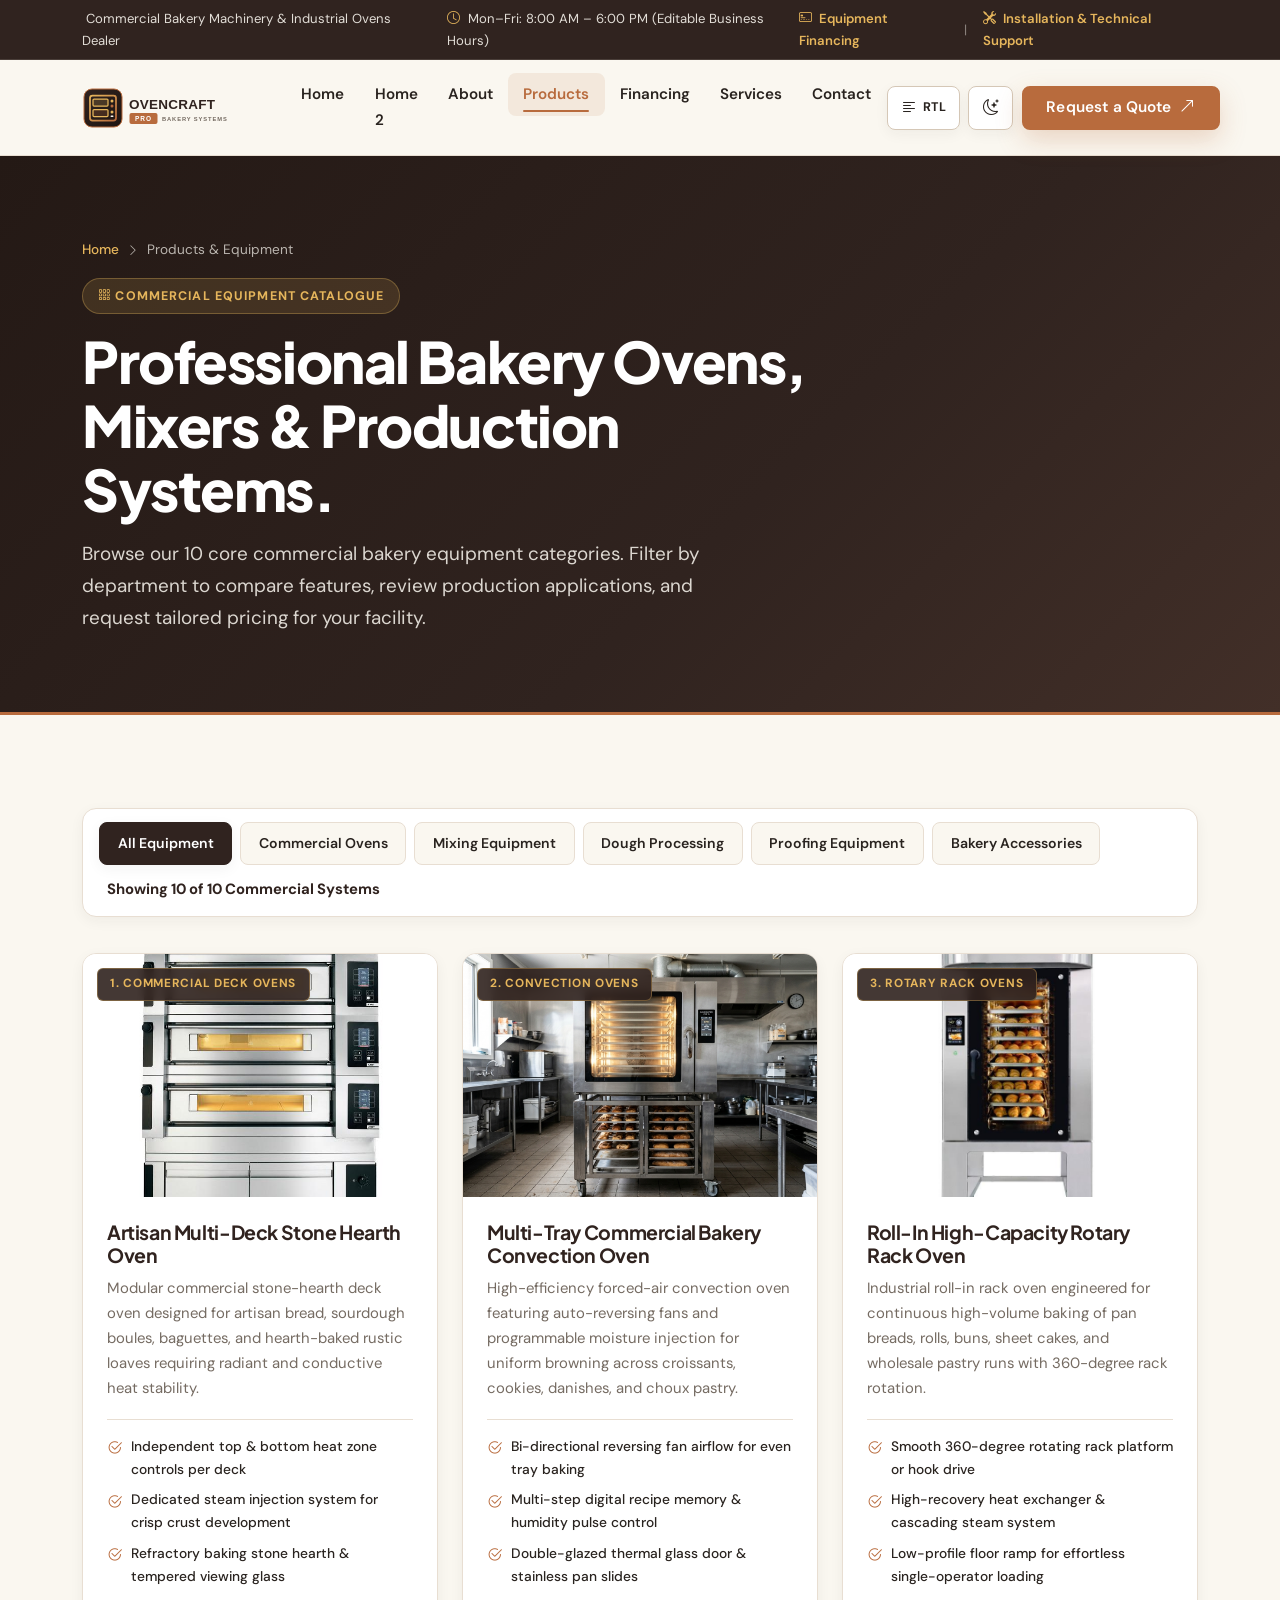
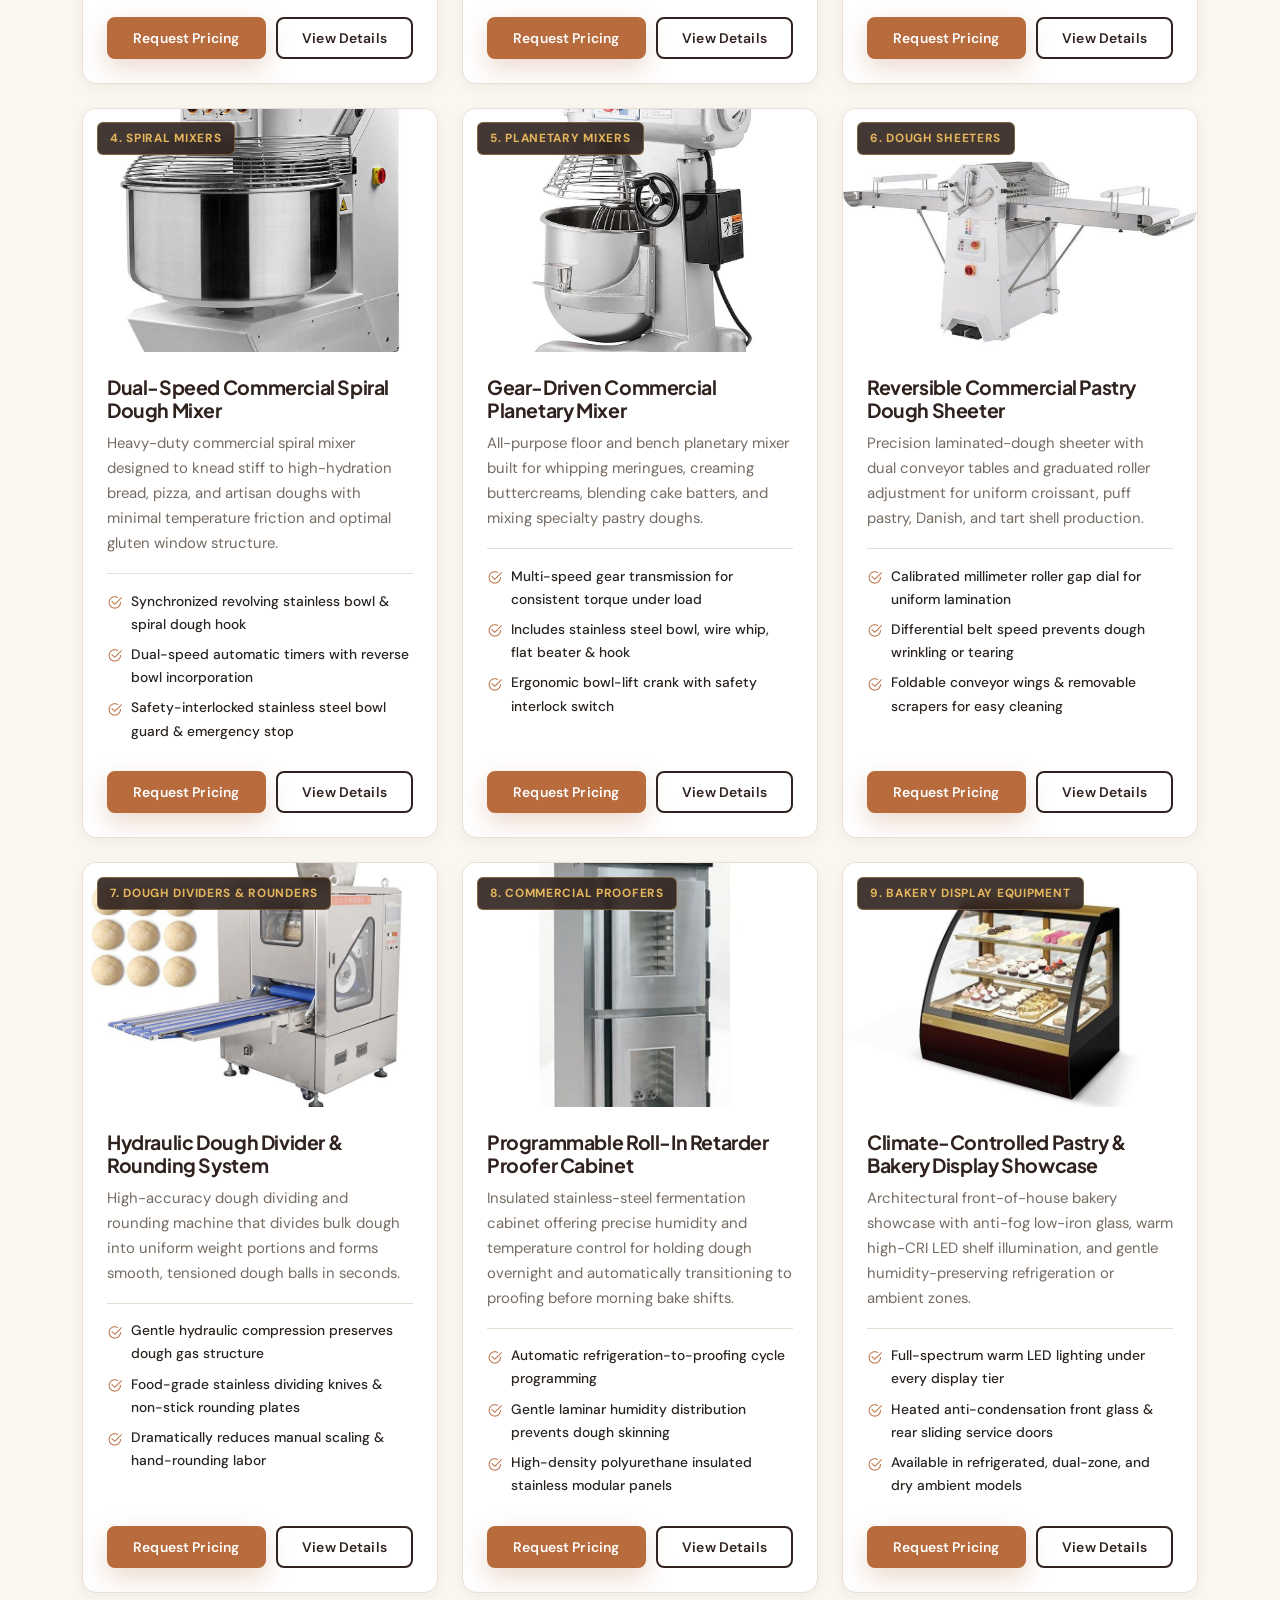
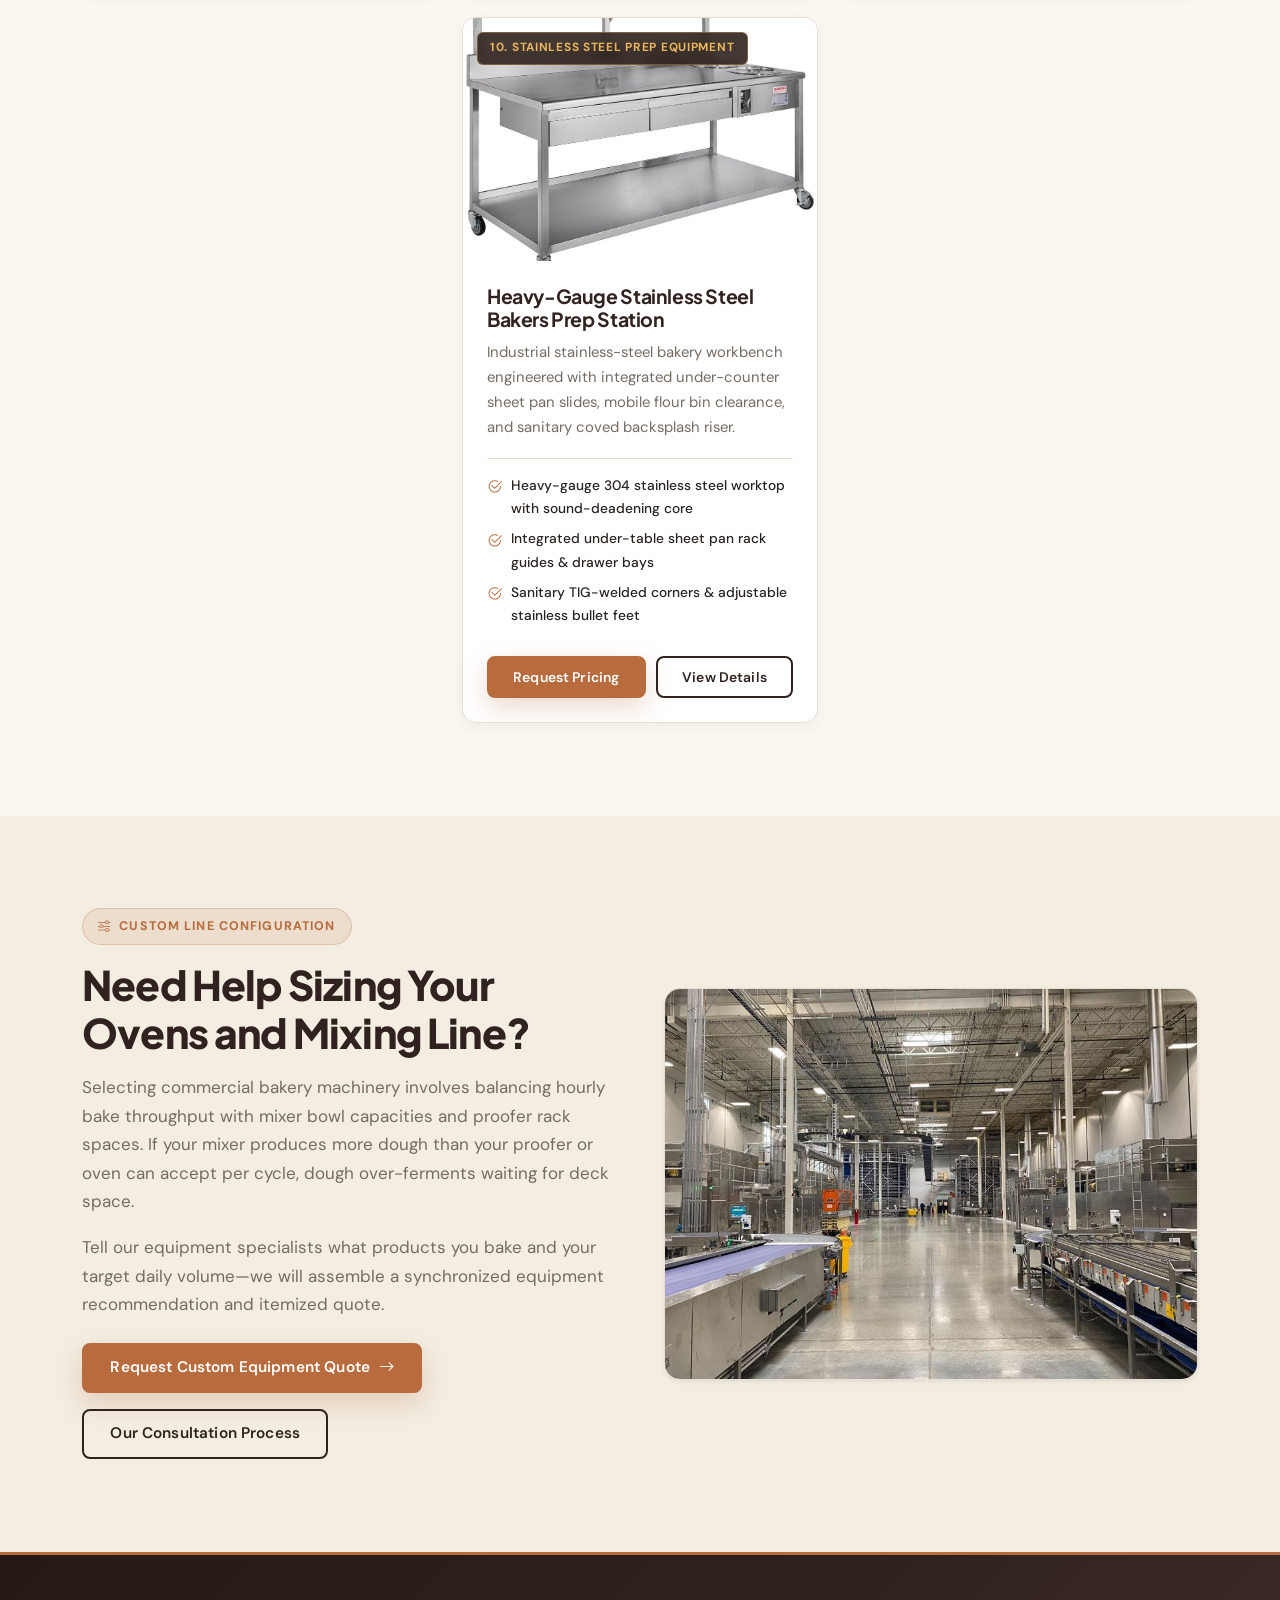
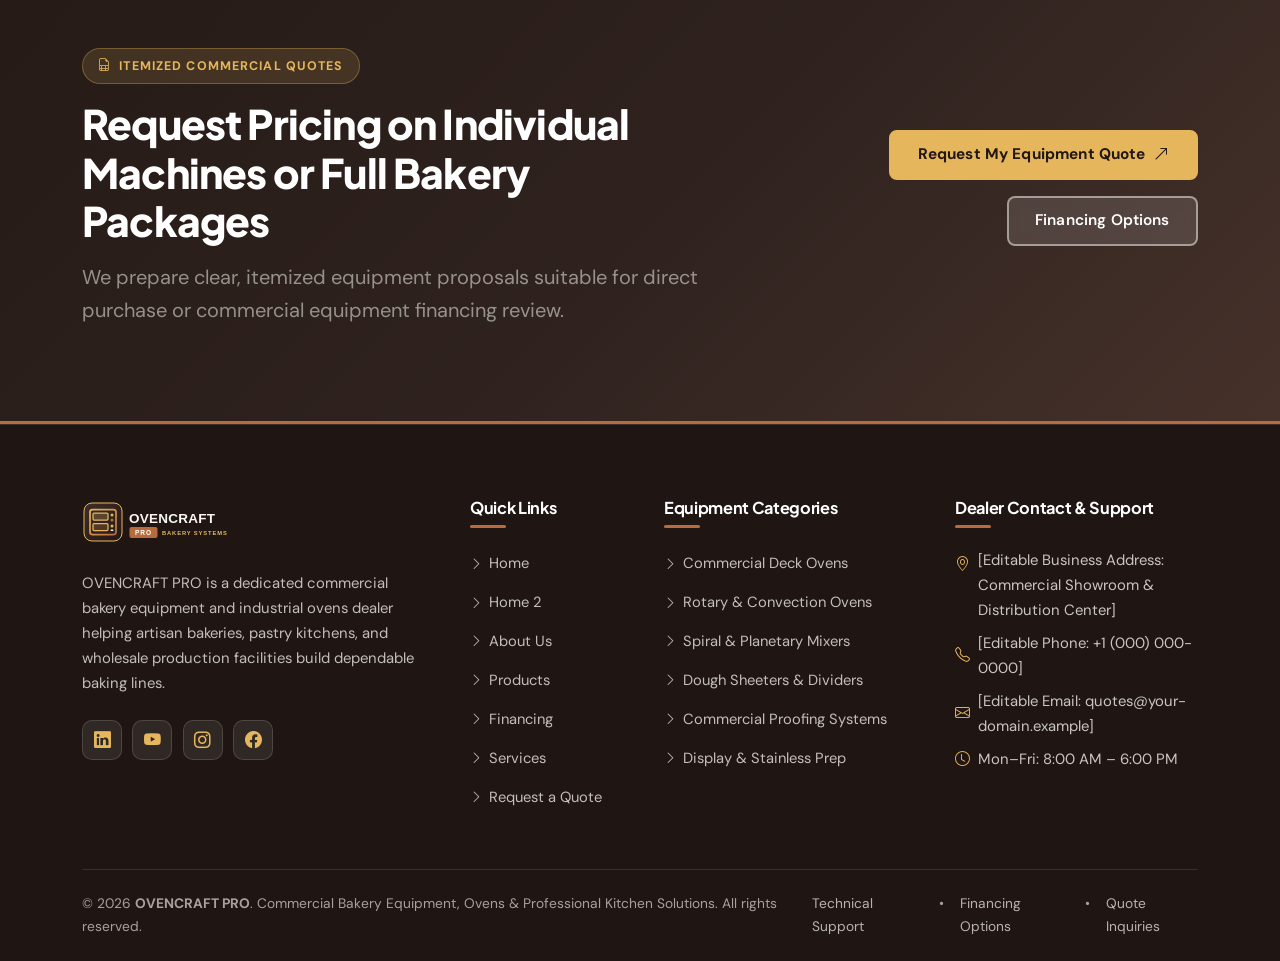
<file: products.html>
<!DOCTYPE html>
<html lang="en">
<head>
  <meta charset="UTF-8">
  <meta name="viewport" content="width=device-width, initial-scale=1.0">
  <title>Products &amp; Equipment Catalogue | OVENCRAFT PRO Commercial Bakery Machinery</title>
  <meta name="description" content="Browse OVENCRAFT PRO's commercial bakery equipment catalogue: deck ovens, convection ovens, rotary rack ovens, spiral mixers, planetary mixers, dough sheeters, dividers, proofers, and stainless prep tables.">
  <meta property="og:title" content="Products &amp; Equipment Catalogue | OVENCRAFT PRO">
  <meta property="og:description" content="Explore 10 categories of commercial bakery equipment including industrial ovens, dough mixers, sheeters, dividers, proofers, and stainless preparation systems.">
  <meta property="og:type" content="website">
  <meta property="og:image" content="assets/images/deck-oven.png">
  <link rel="icon" type="image/svg+xml" href="favicon.svg">

  <!-- Google Fonts: Plus Jakarta Sans & DM Sans -->
  <link rel="preconnect" href="https://fonts.googleapis.com">
  <link rel="preconnect" href="https://fonts.gstatic.com" crossorigin>
  <link href="https://fonts.googleapis.com/css2?family=DM+Sans:ital,opsz,wght@0,9..40,400;0,9..40,500;0,9..40,600;0,9..40,700;1,9..40,400&family=Plus+Jakarta+Sans:wght@600;700;800&display=swap" rel="stylesheet">

  <!-- Bootstrap 5.3 CSS & Bootstrap Icons -->
  <link href="https://cdn.jsdelivr.net/npm/bootstrap@5.3.3/dist/css/bootstrap.min.css" rel="stylesheet">
  <link href="https://cdn.jsdelivr.net/npm/bootstrap-icons@1.11.3/font/bootstrap-icons.min.css" rel="stylesheet">

  <!-- Custom Stylesheet -->
  <link rel="stylesheet" href="assets/css/style.css">
</head>
<body>

  <!-- Top Utility Bar -->
  <div class="top-utility-bar d-none d-md-block">
    <div class="container d-flex justify-content-between align-items-center">
      <div class="d-flex align-items-center gap-4">
        <span><i class="bi bi-Buildings me-1 text-wheat"></i> Commercial Bakery Machinery &amp; Industrial Ovens Dealer</span>
        <span><i class="bi bi-clock me-1 text-wheat"></i> Mon–Fri: 8:00 AM – 6:00 PM (Editable Business Hours)</span>
      </div>
      <div class="d-flex align-items-center gap-3">
        <a href="financing.html"><i class="bi bi-credit-card-2-front me-1"></i> Equipment Financing</a>
        <span class="opacity-50">|</span>
        <a href="services.html"><i class="bi bi-tools me-1"></i> Installation &amp; Technical Support</a>
      </div>
    </div>
  </div>

  <!-- Sticky Navigation Header -->
  <header class="site-header">
    <div class="container">
      <nav class="navbar navbar-expand-lg navbar-oc" aria-label="Main Navigation">
        <a class="navbar-brand-oc" href="index.html" aria-label="OVENCRAFT PRO Home">
          <img src="assets/images/logo.svg" alt="OVENCRAFT PRO Commercial Bakery Systems Logo" width="180" height="48">
        </a>

        <!-- Hamburger Toggler (Aligned Right on Mobile & Tablet) -->
        <button class="navbar-toggler navbar-toggler-oc d-lg-none" type="button" data-bs-toggle="collapse" data-bs-target="#ovencraftNavbar" aria-controls="ovencraftNavbar" aria-expanded="false" aria-label="Toggle navigation menu">
          <i class="bi bi-list"></i>
        </button>

        <div class="collapse navbar-collapse navbar-collapse-oc" id="ovencraftNavbar">
          <ul class="navbar-nav navbar-nav-oc mx-auto">
            <li class="nav-item">
              <a class="nav-link" href="index.html">Home</a>
            </li>
            <li class="nav-item">
              <a class="nav-link" href="home2.html">Home 2</a>
            </li>
            <li class="nav-item">
              <a class="nav-link" href="about.html">About</a>
            </li>
            <li class="nav-item">
              <a class="nav-link active" aria-current="page" href="products.html">Products</a>
            </li>
            <li class="nav-item">
              <a class="nav-link" href="financing.html">Financing</a>
            </li>
            <li class="nav-item">
              <a class="nav-link" href="services.html">Services</a>
            </li>
            <li class="nav-item">
              <a class="nav-link" href="contact.html">Contact</a>
            </li>
          </ul>
          <div class="header-cta-wrap">
            <div class="header-controls-group">
              <button type="button" class="btn-header-util js-rtl-toggle" aria-label="Toggle RTL and LTR layout direction" title="Toggle RTL / LTR">
                <i class="bi bi-text-left"></i><span>RTL</span>
              </button>
              <button type="button" class="btn-header-util js-theme-toggle" aria-label="Toggle Dark and Light theme" title="Toggle Theme">
                <i class="bi bi-moon-stars"></i><span class="d-lg-none">Dark</span>
              </button>
            </div>
            <a href="contact.html" class="btn-oc-primary">
              <span>Request a Quote</span>
              <i class="bi bi-arrow-up-right"></i>
            </a>
          </div>
        </div>
      </nav>
    </div>
  </header>

  <main>
    <!-- PRODUCTS HERO BANNER -->
    <section class="page-hero">
      <div class="container">
        <div class="row align-items-center g-4">
          <div class="col-lg-8 reveal-item">
            <ol class="breadcrumb-oc">
              <li><a href="index.html">Home</a></li>
              <li><i class="bi bi-chevron-right small"></i></li>
              <li aria-current="page">Products &amp; Equipment</li>
            </ol>
            <span class="eyebrow-badge eyebrow-badge-light d-block" style="width: fit-content;">
              <i class="bi bi-grid-3x3-gap"></i> Commercial Equipment Catalogue
            </span>
            <h1>Professional Bakery Ovens, Mixers &amp; Production Systems.</h1>
            <p class="mb-0">
              Browse our 10 core commercial bakery equipment categories. Filter by department to compare features, review production applications, and request tailored pricing for your facility.
            </p>
          </div>
        </div>
      </div>
    </section>

    <!-- EQUIPMENT CATALOGUE & FUNCTIONAL FILTERING -->
    <section class="section-padding bg-cream">
      <div class="container">
        <!-- Functional Filter Toolbar -->
        <div class="filter-toolbar reveal-item" role="region" aria-label="Equipment Category Filters">
          <div class="filter-btn-group" role="group" aria-label="Filter equipment by category">
            <button type="button" class="filter-btn active" data-filter="all" aria-pressed="true">
              All Equipment
            </button>
            <button type="button" class="filter-btn" data-filter="ovens" aria-pressed="false">
              Commercial Ovens
            </button>
            <button type="button" class="filter-btn" data-filter="mixing" aria-pressed="false">
              Mixing Equipment
            </button>
            <button type="button" class="filter-btn" data-filter="dough-processing" aria-pressed="false">
              Dough Processing
            </button>
            <button type="button" class="filter-btn" data-filter="proofing" aria-pressed="false">
              Proofing Equipment
            </button>
            <button type="button" class="filter-btn" data-filter="accessories" aria-pressed="false">
              Bakery Accessories
            </button>
          </div>
          <div class="small fw-bold text-espresso px-2" id="equipmentCountBadge" aria-live="polite">
            Showing 10 of 10 Commercial Systems
          </div>
        </div>

        <!-- Product Grid (All 10 Required Equipment Categories) -->
        <div class="row g-4 justify-content-center" id="equipmentCatalogueGrid">

          <!-- 1. Commercial Deck Ovens -->
          <div class="col-md-6 col-lg-4 product-grid-item reveal-item" data-category="ovens">
            <article class="oc-card">
              <div class="oc-card-media">
                <img src="assets/images/image copy.png" alt="Commercial Multi-Deck Stone Hearth Bakery Oven" loading="lazy">
                <span class="oc-card-badge">1. Commercial Deck Ovens</span>
              </div>
              <div class="oc-card-body">
                <h2 class="oc-card-title h4">Artisan Multi-Deck Stone Hearth Oven</h2>
                <p class="oc-card-desc">
                  Modular commercial stone-hearth deck oven designed for artisan bread, sourdough boules, baguettes, and hearth-baked rustic loaves requiring radiant and conductive heat stability.
                </p>
                <ul class="oc-feature-list">
                  <li><i class="bi bi-check2-circle"></i><span>Independent top &amp; bottom heat zone controls per deck</span></li>
                  <li><i class="bi bi-check2-circle"></i><span>Dedicated steam injection system for crisp crust development</span></li>
                  <li><i class="bi bi-check2-circle"></i><span>Refractory baking stone hearth &amp; tempered viewing glass</span></li>
                </ul>
                <div class="oc-card-actions">
                  <a href="contact.html?equipment=Artisan+Multi-Deck+Stone+Hearth+Oven&category=Commercial+Deck+Ovens" class="btn-oc-primary">Request Pricing</a>
                  <button type="button" class="btn-oc-outline js-view-details"
                    data-bs-toggle="modal" data-bs-target="#equipmentDetailModal"
                    data-title="Artisan Multi-Deck Stone Hearth Oven"
                    data-category-label="Commercial Deck Ovens"
                    data-img="assets/images/image copy.png"
                    data-desc="Modular commercial stone-hearth deck oven engineered for artisan bakeries. Each baking chamber acts as an independent oven with separate top and bottom thermal zones, allowing bakers to bake crusty sourdough on one deck and delicate hearth pastries on another."
                    data-features="Independent top and bottom heat zone controls per deck|Integrated steam injection per chamber for artisan crust bloom|Refractory stone baking hearth plates for deep thermal retention|Tempered glass chamber doors with interior halogen illumination"
                    data-application="Ideal for artisan bread bakeries, sourdough micro-bakeries, hotel pastry kitchens, and specialty European-style boulangeries.">
                    View Details
                  </button>
                </div>
              </div>
            </article>
          </div>

          <!-- 2. Convection Ovens -->
          <div class="col-md-6 col-lg-4 product-grid-item reveal-item" data-category="ovens">
            <article class="oc-card">
              <div class="oc-card-media">
                <img src="assets/images/convection-oven.png" alt="Programmable Commercial Bakery Convection Oven" loading="lazy">
                <span class="oc-card-badge">2. Convection Ovens</span>
              </div>
              <div class="oc-card-body">
                <h2 class="oc-card-title h4">Multi-Tray Commercial Bakery Convection Oven</h2>
                <p class="oc-card-desc">
                  High-efficiency forced-air convection oven featuring auto-reversing fans and programmable moisture injection for uniform browning across croissants, cookies, danishes, and choux pastry.
                </p>
                <ul class="oc-feature-list">
                  <li><i class="bi bi-check2-circle"></i><span>Bi-directional reversing fan airflow for even tray baking</span></li>
                  <li><i class="bi bi-check2-circle"></i><span>Multi-step digital recipe memory &amp; humidity pulse control</span></li>
                  <li><i class="bi bi-check2-circle"></i><span>Double-glazed thermal glass door &amp; stainless pan slides</span></li>
                </ul>
                <div class="oc-card-actions">
                  <a href="contact.html?equipment=Multi-Tray+Commercial+Bakery+Convection+Oven&category=Convection+Ovens" class="btn-oc-primary">Request Pricing</a>
                  <button type="button" class="btn-oc-outline js-view-details"
                    data-bs-toggle="modal" data-bs-target="#equipmentDetailModal"
                    data-title="Multi-Tray Commercial Bakery Convection Oven"
                    data-category-label="Convection Ovens"
                    data-img="assets/images/convection-oven.png"
                    data-desc="Built for pastry kitchens, café bakeries, and high-turnover commercial bake shops, this multi-tray convection oven combines gentle adjustable airflow with programmable steam pulses for flaky laminated pastries and even cookie batches."
                    data-features="Auto-reversing multi-speed circulation fans|Programmable multi-phase baking and moisture injection cycles|Heavy-duty stainless steel baking chamber with coved corners|Cool-touch double-pane door with heavy commercial latch"
                    data-application="Ideal for patisseries, retail bake shops, in-store supermarket bakeries, and culinary production kitchens.">
                    View Details
                  </button>
                </div>
              </div>
            </article>
          </div>

          <!-- 3. Rotary Rack Ovens -->
          <div class="col-md-6 col-lg-4 product-grid-item reveal-item" data-category="ovens">
            <article class="oc-card">
              <div class="oc-card-media">
                <img src="assets/images/image copy 5.png" alt="Commercial Roll-In Rotary Rack Oven" loading="lazy">
                <span class="oc-card-badge">3. Rotary Rack Ovens</span>
              </div>
              <div class="oc-card-body">
                <h2 class="oc-card-title h4">Roll-In High-Capacity Rotary Rack Oven</h2>
                <p class="oc-card-desc">
                  Industrial roll-in rack oven engineered for continuous high-volume baking of pan breads, rolls, buns, sheet cakes, and wholesale pastry runs with 360-degree rack rotation.
                </p>
                <ul class="oc-feature-list">
                  <li><i class="bi bi-check2-circle"></i><span>Smooth 360-degree rotating rack platform or hook drive</span></li>
                  <li><i class="bi bi-check2-circle"></i><span>High-recovery heat exchanger &amp; cascading steam system</span></li>
                  <li><i class="bi bi-check2-circle"></i><span>Low-profile floor ramp for effortless single-operator loading</span></li>
                </ul>
                <div class="oc-card-actions">
                  <a href="contact.html?equipment=Roll-In+High-Capacity+Rotary+Rack+Oven&category=Rotary+Rack+Ovens" class="btn-oc-primary">Request Pricing</a>
                  <button type="button" class="btn-oc-outline js-view-details"
                    data-bs-toggle="modal" data-bs-target="#equipmentDetailModal"
                    data-title="Roll-In High-Capacity Rotary Rack Oven"
                    data-category-label="Rotary Rack Ovens"
                    data-img="assets/images/image copy 5.png"
                    data-desc="Designed for wholesale bakeries and high-output commissaries, this roll-in rotary rack oven accepts full mobile bakery racks directly from the proofer, reducing pan handling time while ensuring uniform bake coloration from top tray to bottom tray."
                    data-features="Accepts standard single or double roll-in bakery pan racks|360-degree rotational drive with automatic door-open stop alignment|Integrated canopy hood and steam extraction damper|Heavy-duty thermal insulation for rapid heat recovery between loads"
                    data-application="Ideal for wholesale bread facilities, bagel & bun plants, central commissaries, and high-volume institutional bakeries.">
                    View Details
                  </button>
                </div>
              </div>
            </article>
          </div>

          <!-- 4. Spiral Mixers -->
          <div class="col-md-6 col-lg-4 product-grid-item reveal-item" data-category="mixing">
            <article class="oc-card">
              <div class="oc-card-media">
                <img src="assets/images/image copy 8.png" alt="Heavy-Duty Commercial Spiral Dough Mixer" loading="lazy">
                <span class="oc-card-badge">4. Spiral Mixers</span>
              </div>
              <div class="oc-card-body">
                <h2 class="oc-card-title h4">Dual-Speed Commercial Spiral Dough Mixer</h2>
                <p class="oc-card-desc">
                  Heavy-duty commercial spiral mixer designed to knead stiff to high-hydration bread, pizza, and artisan doughs with minimal temperature friction and optimal gluten window structure.
                </p>
                <ul class="oc-feature-list">
                  <li><i class="bi bi-check2-circle"></i><span>Synchronized revolving stainless bowl &amp; spiral dough hook</span></li>
                  <li><i class="bi bi-check2-circle"></i><span>Dual-speed automatic timers with reverse bowl incorporation</span></li>
                  <li><i class="bi bi-check2-circle"></i><span>Safety-interlocked stainless steel bowl guard &amp; emergency stop</span></li>
                </ul>
                <div class="oc-card-actions">
                  <a href="contact.html?equipment=Dual-Speed+Commercial+Spiral+Dough+Mixer&category=Spiral+Mixers" class="btn-oc-primary">Request Pricing</a>
                  <button type="button" class="btn-oc-outline js-view-details"
                    data-bs-toggle="modal" data-bs-target="#equipmentDetailModal"
                    data-title="Dual-Speed Commercial Spiral Dough Mixer"
                    data-category-label="Spiral Mixers"
                    data-img="assets/images/image copy 8.png"
                    data-desc="Purpose-built for yeast-raised bread and laminated dough bases, our commercial spiral mixer kneads only a portion of the dough mass at a time while the bowl rotates, keeping dough cool and extensible across small or full-capacity batches."
                    data-features="Two independent mixing speeds with automatic low-to-high transition|Reversible bowl motion in first speed for rapid flour hydration|Heavy-gauge stainless steel bowl, spiral agitator, and center breaker bar|Manual backup controls in addition to digital timer operation"
                    data-application="Ideal for artisan bread bakeries, pizzerias, bagel shops, and commercial dough production floors.">
                    View Details
                  </button>
                </div>
              </div>
            </article>
          </div>

          <!-- 5. Planetary Mixers -->
          <div class="col-md-6 col-lg-4 product-grid-item reveal-item" data-category="mixing">
            <article class="oc-card">
              <div class="oc-card-media">
                <img src="assets/images/image copy 9.png" alt="Floor-Standing Commercial Planetary Bakery Mixer" loading="lazy">
                <span class="oc-card-badge">5. Planetary Mixers</span>
              </div>
              <div class="oc-card-body">
                <h2 class="oc-card-title h4">Gear-Driven Commercial Planetary Mixer</h2>
                <p class="oc-card-desc">
                  All-purpose floor and bench planetary mixer built for whipping meringues, creaming buttercreams, blending cake batters, and mixing specialty pastry doughs.
                </p>
                <ul class="oc-feature-list">
                  <li><i class="bi bi-check2-circle"></i><span>Multi-speed gear transmission for consistent torque under load</span></li>
                  <li><i class="bi bi-check2-circle"></i><span>Includes stainless steel bowl, wire whip, flat beater &amp; hook</span></li>
                  <li><i class="bi bi-check2-circle"></i><span>Ergonomic bowl-lift crank with safety interlock switch</span></li>
                </ul>
                <div class="oc-card-actions">
                  <a href="contact.html?equipment=Gear-Driven+Commercial+Planetary+Mixer&category=Planetary+Mixers" class="btn-oc-primary">Request Pricing</a>
                  <button type="button" class="btn-oc-outline js-view-details"
                    data-bs-toggle="modal" data-bs-target="#equipmentDetailModal"
                    data-title="Gear-Driven Commercial Planetary Mixer"
                    data-category-label="Planetary Mixers"
                    data-img="assets/images/image copy 9.png"
                    data-desc="A staple of every commercial pastry and cake kitchen, this planetary mixer features a high-torque gear-driven transmission and interchangeable stainless attachments to handle everything from delicate whipped cream to dense cookie dough."
                    data-features="Precision gear-driven transmission with 3 distinct mixing speeds|Heavy-duty stainless steel bowl with ergonomic locking clamps|Interlocked wire safety cage with ingredient chute|Supplied with stainless wire whip, flat batter beater, and dough hook"
                    data-application="Ideal for cake studios, patisseries, confectioneries, hotel kitchens, and full-line retail bakeries.">
                    View Details
                  </button>
                </div>
              </div>
            </article>
          </div>

          <!-- 6. Dough Sheeters -->
          <div class="col-md-6 col-lg-4 product-grid-item reveal-item" data-category="dough-processing">
            <article class="oc-card">
              <div class="oc-card-media">
                <img src="assets/images/image copy 10.png" alt="Commercial Reversible Pastry Dough Sheeter" loading="lazy">
                <span class="oc-card-badge">6. Dough Sheeters</span>
              </div>
              <div class="oc-card-body">
                <h2 class="oc-card-title h4">Reversible Commercial Pastry Dough Sheeter</h2>
                <p class="oc-card-desc">
                  Precision laminated-dough sheeter with dual conveyor tables and graduated roller adjustment for uniform croissant, puff pastry, Danish, and tart shell production.
                </p>
                <ul class="oc-feature-list">
                  <li><i class="bi bi-check2-circle"></i><span>Calibrated millimeter roller gap dial for uniform lamination</span></li>
                  <li><i class="bi bi-check2-circle"></i><span>Differential belt speed prevents dough wrinkling or tearing</span></li>
                  <li><i class="bi bi-check2-circle"></i><span>Foldable conveyor wings &amp; removable scrapers for easy cleaning</span></li>
                </ul>
                <div class="oc-card-actions">
                  <a href="contact.html?equipment=Reversible+Commercial+Pastry+Dough+Sheeter&category=Dough+Sheeters" class="btn-oc-primary">Request Pricing</a>
                  <button type="button" class="btn-oc-outline js-view-details"
                    data-bs-toggle="modal" data-bs-target="#equipmentDetailModal"
                    data-title="Reversible Commercial Pastry Dough Sheeter"
                    data-category-label="Dough Sheeters"
                    data-img="assets/images/image copy 10.png"
                    data-desc="Engineered to preserve delicate butter layers during lamination, this reversible commercial dough sheeter glides dough blocks smoothly back and forth across non-stick synthetic conveyor belts with hand and foot-pedal direction controls."
                    data-features="Hard-chromed non-stick壓 rollers with precision thickness indicator|Synchronized input and output belt speeds to prevent dough stretching|Upright folding conveyor tables to save kitchen floor space when idle|Safety-interlocked stainless roller guards with automatic shutoff"
                    data-application="Ideal for croissant and viennoiserie bakeries, pie and tart producers, and commercial pastry commissaries.">
                    View Details
                  </button>
                </div>
              </div>
            </article>
          </div>

          <!-- 7. Dough Dividers & Rounders -->
          <div class="col-md-6 col-lg-4 product-grid-item reveal-item" data-category="dough-processing">
            <article class="oc-card">
              <div class="oc-card-media">
                <img src="assets/images/image copy 11.png" alt="Hydraulic Commercial Dough Divider and Rounder" loading="lazy">
                <span class="oc-card-badge">7. Dough Dividers &amp; Rounders</span>
              </div>
              <div class="oc-card-body">
                <h2 class="oc-card-title h4">Hydraulic Dough Divider &amp; Rounding System</h2>
                <p class="oc-card-desc">
                  High-accuracy dough dividing and rounding machine that divides bulk dough into uniform weight portions and forms smooth, tensioned dough balls in seconds.
                </p>
                <ul class="oc-feature-list">
                  <li><i class="bi bi-check2-circle"></i><span>Gentle hydraulic compression preserves dough gas structure</span></li>
                  <li><i class="bi bi-check2-circle"></i><span>Food-grade stainless dividing knives &amp; non-stick rounding plates</span></li>
                  <li><i class="bi bi-check2-circle"></i><span>Dramatically reduces manual scaling &amp; hand-rounding labor</span></li>
                </ul>
                <div class="oc-card-actions">
                  <a href="contact.html?equipment=Hydraulic+Dough+Divider+and+Rounding+System&category=Dough+Dividers+%26+Rounders" class="btn-oc-primary">Request Pricing</a>
                  <button type="button" class="btn-oc-outline js-view-details"
                    data-bs-toggle="modal" data-bs-target="#equipmentDetailModal"
                    data-title="Hydraulic Dough Divider & Rounding System"
                    data-category-label="Dough Dividers & Rounders"
                    data-img="assets/images/image copy 11.png"
                    data-desc="Replace repetitive hand scaling and rounding with consistent mechanical precision. Our hydraulic dough dividers and rounders compress bulk fermented dough evenly before dividing and oscillating it into tightly sealed dough spheres."
                    data-features="Adjustable hydraulic pressure control for soft or stiff doughs|Corrosion-resistant stainless steel dividing blades and chamber ring|Dedicated cleaning position raises knives for effortless sanitation|Swivel locking casters with vibration-damping floor stabilizers"
                    data-application="Ideal for dinner roll, burger bun, brioche, pizza ball, and high-volume bread production lines.">
                    View Details
                  </button>
                </div>
              </div>
            </article>
          </div>

          <!-- 8. Commercial Proofers -->
          <div class="col-md-6 col-lg-4 product-grid-item reveal-item" data-category="proofing">
            <article class="oc-card">
              <div class="oc-card-media">
                <img src="assets/images/image copy 12.png" alt="Commercial Roll-In Retarder Proofer Cabinet" loading="lazy">
                <span class="oc-card-badge">8. Commercial Proofers</span>
              </div>
              <div class="oc-card-body">
                <h2 class="oc-card-title h4">Programmable Roll-In Retarder Proofer Cabinet</h2>
                <p class="oc-card-desc">
                  Insulated stainless-steel fermentation cabinet offering precise humidity and temperature control for holding dough overnight and automatically transitioning to proofing before morning bake shifts.
                </p>
                <ul class="oc-feature-list">
                  <li><i class="bi bi-check2-circle"></i><span>Automatic refrigeration-to-proofing cycle programming</span></li>
                  <li><i class="bi bi-check2-circle"></i><span>Gentle laminar humidity distribution prevents dough skinning</span></li>
                  <li><i class="bi bi-check2-circle"></i><span>High-density polyurethane insulated stainless modular panels</span></li>
                </ul>
                <div class="oc-card-actions">
                  <a href="contact.html?equipment=Programmable+Roll-In+Retarder+Proofer+Cabinet&category=Commercial+Proofers" class="btn-oc-primary">Request Pricing</a>
                  <button type="button" class="btn-oc-outline js-view-details"
                    data-bs-toggle="modal" data-bs-target="#equipmentDetailModal"
                    data-title="Programmable Roll-In Retarder Proofer Cabinet"
                    data-category-label="Commercial Proofers"
                    data-img="assets/images/image copy 12.png"
                    data-desc="Eliminate middle-of-the-night dough shaping shifts by programming overnight retarding and timed gradual warming. Our commercial proofers maintain balanced relative humidity so dough rises evenly without forming a dry crust."
                    data-features="Digital microprocessor controller for temperature and relative humidity|Internal stainless steel bumper rails to protect walls from rolling racks|Magnetic gasket sealed doors with heated anti-condensation viewing glass|Available in reach-in, single roll-in, and multi-rack pass-through configurations"
                    data-application="Ideal for artisan bread bakeries, croissant production, and multi-shift wholesale baking facilities.">
                    View Details
                  </button>
                </div>
              </div>
            </article>
          </div>

          <!-- 9. Bakery Display Equipment -->
          <div class="col-md-6 col-lg-4 product-grid-item reveal-item" data-category="accessories">
            <article class="oc-card">
              <div class="oc-card-media">
                <img src="assets/images/image copy 13.png" alt="Illuminated Commercial Bakery Display Case" loading="lazy">
                <span class="oc-card-badge">9. Bakery Display Equipment</span>
              </div>
              <div class="oc-card-body">
                <h2 class="oc-card-title h4">Climate-Controlled Pastry &amp; Bakery Display Showcase</h2>
                <p class="oc-card-desc">
                  Architectural front-of-house bakery showcase with anti-fog low-iron glass, warm high-CRI LED shelf illumination, and gentle humidity-preserving refrigeration or ambient zones.
                </p>
                <ul class="oc-feature-list">
                  <li><i class="bi bi-check2-circle"></i><span>Full-spectrum warm LED lighting under every display tier</span></li>
                  <li><i class="bi bi-check2-circle"></i><span>Heated anti-condensation front glass &amp; rear sliding service doors</span></li>
                  <li><i class="bi bi-check2-circle"></i><span>Available in refrigerated, dual-zone, and dry ambient models</span></li>
                </ul>
                <div class="oc-card-actions">
                  <a href="contact.html?equipment=Climate-Controlled+Pastry+and+Bakery+Display+Showcase&category=Bakery+Display+Equipment" class="btn-oc-primary">Request Pricing</a>
                  <button type="button" class="btn-oc-outline js-view-details"
                    data-bs-toggle="modal" data-bs-target="#equipmentDetailModal"
                    data-title="Climate-Controlled Pastry & Bakery Display Showcase"
                    data-category-label="Bakery Display Equipment"
                    data-img="assets/images/image copy 13.png"
                    data-desc="Present artisan pastries, cakes, tarts, and crusty breads in optimal condition. Engineered with gentle airflow and warm bakery-tuned LED lighting, these display cases protect delicate glazes and crusts while elevating retail presentation."
                    data-features="High-clarity tempered glass with tilt-forward front cleaning access|Adjustable glass shelving with individual warm-white LED light bars|Digital climate controller designed to preserve pastry moisture|Brushed stainless steel deck with easy-access slide-out condenser unit"
                    data-application="Ideal for retail bakeries, café patisseries, chocolatier boutiques, and hotel lobby pastry counters.">
                    View Details
                  </button>
                </div>
              </div>
            </article>
          </div>

          <!-- 10. Stainless Steel Preparation Equipment -->
          <div class="col-md-6 col-lg-4 product-grid-item reveal-item" data-category="accessories">
            <article class="oc-card">
              <div class="oc-card-media">
                <img src="assets/images/image copy 14.png" alt="Commercial Stainless Steel Bakery Preparation Worktable" loading="lazy">
                <span class="oc-card-badge">10. Stainless Steel Prep Equipment</span>
              </div>
              <div class="oc-card-body">
                <h2 class="oc-card-title h4">Heavy-Gauge Stainless Steel Bakers Prep Station</h2>
                <p class="oc-card-desc">
                  Industrial stainless-steel bakery workbench engineered with integrated under-counter sheet pan slides, mobile flour bin clearance, and sanitary coved backsplash riser.
                </p>
                <ul class="oc-feature-list">
                  <li><i class="bi bi-check2-circle"></i><span>Heavy-gauge 304 stainless steel worktop with sound-deadening core</span></li>
                  <li><i class="bi bi-check2-circle"></i><span>Integrated under-table sheet pan rack guides &amp; drawer bays</span></li>
                  <li><i class="bi bi-check2-circle"></i><span>Sanitary TIG-welded corners &amp; adjustable stainless bullet feet</span></li>
                </ul>
                <div class="oc-card-actions">
                  <a href="contact.html?equipment=Heavy-Gauge+Stainless+Steel+Bakers+Prep+Station&category=Stainless+Steel+Preparation+Equipment" class="btn-oc-primary">Request Pricing</a>
                  <button type="button" class="btn-oc-outline js-view-details"
                    data-bs-toggle="modal" data-bs-target="#equipmentDetailModal"
                    data-title="Heavy-Gauge Stainless Steel Bakers Prep Station"
                    data-category-label="Stainless Steel Preparation Equipment"
                    data-img="assets/images/image copy 14.png"
                    data-desc="Organize dough bench shaping, cake assembly, and ingredient scaling on a purpose-built commercial bakers table. Heavy-gauge stainless reinforcement channels prevent flexing during intensive hand kneading and rolling."
                    data-features="Heavy-duty 304-grade stainless steel top with coved rear backsplash|Under-counter bays configured for roll-out ingredient bins and pan racks|Reinforced hat-channel sub-frame for high weight capacity|Available with stainless steel or hard rock maple bench top options"
                    data-application="Ideal for dough shaping stations, pastry finishing rooms, ingredient scaling zones, and commercial kitchen prep lines.">
                    View Details
                  </button>
                </div>
              </div>
            </article>
          </div>

        </div>
      </div>
    </section>

    <!-- CUSTOM CONFIGURATION CONSULTATION SECTION -->
    <section class="section-padding bg-stone-cream">
      <div class="container">
        <div class="row align-items-center g-5">
          <div class="col-lg-6 reveal-item">
            <span class="eyebrow-badge"><i class="bi bi-sliders"></i> Custom Line Configuration</span>
            <h2 class="section-title">Need Help Sizing Your Ovens and Mixing Line?</h2>
            <p>
              Selecting commercial bakery machinery involves balancing hourly bake throughput with mixer bowl capacities and proofer rack spaces. If your mixer produces more dough than your proofer or oven can accept per cycle, dough over-ferments waiting for deck space.
            </p>
            <p class="mb-4">
              Tell our equipment specialists what products you bake and your target daily volume—we will assemble a synchronized equipment recommendation and itemized quote.
            </p>
            <div class="d-flex flex-wrap gap-3">
              <a href="contact.html" class="btn-oc-primary">
                <span>Request Custom Equipment Quote</span>
                <i class="bi bi-arrow-right"></i>
              </a>
              <a href="services.html" class="btn-oc-outline">
                <span>Our Consultation Process</span>
              </a>
            </div>
          </div>
          <div class="col-lg-6 reveal-item">
            <div class="rounded-4 overflow-hidden shadow-sm border" style="border-color: var(--oc-border) !important;">
              <img src="assets/images/image copy 27.png" alt="Synchronized commercial bakery production line with stainless ovens and dough processing equipment" class="w-100" style="height: 390px; object-fit: cover;" loading="lazy">
            </div>
          </div>
        </div>
      </div>
    </section>

    <!-- FINAL CTA -->
    <section class="section-padding cta-banner-section">
      <div class="container">
        <div class="row align-items-center justify-content-between g-4 reveal-item">
          <div class="col-lg-7">
            <span class="eyebrow-badge eyebrow-badge-light"><i class="bi bi-file-earmark-spreadsheet"></i> Itemized Commercial Quotes</span>
            <h2 class="section-title text-white mb-3">Request Pricing on Individual Machines or Full Bakery Packages</h2>
            <p class="mb-0 text-white-50 fs-5">
              We prepare clear, itemized equipment proposals suitable for direct purchase or commercial equipment financing review.
            </p>
          </div>
          <div class="col-lg-5 text-lg-end">
            <div class="d-flex flex-wrap gap-3 justify-content-lg-end">
              <a href="contact.html" class="btn-oc-wheat">
                <span>Request My Equipment Quote</span>
                <i class="bi bi-arrow-up-right"></i>
              </a>
              <a href="financing.html" class="btn-oc-light">
                <span>Financing Options</span>
              </a>
            </div>
          </div>
        </div>
      </div>
    </section>
  </main>

  <!-- EQUIPMENT DETAILS MODAL -->
  <div class="modal fade" id="equipmentDetailModal" tabindex="-1" aria-labelledby="modalEquipmentTitle" aria-hidden="true">
    <div class="modal-dialog modal-lg modal-dialog-centered">
      <div class="modal-content border-0 shadow-lg" style="border-radius: var(--radius-lg); overflow: hidden;">
        <div class="modal-header bg-espresso text-white border-0 px-4 py-3">
          <div>
            <span class="badge bg-warning text-dark mb-1" id="modalEquipmentCategory">Equipment Category</span>
            <h3 class="modal-title h5 text-white mb-0" id="modalEquipmentTitle">Equipment Name</h3>
          </div>
          <button type="button" class="btn-close btn-close-white" data-bs-dismiss="modal" aria-label="Close details modal"></button>
        </div>
        <div class="modal-body p-4 bg-surface">
          <div class="row g-4 align-items-center">
            <div class="col-md-5">
              <div class="rounded-3 overflow-hidden border" style="border-color: var(--oc-border) !important;">
                <img src="assets/images/deck-oven.png" alt="Equipment Preview" id="modalEquipmentImage" class="w-100" style="height: 250px; object-fit: cover;">
              </div>
            </div>
            <div class="col-md-7">
              <p class="mb-3" id="modalEquipmentDesc"></p>
              <h4 class="h6 text-espresso mb-2">Key Commercial Features:</h4>
              <ul class="oc-feature-list mb-3" id="modalEquipmentFeatures"></ul>
              <div class="p-3 rounded-3 bg-cream border small" style="border-color: var(--oc-border) !important;">
                <strong class="text-espresso d-block mb-1"><i class="bi bi-shop text-copper me-1"></i> Primary Bakery Applications:</strong>
                <span id="modalEquipmentApplication" class="text-muted-warm"></span>
              </div>
            </div>
          </div>
        </div>
        <div class="modal-footer bg-cream border-top px-4 py-3 d-flex justify-content-between" style="border-color: var(--oc-border) !important;">
          <button type="button" class="btn-oc-outline btn-sm-oc" data-bs-dismiss="modal">Close Preview</button>
          <a href="contact.html" id="modalRequestQuoteBtn" class="btn-oc-primary btn-sm-oc">
            <span>Request Pricing for This Equipment</span>
            <i class="bi bi-arrow-right"></i>
          </a>
        </div>
      </div>
    </div>
  </div>

  <!-- Consistent Premium Footer -->
  <footer class="site-footer">
    <div class="container">
      <div class="row g-4 g-lg-5">
        <div class="col-lg-4">
          <a href="index.html" class="d-inline-block mb-3" aria-label="OVENCRAFT PRO Home">
            <img src="assets/images/logo-light.svg" alt="OVENCRAFT PRO Commercial Bakery Systems Logo" width="180" height="48">
          </a>
          <p class="small mb-4" style="color: rgba(250, 247, 240, 0.75);">
            OVENCRAFT PRO is a dedicated commercial bakery equipment and industrial ovens dealer helping artisan bakeries, pastry kitchens, and wholesale production facilities build dependable baking lines.
          </p>
          <div class="social-links-oc">
            <a href="contact.html" aria-label="Connect on LinkedIn"><i class="bi bi-linkedin"></i></a>
            <a href="products.html" aria-label="Watch Equipment Demos on YouTube"><i class="bi bi-youtube"></i></a>
            <a href="about.html" aria-label="Follow Showroom Updates on Instagram"><i class="bi bi-instagram"></i></a>
            <a href="services.html" aria-label="Connect on Facebook"><i class="bi bi-facebook"></i></a>
          </div>
        </div>

        <div class="col-6 col-md-4 col-lg-2">
          <h3 class="footer-heading">Quick Links</h3>
          <ul class="footer-links">
            <li><a href="index.html"><i class="bi bi-chevron-right small"></i> Home</a></li>
            <li><a href="home2.html"><i class="bi bi-chevron-right small"></i> Home 2</a></li>
            <li><a href="about.html"><i class="bi bi-chevron-right small"></i> About Us</a></li>
            <li><a href="products.html"><i class="bi bi-chevron-right small"></i> Products</a></li>
            <li><a href="financing.html"><i class="bi bi-chevron-right small"></i> Financing</a></li>
            <li><a href="services.html"><i class="bi bi-chevron-right small"></i> Services</a></li>
            <li><a href="contact.html"><i class="bi bi-chevron-right small"></i> Request a Quote</a></li>
          </ul>
        </div>

        <div class="col-6 col-md-4 col-lg-3">
          <h3 class="footer-heading">Equipment Categories</h3>
          <ul class="footer-links">
            <li><a href="products.html?category=ovens"><i class="bi bi-chevron-right small"></i> Commercial Deck Ovens</a></li>
            <li><a href="products.html?category=ovens"><i class="bi bi-chevron-right small"></i> Rotary &amp; Convection Ovens</a></li>
            <li><a href="products.html?category=mixing"><i class="bi bi-chevron-right small"></i> Spiral &amp; Planetary Mixers</a></li>
            <li><a href="products.html?category=dough-processing"><i class="bi bi-chevron-right small"></i> Dough Sheeters &amp; Dividers</a></li>
            <li><a href="products.html?category=proofing"><i class="bi bi-chevron-right small"></i> Commercial Proofing Systems</a></li>
            <li><a href="products.html?category=accessories"><i class="bi bi-chevron-right small"></i> Display &amp; Stainless Prep</a></li>
          </ul>
        </div>

        <div class="col-md-4 col-lg-3">
          <h3 class="footer-heading">Dealer Contact &amp; Support</h3>
          <ul class="list-unstyled small mb-0 d-flex flex-column gap-2" style="color: rgba(250, 247, 240, 0.78);">
            <li class="d-flex align-items-start gap-2">
              <i class="bi bi-geo-alt text-wheat mt-1"></i>
              <span>[Editable Business Address: Commercial Showroom &amp; Distribution Center]</span>
            </li>
            <li class="d-flex align-items-center gap-2">
              <i class="bi bi-telephone text-wheat"></i>
              <span>[Editable Phone: +1 (000) 000-0000]</span>
            </li>
            <li class="d-flex align-items-center gap-2">
              <i class="bi bi-envelope text-wheat"></i>
              <span>[Editable Email: quotes@your-domain.example]</span>
            </li>
            <li class="d-flex align-items-center gap-2">
              <i class="bi bi-clock text-wheat"></i>
              <span>Mon–Fri: 8:00 AM – 6:00 PM</span>
            </li>
          </ul>
        </div>
      </div>

      <div class="footer-bottom">
        <div class="d-flex flex-column flex-md-row justify-content-between align-items-center gap-2">
          <div>
            &copy; 2026 <strong>OVENCRAFT PRO</strong>. Commercial Bakery Equipment, Ovens &amp; Professional Kitchen Solutions. All rights reserved.
          </div>
          <div class="d-flex gap-3">
            <a href="services.html" class="text-decoration-none" style="color: rgba(250, 247, 240, 0.7);">Technical Support</a>
            <span>&bull;</span>
            <a href="financing.html" class="text-decoration-none" style="color: rgba(250, 247, 240, 0.7);">Financing Options</a>
            <span>&bull;</span>
            <a href="contact.html" class="text-decoration-none" style="color: rgba(250, 247, 240, 0.7);">Quote Inquiries</a>
          </div>
        </div>
      </div>
    </div>
  </footer>

  <!-- Bootstrap 5.3 JS Bundle & Main Script -->
  <script src="https://cdn.jsdelivr.net/npm/bootstrap@5.3.3/dist/js/bootstrap.bundle.min.js"></script>
  <script src="assets/js/main.js"></script>
</body>
</html>
</file>
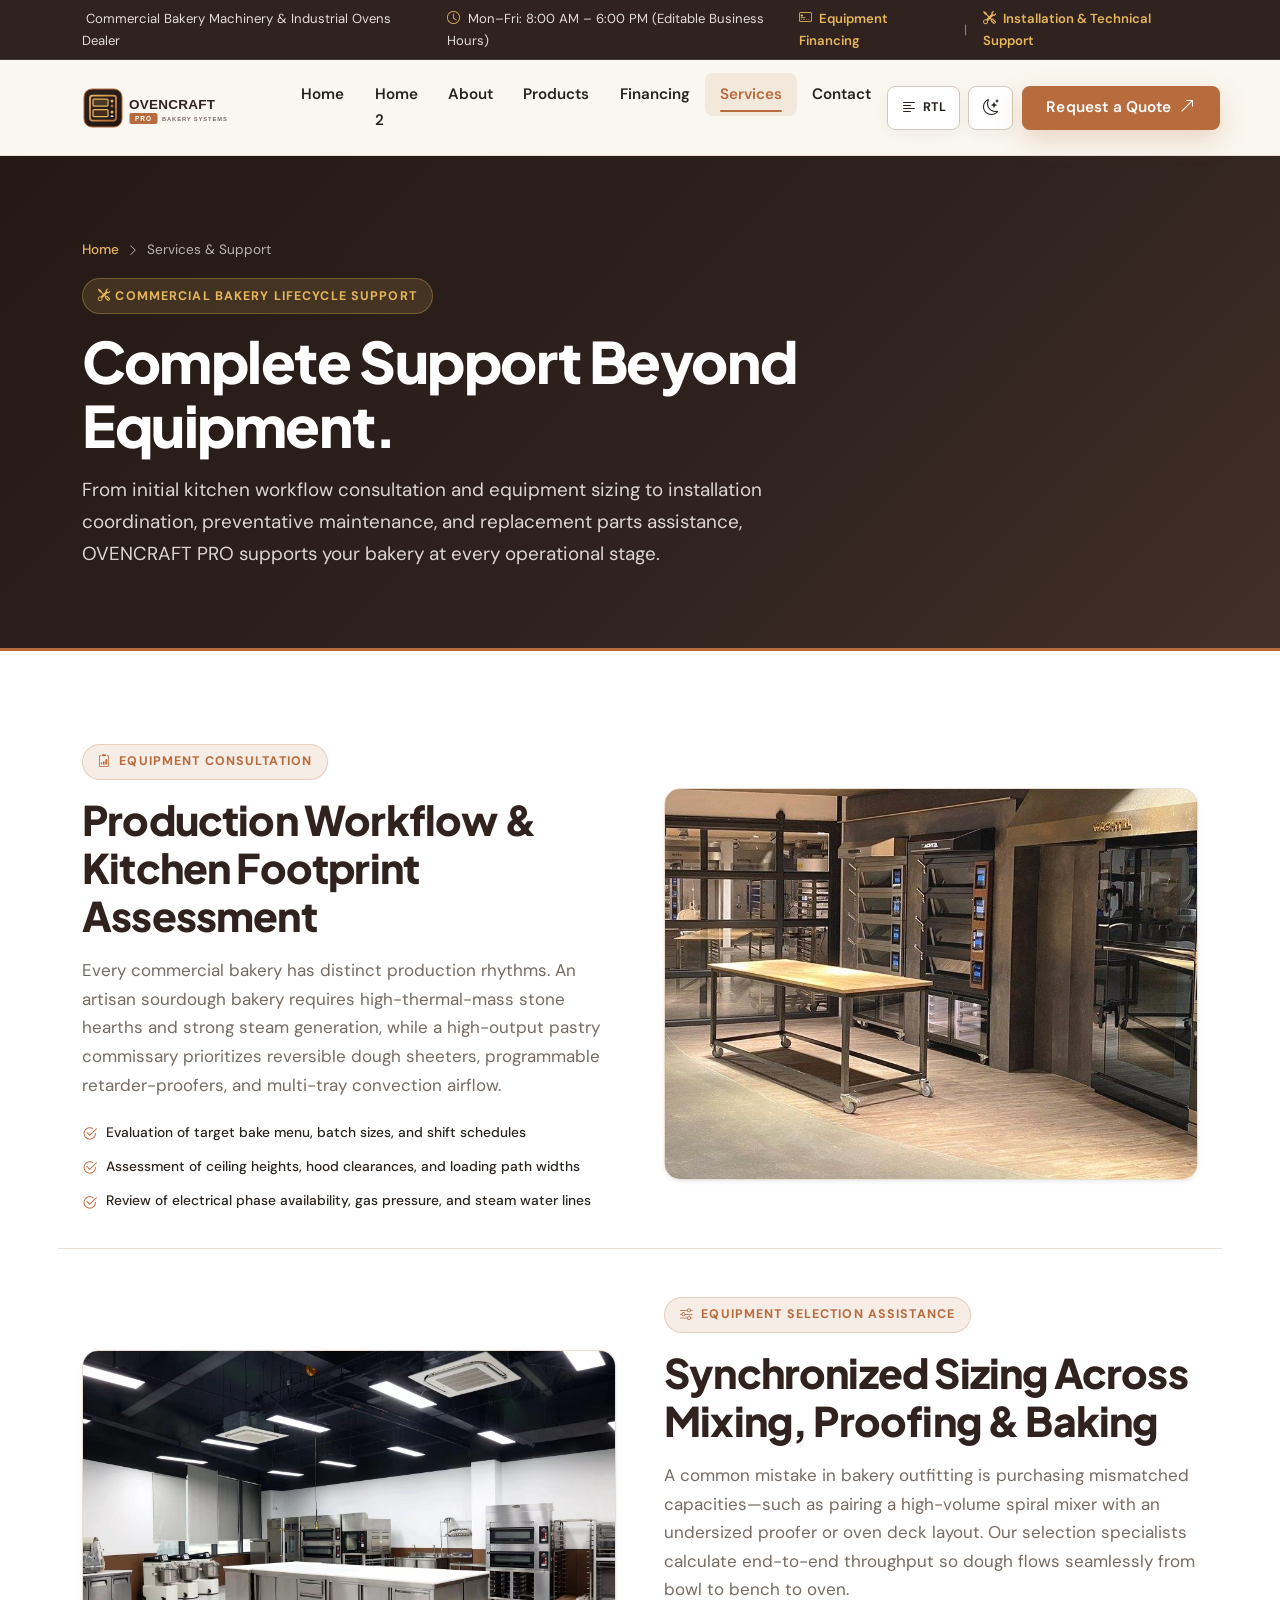
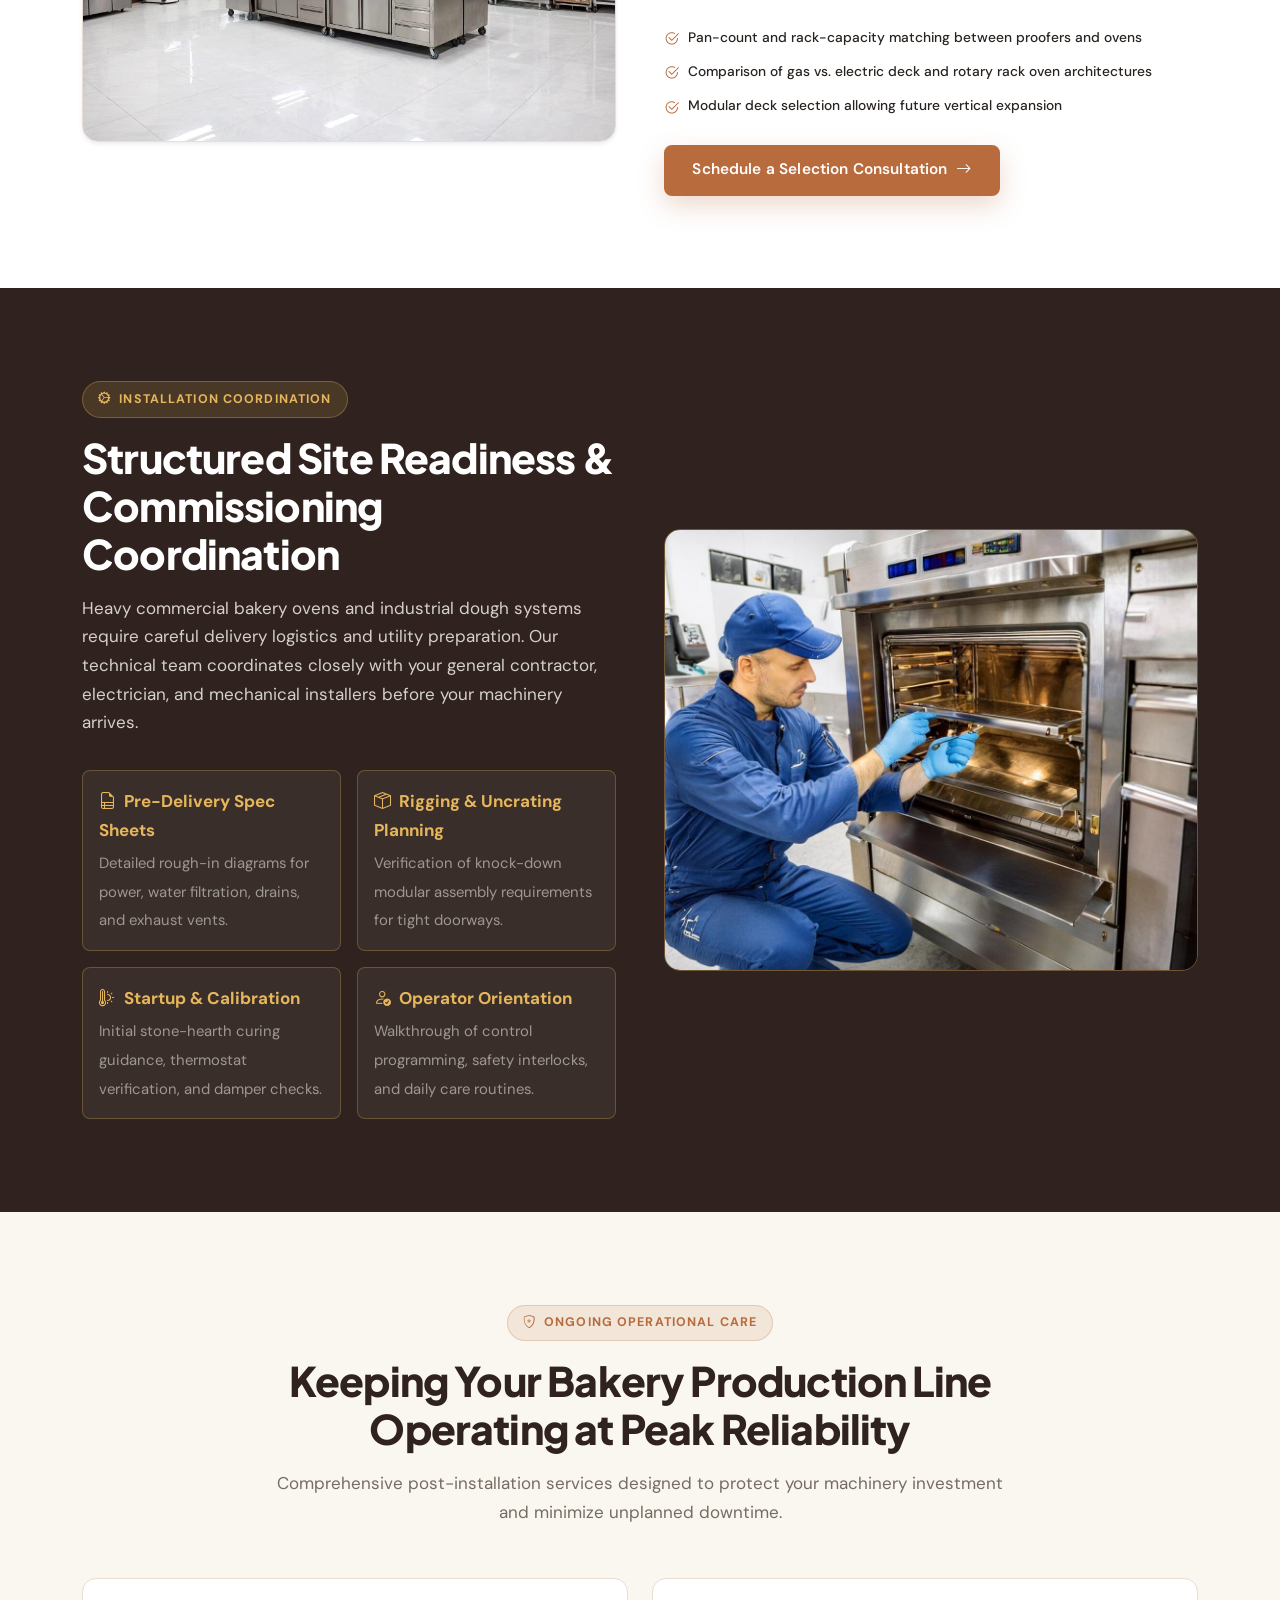
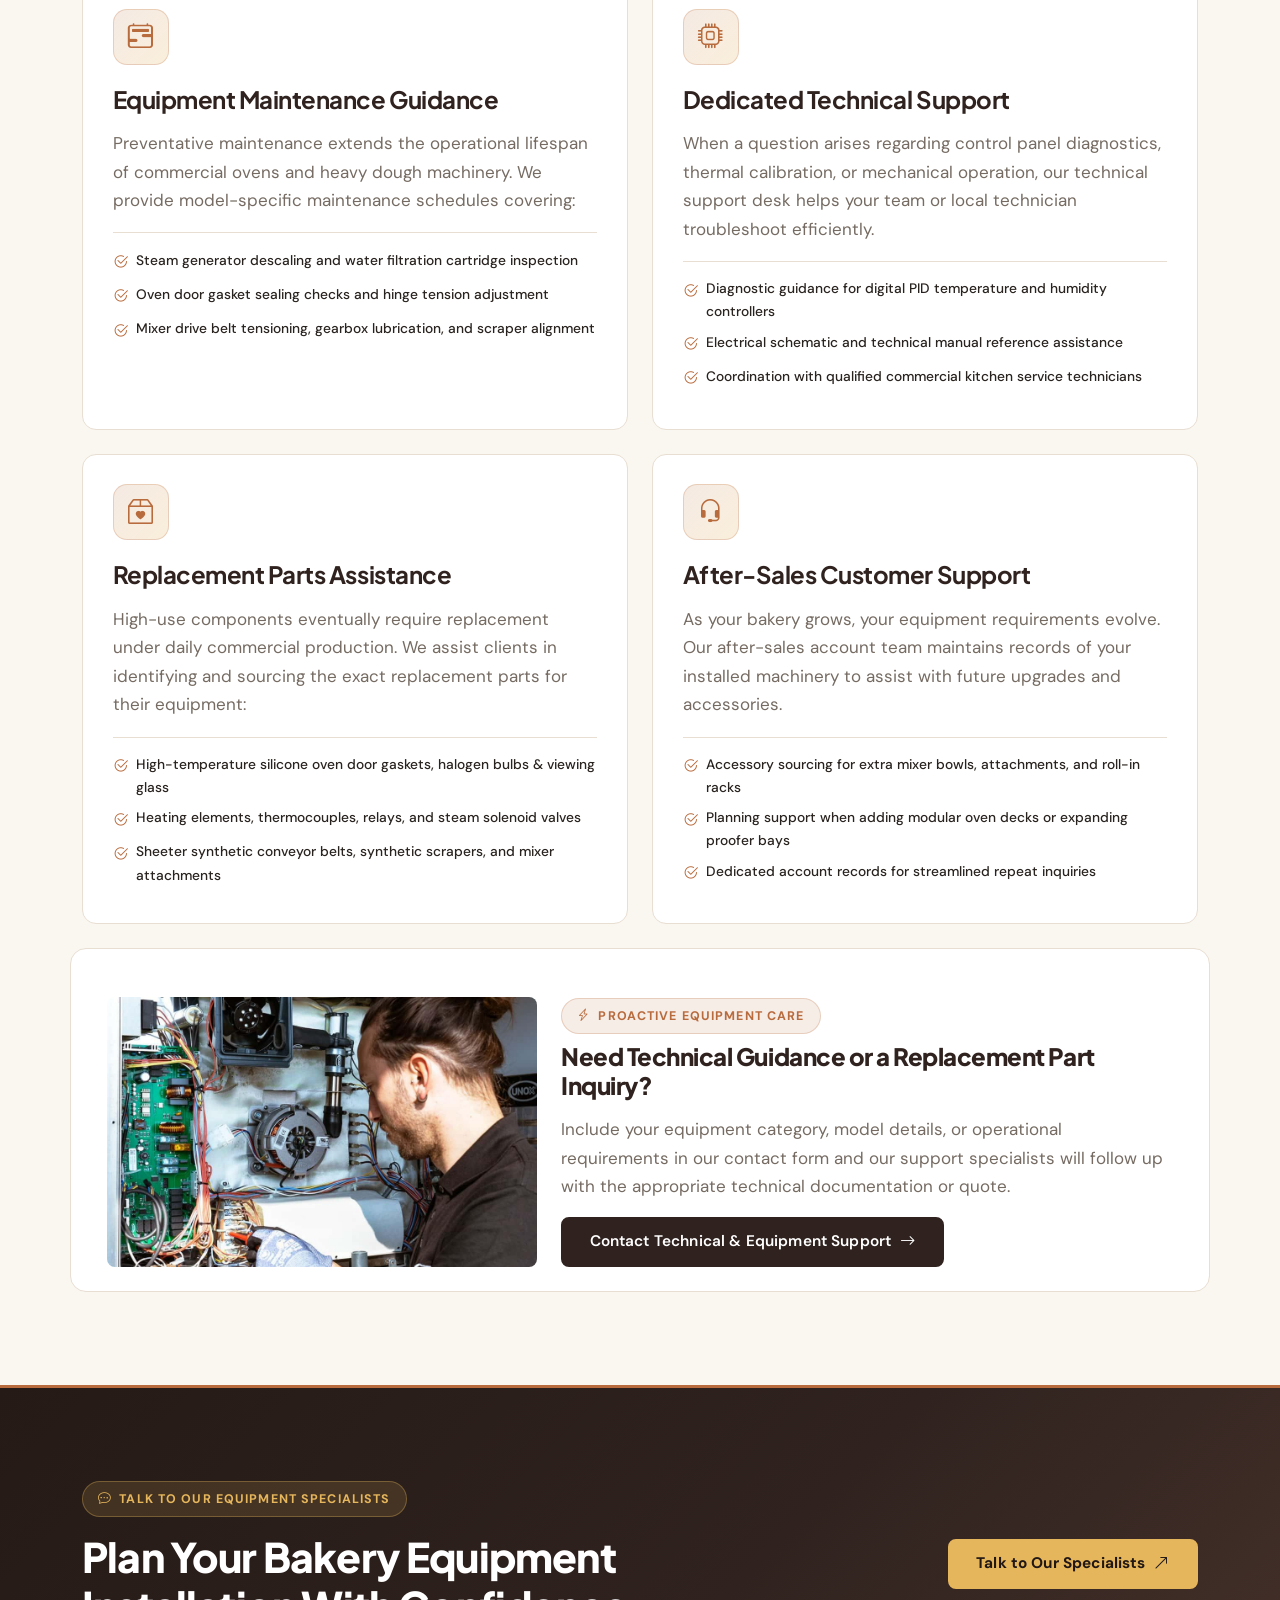
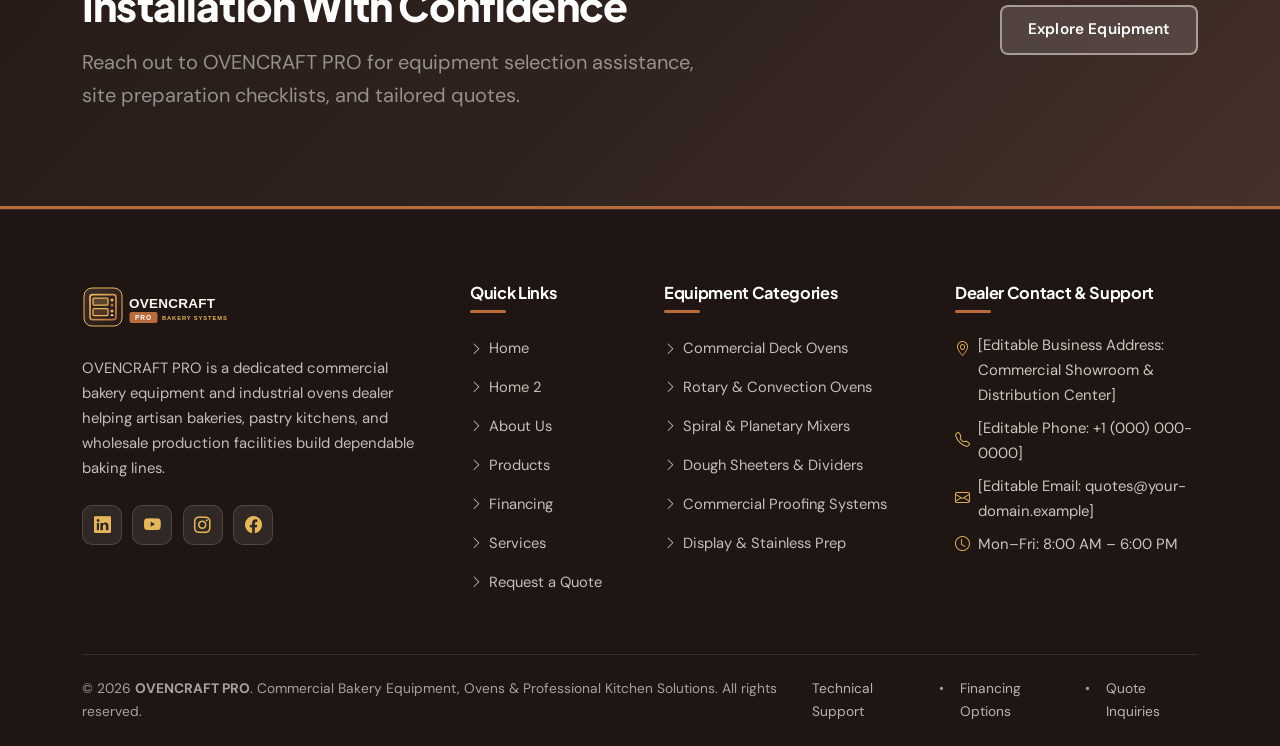
<file: services.html>
<!DOCTYPE html>
<html lang="en">

<head>
  <meta charset="UTF-8">
  <meta name="viewport" content="width=device-width, initial-scale=1.0">
  <title>Services &amp; Technical Support | OVENCRAFT PRO Commercial Bakery Equipment</title>
  <meta name="description"
    content="Complete support beyond equipment. OVENCRAFT PRO provides commercial bakery equipment consultation, selection assistance, installation coordination, maintenance, and replacement parts support.">
  <meta property="og:title" content="Services &amp; Support | OVENCRAFT PRO Commercial Bakery Equipment">
  <meta property="og:description"
    content="Complete Support Beyond Equipment. Professional consultation, installation coordination, maintenance, and after-sales support for commercial bakeries.">
  <meta property="og:type" content="website">
  <meta property="og:image" content="assets/images/technician-install.png">
  <link rel="icon" type="image/svg+xml" href="favicon.svg">

  <!-- Google Fonts: Plus Jakarta Sans & DM Sans -->
  <link rel="preconnect" href="https://fonts.googleapis.com">
  <link rel="preconnect" href="https://fonts.gstatic.com" crossorigin>
  <link
    href="https://fonts.googleapis.com/css2?family=DM+Sans:ital,opsz,wght@0,9..40,400;0,9..40,500;0,9..40,600;0,9..40,700;1,9..40,400&family=Plus+Jakarta+Sans:wght@600;700;800&display=swap"
    rel="stylesheet">

  <!-- Bootstrap 5.3 CSS & Bootstrap Icons -->
  <link href="https://cdn.jsdelivr.net/npm/bootstrap@5.3.3/dist/css/bootstrap.min.css" rel="stylesheet">
  <link href="https://cdn.jsdelivr.net/npm/bootstrap-icons@1.11.3/font/bootstrap-icons.min.css" rel="stylesheet">

  <!-- Custom Stylesheet -->
  <link rel="stylesheet" href="assets/css/style.css">
</head>

<body>

  <!-- Top Utility Bar -->
  <div class="top-utility-bar d-none d-md-block">
    <div class="container d-flex justify-content-between align-items-center">
      <div class="d-flex align-items-center gap-4">
        <span><i class="bi bi-Buildings me-1 text-wheat"></i> Commercial Bakery Machinery &amp; Industrial Ovens
          Dealer</span>
        <span><i class="bi bi-clock me-1 text-wheat"></i> Mon–Fri: 8:00 AM – 6:00 PM (Editable Business Hours)</span>
      </div>
      <div class="d-flex align-items-center gap-3">
        <a href="financing.html"><i class="bi bi-credit-card-2-front me-1"></i> Equipment Financing</a>
        <span class="opacity-50">|</span>
        <a href="services.html"><i class="bi bi-tools me-1"></i> Installation &amp; Technical Support</a>
      </div>
    </div>
  </div>

  <!-- Sticky Navigation Header -->
  <header class="site-header">
    <div class="container">
      <nav class="navbar navbar-expand-lg navbar-oc" aria-label="Main Navigation">
        <a class="navbar-brand-oc" href="index.html" aria-label="OVENCRAFT PRO Home">
          <img src="assets/images/logo.svg" alt="OVENCRAFT PRO Commercial Bakery Systems Logo" width="180" height="48">
        </a>

        <!-- Hamburger Toggler (Aligned Right on Mobile & Tablet) -->
        <button class="navbar-toggler navbar-toggler-oc d-lg-none" type="button" data-bs-toggle="collapse"
          data-bs-target="#ovencraftNavbar" aria-controls="ovencraftNavbar" aria-expanded="false"
          aria-label="Toggle navigation menu">
          <i class="bi bi-list"></i>
        </button>

        <div class="collapse navbar-collapse navbar-collapse-oc" id="ovencraftNavbar">
          <ul class="navbar-nav navbar-nav-oc mx-auto">
            <li class="nav-item">
              <a class="nav-link" href="index.html">Home</a>
            </li>
            <li class="nav-item">
              <a class="nav-link" href="home2.html">Home 2</a>
            </li>
            <li class="nav-item">
              <a class="nav-link" href="about.html">About</a>
            </li>
            <li class="nav-item">
              <a class="nav-link" href="products.html">Products</a>
            </li>
            <li class="nav-item">
              <a class="nav-link" href="financing.html">Financing</a>
            </li>
            <li class="nav-item">
              <a class="nav-link active" aria-current="page" href="services.html">Services</a>
            </li>
            <li class="nav-item">
              <a class="nav-link" href="contact.html">Contact</a>
            </li>
          </ul>
          <div class="header-cta-wrap">
            <div class="header-controls-group">
              <button type="button" class="btn-header-util js-rtl-toggle" aria-label="Toggle RTL and LTR layout direction" title="Toggle RTL / LTR">
                <i class="bi bi-text-left"></i><span>RTL</span>
              </button>
              <button type="button" class="btn-header-util js-theme-toggle" aria-label="Toggle Dark and Light theme" title="Toggle Theme">
                <i class="bi bi-moon-stars"></i><span class="d-lg-none">Dark</span>
              </button>
            </div>
            <a href="contact.html" class="btn-oc-primary">
              <span>Request a Quote</span>
              <i class="bi bi-arrow-up-right"></i>
            </a>
          </div>
        </div>
      </nav>
    </div>
  </header>

  <main>
    <!-- 1. SERVICES HERO BANNER -->
    <section class="page-hero">
      <div class="container">
        <div class="row align-items-center g-4">
          <div class="col-lg-8 reveal-item">
            <ol class="breadcrumb-oc">
              <li><a href="index.html">Home</a></li>
              <li><i class="bi bi-chevron-right small"></i></li>
              <li aria-current="page">Services &amp; Support</li>
            </ol>
            <span class="eyebrow-badge eyebrow-badge-light d-block" style="width: fit-content;">
              <i class="bi bi-tools"></i> Commercial Bakery Lifecycle Support
            </span>
            <h1>Complete Support Beyond Equipment.</h1>
            <p class="mb-0">
              From initial kitchen workflow consultation and equipment sizing to installation coordination, preventative
              maintenance, and replacement parts assistance, OVENCRAFT PRO supports your bakery at every operational
              stage.
            </p>
          </div>
        </div>
      </div>
    </section>

    <!-- 2. EQUIPMENT CONSULTATION & 3. EQUIPMENT SELECTION ASSISTANCE -->
    <section class="section-padding bg-surface">
      <div class="container">
        <div class="row align-items-center g-5 mb-5 pb-lg-4 border-bottom"
          style="border-color: var(--oc-border) !important;">
          <div class="col-lg-6 reveal-item">
            <span class="eyebrow-badge"><i class="bi bi-clipboard2-data"></i> Equipment Consultation</span>
            <h2 class="section-title">Production Workflow &amp; Kitchen Footprint Assessment</h2>
            <p>
              Every commercial bakery has distinct production rhythms. An artisan sourdough bakery requires
              high-thermal-mass stone hearths and strong steam generation, while a high-output pastry commissary
              prioritizes reversible dough sheeters, programmable retarder-proofers, and multi-tray convection airflow.
            </p>
            <ul class="oc-feature-list border-0 pt-1 mb-0">
              <li><i class="bi bi-check2-circle"></i><span>Evaluation of target bake menu, batch sizes, and shift
                  schedules</span></li>
              <li><i class="bi bi-check2-circle"></i><span>Assessment of ceiling heights, hood clearances, and loading
                  path widths</span></li>
              <li><i class="bi bi-check2-circle"></i><span>Review of electrical phase availability, gas pressure, and
                  steam water lines</span></li>
            </ul>
          </div>
          <div class="col-lg-6 reveal-item">
            <div class="rounded-4 overflow-hidden shadow-sm border" style="border-color: var(--oc-border) !important;">
              <img src="assets/images/image copy 30.png"
                alt="Equipment specialists reviewing commercial bakery layout blueprints" class="w-100"
                style="height: 390px; object-fit: cover;">
            </div>
          </div>
        </div>

        <div class="row align-items-center g-5">
          <div class="col-lg-6 order-2 order-lg-1 reveal-item">
            <div class="rounded-4 overflow-hidden shadow-sm border" style="border-color: var(--oc-border) !important;">
              <img src="assets/images/image copy 28.png"
                alt="Commercial bakery ovens and dough mixers arranged in the OVENCRAFT PRO equipment showroom"
                class="w-100" style="height: 390px; object-fit: cover;" loading="lazy">
            </div>
          </div>
          <div class="col-lg-6 order-1 order-lg-2 reveal-item">
            <span class="eyebrow-badge"><i class="bi bi-sliders"></i> Equipment Selection Assistance</span>
            <h2 class="section-title">Synchronized Sizing Across Mixing, Proofing &amp; Baking</h2>
            <p>
              A common mistake in bakery outfitting is purchasing mismatched capacities—such as pairing a high-volume
              spiral mixer with an undersized proofer or oven deck layout. Our selection specialists calculate
              end-to-end throughput so dough flows seamlessly from bowl to bench to oven.
            </p>
            <ul class="oc-feature-list border-0 pt-1 mb-4">
              <li><i class="bi bi-check2-circle"></i><span>Pan-count and rack-capacity matching between proofers and
                  ovens</span></li>
              <li><i class="bi bi-check2-circle"></i><span>Comparison of gas vs. electric deck and rotary rack oven
                  architectures</span></li>
              <li><i class="bi bi-check2-circle"></i><span>Modular deck selection allowing future vertical
                  expansion</span></li>
            </ul>
            <a href="contact.html" class="btn-oc-primary">
              <span>Schedule a Selection Consultation</span>
              <i class="bi bi-arrow-right"></i>
            </a>
          </div>
        </div>
      </div>
    </section>

    <!-- 4. INSTALLATION COORDINATION -->
    <section class="section-padding bg-espresso">
      <div class="container">
        <div class="row align-items-center g-5">
          <div class="col-lg-6 reveal-item">
            <span class="eyebrow-badge eyebrow-badge-light"><i class="bi bi-gear-wide-connected"></i> Installation
              Coordination</span>
            <h2 class="section-title">Structured Site Readiness &amp; Commissioning Coordination</h2>
            <p>
              Heavy commercial bakery ovens and industrial dough systems require careful delivery logistics and utility
              preparation. Our technical team coordinates closely with your general contractor, electrician, and
              mechanical installers before your machinery arrives.
            </p>
            <div class="row g-3 mt-3">
              <div class="col-sm-6">
                <div class="p-3 rounded-3 border"
                  style="background: rgba(255,255,255,0.05); border-color: rgba(230,182,92,0.28) !important;">
                  <strong class="d-block text-wheat mb-1"><i class="bi bi-file-earmark-ruled me-1"></i> Pre-Delivery
                    Spec Sheets</strong>
                  <span class="small text-white-50">Detailed rough-in diagrams for power, water filtration, drains, and
                    exhaust vents.</span>
                </div>
              </div>
              <div class="col-sm-6">
                <div class="p-3 rounded-3 border"
                  style="background: rgba(255,255,255,0.05); border-color: rgba(230,182,92,0.28) !important;">
                  <strong class="d-block text-wheat mb-1"><i class="bi bi-box-seam me-1"></i> Rigging &amp; Uncrating
                    Planning</strong>
                  <span class="small text-white-50">Verification of knock-down modular assembly requirements for tight
                    doorways.</span>
                </div>
              </div>
              <div class="col-sm-6">
                <div class="p-3 rounded-3 border"
                  style="background: rgba(255,255,255,0.05); border-color: rgba(230,182,92,0.28) !important;">
                  <strong class="d-block text-wheat mb-1"><i class="bi bi-thermometer-sun me-1"></i> Startup &amp;
                    Calibration</strong>
                  <span class="small text-white-50">Initial stone-hearth curing guidance, thermostat verification, and
                    damper checks.</span>
                </div>
              </div>
              <div class="col-sm-6">
                <div class="p-3 rounded-3 border"
                  style="background: rgba(255,255,255,0.05); border-color: rgba(230,182,92,0.28) !important;">
                  <strong class="d-block text-wheat mb-1"><i class="bi bi-person-check me-1"></i> Operator
                    Orientation</strong>
                  <span class="small text-white-50">Walkthrough of control programming, safety interlocks, and daily
                    care routines.</span>
                </div>
              </div>
            </div>
          </div>
          <div class="col-lg-6 reveal-item">
            <div class="rounded-4 overflow-hidden border" style="border-color: rgba(230, 182, 92, 0.35) !important;">
              <img src="assets/images/image copy 24.png"
                alt="Technician calibrating digital controls on a stainless-steel commercial bakery deck oven"
                class="w-100" style="height: 440px; object-fit: cover;" loading="lazy">
            </div>
          </div>
        </div>
      </div>
    </section>

    <!-- 5. EQUIPMENT MAINTENANCE, 6. TECHNICAL SUPPORT, 7. REPLACEMENT PARTS, 8. AFTER-SALES SUPPORT -->
    <section class="section-padding bg-cream">
      <div class="container">
        <div class="section-header text-center reveal-item">
          <span class="eyebrow-badge"><i class="bi bi-shield-plus"></i> Ongoing Operational Care</span>
          <h2 class="section-title">Keeping Your Bakery Production Line Operating at Peak Reliability</h2>
          <p class="mb-0">
            Comprehensive post-installation services designed to protect your machinery investment and minimize
            unplanned downtime.
          </p>
        </div>

        <div class="row g-4 mb-5">
          <!-- 5. Equipment Maintenance -->
          <div class="col-md-6 reveal-item">
            <div class="pillar-box">
              <div class="pillar-icon"><i class="bi bi-calendar2-range"></i></div>
              <h3>Equipment Maintenance Guidance</h3>
              <p>
                Preventative maintenance extends the operational lifespan of commercial ovens and heavy dough machinery.
                We provide model-specific maintenance schedules covering:
              </p>
              <ul class="oc-feature-list mb-0">
                <li><i class="bi bi-check2-circle"></i><span>Steam generator descaling and water filtration cartridge
                    inspection</span></li>
                <li><i class="bi bi-check2-circle"></i><span>Oven door gasket sealing checks and hinge tension
                    adjustment</span></li>
                <li><i class="bi bi-check2-circle"></i><span>Mixer drive belt tensioning, gearbox lubrication, and
                    scraper alignment</span></li>
              </ul>
            </div>
          </div>

          <!-- 6. Technical Support -->
          <div class="col-md-6 reveal-item">
            <div class="pillar-box">
              <div class="pillar-icon"><i class="bi bi-cpu"></i></div>
              <h3>Dedicated Technical Support</h3>
              <p>
                When a question arises regarding control panel diagnostics, thermal calibration, or mechanical
                operation, our technical support desk helps your team or local technician troubleshoot efficiently.
              </p>
              <ul class="oc-feature-list mb-0">
                <li><i class="bi bi-check2-circle"></i><span>Diagnostic guidance for digital PID temperature and
                    humidity controllers</span></li>
                <li><i class="bi bi-check2-circle"></i><span>Electrical schematic and technical manual reference
                    assistance</span></li>
                <li><i class="bi bi-check2-circle"></i><span>Coordination with qualified commercial kitchen service
                    technicians</span></li>
              </ul>
            </div>
          </div>

          <!-- 7. Replacement Parts Assistance -->
          <div class="col-md-6 reveal-item">
            <div class="pillar-box">
              <div class="pillar-icon"><i class="bi bi-box2-heart"></i></div>
              <h3>Replacement Parts Assistance</h3>
              <p>
                High-use components eventually require replacement under daily commercial production. We assist clients
                in identifying and sourcing the exact replacement parts for their equipment:
              </p>
              <ul class="oc-feature-list mb-0">
                <li><i class="bi bi-check2-circle"></i><span>High-temperature silicone oven door gaskets, halogen bulbs
                    &amp; viewing glass</span></li>
                <li><i class="bi bi-check2-circle"></i><span>Heating elements, thermocouples, relays, and steam solenoid
                    valves</span></li>
                <li><i class="bi bi-check2-circle"></i><span>Sheeter synthetic conveyor belts, synthetic scrapers, and
                    mixer attachments</span></li>
              </ul>
            </div>
          </div>

          <!-- 8. After-Sales Customer Support -->
          <div class="col-md-6 reveal-item">
            <div class="pillar-box">
              <div class="pillar-icon"><i class="bi bi-headset"></i></div>
              <h3>After-Sales Customer Support</h3>
              <p>
                As your bakery grows, your equipment requirements evolve. Our after-sales account team maintains records
                of your installed machinery to assist with future upgrades and accessories.
              </p>
              <ul class="oc-feature-list mb-0">
                <li><i class="bi bi-check2-circle"></i><span>Accessory sourcing for extra mixer bowls, attachments, and
                    roll-in racks</span></li>
                <li><i class="bi bi-check2-circle"></i><span>Planning support when adding modular oven decks or
                    expanding proofer bays</span></li>
                <li><i class="bi bi-check2-circle"></i><span>Dedicated account records for streamlined repeat
                    inquiries</span></li>
              </ul>
            </div>
          </div>
        </div>

        <!-- Visual Service Feature Strip -->
        <div class="row align-items-center g-4 p-4 rounded-4 bg-surface border reveal-item"
          style="border-color: var(--oc-border) !important;">
          <div class="col-lg-5">
            <div class="rounded-3 overflow-hidden">
              <img src="assets/images/image copy 29.png"
                alt="Certified technician servicing commercial bakery oven electrical controls" class="w-100"
                style="height: 270px; object-fit: cover;" loading="lazy">
            </div>
          </div>
          <div class="col-lg-7">
            <span class="eyebrow-badge mb-2"><i class="bi bi-lightning-charge"></i> Proactive Equipment Care</span>
            <h3 class="h4">Need Technical Guidance or a Replacement Part Inquiry?</h3>
            <p class="mb-3">
              Include your equipment category, model details, or operational requirements in our contact form and our
              support specialists will follow up with the appropriate technical documentation or quote.
            </p>
            <a href="contact.html" class="btn-oc-secondary">
              <span>Contact Technical &amp; Equipment Support</span>
              <i class="bi bi-arrow-right"></i>
            </a>
          </div>
        </div>
      </div>
    </section>

    <!-- 9. CTA – TALK TO OUR EQUIPMENT SPECIALISTS -->
    <section class="section-padding cta-banner-section">
      <div class="container">
        <div class="row align-items-center justify-content-between g-4 reveal-item">
          <div class="col-lg-7">
            <span class="eyebrow-badge eyebrow-badge-light"><i class="bi bi-chat-dots"></i> Talk to Our Equipment
              Specialists</span>
            <h2 class="section-title text-white mb-3">Plan Your Bakery Equipment Installation With Confidence</h2>
            <p class="mb-0 text-white-50 fs-5">
              Reach out to OVENCRAFT PRO for equipment selection assistance, site preparation checklists, and tailored
              quotes.
            </p>
          </div>
          <div class="col-lg-5 text-lg-end">
            <div class="d-flex flex-wrap gap-3 justify-content-lg-end">
              <a href="contact.html" class="btn-oc-wheat">
                <span>Talk to Our Specialists</span>
                <i class="bi bi-arrow-up-right"></i>
              </a>
              <a href="products.html" class="btn-oc-light">
                <span>Explore Equipment</span>
              </a>
            </div>
          </div>
        </div>
      </div>
    </section>
  </main>

  <!-- Consistent Premium Footer -->
  <footer class="site-footer">
    <div class="container">
      <div class="row g-4 g-lg-5">
        <div class="col-lg-4">
          <a href="index.html" class="d-inline-block mb-3" aria-label="OVENCRAFT PRO Home">
            <img src="assets/images/logo-light.svg" alt="OVENCRAFT PRO Commercial Bakery Systems Logo" width="180"
              height="48">
          </a>
          <p class="small mb-4" style="color: rgba(250, 247, 240, 0.75);">
            OVENCRAFT PRO is a dedicated commercial bakery equipment and industrial ovens dealer helping artisan
            bakeries, pastry kitchens, and wholesale production facilities build dependable baking lines.
          </p>
          <div class="social-links-oc">
            <a href="contact.html" aria-label="Connect on LinkedIn"><i class="bi bi-linkedin"></i></a>
            <a href="products.html" aria-label="Watch Equipment Demos on YouTube"><i class="bi bi-youtube"></i></a>
            <a href="about.html" aria-label="Follow Showroom Updates on Instagram"><i class="bi bi-instagram"></i></a>
            <a href="services.html" aria-label="Connect on Facebook"><i class="bi bi-facebook"></i></a>
          </div>
        </div>

        <div class="col-6 col-md-4 col-lg-2">
          <h3 class="footer-heading">Quick Links</h3>
          <ul class="footer-links">
            <li><a href="index.html"><i class="bi bi-chevron-right small"></i> Home</a></li>
            <li><a href="home2.html"><i class="bi bi-chevron-right small"></i> Home 2</a></li>
            <li><a href="about.html"><i class="bi bi-chevron-right small"></i> About Us</a></li>
            <li><a href="products.html"><i class="bi bi-chevron-right small"></i> Products</a></li>
            <li><a href="financing.html"><i class="bi bi-chevron-right small"></i> Financing</a></li>
            <li><a href="services.html"><i class="bi bi-chevron-right small"></i> Services</a></li>
            <li><a href="contact.html"><i class="bi bi-chevron-right small"></i> Request a Quote</a></li>
          </ul>
        </div>

        <div class="col-6 col-md-4 col-lg-3">
          <h3 class="footer-heading">Equipment Categories</h3>
          <ul class="footer-links">
            <li><a href="products.html?category=ovens"><i class="bi bi-chevron-right small"></i> Commercial Deck
                Ovens</a></li>
            <li><a href="products.html?category=ovens"><i class="bi bi-chevron-right small"></i> Rotary &amp; Convection
                Ovens</a></li>
            <li><a href="products.html?category=mixing"><i class="bi bi-chevron-right small"></i> Spiral &amp; Planetary
                Mixers</a></li>
            <li><a href="products.html?category=dough-processing"><i class="bi bi-chevron-right small"></i> Dough
                Sheeters &amp; Dividers</a></li>
            <li><a href="products.html?category=proofing"><i class="bi bi-chevron-right small"></i> Commercial Proofing
                Systems</a></li>
            <li><a href="products.html?category=accessories"><i class="bi bi-chevron-right small"></i> Display &amp;
                Stainless Prep</a></li>
          </ul>
        </div>

        <div class="col-md-4 col-lg-3">
          <h3 class="footer-heading">Dealer Contact &amp; Support</h3>
          <ul class="list-unstyled small mb-0 d-flex flex-column gap-2" style="color: rgba(250, 247, 240, 0.78);">
            <li class="d-flex align-items-start gap-2">
              <i class="bi bi-geo-alt text-wheat mt-1"></i>
              <span>[Editable Business Address: Commercial Showroom &amp; Distribution Center]</span>
            </li>
            <li class="d-flex align-items-center gap-2">
              <i class="bi bi-telephone text-wheat"></i>
              <span>[Editable Phone: +1 (000) 000-0000]</span>
            </li>
            <li class="d-flex align-items-center gap-2">
              <i class="bi bi-envelope text-wheat"></i>
              <span>[Editable Email: quotes@your-domain.example]</span>
            </li>
            <li class="d-flex align-items-center gap-2">
              <i class="bi bi-clock text-wheat"></i>
              <span>Mon–Fri: 8:00 AM – 6:00 PM</span>
            </li>
          </ul>
        </div>
      </div>

      <div class="footer-bottom">
        <div class="d-flex flex-column flex-md-row justify-content-between align-items-center gap-2">
          <div>
            &copy; 2026 <strong>OVENCRAFT PRO</strong>. Commercial Bakery Equipment, Ovens &amp; Professional Kitchen
            Solutions. All rights reserved.
          </div>
          <div class="d-flex gap-3">
            <a href="services.html" class="text-decoration-none" style="color: rgba(250, 247, 240, 0.7);">Technical
              Support</a>
            <span>&bull;</span>
            <a href="financing.html" class="text-decoration-none" style="color: rgba(250, 247, 240, 0.7);">Financing
              Options</a>
            <span>&bull;</span>
            <a href="contact.html" class="text-decoration-none" style="color: rgba(250, 247, 240, 0.7);">Quote
              Inquiries</a>
          </div>
        </div>
      </div>
    </div>
  </footer>

  <!-- Bootstrap 5.3 JS Bundle & Main Script -->
  <script src="https://cdn.jsdelivr.net/npm/bootstrap@5.3.3/dist/js/bootstrap.bundle.min.js"></script>
  <script src="assets/js/main.js"></script>
</body>

</html>
</file>
<file: assets/css/style.css>
/* ==========================================================================
   OVENCRAFT PRO — Commercial Bakery Equipment & Ovens Dealer
   Design System & Master Stylesheet
   ========================================================================== */

:root {
  /* Core Brand Palette */
  --oc-primary: #30231F;          /* Deep Espresso */
  --oc-primary-dark: #211714;     /* Darkened Espresso */
  --oc-primary-light: #43322C;    /* Soft Espresso */
  --oc-secondary: #B86B3D;        /* Warm Copper */
  --oc-secondary-hover: #9E572D;  /* Deep Copper */
  --oc-accent: #E6B65C;           /* Golden Wheat */
  --oc-accent-soft: rgba(230, 182, 92, 0.16);
  --oc-bg: #FAF7F0;               /* Warm Cream */
  --oc-bg-alt: #F3EDE2;           /* Warm Stone Cream */
  --oc-surface: #FFFFFF;          /* Soft Ivory / Pure Surface */
  --oc-text-primary: #29231F;     /* Primary Ink */
  --oc-text-secondary: #756B62;   /* Muted Warm Slate */
  --oc-border: #E8DED2;           /* Warm Architectural Border */
  --oc-border-strong: #D5C7B6;

  /* Typography */
  --font-heading: 'Plus Jakarta Sans', -apple-system, BlinkMacSystemFont, sans-serif;
  --font-body: 'DM Sans', -apple-system, BlinkMacSystemFont, sans-serif;

  /* Elevations & Shadows */
  --shadow-sm: 0 4px 14px rgba(48, 35, 31, 0.05);
  --shadow-md: 0 12px 30px rgba(48, 35, 31, 0.08);
  --shadow-lg: 0 22px 48px rgba(48, 35, 31, 0.13);
  --shadow-copper: 0 10px 26px rgba(184, 107, 61, 0.25);

  /* Radii & Transitions */
  --radius-sm: 8px;
  --radius-md: 14px;
  --radius-lg: 20px;
  --radius-xl: 28px;
  --transition-base: all 0.32s cubic-bezier(0.16, 1, 0.3, 1);
}

/* Dark Theme Palette */
[data-theme="dark"] {
  --oc-bg: #181210;
  --oc-bg-alt: #211815;
  --oc-surface: #281E1A;
  --oc-text-primary: #FAF7F0;
  --oc-text-secondary: #C8BDB2;
  --oc-border: #3D2E28;
  --oc-border-strong: #544038;
  --shadow-sm: 0 4px 14px rgba(0, 0, 0, 0.35);
  --shadow-md: 0 12px 30px rgba(0, 0, 0, 0.45);
  --shadow-lg: 0 22px 48px rgba(0, 0, 0, 0.6);
}

[data-theme="dark"] h1,
[data-theme="dark"] h2,
[data-theme="dark"] h3,
[data-theme="dark"] h4,
[data-theme="dark"] h5,
[data-theme="dark"] h6,
[data-theme="dark"] .h1,
[data-theme="dark"] .h2,
[data-theme="dark"] .h3,
[data-theme="dark"] .h4,
[data-theme="dark"] .h5,
[data-theme="dark"] .h6,
[data-theme="dark"] .oc-card-title,
[data-theme="dark"] .text-espresso {
  color: #FAF7F0 !important;
}

[data-theme="dark"] .site-header {
  background-color: rgba(24, 18, 16, 0.96);
  border-bottom-color: var(--oc-border);
}

[data-theme="dark"] .site-header.header-scrolled {
  background-color: rgba(33, 24, 21, 0.98);
}

[data-theme="dark"] .btn-oc-outline {
  color: #FAF7F0;
  border-color: var(--oc-accent);
}

[data-theme="dark"] .btn-oc-outline:hover,
[data-theme="dark"] .btn-oc-outline:focus {
  background-color: var(--oc-accent);
  border-color: var(--oc-accent);
  color: #211714;
}

[data-theme="dark"] .btn-oc-primary,
[data-theme="dark"] a.btn-oc-primary {
  background-color: var(--oc-secondary);
  border-color: var(--oc-secondary);
  color: #FFFFFF;
}

[data-theme="dark"] .btn-oc-primary:hover,
[data-theme="dark"] .btn-oc-primary:focus,
[data-theme="dark"] a.btn-oc-primary:hover,
[data-theme="dark"] a.btn-oc-primary:focus {
  background-color: #9E572D;
  border-color: var(--oc-accent);
  color: #FFFFFF;
}

[data-theme="dark"] .btn-oc-secondary,
[data-theme="dark"] a.btn-oc-secondary {
  background-color: #3D2B24;
  border-color: var(--oc-accent);
  color: #FAF7F0;
}

[data-theme="dark"] .btn-oc-secondary:hover,
[data-theme="dark"] .btn-oc-secondary:focus,
[data-theme="dark"] a.btn-oc-secondary:hover,
[data-theme="dark"] a.btn-oc-secondary:focus {
  background-color: var(--oc-accent);
  border-color: var(--oc-accent);
  color: #211714;
}

[data-theme="dark"] .btn-oc-light {
  background-color: rgba(250, 247, 240, 0.14);
  border-color: rgba(230, 182, 92, 0.65);
  color: #FAF7F0;
}

[data-theme="dark"] .btn-oc-light:hover,
[data-theme="dark"] .btn-oc-light:focus {
  background-color: #FAF7F0;
  border-color: #FAF7F0;
  color: #211714;
}

[data-theme="dark"] .form-control-oc,
[data-theme="dark"] .form-select-oc {
  background-color: #1D1512;
  color: #FAF7F0;
  border-color: var(--oc-border-strong);
}

[data-theme="dark"] .form-control-oc:focus,
[data-theme="dark"] .form-select-oc:focus {
  background-color: #251B17;
  color: #FAF7F0;
  border-color: var(--oc-accent);
}

/* Header RTL & Theme Utility Buttons */
.header-controls-group {
  display: flex;
  align-items: center;
  gap: 0.5rem;
}

.btn-header-util {
  height: 44px;
  min-width: 44px;
  padding: 0 0.82rem;
  border-radius: var(--radius-sm);
  border: 1.5px solid var(--oc-border-strong);
  background-color: var(--oc-surface);
  color: var(--oc-text-primary);
  font-family: var(--font-body);
  font-weight: 700;
  font-size: 0.78rem;
  letter-spacing: 0.04em;
  display: inline-flex;
  align-items: center;
  justify-content: center;
  gap: 0.35rem;
  cursor: pointer;
  transition: var(--transition-base);
  box-shadow: var(--shadow-sm);
}

.btn-header-util:hover,
.btn-header-util:focus {
  border-color: var(--oc-secondary);
  color: var(--oc-secondary);
  transform: translateY(-1px);
  outline: none;
}

.btn-header-util.is-active {
  background-color: var(--oc-primary);
  color: var(--oc-accent);
  border-color: var(--oc-secondary);
}

.btn-header-util i {
  font-size: 1rem;
  line-height: 1;
}

/* RTL Layout Adjustments */
[dir="rtl"] .navbar-brand-oc {
  margin-right: 0;
  margin-left: 1.25rem;
}

[dir="rtl"] .navbar-toggler-oc {
  margin-left: 0;
  margin-right: auto;
}

[dir="rtl"] .footer-heading::after {
  left: auto;
  right: 0;
}

[dir="rtl"] .footer-links a:hover {
  transform: translateX(-3px);
}

/* --------------------------------------------------------------------------
   1. Base Reset & Typography
   -------------------------------------------------------------------------- */
*,
*::before,
*::after {
  box-sizing: border-box;
}

html {
  scroll-behavior: smooth;
  overflow-x: clip;
}

body {
  font-family: var(--font-body);
  background-color: var(--oc-bg);
  color: var(--oc-text-primary);
  font-size: clamp(0.95rem, 0.92rem + 0.18vw, 1.0625rem);
  line-height: 1.68;
  margin: 0;
  padding: 0;
  overflow-x: clip;
  -webkit-font-smoothing: antialiased;
}

h1, h2, h3, h4, h5, h6,
.h1, .h2, .h3, .h4, .h5, .h6 {
  font-family: var(--font-heading);
  color: var(--oc-primary);
  font-weight: 800;
  line-height: 1.18;
  letter-spacing: -0.02em;
  margin-top: 0;
  margin-bottom: 1rem;
}

h1, .display-hero {
  font-size: clamp(2.15rem, 1.65rem + 2.4vw, 3.75rem);
  line-height: 1.12;
  letter-spacing: -0.025em;
}

h2, .section-title {
  font-size: clamp(1.7rem, 1.35rem + 1.5vw, 2.65rem);
  line-height: 1.18;
}

h3 {
  font-size: clamp(1.22rem, 1.1rem + 0.55vw, 1.5rem);
  font-weight: 700;
}

h4 {
  font-size: clamp(1.08rem, 1rem + 0.35vw, 1.25rem);
  font-weight: 700;
}

p {
  color: var(--oc-text-secondary);
  margin-top: 0;
  margin-bottom: 1.1rem;
}

a {
  color: var(--oc-secondary);
  text-decoration: none;
  transition: var(--transition-base);
}

a:hover {
  color: var(--oc-primary);
}

img {
  max-width: 100%;
  height: auto;
  display: block;
}

/* --------------------------------------------------------------------------
   2. Utility Classes & Section Architecture
   -------------------------------------------------------------------------- */
.section-padding {
  padding-top: clamp(3.75rem, 3rem + 3.5vw, 6.25rem);
  padding-bottom: clamp(3.75rem, 3rem + 3.5vw, 6.25rem);
}

.section-padding-sm {
  padding-top: clamp(2.5rem, 2rem + 2vw, 4rem);
  padding-bottom: clamp(2.5rem, 2rem + 2vw, 4rem);
}

.bg-cream {
  background-color: var(--oc-bg);
}

.bg-stone-cream {
  background-color: var(--oc-bg-alt);
}

.bg-surface {
  background-color: var(--oc-surface);
}

.bg-espresso {
  background-color: var(--oc-primary);
  color: var(--oc-bg);
}

.bg-espresso h1,
.bg-espresso h2,
.bg-espresso h3,
.bg-espresso h4,
.bg-espresso h5,
.bg-espresso h6 {
  color: var(--oc-surface);
}

.bg-espresso p {
  color: rgba(250, 247, 240, 0.82);
}

.text-copper {
  color: var(--oc-secondary) !important;
}

.text-wheat {
  color: var(--oc-accent) !important;
}

.text-espresso {
  color: var(--oc-primary) !important;
}

.text-muted-warm {
  color: var(--oc-text-secondary) !important;
}

.eyebrow-badge {
  display: inline-flex;
  align-items: center;
  gap: 0.5rem;
  padding: 0.42rem 0.95rem;
  border-radius: 999px;
  font-family: var(--font-body);
  font-size: 0.78rem;
  font-weight: 700;
  text-transform: uppercase;
  letter-spacing: 0.09em;
  background-color: rgba(184, 107, 61, 0.12);
  color: var(--oc-secondary);
  border: 1px solid rgba(184, 107, 61, 0.25);
  margin-bottom: 1rem;
}

.eyebrow-badge-light {
  background-color: rgba(230, 182, 92, 0.14);
  color: var(--oc-accent);
  border-color: rgba(230, 182, 92, 0.32);
}

.section-header {
  max-width: 740px;
  margin-bottom: clamp(2.25rem, 1.8rem + 1.8vw, 3.5rem);
}

.section-header.text-center {
  margin-left: auto;
  margin-right: auto;
}

/* --------------------------------------------------------------------------
   3. Buttons (DM Sans - SemiBold)
   -------------------------------------------------------------------------- */
.btn-oc-primary,
.btn-oc-secondary,
.btn-oc-outline,
.btn-oc-light,
.btn-oc-wheat {
  font-family: var(--font-body);
  font-weight: 600;
  font-size: 0.96rem;
  letter-spacing: 0.01em;
  padding: 0.82rem 1.65rem;
  border-radius: var(--radius-sm);
  display: inline-flex;
  align-items: center;
  justify-content: center;
  gap: 0.55rem;
  transition: var(--transition-base);
  cursor: pointer;
  text-decoration: none;
  border: 2px solid transparent;
  line-height: 1.3;
  white-space: nowrap;
}

.btn-oc-primary {
  background-color: var(--oc-secondary);
  color: #FFFFFF;
  border-color: var(--oc-secondary);
  box-shadow: var(--shadow-copper);
}

.btn-oc-primary:hover,
.btn-oc-primary:focus {
  background-color: var(--oc-primary);
  border-color: var(--oc-primary);
  color: #FFFFFF;
  transform: translateY(-2px);
  box-shadow: var(--shadow-md);
}

.btn-oc-secondary {
  background-color: var(--oc-primary);
  color: #FFFFFF;
  border-color: var(--oc-primary);
}

.btn-oc-secondary:hover,
.btn-oc-secondary:focus {
  background-color: var(--oc-secondary);
  border-color: var(--oc-secondary);
  color: #FFFFFF;
  transform: translateY(-2px);
  box-shadow: var(--shadow-copper);
}

.btn-oc-wheat {
  background-color: var(--oc-accent);
  color: #211714;
  border-color: var(--oc-accent);
  font-weight: 700;
}

.btn-oc-wheat:hover,
.btn-oc-wheat:focus {
  background-color: var(--oc-secondary);
  border-color: var(--oc-secondary);
  color: #FFFFFF;
  transform: translateY(-2px);
}

.btn-oc-outline {
  background-color: transparent;
  color: var(--oc-primary);
  border-color: var(--oc-primary);
}

.btn-oc-outline:hover,
.btn-oc-outline:focus {
  background-color: var(--oc-primary);
  color: #FFFFFF;
  transform: translateY(-2px);
}

.btn-oc-light {
  background-color: rgba(255, 255, 255, 0.12);
  color: #FFFFFF;
  border-color: rgba(250, 247, 240, 0.5);
  backdrop-filter: blur(6px);
}

.btn-oc-light:hover,
.btn-oc-light:focus {
  background-color: #FFFFFF;
  color: var(--oc-primary);
  border-color: #FFFFFF;
  transform: translateY(-2px);
}

.btn-sm-oc {
  padding: 0.6rem 1.15rem;
  font-size: 0.88rem;
}

/* --------------------------------------------------------------------------
   4. Top Utility Bar & Sticky Navigation Header
   -------------------------------------------------------------------------- */
.top-utility-bar {
  background-color: var(--oc-primary);
  color: rgba(250, 247, 240, 0.88);
  font-size: 0.82rem;
  padding: 0.48rem 0;
  border-bottom: 1px solid rgba(232, 222, 210, 0.14);
}

.top-utility-bar a {
  color: var(--oc-accent);
  font-weight: 600;
}

.top-utility-bar a:hover {
  color: var(--oc-surface);
}

.site-header {
  position: -webkit-sticky;
  position: sticky;
  top: 0;
  left: 0;
  right: 0;
  width: 100%;
  z-index: 1050;
  background-color: rgba(250, 247, 240, 0.96);
  backdrop-filter: blur(12px);
  -webkit-backdrop-filter: blur(12px);
  border-bottom: 1px solid var(--oc-border);
  transition: background-color 0.28s ease, box-shadow 0.28s ease;
}

.site-header.header-fixed {
  position: fixed;
  top: 0;
  left: 0;
  right: 0;
  width: 100%;
  z-index: 1050;
}

.site-header.header-scrolled {
  background-color: rgba(255, 255, 255, 0.98);
  box-shadow: var(--shadow-md);
}

.navbar-oc {
  padding: 0.8rem 0;
}

.navbar-brand-oc {
  display: inline-flex;
  align-items: center;
  max-width: 180px;
  max-height: 50px;
  padding: 0;
  margin-right: 1.5rem;
}

.navbar-brand-oc img {
  width: 180px;
  max-width: 180px;
  max-height: 48px;
  height: auto;
  object-fit: contain;
}

.navbar-nav-oc .nav-link {
  font-family: var(--font-body);
  font-weight: 600;
  font-size: 0.95rem;
  color: var(--oc-text-primary);
  padding: 0.55rem 0.95rem !important;
  border-radius: var(--radius-sm);
  position: relative;
  transition: var(--transition-base);
}

.navbar-nav-oc .nav-link:hover,
.navbar-nav-oc .nav-link:focus {
  color: var(--oc-secondary);
  background-color: rgba(184, 107, 61, 0.07);
}

.navbar-nav-oc .nav-link.active {
  color: var(--oc-secondary);
  background-color: rgba(184, 107, 61, 0.11);
}

.navbar-nav-oc .nav-link.active::after {
  content: '';
  position: absolute;
  bottom: 4px;
  left: 0.95rem;
  right: 0.95rem;
  height: 2.5px;
  border-radius: 2px;
  background-color: var(--oc-secondary);
}

/* Hamburger Toggle — Always Aligned to the RIGHT on mobile/tablet */
.navbar-toggler-oc {
  margin-left: auto;
  border: 1.5px solid var(--oc-border-strong);
  background-color: var(--oc-surface);
  color: var(--oc-text-primary);
  width: 44px;
  height: 44px;
  border-radius: var(--radius-sm);
  display: inline-flex;
  align-items: center;
  justify-content: center;
  padding: 0;
  transition: var(--transition-base);
  box-shadow: var(--shadow-sm);
}

.navbar-toggler-oc:hover,
.navbar-toggler-oc:focus {
  border-color: var(--oc-secondary);
  color: var(--oc-secondary);
  outline: none;
  box-shadow: 0 0 0 3px rgba(184, 107, 61, 0.18);
}

.navbar-toggler-oc i {
  font-size: 1.45rem;
  line-height: 1;
}

/* Mobile & Tablet Navigation Drawer / Dropdown */
@media (max-width: 991.98px) {
  .navbar-collapse-oc {
    background-color: var(--oc-surface);
    border: 1px solid var(--oc-border);
    border-radius: var(--radius-md);
    padding: 1.25rem;
    margin-top: 0.85rem;
    box-shadow: var(--shadow-lg);
  }

  .navbar-nav-oc {
    gap: 0.25rem;
    margin-bottom: 1rem;
  }

  .navbar-nav-oc .nav-link {
    padding: 0.75rem 1rem !important;
    font-size: 1.02rem;
  }

  .navbar-nav-oc .nav-link.active::after {
    display: none;
  }

  .header-cta-wrap {
    width: 100%;
    padding-top: 0.75rem;
    border-top: 1px solid var(--oc-border);
    display: flex;
    flex-direction: column;
    gap: 0.65rem;
  }

  .header-cta-wrap .header-controls-group {
    width: 100%;
    justify-content: flex-start;
  }

  .header-cta-wrap .header-controls-group .btn-header-util {
    flex: 1 1 auto;
  }

  .header-cta-wrap .btn-oc-primary {
    width: 100%;
    height: 44px;
    padding: 0 1.25rem;
  }
}

@media (min-width: 992px) {
  .header-cta-wrap {
    display: flex;
    align-items: center;
    gap: 0.55rem;
  }

  .header-cta-wrap .btn-oc-primary {
    height: 44px;
    padding: 0 1.4rem;
  }
}

@media (min-width: 992px) and (max-width: 1199.98px) {
  .navbar-nav-oc .nav-link {
    padding: 0.42rem 0.44rem !important;
    font-size: 0.84rem;
  }
  .navbar-brand-oc {
    max-width: 145px;
    margin-right: 0.4rem;
  }
  .navbar-brand-oc img {
    width: 145px;
  }
  .btn-header-util {
    height: 38px;
    min-width: 38px;
    padding: 0 0.56rem;
    font-size: 0.74rem;
  }
  .header-cta-wrap .btn-oc-primary {
    height: 38px;
    padding: 0 0.95rem;
    font-size: 0.82rem;
  }
}

/* --------------------------------------------------------------------------
   4b. Home 2 Architectural Layout & Multi-View Alignment Utilities
   -------------------------------------------------------------------------- */
.hero-home2 {
  position: relative;
  background: linear-gradient(135deg, #1F1512 0%, #30231F 52%, #3D2B24 100%);
  color: var(--oc-surface);
  padding: clamp(3.5rem, 2.5rem + 3.8vw, 6rem) 0;
  border-bottom: 3px solid var(--oc-secondary);
  overflow: hidden;
}

.hero-home2 h1 {
  color: var(--oc-surface);
  margin-bottom: 1.2rem;
}

.hero-home2 .hero-lead {
  color: rgba(250, 247, 240, 0.86);
  font-size: clamp(1.02rem, 0.96rem + 0.32vw, 1.18rem);
  margin-bottom: 1.85rem;
}

.hero2-bento-grid {
  display: grid;
  grid-template-columns: repeat(2, minmax(0, 1fr));
  gap: 1rem;
}

.hero2-bento-main {
  grid-column: 1 / -1;
  position: relative;
  border-radius: var(--radius-md);
  overflow: hidden;
  border: 1.5px solid rgba(230, 182, 92, 0.35);
  box-shadow: var(--shadow-lg);
  aspect-ratio: 16 / 9;
  background-color: var(--oc-primary-dark);
}

.hero2-bento-main img,
.hero2-bento-sub img {
  width: 100%;
  height: 100%;
  object-fit: cover;
}

.hero2-bento-sub {
  position: relative;
  border-radius: var(--radius-md);
  overflow: hidden;
  border: 1px solid rgba(230, 182, 92, 0.28);
  aspect-ratio: 16 / 10;
  background-color: var(--oc-primary-dark);
}

.hero2-bento-caption {
  position: absolute;
  inset: auto 0 0 0;
  padding: 0.75rem 1rem;
  background: linear-gradient(0deg, rgba(24, 16, 14, 0.94) 15%, rgba(24, 16, 14, 0.65) 75%, transparent 100%);
  color: var(--oc-surface);
}

.workflow-stage-card {
  background-color: var(--oc-surface);
  border: 1px solid var(--oc-border);
  border-radius: var(--radius-md);
  overflow: hidden;
  height: 100%;
  display: flex;
  flex-direction: column;
  box-shadow: var(--shadow-sm);
  transition: var(--transition-base);
}

.workflow-stage-card:hover {
  transform: translateY(-5px);
  box-shadow: var(--shadow-lg);
  border-color: var(--oc-secondary);
}

.workflow-stage-thumb {
  position: relative;
  width: 100%;
  aspect-ratio: 16 / 10;
  overflow: hidden;
  background-color: var(--oc-primary);
}

.workflow-stage-thumb img {
  width: 100%;
  height: 100%;
  object-fit: cover;
  transition: transform 0.5s ease;
}

.workflow-stage-card:hover .workflow-stage-thumb img {
  transform: scale(1.05);
}

.workflow-stage-num {
  position: absolute;
  top: 0.75rem;
  left: 0.75rem;
  background-color: var(--oc-primary);
  color: var(--oc-accent);
  border: 1.5px solid var(--oc-secondary);
  font-family: var(--font-heading);
  font-weight: 800;
  font-size: 0.78rem;
  padding: 0.28rem 0.65rem;
  border-radius: 6px;
}

.workflow-stage-body {
  padding: 1.35rem;
  display: flex;
  flex-direction: column;
  flex: 1;
}

.matrix-card-oc {
  background-color: var(--oc-surface);
  border: 1px solid var(--oc-border);
  border-radius: var(--radius-md);
  overflow: hidden;
  height: 100%;
  display: flex;
  flex-direction: column;
  box-shadow: var(--shadow-sm);
  transition: var(--transition-base);
}

.matrix-card-oc:hover {
  transform: translateY(-4px);
  box-shadow: var(--shadow-lg);
  border-color: var(--oc-secondary);
}

@media (max-width: 575.98px) {
  .hero2-bento-grid {
    grid-template-columns: 1fr;
  }
}

/* --------------------------------------------------------------------------
   5. Hero Sections (Homepage & Inner Pages)
   -------------------------------------------------------------------------- */
.hero-home {
  position: relative;
  background: linear-gradient(135deg, #231815 0%, #30231F 55%, #3D2B24 100%);
  color: var(--oc-surface);
  padding: clamp(3.5rem, 2.5rem + 4vw, 6.5rem) 0;
  overflow: hidden;
}

.hero-home::before {
  content: '';
  position: absolute;
  top: -20%;
  right: -10%;
  width: 620px;
  height: 620px;
  border-radius: 50%;
  background: radial-gradient(circle, rgba(184, 107, 61, 0.24) 0%, rgba(230, 182, 92, 0.05) 55%, transparent 75%);
  pointer-events: none;
  animation: pulseGlow 9s ease-in-out infinite alternate;
}

.hero-home::after {
  content: '';
  position: absolute;
  bottom: 0;
  left: 0;
  right: 0;
  height: 1px;
  background: linear-gradient(90deg, transparent, rgba(230, 182, 92, 0.4), transparent);
}

@keyframes pulseGlow {
  0% { transform: scale(1) translate(0, 0); opacity: 0.75; }
  100% { transform: scale(1.12) translate(-24px, 18px); opacity: 1; }
}

.hero-home h1 {
  color: var(--oc-surface);
  margin-bottom: 1.25rem;
}

.hero-home .hero-lead {
  color: rgba(250, 247, 240, 0.86);
  font-size: clamp(1.04rem, 0.98rem + 0.35vw, 1.22rem);
  max-width: 600px;
  margin-bottom: 2rem;
}

.hero-visual-frame {
  position: relative;
  border-radius: var(--radius-lg);
  overflow: hidden;
  border: 2px solid rgba(230, 182, 92, 0.32);
  box-shadow: 0 28px 60px rgba(0, 0, 0, 0.45);
  background-color: var(--oc-primary-dark);
}

.hero-visual-frame img {
  width: 100%;
  height: clamp(320px, 42vw, 520px);
  object-fit: cover;
  transition: transform 0.7s ease;
}

.hero-visual-frame:hover img {
  transform: scale(1.03);
}

.hero-floating-badge {
  position: absolute;
  bottom: 1.25rem;
  left: 1.25rem;
  right: 1.25rem;
  background: rgba(33, 23, 20, 0.9);
  backdrop-filter: blur(10px);
  border: 1px solid rgba(230, 182, 92, 0.35);
  border-radius: var(--radius-md);
  padding: 1rem 1.25rem;
  color: var(--oc-surface);
  display: flex;
  align-items: center;
  justify-content: space-between;
  gap: 1rem;
  flex-wrap: wrap;
}

.hero-trust-strip {
  margin-top: 2.5rem;
  padding-top: 1.75rem;
  border-top: 1px solid rgba(232, 222, 210, 0.16);
  display: grid;
  grid-template-columns: repeat(3, minmax(0, 1fr));
  gap: 1rem;
}

.hero-trust-item {
  display: flex;
  align-items: flex-start;
  gap: 0.75rem;
}

.hero-trust-icon {
  width: 38px;
  height: 38px;
  border-radius: 10px;
  background-color: rgba(230, 182, 92, 0.15);
  color: var(--oc-accent);
  display: inline-flex;
  align-items: center;
  justify-content: center;
  flex-shrink: 0;
  font-size: 1.1rem;
}

.hero-trust-item strong {
  display: block;
  color: var(--oc-surface);
  font-size: 0.92rem;
  font-family: var(--font-heading);
}

.hero-trust-item span {
  display: block;
  color: rgba(250, 247, 240, 0.72);
  font-size: 0.8rem;
}

/* Inner Page Banner Hero */
.page-hero {
  position: relative;
  background: linear-gradient(135deg, #241915 0%, #30231F 60%, #422F28 100%);
  color: var(--oc-surface);
  padding: clamp(3.25rem, 2.5rem + 3vw, 5.25rem) 0;
  overflow: hidden;
  border-bottom: 3px solid var(--oc-secondary);
}

.page-hero h1 {
  color: var(--oc-surface);
  margin-bottom: 1rem;
}

.page-hero p {
  color: rgba(250, 247, 240, 0.85);
  font-size: clamp(1rem, 0.95rem + 0.3vw, 1.18rem);
  max-width: 680px;
}

.breadcrumb-oc {
  display: inline-flex;
  align-items: center;
  gap: 0.5rem;
  font-size: 0.85rem;
  color: rgba(250, 247, 240, 0.7);
  margin-bottom: 1rem;
  padding: 0;
  list-style: none;
}

.breadcrumb-oc a {
  color: var(--oc-accent);
  font-weight: 500;
}

.breadcrumb-oc a:hover {
  color: var(--oc-surface);
}

/* --------------------------------------------------------------------------
   6. Equipment & Feature Cards
   -------------------------------------------------------------------------- */
.oc-card {
  background-color: var(--oc-surface);
  border: 1px solid var(--oc-border);
  border-radius: var(--radius-md);
  box-shadow: var(--shadow-sm);
  transition: var(--transition-base);
  height: 100%;
  display: flex;
  flex-direction: column;
  overflow: hidden;
}

.oc-card:hover {
  transform: translateY(-6px);
  box-shadow: var(--shadow-lg);
  border-color: var(--oc-secondary);
}

.oc-card-media {
  position: relative;
  width: 100%;
  aspect-ratio: 16 / 11;
  overflow: hidden;
  background-color: #2A1F1B;
}

.oc-card-media img {
  width: 100%;
  height: 100%;
  object-fit: cover;
  transition: transform 0.55s cubic-bezier(0.16, 1, 0.3, 1);
}

.oc-card:hover .oc-card-media img {
  transform: scale(1.06);
}

.oc-card-badge {
  position: absolute;
  top: 0.85rem;
  left: 0.85rem;
  background-color: rgba(48, 35, 31, 0.9);
  color: var(--oc-accent);
  font-family: var(--font-body);
  font-size: 0.74rem;
  font-weight: 700;
  letter-spacing: 0.06em;
  text-transform: uppercase;
  padding: 0.35rem 0.78rem;
  border-radius: 6px;
  border: 1px solid rgba(230, 182, 92, 0.35);
  backdrop-filter: blur(4px);
}

.oc-card-body {
  padding: 1.5rem;
  display: flex;
  flex-direction: column;
  flex: 1;
}

.oc-card-title {
  font-size: 1.22rem;
  font-weight: 700;
  color: var(--oc-primary);
  margin-bottom: 0.55rem;
}

.oc-card-desc {
  font-size: 0.93rem;
  color: var(--oc-text-secondary);
  margin-bottom: 1.1rem;
}

.oc-feature-list {
  list-style: none;
  padding: 0;
  margin: 0 0 1.35rem 0;
  border-top: 1px solid var(--oc-border);
  padding-top: 0.95rem;
}

.oc-feature-list li {
  display: flex;
  align-items: flex-start;
  gap: 0.55rem;
  font-size: 0.86rem;
  color: var(--oc-text-primary);
  margin-bottom: 0.45rem;
  font-weight: 500;
}

.oc-feature-list li i {
  color: var(--oc-secondary);
  font-size: 0.95rem;
  margin-top: 0.1rem;
  flex-shrink: 0;
}

.oc-card-actions {
  margin-top: auto;
  display: flex;
  gap: 0.65rem;
  flex-wrap: wrap;
}

.oc-card-actions .btn-oc-primary,
.oc-card-actions .btn-oc-outline {
  flex: 1 1 auto;
  padding: 0.62rem 0.95rem;
  font-size: 0.87rem;
}

/* --------------------------------------------------------------------------
   7. Category Cards & Icon Feature Boxes
   -------------------------------------------------------------------------- */
.category-tile {
  position: relative;
  border-radius: var(--radius-md);
  overflow: hidden;
  background-color: var(--oc-primary);
  border: 1px solid var(--oc-border);
  height: 270px;
  display: flex;
  align-items: flex-end;
  padding: 1.5rem;
  color: var(--oc-surface);
  box-shadow: var(--shadow-sm);
  transition: var(--transition-base);
}

.category-tile img {
  position: absolute;
  inset: 0;
  width: 100%;
  height: 100%;
  object-fit: cover;
  transition: transform 0.6s ease;
}

.category-tile::after {
  content: '';
  position: absolute;
  inset: 0;
  background: linear-gradient(0deg, rgba(33, 23, 20, 0.93) 12%, rgba(48, 35, 31, 0.45) 62%, rgba(48, 35, 31, 0.15) 100%);
  transition: var(--transition-base);
}

.category-tile:hover {
  transform: translateY(-5px);
  box-shadow: var(--shadow-lg);
  border-color: var(--oc-secondary);
}

.category-tile:hover img {
  transform: scale(1.07);
}

.category-tile-content {
  position: relative;
  z-index: 2;
  width: 100%;
}

.category-tile-content h3 {
  color: var(--oc-surface);
  font-size: 1.22rem;
  margin-bottom: 0.3rem;
}

.category-tile-content p {
  color: rgba(250, 247, 240, 0.8);
  font-size: 0.86rem;
  margin-bottom: 0.65rem;
}

.category-link-pill {
  display: inline-flex;
  align-items: center;
  gap: 0.4rem;
  font-size: 0.82rem;
  font-weight: 700;
  color: var(--oc-accent);
  text-transform: uppercase;
  letter-spacing: 0.05em;
}

/* Feature / Value Pillar Box */
.pillar-box {
  background-color: var(--oc-surface);
  border: 1px solid var(--oc-border);
  border-radius: var(--radius-md);
  padding: 1.85rem;
  height: 100%;
  transition: var(--transition-base);
  position: relative;
}

.pillar-box:hover {
  transform: translateY(-5px);
  box-shadow: var(--shadow-md);
  border-color: var(--oc-secondary);
}

.pillar-icon {
  width: 56px;
  height: 56px;
  border-radius: 14px;
  background: linear-gradient(135deg, rgba(184, 107, 61, 0.14), rgba(230, 182, 92, 0.22));
  color: var(--oc-secondary);
  display: inline-flex;
  align-items: center;
  justify-content: center;
  font-size: 1.55rem;
  margin-bottom: 1.25rem;
  border: 1px solid rgba(184, 107, 61, 0.24);
  transition: var(--transition-base);
}

.pillar-box:hover .pillar-icon {
  background: var(--oc-secondary);
  color: var(--oc-surface);
}

/* --------------------------------------------------------------------------
   8. Filter Bar (Products Page)
   -------------------------------------------------------------------------- */
.filter-toolbar {
  background-color: var(--oc-surface);
  border: 1px solid var(--oc-border);
  border-radius: var(--radius-md);
  padding: 0.85rem 1rem;
  margin-bottom: 2.25rem;
  box-shadow: var(--shadow-sm);
  display: flex;
  align-items: center;
  justify-content: space-between;
  flex-wrap: wrap;
  gap: 0.75rem;
}

.filter-btn-group {
  display: flex;
  align-items: center;
  flex-wrap: wrap;
  gap: 0.5rem;
}

.filter-btn {
  font-family: var(--font-body);
  font-weight: 600;
  font-size: 0.88rem;
  color: var(--oc-text-primary);
  background-color: var(--oc-bg);
  border: 1px solid var(--oc-border);
  padding: 0.55rem 1.1rem;
  border-radius: var(--radius-sm);
  cursor: pointer;
  transition: var(--transition-base);
}

.filter-btn:hover {
  border-color: var(--oc-secondary);
  color: var(--oc-secondary);
}

.filter-btn.active {
  background-color: var(--oc-primary);
  color: var(--oc-surface);
  border-color: var(--oc-primary);
  box-shadow: var(--shadow-sm);
}

/* --------------------------------------------------------------------------
   9. Process Steps, Testimonials & Accordion FAQs
   -------------------------------------------------------------------------- */
.step-card {
  background-color: var(--oc-surface);
  border: 1px solid var(--oc-border);
  border-radius: var(--radius-md);
  padding: 1.75rem;
  height: 100%;
  position: relative;
  transition: var(--transition-base);
}

.step-card:hover {
  border-color: var(--oc-secondary);
  box-shadow: var(--shadow-md);
}

.step-number {
  width: 44px;
  height: 44px;
  border-radius: 50%;
  background-color: var(--oc-primary);
  color: var(--oc-accent);
  font-family: var(--font-heading);
  font-weight: 800;
  font-size: 1.05rem;
  display: inline-flex;
  align-items: center;
  justify-content: center;
  margin-bottom: 1.15rem;
  border: 2px solid var(--oc-secondary);
}

.testimonial-card {
  background-color: var(--oc-surface);
  border: 1px solid var(--oc-border);
  border-radius: var(--radius-md);
  padding: 1.85rem;
  height: 100%;
  display: flex;
  flex-direction: column;
  box-shadow: var(--shadow-sm);
  transition: var(--transition-base);
}

.testimonial-card:hover {
  transform: translateY(-4px);
  box-shadow: var(--shadow-md);
  border-color: var(--oc-secondary);
}

.testimonial-stars {
  color: var(--oc-secondary);
  font-size: 0.95rem;
  margin-bottom: 1rem;
  display: flex;
  gap: 0.2rem;
}

.testimonial-quote {
  font-size: 0.97rem;
  color: var(--oc-text-primary);
  font-style: italic;
  margin-bottom: 1.4rem;
  flex: 1;
}

.testimonial-author {
  display: flex;
  align-items: center;
  gap: 0.85rem;
  padding-top: 1rem;
  border-top: 1px solid var(--oc-border);
}

.author-avatar {
  width: 46px;
  height: 46px;
  border-radius: 50%;
  background-color: var(--oc-primary);
  color: var(--oc-accent);
  font-family: var(--font-heading);
  font-weight: 700;
  display: inline-flex;
  align-items: center;
  justify-content: center;
  flex-shrink: 0;
}

/* Custom Accordion */
.accordion-oc .accordion-item {
  background-color: var(--oc-surface);
  border: 1px solid var(--oc-border);
  border-radius: var(--radius-md) !important;
  margin-bottom: 0.9rem;
  overflow: hidden;
  box-shadow: var(--shadow-sm);
}

.accordion-oc .accordion-button {
  font-family: var(--font-heading);
  font-weight: 700;
  font-size: 1.04rem;
  color: var(--oc-primary);
  background-color: var(--oc-surface);
  padding: 1.2rem 1.4rem;
  box-shadow: none !important;
}

.accordion-oc .accordion-button:not(.collapsed) {
  color: var(--oc-secondary);
  background-color: rgba(184, 107, 61, 0.05);
  border-bottom: 1px solid var(--oc-border);
}

.accordion-oc .accordion-body {
  padding: 1.25rem 1.4rem;
  color: var(--oc-text-secondary);
  font-size: 0.96rem;
}

/* --------------------------------------------------------------------------
   10. Contact & Quote Request Form
   -------------------------------------------------------------------------- */
.form-card-oc {
  background-color: var(--oc-surface);
  border: 1px solid var(--oc-border);
  border-radius: var(--radius-lg);
  padding: clamp(1.5rem, 1.2rem + 1.8vw, 2.75rem);
  box-shadow: var(--shadow-md);
}

.form-label-oc {
  font-family: var(--font-heading);
  font-weight: 700;
  font-size: 0.88rem;
  color: var(--oc-text-primary);
  margin-bottom: 0.45rem;
  display: block;
}

.form-label-oc .req-star {
  color: var(--oc-secondary);
  margin-left: 2px;
}

.form-control-oc,
.form-select-oc {
  width: 100%;
  font-family: var(--font-body);
  font-size: 0.95rem;
  color: var(--oc-text-primary);
  background-color: var(--oc-bg);
  border: 1.5px solid var(--oc-border);
  border-radius: var(--radius-sm);
  padding: 0.78rem 1rem;
  transition: var(--transition-base);
}

.form-control-oc:focus,
.form-select-oc:focus {
  outline: none;
  background-color: var(--oc-surface);
  border-color: var(--oc-secondary);
  box-shadow: 0 0 0 3.5px rgba(184, 107, 61, 0.16);
}

.form-control-oc.is-invalid,
.form-select-oc.is-invalid {
  border-color: #C93B2B;
  background-color: #FFF8F7;
}

.invalid-feedback-oc {
  display: none;
  color: #C93B2B;
  font-size: 0.8rem;
  font-weight: 600;
  margin-top: 0.35rem;
}

.is-invalid ~ .invalid-feedback-oc {
  display: block;
}

.contact-info-card {
  background-color: var(--oc-primary);
  color: var(--oc-surface);
  border-radius: var(--radius-lg);
  padding: clamp(1.5rem, 1.2rem + 1.5vw, 2.5rem);
  height: 100%;
  border: 1px solid rgba(230, 182, 92, 0.25);
}

.contact-info-item {
  display: flex;
  align-items: flex-start;
  gap: 1rem;
  padding: 1.1rem 0;
  border-bottom: 1px solid rgba(232, 222, 210, 0.14);
}

.contact-info-item:last-child {
  border-bottom: none;
}

.contact-info-icon {
  width: 46px;
  height: 46px;
  border-radius: 12px;
  background-color: rgba(230, 182, 92, 0.15);
  color: var(--oc-accent);
  display: inline-flex;
  align-items: center;
  justify-content: center;
  font-size: 1.25rem;
  flex-shrink: 0;
}

/* --------------------------------------------------------------------------
   11. Call-To-Action Banner & Footer
   -------------------------------------------------------------------------- */
.cta-banner-section {
  background: linear-gradient(135deg, #251A16 0%, #30231F 55%, #46312A 100%);
  border-top: 3px solid var(--oc-secondary);
  border-bottom: 3px solid var(--oc-secondary);
  color: var(--oc-surface);
  position: relative;
  overflow: hidden;
}

.site-footer {
  background-color: #1F1613;
  color: rgba(250, 247, 240, 0.78);
  padding-top: clamp(3.5rem, 3rem + 2vw, 5rem);
  border-top: 1px solid rgba(232, 222, 210, 0.12);
}

.footer-heading {
  font-family: var(--font-heading);
  font-size: 1.02rem;
  font-weight: 700;
  color: var(--oc-surface);
  margin-bottom: 1.25rem;
  position: relative;
  padding-bottom: 0.65rem;
}

.footer-heading::after {
  content: '';
  position: absolute;
  bottom: 0;
  left: 0;
  width: 36px;
  height: 2.5px;
  background-color: var(--oc-secondary);
  border-radius: 2px;
}

.footer-links {
  list-style: none;
  padding: 0;
  margin: 0;
}

.footer-links li {
  margin-bottom: 0.65rem;
}

.footer-links a {
  color: rgba(250, 247, 240, 0.75);
  font-size: 0.92rem;
  display: inline-flex;
  align-items: center;
  gap: 0.4rem;
  transition: var(--transition-base);
}

.footer-links a:hover {
  color: var(--oc-accent);
  transform: translateX(3px);
}

.social-links-oc {
  display: flex;
  align-items: center;
  gap: 0.65rem;
}

.social-links-oc a {
  width: 40px;
  height: 40px;
  border-radius: 10px;
  background-color: rgba(250, 247, 240, 0.08);
  border: 1px solid rgba(232, 222, 210, 0.16);
  color: var(--oc-accent);
  display: inline-flex;
  align-items: center;
  justify-content: center;
  font-size: 1.05rem;
  transition: var(--transition-base);
}

.social-links-oc a:hover {
  background-color: var(--oc-secondary);
  border-color: var(--oc-secondary);
  color: var(--oc-surface);
  transform: translateY(-2px);
}

.footer-bottom {
  margin-top: 3rem;
  padding: 1.4rem 0;
  border-top: 1px solid rgba(232, 222, 210, 0.12);
  font-size: 0.86rem;
  color: rgba(250, 247, 240, 0.62);
}

/* --------------------------------------------------------------------------
   12. Scroll Animations & Accessibility (prefers-reduced-motion)
   -------------------------------------------------------------------------- */
.reveal-item {
  opacity: 1;
  transform: translateY(0);
  transition: opacity 0.65s cubic-bezier(0.16, 1, 0.3, 1),
              transform 0.65s cubic-bezier(0.16, 1, 0.3, 1);
}

.js-anim-ready .reveal-item:not(.is-visible) {
  opacity: 0;
  transform: translateY(24px);
}

@media (prefers-reduced-motion: reduce) {
  html {
    scroll-behavior: auto;
  }
  *,
  *::before,
  *::after {
    animation-duration: 0.01ms !important;
    animation-iteration-count: 1 !important;
    transition-duration: 0.01ms !important;
    scroll-behavior: auto !important;
  }
  .reveal-item {
    opacity: 1 !important;
    transform: none !important;
  }
}

/* --------------------------------------------------------------------------
   13. Responsive Breakpoint Refinements (320px -> 1440px)
   -------------------------------------------------------------------------- */
@media (max-width: 767.98px) {
  .hero-trust-strip {
    grid-template-columns: 1fr;
    gap: 0.85rem;
  }
  .hero-floating-badge {
    position: static;
    margin-top: 0.75rem;
    border-radius: var(--radius-sm);
  }
  .btn-oc-primary,
  .btn-oc-secondary,
  .btn-oc-outline,
  .btn-oc-light,
  .btn-oc-wheat {
    white-space: normal;
    text-align: center;
  }
}

@media (max-width: 399.98px) {
  .navbar-brand-oc {
    max-width: 150px;
  }
  .navbar-brand-oc img {
    width: 150px;
  }
  .oc-card-body {
    padding: 1.2rem;
  }
  .pillar-box,
  .step-card,
  .testimonial-card {
    padding: 1.35rem;
  }
}

/* --------------------------------------------------------------------------
   14. Night Theme Button & Hover Contrast Safeguards
   -------------------------------------------------------------------------- */
[data-theme="dark"] .oc-card-actions .btn-oc-primary,
[data-theme="dark"] .btn-oc-primary {
  background-color: #B86B3D !important;
  border-color: #B86B3D !important;
  color: #FFFFFF !important;
}

[data-theme="dark"] .oc-card-actions .btn-oc-primary:hover,
[data-theme="dark"] .oc-card-actions .btn-oc-primary:focus,
[data-theme="dark"] .btn-oc-primary:hover,
[data-theme="dark"] .btn-oc-primary:focus {
  background-color: #9E572D !important;
  border-color: #E6B65C !important;
  color: #FFFFFF !important;
}

[data-theme="dark"] .oc-card-actions .btn-oc-outline,
[data-theme="dark"] .btn-oc-outline {
  background-color: transparent !important;
  border-color: #E6B65C !important;
  color: #FAF7F0 !important;
}

[data-theme="dark"] .oc-card-actions .btn-oc-outline:hover,
[data-theme="dark"] .oc-card-actions .btn-oc-outline:focus,
[data-theme="dark"] .btn-oc-outline:hover,
[data-theme="dark"] .btn-oc-outline:focus {
  background-color: #E6B65C !important;
  border-color: #E6B65C !important;
  color: #211714 !important;
}

[data-theme="dark"] .btn-oc-secondary {
  background-color: #3D2B24 !important;
  border-color: #E6B65C !important;
  color: #FAF7F0 !important;
}

[data-theme="dark"] .btn-oc-secondary:hover,
[data-theme="dark"] .btn-oc-secondary:focus {
  background-color: #E6B65C !important;
  border-color: #E6B65C !important;
  color: #211714 !important;
}

/* Night Theme FAQ Accordion Contrast */
[data-theme="dark"] .accordion-oc .accordion-item {
  background-color: #281E1A;
  border-color: #3D2E28;
}

[data-theme="dark"] .accordion-oc .accordion-button {
  background-color: #281E1A;
  color: #FAF7F0;
}

[data-theme="dark"] .accordion-oc .accordion-button::after {
  filter: brightness(0) invert(1);
}

[data-theme="dark"] .accordion-oc .accordion-button:not(.collapsed) {
  background-color: #32241E;
  color: #E6B65C;
  border-bottom: 1px solid #3D2E28;
}

[data-theme="dark"] .accordion-oc .accordion-body {
  background-color: #281E1A;
  color: #D8CFC6;
}

[data-theme="dark"] .accordion-oc .accordion-body strong {
  color: #FAF7F0;
}

/* Night Theme Mobile & Tablet Hamburger Toggler Contrast */
[data-theme="dark"] .navbar-toggler-oc {
  background-color: #281E1A;
  border-color: rgba(230, 182, 92, 0.55);
  color: #FAF7F0;
}

[data-theme="dark"] .navbar-toggler-oc:hover,
[data-theme="dark"] .navbar-toggler-oc:focus {
  background-color: #32241E;
  border-color: #E6B65C;
  color: #E6B65C;
}

/* Night Theme Contact Form & Labels Contrast */
[data-theme="dark"] .form-label-oc {
  color: #FAF7F0;
}

[data-theme="dark"] .form-label-oc .req-star {
  color: #E6B65C;
}

[data-theme="dark"] .form-control-oc::placeholder {
  color: rgba(250, 247, 240, 0.52);
}

[data-theme="dark"] .form-select-oc option {
  background-color: #281E1A;
  color: #FAF7F0;
}

[data-theme="dark"] .form-control-oc.is-invalid,
[data-theme="dark"] .form-select-oc.is-invalid {
  background-color: #331B19;
  border-color: #FF7B6B;
  color: #FAF7F0;
}

[data-theme="dark"] .invalid-feedback-oc {
  color: #FF8F80;
}

[data-theme="dark"] .eyebrow-badge {
  color: #E6B65C;
  background-color: rgba(230, 182, 92, 0.14);
  border-color: rgba(230, 182, 92, 0.34);
}
</file>
